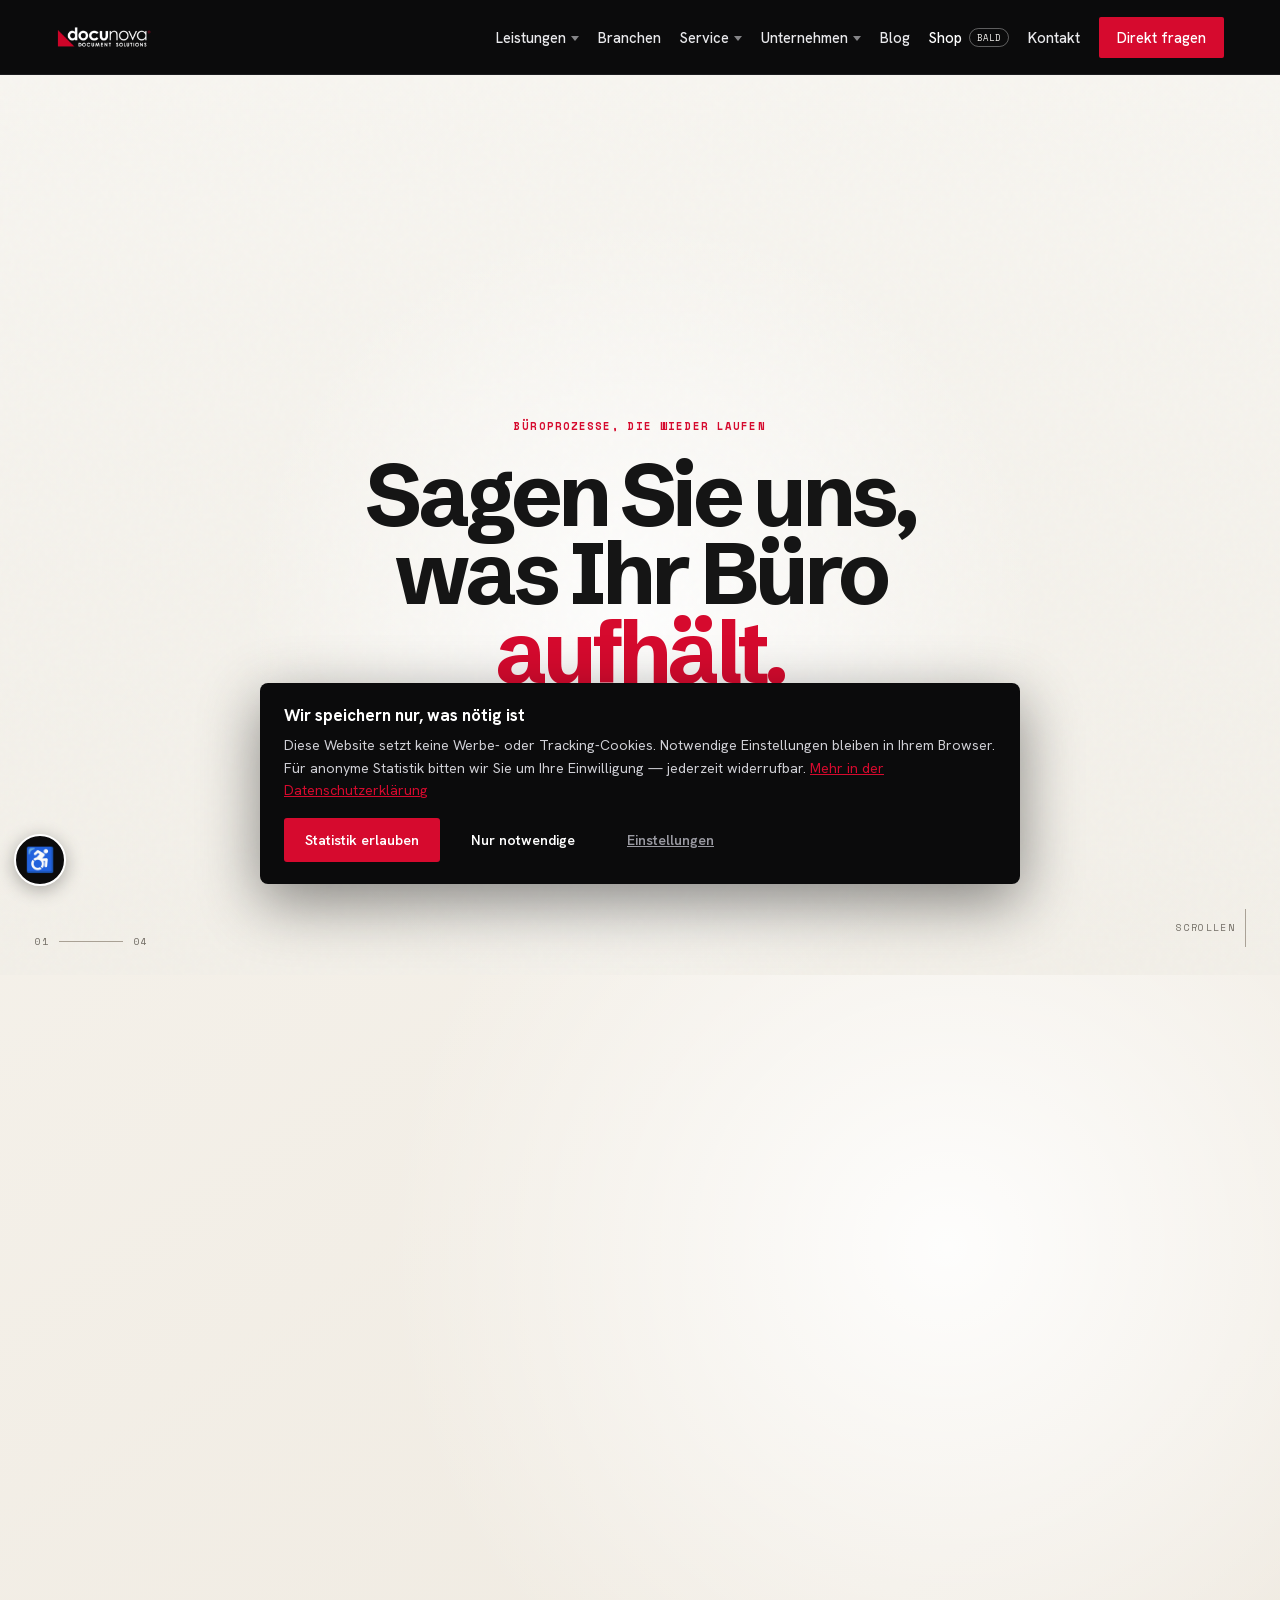
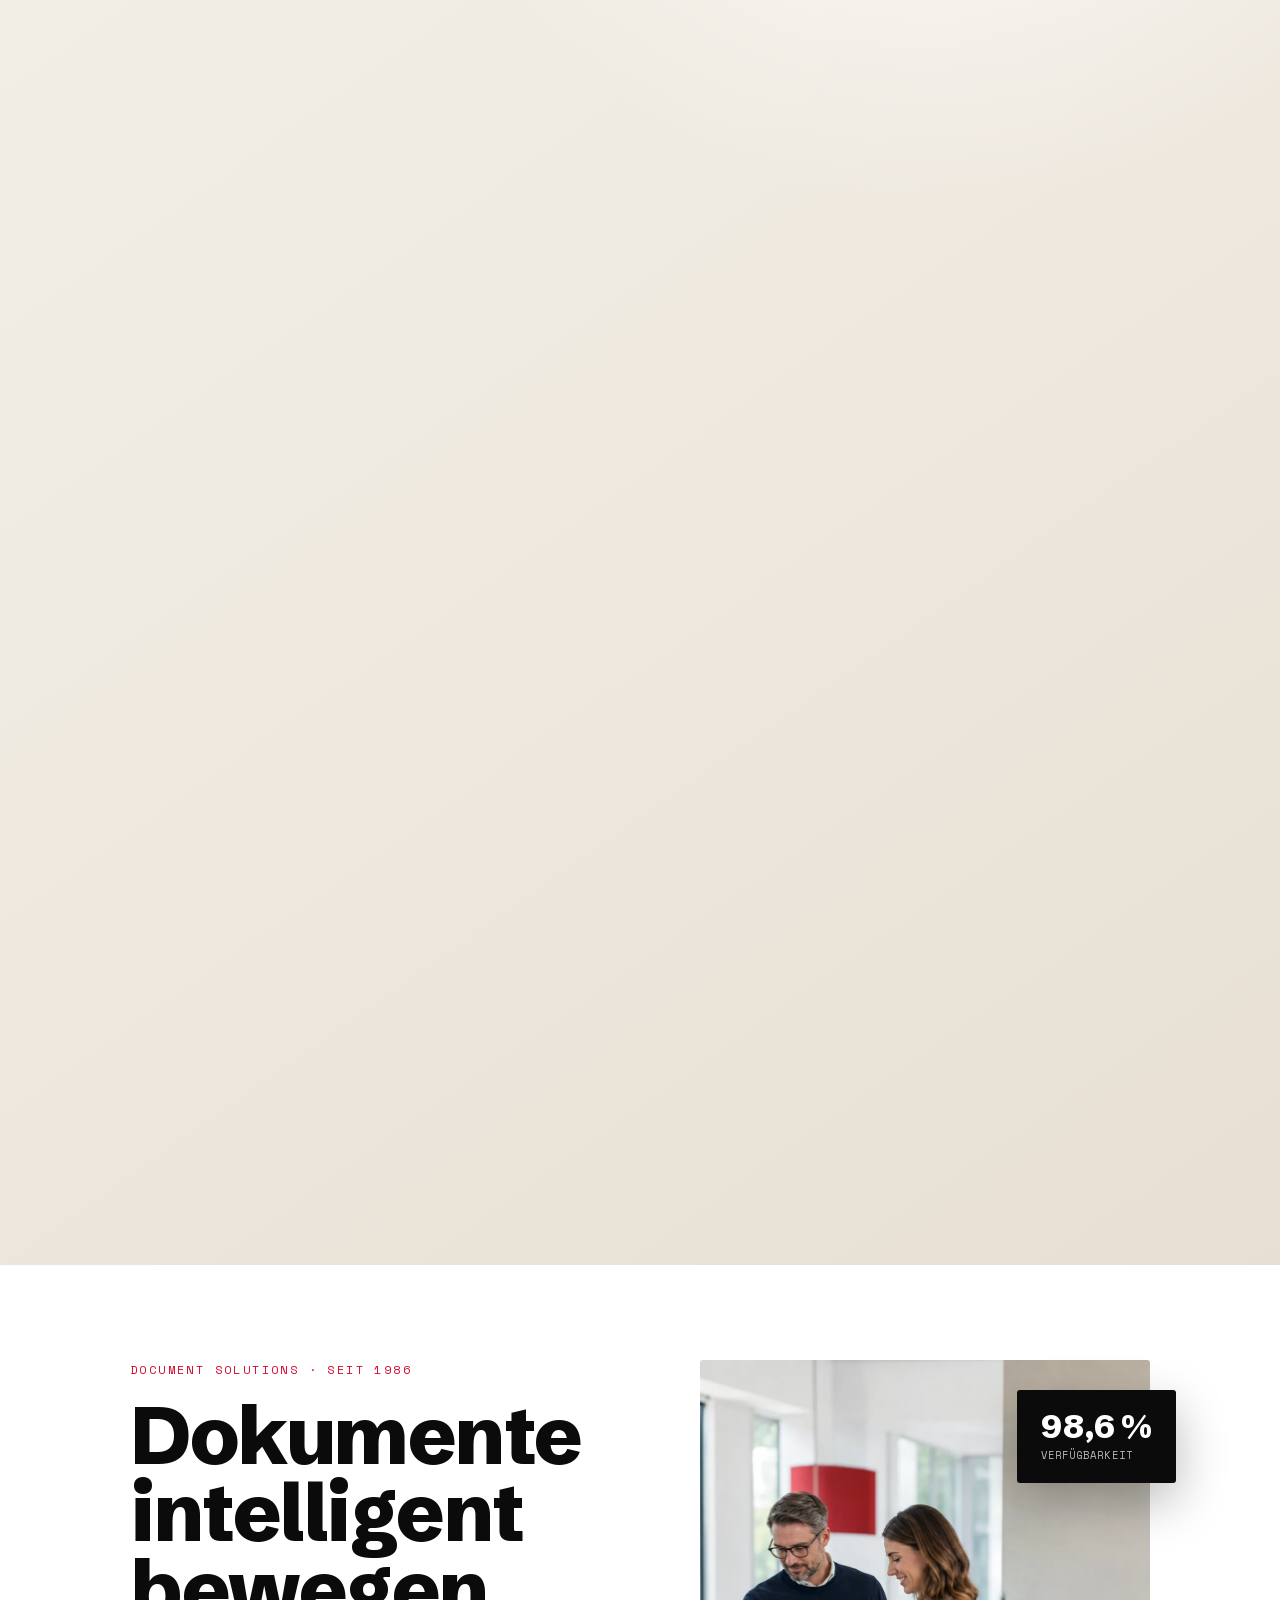
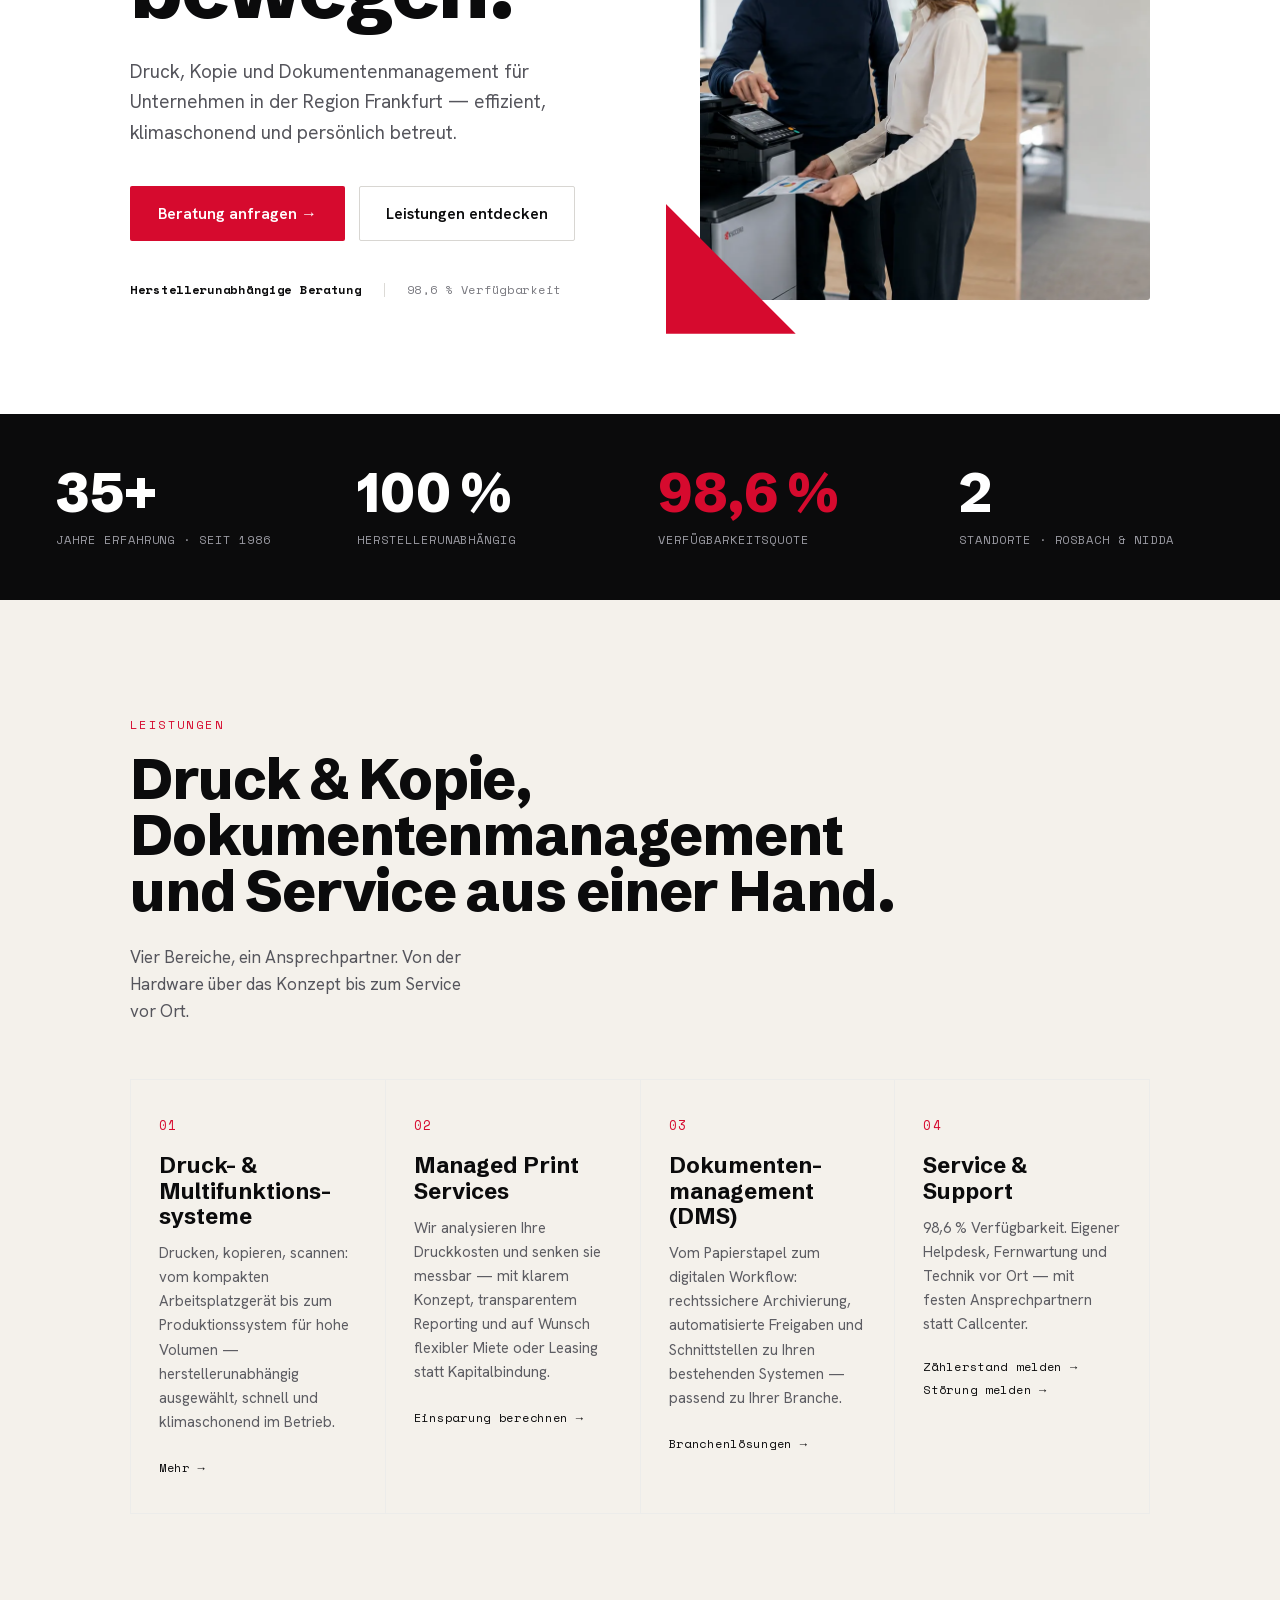
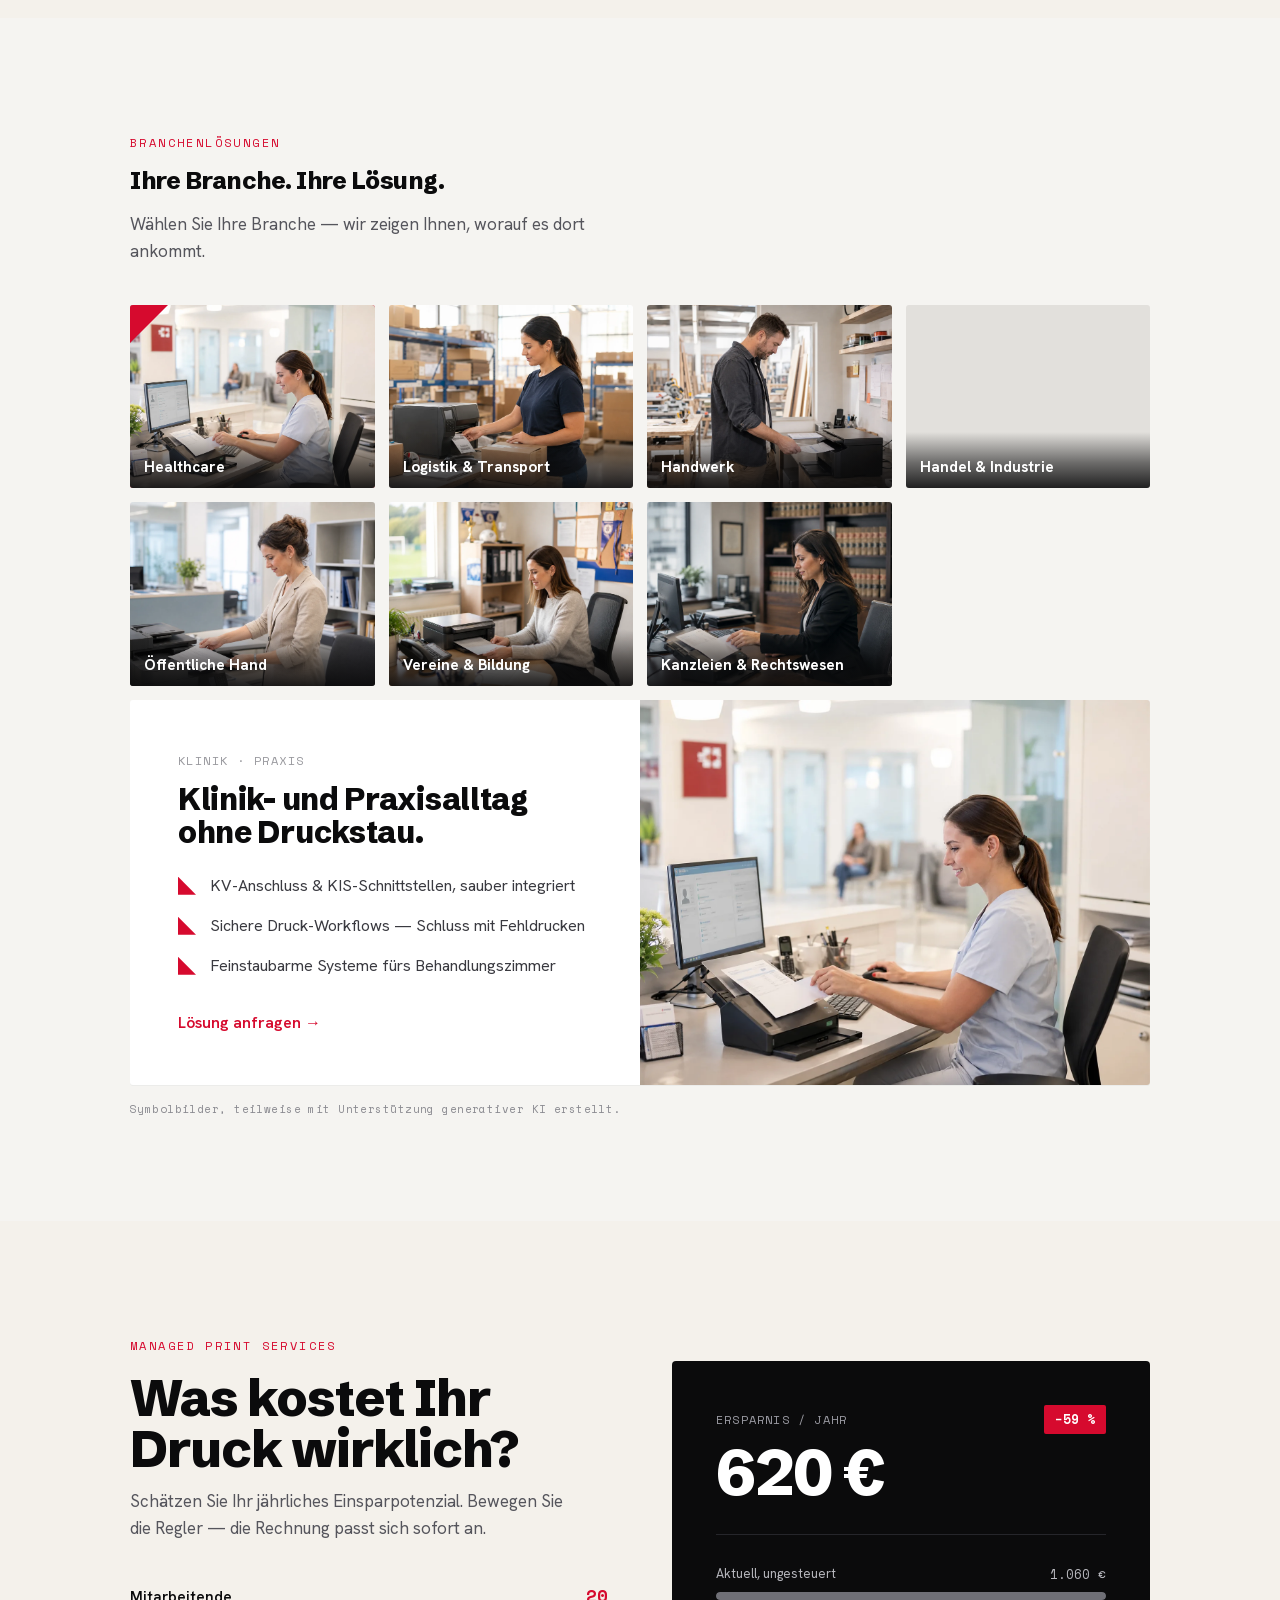
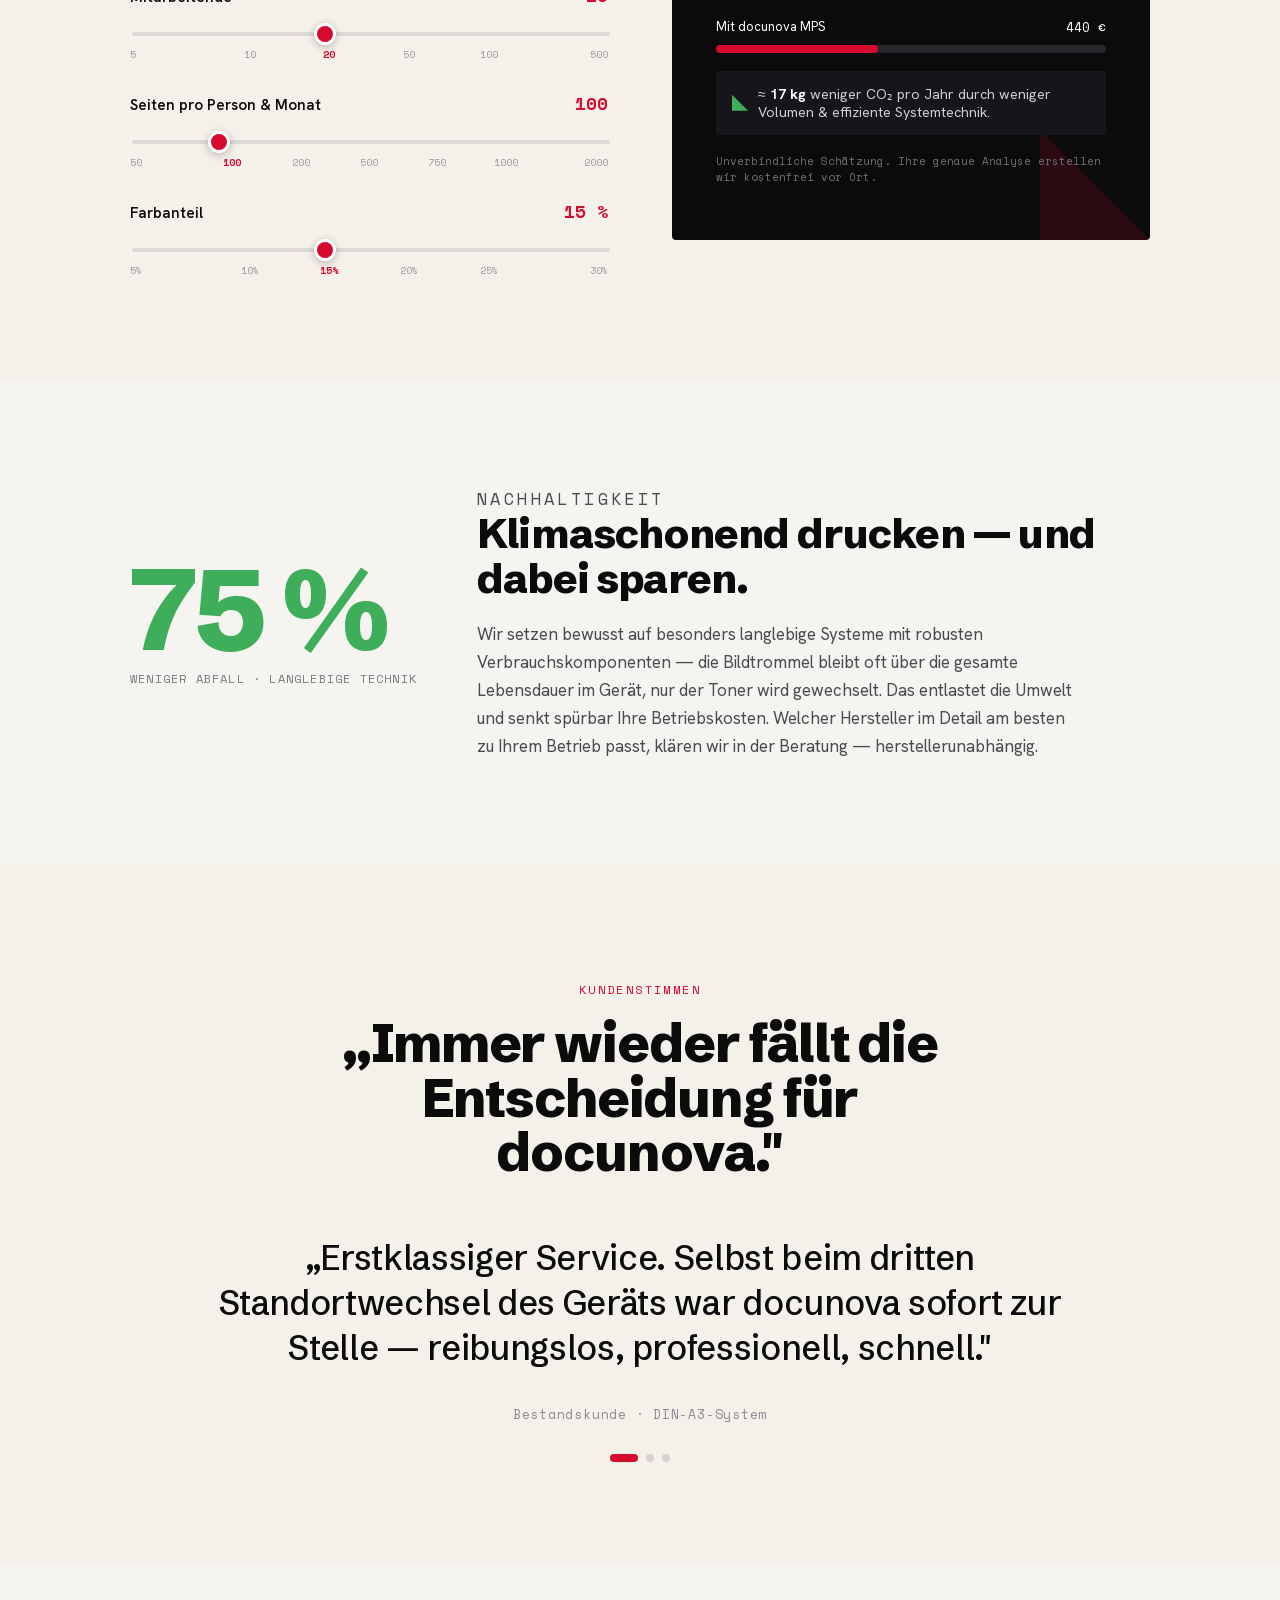
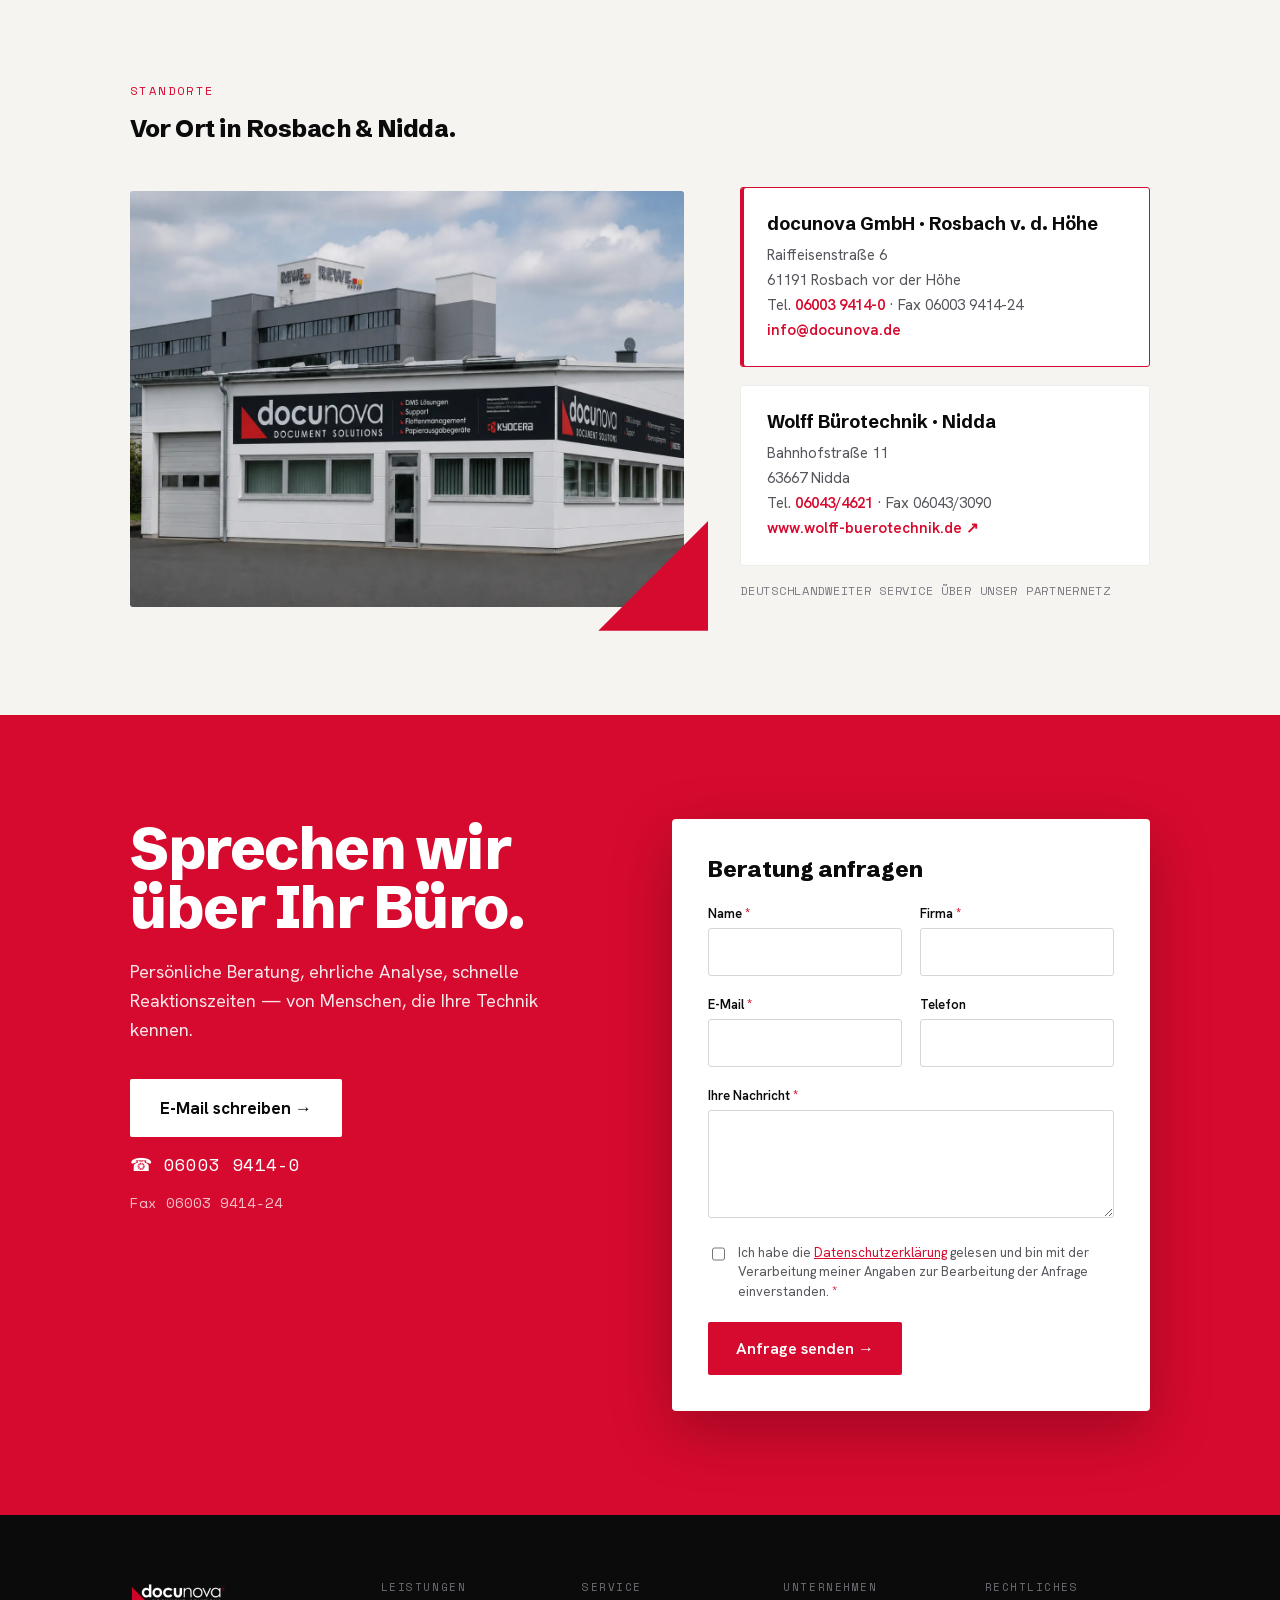
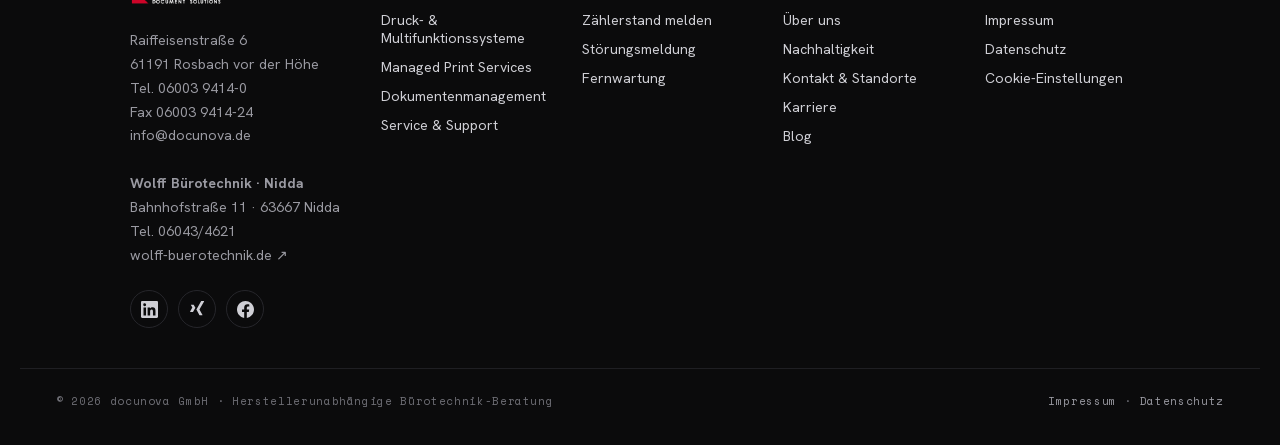
<file: index.html>
<!DOCTYPE html>
<html lang="de">
<head>
<meta charset="utf-8">
<meta name="viewport" content="width=device-width, initial-scale=1">
<title>docunova — Drucken &amp; Kopieren, Dokumente und Kommunikation</title>
<meta name="description" content="Was hält Ihr Büro auf? docunova optimiert seit 1986 Drucken &amp; Kopieren, Dokumentenprozesse und Kommunikation in Frankfurt und der Wetterau — persönlich.">
<meta name="robots" content="index,follow,max-image-preview:large">
<meta name="theme-color" content="#f4f1eb">
<link rel="canonical" href="https://docunova.de/">
<link rel="icon" href="favicon.svg" type="image/svg+xml">
<meta property="og:type" content="website">
<meta property="og:locale" content="de_DE">
<meta property="og:site_name" content="docunova">
<meta property="og:url" content="https://docunova.de/">
<meta property="og:title" content="docunova — Sagen Sie uns, was Ihr Büro aufhält.">
<meta property="og:description" content="Drucken &amp; Kopieren, Dokumente und Kommunikation — persönlich optimiert, seit 1986.">
<meta property="og:image" content="https://docunova.de/docunova-prozess-hero.webp">
<meta property="og:image:width" content="1672">
<meta property="og:image:height" content="941">
<meta property="og:image:alt" content="Optimierter Büroprozess mit Dokument, Tablet und Ausgabegerät">
<meta name="twitter:card" content="summary_large_image">
<meta name="twitter:title" content="docunova — Sagen Sie uns, was Ihr Büro aufhält.">
<meta name="twitter:description" content="Drucken &amp; Kopieren, Dokumente und Kommunikation — persönlich optimiert, seit 1986.">
<meta name="twitter:image" content="https://docunova.de/docunova-prozess-hero.webp">
<link rel="stylesheet" href="fonts-site.css">
<link rel="stylesheet" href="site.css?v=20260729-2">
<script type="application/ld+json">
{
  "@context": "https://schema.org",
  "@type": "ProfessionalService",
  "@id": "https://docunova.de/#unternehmen",
  "name": "docunova GmbH",
  "url": "https://docunova.de/",
  "logo": "https://docunova.de/logo.png",
  "image": "https://docunova.de/docunova-prozess-hero.webp",
  "description": "Herstellerunabhängige Beratung für Drucken und Kopieren, Managed Print Services, Dokumentenmanagement und Bürokommunikation.",
  "foundingDate": "1986",
  "telephone": "+49 6003 9414-0",
  "email": "info@docunova.de",
  "address": {
    "@type": "PostalAddress",
    "streetAddress": "Raiffeisenstraße 6",
    "postalCode": "61191",
    "addressLocality": "Rosbach vor der Höhe",
    "addressCountry": "DE"
  },
  "areaServed": {
    "@type": "AdministrativeArea",
    "name": "Region Frankfurt und Wetterau"
  },
  "sameAs": [
    "https://www.linkedin.com/company/docunova-gmbh/",
    "https://www.xing.com/pages/docunovagmbh",
    "https://www.facebook.com/docunovagmbh/"
  ],
  "department": {
    "@type": "ProfessionalService",
    "name": "Wolff Bürotechnik",
    "url": "https://wolff-buerotechnik.de/",
    "telephone": "+49 6043 4621",
    "faxNumber": "+49 6043 3090",
    "address": {
      "@type": "PostalAddress",
      "streetAddress": "Bahnhofstraße 11",
      "postalCode": "63667",
      "addressLocality": "Nidda",
      "addressCountry": "DE"
    }
  }
}
</script>
<script>
(function(){
  try{
    var s=JSON.parse(localStorage.getItem('dn-a11y')||'{}'),h=document.documentElement;
    if(s.bigtext)h.classList.add('a11y-bigtext');
    if(s.contrast)h.classList.add('a11y-contrast');
    if(s.gray)h.classList.add('a11y-gray');
    if(s.noanim)h.classList.add('a11y-noanim');
    localStorage.setItem('dn-view','hybrid');
    if(new URLSearchParams(location.search).has('embed'))h.classList.add('embedded');
  }catch(e){}
})();
</script>
<style>
  :root{
    --cream:#f4f1eb;
    --cream-2:#e9e3d8;
    --warm:#c9baa7;
    --story-ink:#151515;
    --chat-paper:#fbfaf7;
    --mono:'Space Mono',ui-monospace,monospace;
  }
  html,body{max-width:100%;overflow-x:clip}
  body{background:var(--cream)}
  .wrap{max-width:1080px;padding-left:30px;padding-right:30px}
  body.chat-open{background:#fff}
  .skip-link{position:fixed}

  /* Reduzierter Kopf für die erzählerische Variante */
  .hybrid-head{
    position:fixed;inset:0 0 auto;z-index:80;height:70px;
    color:#fff;background:rgba(11,11,12,.96);
    -webkit-backdrop-filter:blur(18px);backdrop-filter:blur(18px);
    border-bottom:1px solid rgba(255,255,255,.12)
  }
  .hybrid-head.scrolled,.hybrid-head.dark{color:#fff;background:rgba(11,11,12,.96);border-color:rgba(255,255,255,.12)}
  .hybrid-nav{height:100%;max-width:1080px;margin:auto;padding:0 30px;display:flex;align-items:center;justify-content:space-between;gap:24px}
  .hybrid-mark{display:flex;align-items:center;gap:11px;color:inherit;text-decoration:none}
  .hybrid-mark .tri{width:25px;height:25px;background:var(--red);clip-path:polygon(0 0,0 100%,100% 100%);flex:none}
  .hybrid-mark .name{font-family:'Schibsted Grotesk',sans-serif;font-size:1.16rem;font-weight:800;letter-spacing:-.03em;line-height:1}
  .hybrid-mark small{display:block;font:500 .5rem/1.2 var(--mono);letter-spacing:.18em;text-transform:uppercase;opacity:.55;margin-top:4px}
  .hybrid-links{display:flex;align-items:center;gap:28px}
  .hybrid-links>a{font-size:.86rem;font-weight:600;color:inherit;text-decoration:none}
  .hybrid-links>a:not(.direct):hover{color:var(--red)}
  .hybrid-links .direct{border:1px solid currentColor;padding:10px 17px;border-radius:999px}
  .hybrid-links .direct:hover{background:var(--red);border-color:var(--red);color:#fff}

  /* Scroll-Erzählung */
  .story{height:300svh;position:relative;background:
    radial-gradient(circle at 74% 42%,rgba(255,255,255,.9),rgba(255,255,255,0) 30%),
    linear-gradient(145deg,#f7f4ee 0%,#f0ebe2 58%,#e7dfd3 100%)}
  .story-pin{position:sticky;top:0;height:100svh;overflow:hidden;perspective:1500px;padding-top:70px}
  .story-noise{position:absolute;inset:0;opacity:.12;pointer-events:none;background-image:url("data:image/svg+xml,%3Csvg viewBox='0 0 180 180' xmlns='http://www.w3.org/2000/svg'%3E%3Cfilter id='n'%3E%3CfeTurbulence type='fractalNoise' baseFrequency='.85' numOctaves='3' stitchTiles='stitch'/%3E%3C/filter%3E%3Crect width='100%25' height='100%25' filter='url(%23n)' opacity='.2'/%3E%3C/svg%3E")}
  .story-counter{position:absolute;left:34px;bottom:28px;z-index:6;font:500 .64rem/1 var(--mono);letter-spacing:.16em;color:#716c64}
  .story-counter .bar{display:inline-block;width:64px;height:1px;background:#a9a195;margin:0 10px 3px;position:relative;overflow:hidden}
  .story-counter .bar::after{content:'';position:absolute;inset:0;background:var(--red);transform:scaleX(var(--story-p,0));transform-origin:left}
  .story-scroll{position:absolute;right:34px;bottom:28px;z-index:6;font:500 .61rem/1 var(--mono);letter-spacing:.14em;text-transform:uppercase;color:#716c64;display:flex;align-items:center;gap:10px}
  .story-scroll::after{content:'';width:1px;height:38px;background:#aaa297;animation:scrollCue 1.8s ease-in-out infinite}
  @keyframes scrollCue{0%,100%{transform:scaleY(.4);transform-origin:top;opacity:.4}50%{transform:scaleY(1);opacity:1}}

  .story-copy{position:absolute;z-index:5}
  .story-copy .story-kicker{font:600 .66rem/1.4 var(--mono);letter-spacing:.2em;text-transform:uppercase;color:var(--red);margin:0 0 22px}
  .story-copy h1,.story-copy h2{font-family:'Schibsted Grotesk',sans-serif;margin:0;color:var(--story-ink);letter-spacing:-.055em}
  .story-intro{inset:0;display:grid;place-content:center;text-align:center;padding:80px 24px 40px;pointer-events:none}
  .story-intro h1{font-size:clamp(3.4rem,6.8vw,7.2rem);line-height:.9;max-width:10ch}
  .story-intro .line{display:block}
  .story-intro .red{color:var(--red)}
  .story-copy.two{left:max(30px,calc((100vw - 1120px)/2));top:24vh;width:min(440px,38vw);max-width:none}
  .story-copy.two h2{font-size:clamp(2rem,3.25vw,3.35rem);line-height:.99}
  .story-copy.three{right:max(30px,calc((100vw - 1120px)/2));top:24vh;width:min(440px,38vw);max-width:none}
  .story-copy.three h2{font-size:clamp(2rem,3.25vw,3.35rem);line-height:.99}
  .story-copy.three p{font-size:clamp(1rem,1.45vw,1.22rem);line-height:1.55;color:#5d5851;max-width:38ch;margin:24px 0 0}

  .document-scene{position:absolute;z-index:3;left:50%;top:53%;width:min(560px,44vw);aspect-ratio:1.38;transform-style:preserve-3d;will-change:transform}
  .document-shadow{position:absolute;left:6%;right:6%;bottom:-6%;height:14%;background:rgba(35,28,20,.24);filter:blur(26px);border-radius:50%;transform:translateZ(-80px)}
  .document{
    position:absolute;inset:0;background:#fff;border:1px solid rgba(38,33,27,.2);
    box-shadow:0 40px 90px rgba(48,38,27,.2),0 3px 8px rgba(48,38,27,.08);
    overflow:hidden;transform-style:preserve-3d
  }
  .document::before{content:'DOCUNOVA / PROZESSAKTE 01';position:absolute;left:5.2%;top:5.5%;z-index:3;font:500 .6rem/1 var(--mono);letter-spacing:.18em;color:#777068}
  .document::after{content:'';position:absolute;left:5.2%;right:5.2%;top:10.5%;height:1px;background:#dcd7ce;z-index:3}
  .document-photo{position:absolute;left:5.2%;right:5.2%;top:15%;bottom:9%;overflow:hidden;background:#ded9d0}
  .document-photo img{width:100%;height:100%;object-fit:cover;object-position:36% center;filter:saturate(.78) contrast(.98);transform:scale(1.06);will-change:transform}
  .document-photo::after{content:'';position:absolute;inset:0;background:linear-gradient(100deg,rgba(250,248,242,.08),rgba(20,18,16,.05))}
  .document-fold{position:absolute;right:-1px;bottom:-1px;width:18%;aspect-ratio:1;background:linear-gradient(135deg,#b20727 0 49.5%,#e43552 50%);clip-path:polygon(0 100%,100% 0,100% 100%);z-index:5;filter:drop-shadow(-8px -7px 10px rgba(0,0,0,.12))}
  .process-map{position:absolute;inset:15% 5.2% 9%;z-index:4;pointer-events:none}
  .process-line{position:absolute;left:12%;right:12%;top:50%;height:2px;background:rgba(255,255,255,.55)}
  .process-line .done{display:block;width:100%;height:100%;background:var(--red);transform-origin:left;transform:scaleX(var(--process-p,0));box-shadow:0 0 16px rgba(214,10,46,.5)}
  .process-node{position:absolute;top:50%;transform:translate(-50%,-50%);width:112px;text-align:center;color:#fff}
  .process-node:nth-of-type(2){left:12%}.process-node:nth-of-type(3){left:37%}.process-node:nth-of-type(4){left:63%}.process-node:nth-of-type(5){left:88%}
  .process-node i{width:18px;height:18px;margin:0 auto 10px;background:#fff;border:5px solid rgba(17,17,18,.7);box-shadow:0 0 0 1px rgba(255,255,255,.8);border-radius:50%;display:block;transition:background .3s,border-color .3s}
  .process-node.on i{background:var(--red);border-color:#fff}
  .process-node span{display:inline-block;background:rgba(11,11,12,.78);-webkit-backdrop-filter:blur(8px);backdrop-filter:blur(8px);padding:7px 9px;font:500 .57rem/1.25 var(--mono);letter-spacing:.09em;text-transform:uppercase}
  .process-break{position:absolute;left:49%;top:calc(50% - 19px);width:40px;height:40px;background:rgba(244,241,235,.9);color:var(--red);display:grid;place-items:center;border-radius:50%;font:700 1.15rem/1 var(--mono);transform:scale(var(--break-scale,1))}

  .story-chat-preview{
    position:absolute;z-index:7;left:50%;top:50%;width:min(690px,86vw);
    transform:translate(-50%,-50%);opacity:0;pointer-events:none;text-align:center;color:var(--story-ink)
  }
  .story-chat-preview .label{font:500 .66rem/1.4 var(--mono);letter-spacing:.18em;text-transform:uppercase;color:#ff8fa3;margin-bottom:18px}
  .story-chat-preview h2{font-family:'Schibsted Grotesk',sans-serif;font-size:clamp(2.3rem,5vw,5rem);letter-spacing:-.05em;line-height:.95;margin:0 0 28px;text-shadow:0 2px 24px rgba(255,255,255,.8)}
  .preview-input{height:68px;background:#fff;color:#777;border-radius:4px;display:flex;align-items:center;text-align:left;padding:0 8px 0 22px;box-shadow:0 15px 45px rgba(0,0,0,.25);font-size:1rem}
  .preview-input span{flex:1}
  .preview-input b{width:52px;height:52px;background:var(--red);color:#fff;border-radius:3px;display:grid;place-items:center;font-size:1.4rem}

  /* Der letzte Scrollzustand ist der echte, bedienbare Chat — keine Vorschaugrafik. */
  .story-chat-live{
    position:absolute;z-index:10;inset:70px 0 0;display:grid;place-items:center;
    padding:24px;opacity:0;pointer-events:none;will-change:opacity,transform
  }
  .story-chat-live.active{pointer-events:auto}
  .story-chat-live .chat-shell{width:min(920px,calc(100vw - 48px));max-height:calc(100svh - 118px);overflow:auto;border:1px solid #dedbd4}
  .story-chat-live .chat-lead{padding:46px 48px 40px}
  .story-chat-live .chat-lead h3{font-size:clamp(2rem,3.4vw,3.2rem)}

  /* Chat als Teil der Seite */
  .conversation{position:relative;background:#0b0b0c;color:#fff;padding:115px 0 125px;overflow:hidden}
  .conversation::before{content:'';position:absolute;left:50%;top:-35vw;width:80vw;height:80vw;transform:translateX(-50%);background:radial-gradient(circle,rgba(214,10,46,.19),rgba(214,10,46,0) 68%);pointer-events:none}
  .conversation-wrap{position:relative;max-width:1180px;margin:auto;padding:0 36px}
  .conversation-head{display:grid;grid-template-columns:.8fr 1.2fr;gap:70px;align-items:end;margin-bottom:55px}
  .conversation-head .eyebrow{color:#ff6f83}
  .conversation-head h2{font-family:'Schibsted Grotesk',sans-serif;font-size:clamp(2.8rem,5.4vw,5.4rem);line-height:.92;letter-spacing:-.05em;margin:0;max-width:9ch}
  .conversation-head p{font-size:1.1rem;line-height:1.65;color:#b9b9bf;max-width:550px;margin:0}
  .chat-shell{background:var(--chat-paper);color:#111112;border-radius:9px;box-shadow:0 35px 110px rgba(0,0,0,.38);overflow:hidden;min-height:420px}
  .chat-lead{padding:60px 58px 52px;text-align:center}
  .chat-lead h3{font-family:'Schibsted Grotesk',sans-serif;font-weight:800;font-size:clamp(2rem,4vw,3.8rem);letter-spacing:-.04em;line-height:1.02;margin:0 auto 18px;max-width:18ch}
  .chat-lead>p{font-size:1rem;line-height:1.6;color:#5c5c58;margin:0 auto 32px;max-width:58ch}
  .chat-lead>.ai-disclosure{max-width:720px;margin:-10px auto 20px;padding:12px 15px;border:1px solid #d8d5cf;border-radius:3px;background:#f5f3ee;color:#555;text-align:left;font:500 .68rem/1.55 var(--mono);letter-spacing:.025em}
  .ai-disclosure strong{color:#111112}
  .ask{width:100%;max-width:720px;margin:auto;display:flex;background:#fff;border:1.5px solid #111112;border-radius:4px;box-shadow:4px 5px 0 rgba(17,17,18,.11)}
  .ask:focus-within{box-shadow:4px 5px 0 rgba(214,10,46,.25)}
  .ask input{flex:1;min-width:0;border:0;outline:0;background:transparent;padding:19px 10px 19px 21px;font:1rem/1.35 'Hanken Grotesk',sans-serif;color:#111112}
  .ask input::placeholder{color:#898986}
  .ask button{border:0;width:50px;height:50px;margin:6px;background:var(--red);color:#fff;border-radius:3px;display:grid;place-items:center;cursor:pointer}
  .ask button:hover{background:var(--red-dark)}
  .ask button:disabled{opacity:.55}
  .ask svg{width:20px}
  .chips{display:flex;justify-content:center;flex-wrap:wrap;gap:9px;margin:24px auto 0;max-width:780px}
  .chip{border:1px solid #d8d5cf;background:transparent;color:#56565b;border-radius:999px;padding:9px 14px;font:500 .7rem/1.25 var(--mono);cursor:pointer}
  .chip:hover{border-color:#111112;color:#111112;background:#fff}
  .chip:disabled{opacity:.42;cursor:not-allowed;pointer-events:none}
  .chat-assurance{margin:31px 0 0;font:500 .64rem/1.5 var(--mono);letter-spacing:.08em;color:#858580}
  .chat-assurance strong{color:#444}

  .protocol{display:none;height:min(730px,78svh);min-height:540px;flex-direction:column}
  .chat-shell.chatting .chat-lead{display:none}
  .chat-shell.chatting .protocol{display:flex}
  .sheet{flex:1;min-height:0;display:flex;flex-direction:column;position:relative;background:#fff;overflow:hidden}
  .sheet::before{content:'';position:absolute;left:72px;top:0;bottom:0;width:1px;background:rgba(214,10,46,.28)}
  .sheet-head{padding:18px 28px 16px 92px;border-bottom:1px solid #eceae5;display:flex;gap:14px;align-items:center}
  .sheet-head .t{font:600 .69rem/1 var(--mono);letter-spacing:.13em;text-transform:uppercase}
  .sheet-head .d{margin-left:auto;font:500 .68rem/1 var(--mono);color:#8b8b86}
  .log{flex:1;overflow-y:auto;padding:28px 28px 22px 0}
  .entry{display:flex;margin:0 0 25px}
  .entry .ts{flex:0 0 72px;text-align:center;padding-top:4px;font:500 .61rem/1 var(--mono);color:#99958e}
  .entry .msg{flex:1;min-width:0;padding-left:20px}
  .entry .who{font:600 .62rem/1 var(--mono);letter-spacing:.14em;text-transform:uppercase;color:#888;margin-bottom:8px}
  .entry.bot .who{color:var(--red)}
  .entry .body{font-size:.98rem;line-height:1.62;max-width:65ch;white-space:pre-wrap}
  .entry.user .body{color:#5c5c58}
  .entry .src{font:500 .6rem/1.5 var(--mono);color:#908f8a;margin-top:8px}
  .typing{display:inline-flex;gap:5px;padding:6px 0}
  .typing i{width:6px;height:6px;border-radius:50%;background:#8b8b86;animation:blink 1.2s infinite}
  .typing i:nth-child(2){animation-delay:.2s}.typing i:nth-child(3){animation-delay:.4s}
  @keyframes blink{0%,60%,100%{opacity:.25}30%{opacity:1}}
  .beta-notice{margin:0 25px 25px 92px;padding:14px 16px;background:rgba(214,10,46,.05);border-left:3px solid var(--red);font-size:.82rem;line-height:1.55;color:#5c5c58;max-width:65ch}
  .beta-notice a{color:var(--red)}
  .followups{display:flex;flex-wrap:wrap;gap:8px;margin-top:14px}
  .dock{padding:14px 22px 16px;border-top:1px solid #eceae5;background:#fbfaf7}
  .dock .ask{max-width:none;box-shadow:none}
  .dock-hint{text-align:center;margin:9px 0 0;font:500 .58rem/1.45 var(--mono);letter-spacing:.05em;color:#8b8b86}
  .chat-card{margin-top:16px;max-width:500px;border:1.5px solid #111112;border-radius:5px;background:#fff;box-shadow:4px 4px 0 rgba(17,17,18,.07);overflow:hidden}
  .chat-card-head{display:flex;justify-content:space-between;gap:12px;padding:13px 18px;background:#111112;color:#fff}
  .chat-card-head span{font:600 .64rem/1.3 var(--mono);letter-spacing:.12em;text-transform:uppercase}
  .chat-card-head small{font:500 .58rem/1.3 var(--mono);color:#aaa}
  .chat-card-body{padding:18px}
  .slider-row{margin-bottom:16px}
  .slider-row label{display:flex;justify-content:space-between;font-size:.82rem;font-weight:600;margin-bottom:8px}
  .slider-row output{font-family:var(--mono);color:var(--red)}
  .chat-result{border-top:1px dashed #d8d5cf;margin-top:5px;padding-top:15px;display:flex;align-items:baseline;gap:10px}
  .chat-result b{font-size:2rem;letter-spacing:-.03em}
  .chat-result span{font:500 .62rem/1.45 var(--mono);color:#666}
  .chat-note{font:500 .6rem/1.55 var(--mono);color:#888;margin:10px 0 0}
  .chat-actions{display:flex;gap:9px;flex-wrap:wrap;margin-top:15px}
  .mini-btn{display:inline-flex;border:0;border-radius:3px;padding:11px 15px;font-weight:700;font-size:.82rem;text-decoration:none;cursor:pointer}
  .mini-btn.red{background:var(--red);color:#fff}.mini-btn.ghost{background:#fff;color:#111;border:1px solid #ddd}
  .chat-form{display:grid;gap:10px}
  .chat-form input,.chat-form textarea{width:100%;border:1px solid #ddd9d2;border-radius:3px;padding:11px 12px;font: .85rem/1.4 'Hanken Grotesk',sans-serif}
  .chat-ok{padding:14px;background:#f2f0eb;border-left:3px solid var(--red);font-size:.86rem;line-height:1.55}

  /* Inhalt der klassischen Seite */
  .proof{background:#fff;color:var(--ink);padding:0 0 110px}
  .proof-bridge{max-width:1080px;margin:auto;padding:110px 30px 80px;display:grid;grid-template-columns:1fr 1.2fr;gap:80px;align-items:end}
  .proof-bridge h2{font-family:'Schibsted Grotesk',sans-serif;font-size:clamp(2.5rem,5.2vw,5.6rem);line-height:.93;letter-spacing:-.05em;margin:0}
  .proof-bridge p{font-size:1.12rem;line-height:1.65;color:var(--muted);max-width:510px;margin:0}
  .proof-stats{max-width:1080px;margin:auto;padding:0 30px;display:grid;grid-template-columns:repeat(4,1fr);border-top:1px solid var(--line);border-left:1px solid var(--line)}
  .proof-stat{padding:30px;border-right:1px solid var(--line);border-bottom:1px solid var(--line)}
  .proof-stat b{display:block;font-family:'Schibsted Grotesk',sans-serif;font-size:clamp(2.3rem,4vw,4rem);line-height:1;letter-spacing:-.04em}
  .proof-stat b.red{color:var(--red)}
  .proof-stat span{display:block;margin-top:10px;font:500 .66rem/1.5 var(--mono);letter-spacing:.09em;color:#777}
  .detail-section{padding:110px 0}
  .detail-section.soft{background:var(--soft)}
  .section-head{display:grid;grid-template-columns:1.15fr .65fr;gap:60px;align-items:end;margin-bottom:54px}
  .section-head h2{font-family:'Schibsted Grotesk',sans-serif;font-size:clamp(2.4rem,4.7vw,4.7rem);line-height:.95;letter-spacing:-.045em;margin:0}
  .section-head>p{font-size:1.05rem;line-height:1.65;color:var(--muted);margin:0}
  .service-grid{display:grid;grid-template-columns:repeat(4,1fr);border-left:1px solid var(--line);border-top:1px solid var(--line)}
  .service-card{padding:34px 27px;border-right:1px solid var(--line);border-bottom:1px solid var(--line);min-height:330px;display:flex;flex-direction:column}
  .service-card .num{font:600 .7rem/1 var(--mono);letter-spacing:.14em;color:var(--red)}
  .service-card h3{font-family:'Schibsted Grotesk',sans-serif;font-size:1.35rem;line-height:1.1;margin:24px 0 14px}
  .service-card p{font-size:.94rem;line-height:1.62;color:var(--muted);margin:0 0 24px}
  .service-card a{margin-top:auto;font:600 .68rem/1.4 var(--mono);color:var(--ink);text-decoration:none}
  .service-card a:hover{color:var(--red)}
  .sector-grid{display:grid;grid-template-columns:repeat(4,1fr);gap:12px}
  .sector{position:relative;aspect-ratio:4/3;overflow:hidden;background:#ddd;border:0;text-align:left;padding:0;cursor:pointer}
  .sector img{width:100%;height:100%;object-fit:cover;display:block;transition:transform .5s cubic-bezier(.16,1,.3,1)}
  .sector:hover img{transform:scale(1.05)}
  .sector span{position:absolute;inset:auto 0 0;padding:30px 13px 12px;color:#fff;font-weight:700;font-size:.92rem;background:linear-gradient(transparent,rgba(0,0,0,.82))}
  .sector-detail{margin-top:12px;background:#fff;display:grid;grid-template-columns:1fr 1fr;min-height:360px}
  .sector-copy{padding:46px}
  .sector-copy small{font:600 .68rem/1 var(--mono);letter-spacing:.14em;color:#888}
  .sector-copy h3{font-family:'Schibsted Grotesk',sans-serif;font-size:2rem;line-height:1.08;margin:16px 0 24px}
  .sector-copy ul{list-style:none;padding:0;margin:0;display:grid;gap:15px}
  .sector-copy li{display:flex;gap:12px;line-height:1.5;color:#444}
  .sector-copy li::before{content:'';width:16px;height:16px;background:var(--red);clip-path:polygon(0 0,0 100%,100% 100%);flex:none;margin-top:3px}
  .sector-photo img{width:100%;height:100%;object-fit:cover;display:block}
  .calc-grid{display:grid;grid-template-columns:1fr 1fr;gap:70px;align-items:center}
  .calc-copy h2{font-family:'Schibsted Grotesk',sans-serif;font-size:clamp(2.4rem,4.4vw,4.3rem);line-height:.96;letter-spacing:-.045em;margin:0 0 18px}
  .calc-copy>p{font-size:1.05rem;line-height:1.6;color:var(--muted);max-width:480px}
  .calc-sliders{display:grid;gap:26px;margin-top:38px}
  .calc-row .top{display:flex;justify-content:space-between;margin-bottom:10px;font-size:.92rem;font-weight:600}
  .calc-row output{font-family:var(--mono);color:var(--red)}
  .ticks{display:flex;justify-content:space-between;margin-top:8px;font:500 .58rem/1 var(--mono);color:#999}
  input[type=range]{width:100%;accent-color:var(--red)}
  .calc-panel{background:#0b0b0c;color:#fff;padding:44px;position:relative;overflow:hidden}
  .calc-panel::after{content:'';position:absolute;right:-50px;bottom:-50px;width:170px;height:170px;background:rgba(214,10,46,.25);clip-path:polygon(0 0,0 100%,100% 100%)}
  .calc-panel .label{font:500 .67rem/1 var(--mono);letter-spacing:.13em;color:#999}
  .calc-save{font-family:'Schibsted Grotesk',sans-serif;font-weight:800;font-size:clamp(3rem,6vw,5rem);line-height:1;margin:9px 0 32px}
  .calc-bars{display:grid;gap:20px;position:relative;z-index:1}
  .calc-bar .top{display:flex;justify-content:space-between;font:500 .7rem/1 var(--mono);color:#bbb;margin-bottom:8px}
  .bar-track{height:8px;background:#2b2b2e;border-radius:5px;overflow:hidden}
  .bar-track i{display:block;height:100%;background:#777;border-radius:5px}
  .bar-track i.opt{background:var(--red);transition:width .3s}
  .calc-foot{position:relative;z-index:1;border-top:1px solid #29292c;margin-top:28px;padding-top:18px;font-size:.85rem;line-height:1.55;color:#bbb}
  .green-section{background:#ecefe8}
  .green-grid{display:grid;grid-template-columns:.7fr 1.3fr;gap:70px;align-items:center}
  .green-num{font-family:'Schibsted Grotesk',sans-serif;font-size:clamp(5rem,10vw,10rem);font-weight:800;letter-spacing:-.06em;line-height:.8;color:#308e4b}
  .green-grid h2{font-family:'Schibsted Grotesk',sans-serif;font-size:clamp(2.2rem,4vw,4rem);line-height:.98;letter-spacing:-.04em;margin:0 0 20px}
  .green-grid p{font-size:1.05rem;line-height:1.65;color:#4a4a50;max-width:650px}
  .quote{text-align:center;max-width:920px;margin:auto;padding:0 36px}
  .quote blockquote{font-family:'Schibsted Grotesk',sans-serif;font-size:clamp(1.7rem,3.4vw,3.5rem);line-height:1.2;letter-spacing:-.03em;margin:0}
  .quote cite{display:block;margin-top:28px;font:500 .7rem/1.5 var(--mono);letter-spacing:.1em;color:#888;font-style:normal}
  .location-grid{display:grid;grid-template-columns:1.1fr .9fr;gap:55px;align-items:center}
  .location-photo{position:relative}
  .location-photo img{width:100%;aspect-ratio:4/3;object-fit:cover;display:block}
  .location-photo::after{content:'';position:absolute;right:-24px;bottom:-24px;width:110px;height:110px;background:var(--red);clip-path:polygon(100% 0,0 100%,100% 100%)}
  .location-copy h2{font-family:'Schibsted Grotesk',sans-serif;font-size:clamp(2.4rem,4.5vw,4.6rem);line-height:.95;letter-spacing:-.045em;margin:0 0 32px}
  .location-card{padding:21px 0;border-top:1px solid #d8d5cf}
  .location-card h3{font-size:1.05rem;margin:0 0 7px}
  .location-card p{font-size:.92rem;line-height:1.65;color:var(--muted);margin:0}
  .location-card a{color:var(--red)}
  .contact{background:var(--red);color:#fff;position:relative;overflow:hidden}
  .contact::before{content:'';position:absolute;left:-100px;bottom:-100px;width:360px;height:360px;border:2px solid rgba(255,255,255,.2);clip-path:polygon(0 0,0 100%,100% 100%)}
  .contact-grid{position:relative;display:grid;grid-template-columns:1fr 1fr;gap:65px;align-items:start}
  .contact h2{font-family:'Schibsted Grotesk',sans-serif;font-size:clamp(2.7rem,5vw,5rem);line-height:.92;letter-spacing:-.05em;margin:0}
  .contact-lead{font-size:1.1rem;line-height:1.6;max-width:460px;color:rgba(255,255,255,.9);margin:24px 0 34px}
  .contact-direct{display:flex;flex-direction:column;align-items:flex-start;gap:13px}
  .contact-direct a{color:#fff;text-decoration:none;font-family:var(--mono)}
  .contact-direct .mail{background:#fff;color:#111;font-family:'Hanken Grotesk',sans-serif;font-weight:700;padding:16px 25px}
  .kform{background:#fff;color:#111;padding:34px;border-radius:4px;box-shadow:0 20px 60px rgba(0,0,0,.22)}
  .kform h3{font-family:'Schibsted Grotesk',sans-serif;font-size:1.5rem;margin:0 0 22px}
  .kform .consent{display:flex;gap:10px;align-items:flex-start;font-size:.8rem;line-height:1.5;color:#666;margin:0 0 18px}
  .kform .consent input{margin-top:3px;accent-color:var(--red)}
  .kform .consent a{color:var(--red)}

  @media(max-width:980px){
    .story-copy.two{left:5vw}.story-copy.three{right:5vw}
    .document-scene{width:76vw}
    .conversation-head,.proof-bridge,.section-head{grid-template-columns:1fr;gap:24px}
    .service-grid{grid-template-columns:1fr 1fr}
    .sector-grid{grid-template-columns:repeat(3,1fr)}
    .calc-grid,.green-grid,.location-grid,.contact-grid{grid-template-columns:1fr;gap:44px}
    .proof-stats{grid-template-columns:1fr 1fr}
  }
  @media(max-width:1180px){
    .service-grid{grid-template-columns:1fr 1fr}
  }
  @media(max-width:700px){
    .wrap{padding-left:20px;padding-right:20px}
    .hybrid-head{height:62px}
    .hybrid-nav{padding:0 18px}
    .hybrid-mark small,.hybrid-links>a:not(.direct){display:none}
    .hybrid-links{gap:0}
    .hybrid-links .direct{padding:9px 14px;font-size:.78rem}
    .story{height:260svh}
    .story-intro{padding-inline:18px}
    .story-intro h1{font-size:clamp(2.8rem,13.5vw,4.5rem);max-width:8.5ch}
    .story-copy.two,.story-copy.three{left:20px;right:20px;top:15vh;max-width:none}
    .story-copy.two h2,.story-copy.three h2{font-size:clamp(2.2rem,10vw,3.4rem);max-width:10ch}
    .story-copy.three p{font-size:.96rem;max-width:32ch}
    .document-scene{width:86vw;aspect-ratio:.86;top:59%}
    .document-photo{left:6%;right:6%;top:13%;bottom:7%}
    .document::before{left:6%;top:4.5%;font-size:.48rem}
    .document::after{left:6%;right:6%;top:9%}
    .process-map{inset:13% 6% 7%}
    .process-line{left:50%;right:auto;top:12%;bottom:12%;width:2px;height:auto}
    .process-line .done{width:100%;height:100%;transform:scaleY(var(--process-p,0));transform-origin:top}
    .process-node{left:50%!important;top:auto;transform:translate(-50%,-50%);width:130px}
    .process-node:nth-of-type(2){top:12%}.process-node:nth-of-type(3){top:37%}.process-node:nth-of-type(4){top:63%}.process-node:nth-of-type(5){top:88%}
    .process-node i{margin-bottom:5px}
    .process-break{left:calc(50% - 20px);top:calc(50% - 20px)}
    .story-chat-preview{width:89vw}
    .story-chat-preview h2{font-size:2.55rem}
    .preview-input{height:60px;padding-left:15px;font-size:.82rem}
    .preview-input b{width:46px;height:46px}
    .story-chat-live{inset:62px 0 0;padding:14px}
    .story-chat-live .chat-shell{width:100%;max-height:calc(100svh - 90px)}
    .story-chat-live .chat-lead{padding:34px 14px 28px}
    .story-chat-live .chat-lead h3{font-size:2rem}
    .story-counter{left:18px;bottom:18px}.story-scroll{right:18px;bottom:18px}
    .conversation{padding:80px 0}
    .conversation-wrap{padding:0 18px}
    .conversation-head{margin-bottom:35px}
    .conversation-head h2{font-size:3.2rem}
    .chat-lead{padding:40px 16px 34px}
    .chat-lead h3{font-size:2.25rem}
    .ask input{font-size:.9rem;padding-left:14px}
    .protocol{height:76svh;min-height:520px}
    .sheet::before{left:20px}
    .sheet-head{padding:14px 14px 13px 32px}
    .log{padding:20px 13px 15px 0}
    .entry .ts{flex-basis:20px;font-size:0}
    .entry .msg{padding-left:13px}
    .beta-notice{margin-left:33px}
    .dock{padding:10px}
    .dock-hint{font-size:.5rem}
    .proof{padding-bottom:70px}
    .proof-bridge{padding:75px 20px 55px}
    .proof-stats{padding:0 20px}
    .proof-stat{padding:24px 18px}
    .detail-section{padding:75px 0}
    .section-head{margin-bottom:38px}
    .service-grid{grid-template-columns:1fr}
    .service-card{min-height:0}
    .sector-grid{grid-template-columns:1fr 1fr}
    .sector-detail{grid-template-columns:1fr}
    .sector-copy{padding:30px 22px}
    .sector-photo{height:260px;grid-row:1}
    .calc-panel{padding:30px 22px}
    .quote{padding:0 20px}
    .location-photo::after{right:-8px;bottom:-12px;width:80px;height:80px}
    .kform{padding:26px 18px}
  }
  /* Ruhige Apple-artige Scrollstrecke: eine Achse, ein Motiv, keine Überlagerung. */
  .story{height:310svh}
  .story-pin{background:
    radial-gradient(circle at 50% 60%,rgba(255,255,255,.9),rgba(255,255,255,0) 48%),
    linear-gradient(180deg,#f7f5f0 0%,#f2efe8 100%)}
  .story-intro{padding-top:100px}
  .story-copy.two,.story-copy.three{
    left:50%;right:auto;top:15.5%;width:min(850px,calc(100vw - 48px));max-width:none;
    text-align:center;opacity:0
  }
  .story-copy.two h2,.story-copy.three h2{
    font-size:clamp(2.1rem,3.6vw,3.75rem);line-height:1.02;max-width:15ch;margin-inline:auto
  }
  .story-copy.two h2{max-width:none}
  .story-history{display:block;max-width:15ch;margin-inline:auto}
  .story-services{
    display:block;max-width:38ch;margin:clamp(18px,2vw,28px) auto 0;
    font-size:.48em;font-weight:600;line-height:1.18;letter-spacing:-.025em;color:#4f4a43
  }
  .story-copy.two .story-kicker,.story-copy.three .story-kicker{margin-bottom:14px}
  .story-copy.three p{max-width:42ch;margin:18px auto 0;font-size:1.05rem}
  .story-visual{
    position:absolute;z-index:3;left:50%;top:66%;
    width:min(920px,calc((100svh - 330px)*1.777),calc(100vw - 64px));
    margin:0;opacity:0;will-change:transform,opacity
  }
  .story-visual picture,.story-visual>img{display:block;width:100%}
  .story-visual>img{
    aspect-ratio:1672/941;object-fit:cover;border-radius:2px;
    box-shadow:0 24px 65px rgba(72,59,43,.13)
  }
  .paper-light{
    position:absolute;z-index:1;left:49.7%;top:69.8%;width:28%;aspect-ratio:1.65;
    transform:translate(-50%,-50%);
    background:radial-gradient(ellipse at center,rgba(255,251,232,.88) 0%,rgba(255,248,219,.38) 36%,rgba(255,255,255,0) 74%);
    mix-blend-mode:screen;opacity:var(--brand-light,0);pointer-events:none;will-change:opacity
  }
  .paper-brand{
    position:absolute;z-index:2;left:49.7%;top:70.8%;width:11.4%;aspect-ratio:300/94;
    transform:translate(-50%,-50%) rotate(.25deg);
    opacity:var(--brand-reveal,0);overflow:hidden;mix-blend-mode:multiply;
    filter:blur(var(--brand-blur,1.1px));
    pointer-events:none;will-change:opacity,filter
  }
  .paper-brand img{
    display:block;width:100%;height:100%;aspect-ratio:300/94;object-fit:contain;
    filter:brightness(0);opacity:.72;box-shadow:none;border-radius:0
  }
  .paper-brand::before{
    content:'';position:absolute;z-index:2;left:1.3%;top:23%;width:19.2%;height:59%;
    background:var(--red);clip-path:polygon(0 0,0 100%,100% 100%);opacity:.88
  }
  .paper-brand::after{
    content:'';position:absolute;z-index:3;top:-45%;bottom:-45%;left:-45%;width:34%;
    background:linear-gradient(90deg,transparent,rgba(255,255,255,.88),transparent);
    transform:translateX(var(--brand-x,0%)) rotate(12deg);
    mix-blend-mode:screen;opacity:var(--brand-light,0);will-change:transform,opacity
  }
  .story-visual figcaption{
    padding-top:13px;text-align:center;font:500 .62rem/1.5 var(--mono);
    letter-spacing:.13em;text-transform:uppercase;color:#7e786f
  }
  .story-chat-live{background:linear-gradient(180deg,rgba(244,241,235,.05),rgba(244,241,235,.96) 25%,rgba(244,241,235,1))}
  .story-chat-live .chat-shell{box-shadow:0 25px 70px rgba(57,46,34,.16)}

  @media(max-width:700px){
    .story{height:285svh}
    .story-copy.two,.story-copy.three{top:15%;width:calc(100vw - 36px)}
    .story-copy.two h2,.story-copy.three h2{font-size:clamp(1.75rem,8.2vw,2.35rem);max-width:14ch}
    .story-copy.two h2{max-width:none}
    .story-history{max-width:13ch}
    .story-services{max-width:28ch;font-size:.62em;margin-top:16px;line-height:1.25}
    .story-copy.three p{font-size:.92rem;line-height:1.5;margin-top:13px}
    .story-visual{top:62%;width:calc(100vw - 32px)}
    .story-visual figcaption{font-size:.5rem;letter-spacing:.08em;padding-top:9px}
    .story-chat-live .chat-lead>p{font-size:.9rem;margin-bottom:22px}
    .story-chat-live .chat-lead>.ai-disclosure{margin:-3px auto 18px;padding:10px 12px;font-size:.62rem;line-height:1.5}
    .story-chat-live .chips{max-height:92px;overflow:hidden}
    .story-chat-live .chat-assurance{margin-top:20px}
  }

  @media(prefers-reduced-motion:reduce){
    .story{height:auto;min-height:100svh}
    .story-pin{position:relative;min-height:100svh}
    .story-intro{position:relative;min-height:100svh}
    .document-scene,.story-visual,.story-copy.two,.story-copy.three,.story-chat-preview,.story-counter,.story-scroll{display:none!important}
    .story-chat-live{position:relative;inset:auto;opacity:1!important;pointer-events:auto;padding:90px 20px 40px}
  }
  /* Abschnittsgestaltung der Leistungsseite */
  .sec-head h2{font-size:clamp(2.1rem,4.4vw,3.75rem);letter-spacing:-.02em}
  .sec-intro{font-size:1.06rem;line-height:1.6;color:var(--muted);max-width:340px;margin:0}
  .section{padding:104px 0}
  .section.soft{background:var(--soft)}

  .hero{background:var(--paper);padding:84px 0 104px}
  .hero-grid{display:grid;grid-template-columns:1.05fr .95fr;gap:72px;align-items:center}
  .hero .h-display{font-size:clamp(2.875rem,6.4vw,6.25rem);line-height:.94;letter-spacing:-.03em}
  .hero-sub{font-size:1.19rem;line-height:1.6;color:var(--muted);max-width:480px;margin:30px 0 0}
  .hero-ctas{display:flex;gap:14px;margin-top:38px;flex-wrap:wrap}
  .hero-trust{display:flex;align-items:center;gap:22px;margin-top:40px;font-family:'Space Mono',monospace;font-size:.75rem;letter-spacing:.06em;color:#7a7a80}
  .hero-trust b{color:var(--ink);font-weight:700}
  .hero-trust .sep{width:1px;height:14px;background:#dcdad6}
  .hero-media{position:relative;height:540px}
  .hero-photo{position:absolute;inset:0;border-radius:3px;overflow:hidden}
  .hero-photo img{width:100%;height:100%;object-fit:cover;object-position:35% center;display:block}
  .hero-tri{position:absolute;left:-34px;bottom:-34px;width:130px;height:130px;background:var(--red);clip-path:polygon(0 0,0 100%,100% 100%)}
  .hero-badge{position:absolute;top:30px;right:-26px;background:var(--ink);color:#fff;padding:20px 24px;border-radius:3px;box-shadow:0 18px 50px rgba(0,0,0,.28)}
  .hero-badge .num{font-family:'Schibsted Grotesk',sans-serif;font-weight:800;font-size:2.1rem;line-height:1}
  .hero-badge .lbl{font-family:'Space Mono',monospace;font-size:.66rem;letter-spacing:.1em;color:#b9b9bf;margin-top:4px}

  .stats{background:var(--ink);color:#fff;padding:18px 0}
  .stats-grid{max-width:1240px;margin:0 auto;padding:34px 36px;display:grid;grid-template-columns:repeat(4,1fr);gap:36px}
  .stat .num{font-family:'Schibsted Grotesk',sans-serif;font-weight:800;font-size:3.4rem;line-height:1;color:#fff}
  .stat .num.red{color:var(--red)}
  html.a11y-contrast .stat .num.red{color:#ff8fa3}
  .stat .lbl{font-family:'Space Mono',monospace;font-size:.75rem;letter-spacing:.08em;color:var(--dark-muted);margin-top:10px}

  .cards4{display:grid;grid-template-columns:repeat(4,1fr);gap:0;border-left:1px solid var(--line);border-top:1px solid var(--line)}
  .card{padding:36px 28px;border-right:1px solid var(--line);border-bottom:1px solid var(--line);transition:background .3s;scroll-margin-top:90px}
  .card:hover{background:#faf9f6}
  .card .idx{font-family:'Space Mono',monospace;font-size:.8rem;color:var(--red);letter-spacing:.1em}
  .card h3{font-family:'Schibsted Grotesk',sans-serif;font-weight:700;font-size:1.38rem;line-height:1.15;margin:18px 0 12px}
  .card p{font-size:.94rem;line-height:1.6;color:var(--muted2);margin:0 0 22px}
  .card .more{font-family:'Space Mono',monospace;font-size:.75rem;letter-spacing:.06em;color:var(--ink);text-decoration:none;display:inline-block}
  .card .more:hover{color:var(--red)}
  .card .links{display:flex;flex-direction:column;gap:6px}

  .branche-grid{display:grid;grid-template-columns:repeat(4,1fr);gap:14px;margin-bottom:14px}
  .branche-tile{position:relative;border:none;padding:0;margin:0;cursor:pointer;border-radius:3px;overflow:hidden;aspect-ratio:4/3;background:#e2e0dc;text-align:left;font-family:'Hanken Grotesk',sans-serif;display:block}
  .branche-tile img{width:100%;height:100%;object-fit:cover;display:block;transition:transform .45s cubic-bezier(.16,1,.3,1)}
  .branche-tile:hover img,.branche-tile:focus-visible img{transform:scale(1.06)}
  .branche-tile .cap{position:absolute;left:0;right:0;bottom:0;padding:26px 14px 12px;background:linear-gradient(to top,rgba(11,11,12,.9),rgba(11,11,12,.55) 45%,rgba(11,11,12,0));color:#fff;font-weight:700;font-size:.95rem;line-height:1.2}
  .branche-tile[aria-selected="true"]{box-shadow:inset 0 0 0 3px var(--red)}
  .branche-tile[aria-selected="true"]::after{content:'';position:absolute;left:0;top:0;border-left:38px solid var(--red);border-bottom:38px solid transparent}
  .branche-detail{display:grid;grid-template-columns:1fr 1fr;gap:0;background:#fff;border-radius:3px;overflow:hidden;box-shadow:0 1px 0 var(--line)}
  .branche-copy{padding:52px 48px}
  .branche-tag{font-family:'Space Mono',monospace;font-size:.75rem;letter-spacing:.12em;color:#9a9a9f;margin-bottom:14px}
  .branche-copy h3{font-family:'Schibsted Grotesk',sans-serif;font-weight:800;font-size:1.9rem;line-height:1.1;letter-spacing:-.01em;margin:0 0 24px;color:var(--ink)}
  .branche-bullets{display:flex;flex-direction:column;gap:16px}
  .branche-bullets .b{display:flex;align-items:flex-start;gap:14px}
  .branche-bullets .tri{flex:none;width:18px;height:18px;margin-top:3px;background:var(--red);clip-path:polygon(0 0,0 100%,100% 100%)}
  .branche-bullets span{font-size:1rem;line-height:1.5;color:#3a3a40}
  .branche-cta{display:inline-flex;align-items:center;gap:10px;margin-top:34px;color:var(--red);font-weight:600;font-size:1rem;text-decoration:none}
  .branche-cta:hover{gap:16px}
  .branche-photo{position:relative;min-height:380px}
  .branche-photo img{position:absolute;inset:0;width:100%;height:100%;object-fit:cover;display:block}
  .bild-hinweis{font-family:'Space Mono',monospace;font-size:.68rem;letter-spacing:.04em;color:#8a8a90;margin:16px 0 0}

  .calc-grid{display:grid;grid-template-columns:1fr 1fr;gap:64px;align-items:center}
  .calc-sliders{display:flex;flex-direction:column;gap:30px}
  .calc-row .top{display:flex;justify-content:space-between;align-items:baseline;margin-bottom:12px}
  .calc-row label{font-size:.94rem;font-weight:600;color:var(--ink)}
  .calc-row output{font-family:'Space Mono',monospace;font-size:1.1rem;color:var(--red);font-weight:700}
  .ticks{display:flex;justify-content:space-between;margin-top:9px;font-family:'Space Mono',monospace;font-size:.63rem;color:#9a9a9f}
  .ticks span{flex:1;text-align:center}
  .ticks span:first-child{text-align:left}
  .ticks span:last-child{text-align:right}
  .ticks span.on{color:var(--red);font-weight:700}
  input[type=range]{-webkit-appearance:none;appearance:none;width:100%;height:4px;background:#dcdad6;border-radius:4px;outline:none}
  input[type=range]::-webkit-slider-thumb{-webkit-appearance:none;appearance:none;width:22px;height:22px;border-radius:50%;background:var(--red);cursor:pointer;border:3px solid #fff;box-shadow:0 2px 8px rgba(0,0,0,.25)}
  input[type=range]::-moz-range-thumb{width:22px;height:22px;border-radius:50%;background:var(--red);cursor:pointer;border:3px solid #fff;box-shadow:0 2px 8px rgba(0,0,0,.25)}
  .calc-result{background:var(--ink);color:#fff;border-radius:4px;padding:44px;position:relative;overflow:hidden}
  .calc-result .deco{position:absolute;right:-40px;bottom:-40px;width:150px;height:150px;background:var(--red);opacity:.16;clip-path:polygon(0 0,0 100%,100% 100%)}
  .calc-result .in{position:relative}
  .cr-head{display:flex;align-items:center;justify-content:space-between;margin-bottom:6px}
  .cr-head .lbl{font-family:'Space Mono',monospace;font-size:.75rem;letter-spacing:.1em;color:var(--dark-muted)}
  .cr-head .pct{background:var(--red);color:#fff;font-family:'Space Mono',monospace;font-size:.8rem;font-weight:700;padding:5px 11px;border-radius:2px}
  .cr-save{font-family:'Schibsted Grotesk',sans-serif;font-weight:800;font-size:clamp(2.75rem,5vw,4.25rem);line-height:1;letter-spacing:-.02em}
  .cr-sep{height:1px;background:#26262b;margin:30px 0}
  .cr-bar-row{margin-bottom:18px}
  .cr-bar-row .t{display:flex;justify-content:space-between;font-size:.8rem;color:#b9b9bf;margin-bottom:8px}
  .cr-bar-row .t.w{color:#fff}
  .cr-bar-row .t .v{font-family:'Space Mono',monospace}
  .cr-bar{height:8px;background:#26262b;border-radius:4px;overflow:hidden}
  .cr-bar>div{height:100%;border-radius:4px}
  .cr-bar .full{width:100%;background:#6f6f76}
  .cr-bar .opt{background:var(--red);transition:width .35s cubic-bezier(.16,1,.3,1)}
  .cr-co2{display:flex;align-items:center;gap:10px;font-size:.88rem;color:var(--dark-soft);padding:14px 16px;background:#15151a;border-radius:3px}
  .cr-co2 .tri{flex:none;width:16px;height:16px;background:#3fae5a;clip-path:polygon(0 0,0 100%,100% 100%)}
  .cr-note{font-family:'Space Mono',monospace;font-size:.68rem;color:#6f6f76;margin-top:18px;line-height:1.5}

  .nachhaltig-grid{display:grid;grid-template-columns:auto 1fr;gap:60px;align-items:center}
  .nh-num{font-family:'Schibsted Grotesk',sans-serif;font-weight:800;font-size:clamp(4.5rem,9vw,8rem);line-height:.86;letter-spacing:-.03em;color:#3fae5a}
  html.a11y-contrast .nh-num{color:#1e6e34}
  .nh-lbl{font-family:'Space Mono',monospace;font-size:.75rem;letter-spacing:.1em;color:#7a7a80;margin-top:12px}
  .nh-copy h2{font-size:clamp(1.75rem,3.2vw,2.6rem);line-height:1.08;margin:0 0 20px;max-width:620px}
  .nh-copy p{font-size:1.06rem;line-height:1.65;color:#4a4a50;max-width:600px;margin:0}

  .quotes{text-align:center}
  .quotes-head{max-width:720px;margin:0 auto 56px}
  .quotes-head h2{font-size:clamp(2rem,4.2vw,3.5rem);line-height:1.02}
  .quote-stage{max-width:860px;margin:0 auto;min-height:200px}
  .quote-text{font-family:'Schibsted Grotesk',sans-serif;font-weight:500;font-size:clamp(1.38rem,2.7vw,2.13rem);line-height:1.32;letter-spacing:-.01em;color:var(--ink)}
  .quote-meta{margin-top:28px;font-family:'Space Mono',monospace;font-size:.8rem;letter-spacing:.06em;color:#8a8a90}
  .quote-dots{display:flex;justify-content:center;gap:8px;margin-top:30px}
  .quote-dots button{height:8px;border-radius:4px;border:none;cursor:pointer;padding:0;width:8px;background:#d6d4d0}
  .quote-dots button[aria-selected="true"]{width:28px;background:var(--red)}

  .standorte-grid{display:grid;grid-template-columns:1.15fr .85fr;gap:56px;align-items:center}
  .standorte-photo{position:relative}
  .standorte-frame{position:relative;aspect-ratio:4/3;overflow:hidden;border-radius:3px;background:#e2e0dc}
  .standorte-frame img{position:absolute;inset:0;width:100%;height:100%;object-fit:cover;display:block;opacity:0;transition:opacity .45s cubic-bezier(.16,1,.3,1)}
  .standorte-frame img.on{opacity:1}
  .standorte-photo .tri{position:absolute;right:-24px;bottom:-24px;width:110px;height:110px;background:var(--red);clip-path:polygon(100% 0,0 100%,100% 100%)}
  .ort-cards{display:flex;flex-direction:column;gap:18px}
  .ort-card{background:#fff;border:1px solid var(--line);border-radius:3px;padding:24px 26px;cursor:pointer;transition:border-color .2s,box-shadow .2s}
  .ort-card:hover{border-color:#c9c7c2}
  .ort-card[data-active="true"]{border-color:var(--red);box-shadow:inset 3px 0 0 var(--red)}
  .ort-toggle{background:none;border:none;padding:0;margin:0;font:inherit;color:inherit;text-align:left;cursor:pointer;display:block;width:100%}
  .ort-toggle:focus-visible{outline:3px solid var(--red);outline-offset:3px;border-radius:2px}
  .ort-card h3{font-family:'Schibsted Grotesk',sans-serif;font-weight:700;font-size:1.13rem;margin:0 0 8px}
  .ort-card p{font-size:.94rem;line-height:1.65;color:var(--muted);margin:0}
  .ort-card a{color:var(--red);text-decoration:none;font-weight:600}
  .ort-card a:hover{text-decoration:underline}
  .ort-hint{font-family:'Space Mono',monospace;font-size:.75rem;letter-spacing:.06em;color:#7a7a80;margin-top:16px}

  .kontakt{background:var(--red);color:#fff;position:relative;overflow:hidden}
  html.a11y-contrast .kontakt{background:#7d0018}
  .kontakt .deco{position:absolute;left:-50px;bottom:-50px;width:240px;height:240px;border:2px solid rgba(255,255,255,.2);clip-path:polygon(0 0,0 100%,100% 100%)}
  .kontakt-grid{position:relative;display:grid;grid-template-columns:1fr 1fr;gap:64px;align-items:start}
  .kontakt h2{font-size:clamp(2.1rem,4.6vw,3.9rem);letter-spacing:-.025em}
  .kontakt-lead{font-size:1.13rem;color:rgba(255,255,255,.9);margin:22px 0 0;max-width:440px;line-height:1.6}
  .kontakt-direct{display:flex;flex-direction:column;gap:14px;align-items:flex-start;margin-top:34px}
  .kontakt-direct .mail{display:inline-flex;align-items:center;gap:10px;background:#fff;color:var(--ink);font-weight:700;font-size:1.06rem;padding:18px 30px;border-radius:2px;text-decoration:none}
  .kontakt-direct .mail:hover{background:var(--ink);color:#fff}
  .kontakt-direct .tel{font-family:'Space Mono',monospace;font-size:1.13rem;color:#fff;text-decoration:none;letter-spacing:.02em}
  .kontakt-direct .fax{font-family:'Space Mono',monospace;font-size:.88rem;color:rgba(255,255,255,.75)}
  .kform{background:#fff;color:var(--ink);border-radius:4px;padding:36px;box-shadow:0 20px 60px rgba(0,0,0,.25)}
  .kform h3{font-family:'Schibsted Grotesk',sans-serif;font-weight:800;font-size:1.4rem;margin:0 0 22px}
  .kform .consent{display:flex;align-items:flex-start;gap:10px;font-size:.82rem;line-height:1.5;color:var(--muted);margin:4px 0 20px}
  .kform .consent input{margin-top:3px;width:16px;height:16px;accent-color:var(--red)}
  .kform .consent a{color:var(--red)}

  #dn-concierge{position:fixed;right:18px;bottom:18px;z-index:99990;display:flex;align-items:center;gap:9px;background:#fff;border:1.5px solid #111112;border-radius:999px;padding:12px 19px 12px 15px;font:600 .81rem/1 'Hanken Grotesk',sans-serif;color:#111112;text-decoration:none;box-shadow:4px 4px 0 rgba(17,17,18,.12);transition:transform .15s ease,box-shadow .15s ease}
  #dn-concierge:hover{transform:translateY(-2px);box-shadow:5px 6px 0 rgba(227,6,19,.2)}
  #dn-concierge .dot{width:8px;height:8px;border-radius:50%;background:#E30613;animation:dnPulse 2s infinite}
  #dn-concierge .arr{color:#E30613;font-weight:700}
  @keyframes dnPulse{0%,100%{opacity:1}50%{opacity:.35}}

  @media (max-width:860px){
    .hero{padding:36px 0 56px}
    .hero-grid{grid-template-columns:1fr;gap:36px}
    .hero-media{height:300px}
    .hero-badge{top:14px;right:8px;padding:14px 16px}
    .stats-grid{grid-template-columns:1fr 1fr;gap:28px 20px;padding:34px 20px}
    .section{padding:60px 0}
    .cards4{grid-template-columns:1fr 1fr}
    .branche-grid{grid-template-columns:repeat(3,1fr);gap:10px}
    .branche-detail{grid-template-columns:1fr}
    .branche-copy{padding:32px 24px}
    .branche-photo{min-height:240px;grid-row:1}
    .calc-grid{grid-template-columns:1fr;gap:40px}
    .calc-result{padding:28px 22px}
    .nachhaltig-grid{grid-template-columns:1fr;gap:24px}
    .standorte-grid{grid-template-columns:1fr;gap:36px}
    .kontakt-grid{grid-template-columns:1fr;gap:40px}
    .kform{padding:26px 20px}
    #dn-concierge{right:12px;bottom:12px;padding:11px 16px 11px 13px}
  }
  @media (max-width:520px){
    .cards4{grid-template-columns:1fr}
    .branche-grid{grid-template-columns:1fr 1fr}
    .branche-tile .cap{font-size:.85rem;padding:20px 10px 10px}
    .ticks{font-size:.58rem}
  }
  /* Rückweg aus dem klassischen Teil zum Concierge */
  #dn-concierge{
    opacity:0;visibility:hidden;pointer-events:none;
    transform:translateY(14px);
    transition:opacity .22s ease,visibility .22s ease,transform .22s ease,box-shadow .15s ease
  }
  #dn-concierge.is-visible{
    opacity:1;visibility:visible;pointer-events:auto;transform:none
  }
  #dn-concierge.is-visible:hover{transform:translateY(-2px)}

</style>
<script
  src="https://analyse.docunova.de/api/script.js"
  data-site-id="3eac28be9c79"
  defer
></script>
</head>
<body>
<a class="skip-link" href="#main">Zum Inhalt springen</a>

<div class="a11y-fab">
  <button type="button" id="a11yBtn" aria-expanded="false" aria-controls="a11yPanel" aria-label="Barrierefreiheits-Einstellungen öffnen">&#9855;</button>
  <div class="a11y-panel" id="a11yPanel" role="group" aria-label="Barrierefreiheits-Einstellungen">
    <h2>Barrierefreiheit</h2>
    <button type="button" data-a11y="bigtext" aria-pressed="false">Große Schrift <span class="state">Aus</span></button>
    <button type="button" data-a11y="contrast" aria-pressed="false">Hoher Kontrast <span class="state">Aus</span></button>
    <button type="button" data-a11y="gray" aria-pressed="false">Graustufen <span class="state">Aus</span></button>
    <button type="button" data-a11y="noanim" aria-pressed="false">Animationen stoppen <span class="state">Aus</span></button>
  </div>
</div>

<div class="modal" id="modal" hidden>
  <div class="modal-backdrop" data-close></div>
  <div class="modal-box" role="dialog" aria-modal="true" aria-labelledby="modalTitle">
    <div class="modal-head">
      <span class="t" id="modalTitle">Dialog</span>
      <span class="acts">
        <a class="ext" id="modalExt" href="#" target="_blank" rel="noopener">In neuem Tab öffnen ↗</a>
        <button type="button" data-close aria-label="Dialog schließen">&#10005;</button>
      </span>
    </div>
    <iframe id="modalFrame" title="Dialog-Inhalt" src="about:blank"></iframe>
  </div>
</div>

<header class="site">
  <div class="nav-bar">
    <a href="#start" aria-label="docunova Startseite"><img src="logo.png" width="300" height="94" alt="docunova — Document Solutions" style="height:30px;width:auto;display:block"></a>
    <nav class="nav-desk" aria-label="Hauptnavigation">
      <div class="nav-item">
        <a href="#leistungen">Leistungen</a>
        <div class="dropdown"><div class="dropdown-inner">
          <a href="#leistungen-druck">Druck- &amp; Multifunktionssysteme</a>
          <a href="#leistungen-mps">Managed Print Services</a>
          <a href="#leistungen-dms">Dokumentenmanagement (DMS)</a>
          <a href="#leistungen-service">Service &amp; Support</a>
        </div></div>
      </div>
      <a href="#branchen">Branchen</a>
      <div class="nav-item">
        <a href="#leistungen-service">Service</a>
        <div class="dropdown"><div class="dropdown-inner">
          <a href="#leistungen-service">Service &amp; Support</a>
          <a href="zaehlerstand.html">Zählerstand melden</a>
          <a href="stoerung.html">Störungsmeldung</a>
          <a href="https://www.teamviewer.com/de/download/windows/" target="_blank" rel="noopener">Fernwartung (TeamViewer)</a>
        </div></div>
      </div>
      <div class="nav-item">
        <a href="#warum">Unternehmen</a>
        <div class="dropdown"><div class="dropdown-inner">
          <a href="#warum">Über uns</a>
          <a href="#nachhaltigkeit">Nachhaltigkeit</a>
          <a href="#standorte">Standorte</a>
          <a href="karriere.html">Karriere</a>
        </div></div>
      </div>
      <a href="blog.html">Blog</a>
      <a href="shop.html">Shop<span class="shop-badge">bald</span></a>
      <a href="kontakt.html">Kontakt</a>
      <a class="nav-cta" href="#chat">Direkt fragen</a>
    </nav>
    <button class="burger" type="button" aria-expanded="false" aria-controls="navMobile" aria-label="Menü öffnen">
      <span></span><span></span><span></span>
    </button>
  </div>
  <nav class="nav-mobile" id="navMobile" aria-label="Mobile Navigation">
    <div class="group">LEISTUNGEN</div>
    <a href="#leistungen-druck">Druck- &amp; Multifunktionssysteme</a>
    <a href="#leistungen-mps">Managed Print Services</a>
    <a href="#leistungen-dms">Dokumentenmanagement (DMS)</a>
    <a href="#leistungen-service">Service &amp; Support</a>
    <a class="big" href="#branchen">Branchen</a>
    <div class="group">SERVICE</div>
    <a href="zaehlerstand.html">Zählerstand melden</a>
    <a href="stoerung.html">Störungsmeldung</a>
    <a href="https://www.teamviewer.com/de/download/windows/" target="_blank" rel="noopener">Fernwartung (TeamViewer)</a>
    <div class="group">UNTERNEHMEN</div>
    <a href="#warum">Über uns</a>
    <a href="#nachhaltigkeit">Nachhaltigkeit</a>
    <a href="#standorte">Standorte</a>
    <a href="karriere.html">Karriere</a>
    <a class="big" href="blog.html">Blog</a>
    <a class="big" href="shop.html">Shop <span class="shop-badge">bald</span></a>
    <a class="big" href="kontakt.html">Kontakt</a>
    <a class="cta" href="#chat">Direkt fragen →</a>
  </nav>
</header>

<main id="main">
  <section class="story" id="start" aria-labelledby="storyTitle">
    <div class="story-pin">
      <div class="story-noise" aria-hidden="true"></div>
      <div class="story-copy story-intro" id="storyIntro">
        <p class="story-kicker">Büroprozesse, die wieder laufen</p>
        <h1 id="storyTitle"><span class="line">Sagen Sie uns,</span><span class="line">was Ihr Büro</span><span class="line red">aufhält.</span></h1>
      </div>

      <div class="story-copy two" id="storyTwo">
        <p class="story-kicker">Nah. Erfahren. Herstellerunabhängig.</p>
        <h2>
          <span class="story-history">Seit 1986 halten wir Büros in der Region Frankfurt am Laufen.</span>
          <span class="story-services">Drucken &amp; Kopieren, Dokumentenmanagement und sämtliche Bürokommunikation.</span>
        </h2>
      </div>

      <figure class="story-visual" id="storyVisual">
        <img src="docunova-prozess-hero.webp" alt="Heller Arbeitsplatz mit Tablet, Dokument und kompaktem Ausgabegerät, verbunden durch eine feine rote Prozesslinie" width="1672" height="941" fetchpriority="high" decoding="async">
        <span class="paper-light" aria-hidden="true"></span>
        <span class="paper-brand" aria-hidden="true">
          <img src="logo.png" width="300" height="94" alt="">
        </span>
        <figcaption>Drucken &amp; Kopieren&nbsp;&nbsp;·&nbsp;&nbsp;Dokumentenmanagement&nbsp;&nbsp;·&nbsp;&nbsp;Bürokommunikation</figcaption>
      </figure>

      <div class="story-copy three" id="storyThree">
        <p class="story-kicker">Die erste Einschätzung: sofort</p>
        <h2>Beschreiben Sie Ihr Thema.</h2>
        <p>Sie bekommen direkt eine erste Einschätzung: was sich ändern lässt — und was es spart.</p>
      </div>

      <div class="story-chat-live" id="chat">
        <div class="chat-shell" id="chatShell">
          <div class="chat-lead">
            <p class="eyebrow" style="margin-bottom:14px">Jetzt direkt fragen</p>
            <h3>Sagen Sie uns, was Ihr Büro aufhält.</h3>
            <p>Drucken &amp; Kopieren, Dokumentenmanagement oder Service: Eine kurze Beschreibung genügt für den ersten sinnvollen nächsten Schritt.</p>
            <p class="ai-disclosure" role="note"><strong>KI-gestützter docunova Assistent.</strong> Sie kommunizieren mit einem KI-System. Die Antworten werden automatisch erzeugt und können Fehler enthalten. Verbindliche Auskünfte erhalten Sie persönlich von docunova.</p>
            <form class="ask" id="askHero">
              <input type="text" id="inputHero" placeholder="Zum Beispiel: Drucken & Kopieren kostet uns zu viel …" autocomplete="off" aria-label="Ihre Frage an docunova">
              <button type="submit" aria-label="Frage senden">
                <svg viewBox="0 0 24 24" fill="none" stroke="currentColor" stroke-width="2.2" stroke-linecap="round" stroke-linejoin="round"><line x1="4" y1="12" x2="19" y2="12"/><polyline points="13 6 19 12 13 18"/></svg>
              </button>
            </form>
            <div class="chips" id="chipsHero" role="list"></div>
            <p class="chat-assurance"><strong>Verbindliches klären wir persönlich.</strong> 06003 9414-0</p>
          </div>

          <section class="protocol" id="protocol" aria-label="Gesprächsprotokoll">
            <div class="sheet">
              <div class="sheet-head"><span class="t">Gesprächsprotokoll</span><span class="d" id="protoDate"></span></div>
              <div class="log" id="log" aria-live="polite"></div>
            </div>
            <div class="dock">
              <form class="ask" id="askDock">
                <input type="text" id="inputDock" placeholder="Antwort schreiben …" autocomplete="off" aria-label="Nachricht schreiben">
                <button type="submit" aria-label="Nachricht senden">
                  <svg viewBox="0 0 24 24" fill="none" stroke="currentColor" stroke-width="2.2" stroke-linecap="round" stroke-linejoin="round"><line x1="4" y1="12" x2="19" y2="12"/><polyline points="13 6 19 12 13 18"/></svg>
                </button>
              </form>
              <p class="dock-hint">KI-GESTÜTZTER ASSISTENT · VERBINDLICHES KLÄREN WIR PERSÖNLICH: 06003 9414-0</p>
            </div>
          </section>
        </div>
      </div>

      <div class="story-counter" aria-hidden="true"><span id="storyStep">01</span><span class="bar"></span>04</div>
      <div class="story-scroll" aria-hidden="true">Scrollen</div>
    </div>
  </section>

<section class="hero" aria-labelledby="heroTitle">
  <div class="wrap hero-grid">
    <div>
      <p class="eyebrow">Document Solutions · seit 1986</p>
      <h2 class="h-display" id="heroTitle">Dokumente<br>intelligent<br>bewegen.</h2>
      <p class="hero-sub">Druck, Kopie und Dokumentenmanagement für Unternehmen in der Region Frankfurt — effizient, klimaschonend und persönlich betreut.</p>
      <div class="hero-ctas">
        <a class="btn" href="kontakt.html" data-modal="kontakt.html?embed=1" data-modal-title="Beratung anfragen">Beratung anfragen →</a>
        <a class="btn-ghost" href="#leistungen">Leistungen entdecken</a>
      </div>
      <p class="hero-trust"><b>Herstellerunabhängige Beratung</b><span class="sep" aria-hidden="true"></span><span>98,6 % Verfügbarkeit</span></p>
    </div>
    <div class="hero-media">
      <div class="hero-photo"><img src="team_mufu.webp" alt="Zwei docunova-Mitarbeitende besprechen einen Ausdruck an einem Multifunktionssystem im Büro" width="1448" height="1086" loading="lazy" decoding="async"></div>
      <div class="hero-tri" aria-hidden="true"></div>
      <div class="hero-badge" aria-hidden="true">
        <div class="num">98,6&nbsp;%</div>
        <div class="lbl">VERFÜGBARKEIT</div>
      </div>
    </div>
  </div>
</section>

<section class="stats" id="warum" aria-label="docunova in Zahlen">
  <div class="stats-grid">
    <div class="stat reveal"><div class="num"><span data-count="35" data-suffix="+">35+</span></div><div class="lbl">JAHRE ERFAHRUNG · SEIT 1986</div></div>
    <div class="stat reveal"><div class="num"><span data-count="100" data-suffix=" %">100&nbsp;%</span></div><div class="lbl">HERSTELLERUNABHÄNGIG</div></div>
    <div class="stat reveal"><div class="num red"><span data-count="98.6" data-decimals="1" data-suffix=" %">98,6&nbsp;%</span></div><div class="lbl">VERFÜGBARKEITSQUOTE</div></div>
    <div class="stat reveal"><div class="num"><span data-count="2">2</span></div><div class="lbl">STANDORTE · ROSBACH &amp; NIDDA</div></div>
  </div>
</section>

<section class="section" id="leistungen" aria-labelledby="leistungenTitle">
  <div class="wrap">
    <div class="reveal" style="display:flex;justify-content:space-between;align-items:flex-end;flex-wrap:wrap;gap:24px;margin-bottom:54px">
      <div class="sec-head">
        <p class="eyebrow">Leistungen</p>
        <h2 class="h-display" id="leistungenTitle">Druck &amp; Kopie, Dokumentenmanagement<br>und Service aus einer Hand.</h2>
      </div>
      <p class="sec-intro">Vier Bereiche, ein Ansprechpartner. Von der Hardware über das Konzept bis zum Service vor Ort.</p>
    </div>
    <div class="cards4">
      <div class="card reveal" id="leistungen-druck">
        <div class="idx">01</div>
        <h3>Druck- &amp; Multifunktions­systeme</h3>
        <p>Drucken, kopieren, scannen: vom kompakten Arbeitsplatzgerät bis zum Produktionssystem für hohe Volumen — herstellerunabhängig ausgewählt, schnell und klimaschonend im Betrieb.</p>
        <a class="more" href="kontakt.html" data-modal="kontakt.html?embed=1" data-modal-title="Beratung anfragen">Mehr →</a>
      </div>
      <div class="card reveal" id="leistungen-mps">
        <div class="idx">02</div>
        <h3>Managed Print Services</h3>
        <p>Wir analysieren Ihre Druckkosten und senken sie messbar — mit klarem Konzept, transparentem Reporting und auf Wunsch flexibler Miete oder Leasing statt Kapitalbindung.</p>
        <a class="more" href="#rechner">Einsparung berechnen →</a>
      </div>
      <div class="card reveal" id="leistungen-dms">
        <div class="idx">03</div>
        <h3>Dokumenten­management (DMS)</h3>
        <p>Vom Papierstapel zum digitalen Workflow: rechtssichere Archivierung, automatisierte Freigaben und Schnittstellen zu Ihren bestehenden Systemen — passend zu Ihrer Branche.</p>
        <a class="more" href="#branchen">Branchenlösungen →</a>
      </div>
      <div class="card reveal" id="leistungen-service">
        <div class="idx">04</div>
        <h3>Service &amp; Support</h3>
        <p>98,6 % Verfügbarkeit. Eigener Helpdesk, Fernwartung und Technik vor Ort — mit festen Ansprechpartnern statt Callcenter.</p>
        <div class="links">
          <a class="more" href="zaehlerstand.html">Zählerstand melden →</a>
          <a class="more" href="stoerung.html">Störung melden →</a>
        </div>
      </div>
    </div>
  </div>
</section>

<section class="section soft" id="branchen" aria-labelledby="branchenTitle">
  <div class="wrap">
    <div class="reveal" style="margin-bottom:40px">
      <p class="eyebrow">Branchenlösungen</p>
      <h2 class="h-display" id="branchenTitle">Ihre Branche. Ihre Lösung.</h2>
      <p style="font-size:1.06rem;line-height:1.6;color:var(--muted);max-width:520px;margin:18px 0 0">Wählen Sie Ihre Branche — wir zeigen Ihnen, worauf es dort ankommt.</p>
    </div>
    <div class="branche-grid reveal" role="tablist" aria-label="Branche wählen" id="brancheGrid"></div>
    <div class="branche-detail reveal" id="brancheDetail" role="tabpanel" tabindex="0"></div>
    <p class="bild-hinweis">Symbolbilder, teilweise mit Unterstützung generativer KI erstellt.</p>
  </div>
</section>

<section class="section" id="rechner" aria-labelledby="rechnerTitle">
  <div class="wrap calc-grid">
    <div class="reveal">
      <p class="eyebrow">Managed Print Services</p>
      <h2 class="h-display" id="rechnerTitle" style="font-size:clamp(2rem,4vw,3.4rem);margin-bottom:14px">Was kostet Ihr Druck wirklich?</h2>
      <p style="font-size:1.06rem;line-height:1.6;color:var(--muted);max-width:440px;margin:0 0 40px">Schätzen Sie Ihr jährliches Einsparpotenzial. Bewegen Sie die Regler — die Rechnung passt sich sofort an.</p>
      <div class="calc-sliders">
        <div class="calc-row">
          <div class="top"><label for="cEmpl">Mitarbeitende</label><output id="cEmplOut" for="cEmpl">20</output></div>
          <input type="range" id="cEmpl" min="0" max="5" step="1" value="2" aria-describedby="cEmplTicks">
          <div class="ticks" id="cEmplTicks" aria-hidden="true"></div>
        </div>
        <div class="calc-row">
          <div class="top"><label for="cPpm">Seiten pro Person &amp; Monat</label><output id="cPpmOut" for="cPpm">100</output></div>
          <input type="range" id="cPpm" min="0" max="6" step="1" value="1" aria-describedby="cPpmTicks">
          <div class="ticks" id="cPpmTicks" aria-hidden="true"></div>
        </div>
        <div class="calc-row">
          <div class="top"><label for="cColor">Farbanteil</label><output id="cColorOut" for="cColor">15 %</output></div>
          <input type="range" id="cColor" min="0" max="5" step="1" value="2" aria-describedby="cColorTicks">
          <div class="ticks" id="cColorTicks" aria-hidden="true"></div>
        </div>
      </div>
    </div>
    <div class="calc-result reveal">
      <div class="deco" aria-hidden="true"></div>
      <div class="in" aria-live="polite">
        <div class="cr-head">
          <span class="lbl">ERSPARNIS / JAHR</span>
          <span class="pct">−<span id="crPct">0</span> %</span>
        </div>
        <div class="cr-save"><span id="crSave">0</span> €</div>
        <div class="cr-sep"></div>
        <div class="cr-bar-row">
          <div class="t"><span>Aktuell, ungesteuert</span><span class="v"><span id="crCur">0</span> €</span></div>
          <div class="cr-bar"><div class="full"></div></div>
        </div>
        <div class="cr-bar-row">
          <div class="t w"><span>Mit docunova MPS</span><span class="v"><span id="crOpt">0</span> €</span></div>
          <div class="cr-bar"><div class="opt" id="crOptBar" style="width:50%"></div></div>
        </div>
        <div class="cr-co2">
          <span class="tri" aria-hidden="true"></span>
          <span>≈ <strong style="color:#fff"><span id="crCo2">0</span> kg</strong> weniger CO₂ pro Jahr durch weniger Volumen &amp; effiziente Systemtechnik.</span>
        </div>
        <p class="cr-note">Unverbindliche Schätzung. Ihre genaue Analyse erstellen wir kostenfrei vor Ort.</p>
      </div>
    </div>
  </div>
</section>

<section class="section soft" id="nachhaltigkeit" aria-labelledby="nhTitle">
  <div class="wrap nachhaltig-grid">
    <div class="reveal">
      <div class="nh-num"><span data-count="75" data-suffix=" %">75&nbsp;%</span></div>
      <div class="nh-lbl">WENIGER ABFALL · LANGLEBIGE TECHNIK</div>
    </div>
    <div class="nh-copy reveal">
      <p class="eyebrow">Nachhaltigkeit</p>
      <h2 class="h-display" id="nhTitle">Klimaschonend drucken — und dabei sparen.</h2>
      <p>Wir setzen bewusst auf besonders langlebige Systeme mit robusten Verbrauchskomponenten — die Bildtrommel bleibt oft über die gesamte Lebensdauer im Gerät, nur der Toner wird gewechselt. Das entlastet die Umwelt und senkt spürbar Ihre Betriebskosten. Welcher Hersteller im Detail am besten zu Ihrem Betrieb passt, klären wir in der Beratung — herstellerunabhängig.</p>
    </div>
  </div>
</section>

<section class="section quotes" aria-labelledby="quotesTitle">
  <div class="wrap">
    <div class="quotes-head reveal">
      <p class="eyebrow">Kundenstimmen</p>
      <h2 class="h-display" id="quotesTitle">„Immer wieder fällt die Entscheidung für docunova."</h2>
    </div>
    <div class="quote-stage reveal" id="quoteStage">
      <blockquote style="margin:0">
        <p class="quote-text" id="quoteText"></p>
        <footer class="quote-meta" id="quoteMeta"></footer>
      </blockquote>
      <div class="quote-dots" id="quoteDots" role="tablist" aria-label="Kundenstimme wählen"></div>
    </div>
  </div>
</section>

<section class="section soft" id="standorte" aria-labelledby="standorteTitle">
  <div class="wrap">
    <div class="reveal" style="margin-bottom:46px">
      <p class="eyebrow">Standorte</p>
      <h2 class="h-display" id="standorteTitle">Vor Ort in Rosbach &amp; Nidda.</h2>
    </div>
    <div class="standorte-grid">
      <div class="standorte-photo reveal">
        <div class="standorte-frame" id="ortFrame">
          <img src="docu3.webp?v=20260729" alt="Firmengebäude der docunova GmbH in Rosbach vor der Höhe" width="1280" height="960" data-ort="0" class="on" loading="lazy" decoding="async">
          <img src="wolff.webp" alt="Ladengeschäft von Wolff Bürotechnik in Nidda" width="1280" height="960" data-ort="1" loading="lazy" decoding="async">
        </div>
        <div class="tri" aria-hidden="true"></div>
      </div>
      <div class="reveal">
        <div class="ort-cards" id="ortCards">
          <div class="ort-card" data-ort="0" data-active="true">
            <h3><button type="button" class="ort-toggle" aria-pressed="true">docunova GmbH · Rosbach v. d. Höhe</button></h3>
            <p>Raiffeisenstraße 6<br>61191 Rosbach vor der Höhe<br>
            Tel. <a href="tel:+4960039414-0">06003 9414-0</a> · Fax 06003 9414-24<br>
            <a href="mailto:info@docunova.de">info@docunova.de</a></p>
          </div>
          <div class="ort-card" data-ort="1" data-active="false">
            <h3><button type="button" class="ort-toggle" aria-pressed="false">Wolff Bürotechnik · Nidda</button></h3>
            <p>Bahnhofstraße 11<br>63667 Nidda<br>
            Tel. <a href="tel:+4960434621">06043/4621</a> · Fax 06043/3090<br>
            <a href="https://wolff-buerotechnik.de/" target="_blank" rel="noopener">www.wolff-buerotechnik.de ↗</a></p>
          </div>
        </div>
        <p class="ort-hint">DEUTSCHLANDWEITER SERVICE ÜBER UNSER PARTNERNETZ</p>
      </div>
    </div>
  </div>
</section>

<section class="section kontakt" id="kontakt" aria-labelledby="kontaktTitle">
  <div class="deco" aria-hidden="true"></div>
  <div class="wrap kontakt-grid">
    <div>
      <h2 class="h-display" id="kontaktTitle">Sprechen wir<br>über Ihr Büro.</h2>
      <p class="kontakt-lead">Persönliche Beratung, ehrliche Analyse, schnelle Reaktionszeiten — von Menschen, die Ihre Technik kennen.</p>
      <div class="kontakt-direct">
        <a class="mail" href="mailto:info@docunova.de">E-Mail schreiben →</a>
        <a class="tel" href="tel:+4960039414-0">☎ 06003 9414-0</a>
        <span class="fax">Fax 06003 9414-24</span>
      </div>
    </div>
    <form class="kform" id="kontaktForm" novalidate
          data-webhook="https://n8n.docunova.de/webhook/Webseite"
          data-formular="kontakt_startseite"
          data-success="Danke für Ihre Anfrage! Wir melden uns kurzfristig bei Ihnen.">
      <h3>Beratung anfragen</h3>
      <div class="form-hp" aria-hidden="true">
        <label for="kfWebsite">Website</label>
        <input type="text" id="kfWebsite" name="website" tabindex="-1" autocomplete="off" data-honeypot>
      </div>
      <div class="form-row2">
        <div class="form-field">
          <label for="kfName">Name <span class="form-req">*</span></label>
          <input type="text" id="kfName" name="name" autocomplete="name" required>
        </div>
        <div class="form-field">
          <label for="kfFirma">Firma <span class="form-req">*</span></label>
          <input type="text" id="kfFirma" name="firma" autocomplete="organization" required>
        </div>
      </div>
      <div class="form-row2">
        <div class="form-field">
          <label for="kfMail">E-Mail <span class="form-req">*</span></label>
          <input type="email" id="kfMail" name="email" autocomplete="email" required>
        </div>
        <div class="form-field">
          <label for="kfTel">Telefon</label>
          <input type="tel" id="kfTel" name="telefon" autocomplete="tel">
        </div>
      </div>
      <div class="form-field">
        <label for="kfMsg">Ihre Nachricht <span class="form-req">*</span></label>
        <textarea id="kfMsg" name="nachricht" rows="4" required></textarea>
      </div>
      <label class="consent">
        <input type="checkbox" id="kfConsent" name="datenschutz_zugestimmt" value="ja" required>
        <span>Ich habe die <a href="datenschutz.html" data-modal="datenschutz.html?embed=1" data-modal-title="Datenschutzerklärung">Datenschutzerklärung</a> gelesen und bin mit der Verarbeitung meiner Angaben zur Bearbeitung der Anfrage einverstanden. <span class="form-req">*</span></span>
      </label>
      <button class="btn" type="submit">Anfrage senden →</button>
      <div class="form-msg" role="status"></div>
    </form>
  </div>
</section>

</main>

<footer class="site">
  <div class="wrap foot-grid">
    <div class="foot-col">
      <img src="logo.png" width="300" height="94" alt="docunova — Document Solutions" style="height:30px;width:auto;display:block;margin-bottom:20px">
      <p class="foot-addr">Raiffeisenstraße 6<br>61191 Rosbach vor der Höhe<br>
      Tel. <a href="tel:+4960039414-0">06003 9414-0</a><br>
      Fax 06003 9414-24<br>
      <a href="mailto:info@docunova.de">info@docunova.de</a><br><br>
      <strong>Wolff Bürotechnik · Nidda</strong><br>
      Bahnhofstraße 11 · 63667 Nidda<br>
      Tel. <a href="tel:+4960434621">06043/4621</a><br>
      <a href="https://wolff-buerotechnik.de/" target="_blank" rel="noopener">wolff-buerotechnik.de ↗</a></p>
      <div class="social">
        <a href="https://www.linkedin.com/company/docunova-gmbh/" target="_blank" rel="noopener" aria-label="docunova bei LinkedIn"><svg viewBox="0 0 24 24" aria-hidden="true"><path d="M20.45 20.45h-3.56v-5.57c0-1.33-.03-3.04-1.85-3.04-1.86 0-2.14 1.45-2.14 2.94v5.67H9.35V9h3.41v1.56h.05c.47-.9 1.63-1.85 3.36-1.85 3.6 0 4.27 2.37 4.27 5.45v6.29zM5.34 7.43a2.07 2.07 0 1 1 0-4.13 2.07 2.07 0 0 1 0 4.13zm1.78 13.02H3.55V9h3.57v11.45zM22.22 0H1.77C.79 0 0 .77 0 1.72v20.56C0 23.23.79 24 1.77 24h20.45c.98 0 1.78-.77 1.78-1.72V1.72C24 .77 23.2 0 22.22 0z"/></svg></a>
        <a href="https://www.xing.com/pages/docunovagmbh" target="_blank" rel="noopener" aria-label="docunova bei Xing"><svg viewBox="0 0 24 24" aria-hidden="true"><path d="M17.8 0c-.4 0-.6.13-.78.44l-6.6 11.68 4.2 7.72c.17.3.4.44.78.44h3.1c.19 0 .33-.07.4-.2.09-.15.08-.32 0-.5l-4.17-7.63v-.02L21.28.7c.09-.18.1-.35.01-.5-.07-.13-.2-.2-.4-.2H17.8zM3.1 5.12c-.2 0-.34.07-.42.2-.08.15-.07.33.02.5l2 3.45v.02l-3.13 5.53c-.09.17-.09.34 0 .49.07.13.2.2.4.2h3.1c.4 0 .6-.14.78-.45l3.18-5.62-2.03-3.54c-.18-.31-.4-.45-.79-.45H3.1z"/></svg></a>
        <a href="https://www.facebook.com/docunovagmbh/" target="_blank" rel="noopener" aria-label="docunova bei Facebook"><svg viewBox="0 0 24 24" aria-hidden="true"><path d="M24 12.07C24 5.4 18.63 0 12 0S0 5.4 0 12.07C0 18.1 4.39 23.09 10.13 24v-8.44H7.08v-3.49h3.05V9.41c0-3.02 1.79-4.69 4.53-4.69 1.31 0 2.68.24 2.68.24v2.97h-1.51c-1.49 0-1.96.93-1.96 1.89v2.25h3.33l-.53 3.49h-2.8V24C19.61 23.09 24 18.1 24 12.07z"/></svg></a>
      </div>
    </div>
    <div class="foot-col">
      <div class="head">LEISTUNGEN</div>
      <nav aria-label="Footer Leistungen">
        <a href="#leistungen-druck">Druck- &amp; Multifunktionssysteme</a>
        <a href="#leistungen-mps">Managed Print Services</a>
        <a href="#leistungen-dms">Dokumentenmanagement</a>
        <a href="#leistungen-service">Service &amp; Support</a>
      </nav>
    </div>
    <div class="foot-col">
      <div class="head">SERVICE</div>
      <nav aria-label="Footer Service">
        <a href="zaehlerstand.html">Zählerstand melden</a>
        <a href="stoerung.html">Störungsmeldung</a>
        <a href="https://www.teamviewer.com/de/download/windows/" target="_blank" rel="noopener">Fernwartung</a>
      </nav>
    </div>
    <div class="foot-col">
      <div class="head">UNTERNEHMEN</div>
      <nav aria-label="Footer Unternehmen">
        <a href="#warum">Über uns</a>
        <a href="#nachhaltigkeit">Nachhaltigkeit</a>
        <a href="kontakt.html">Kontakt &amp; Standorte</a>
        <a href="karriere.html">Karriere</a>
        <a href="blog.html">Blog</a>
      </nav>
    </div>
    <div class="foot-col">
      <div class="head">RECHTLICHES</div>
      <nav aria-label="Footer Rechtliches">
        <a href="impressum.html" data-modal="impressum.html?embed=1" data-modal-title="Impressum">Impressum</a>
        <a href="datenschutz.html" data-modal="datenschutz.html?embed=1" data-modal-title="Datenschutzerklärung">Datenschutz</a>
      <a id="cookie-einstellungen" href="#" data-consent-open>Cookie-Einstellungen</a>
      </nav>
    </div>
  </div>
  <div class="foot-base">
    <span>© 2026 docunova GmbH · Herstellerunabhängige Bürotechnik-Beratung</span>
    <span><a href="impressum.html" data-modal="impressum.html?embed=1" data-modal-title="Impressum">Impressum</a> · <a href="datenschutz.html" data-modal="datenschutz.html?embed=1" data-modal-title="Datenschutzerklärung">Datenschutz</a></span>
  </div>
</footer>

<a id="dn-concierge" href="#chat" aria-label="Zurück zum docunova Concierge">
  <span class="dot" aria-hidden="true"></span>
  Einfach fragen &mdash; der Concierge antwortet sofort
  <span class="arr" aria-hidden="true">&uarr;</span>
</a>

<script src="site.js?v=20260729-3"></script>
<script>
(() => {
  'use strict';
  const $=(s,c)=>(c||document).querySelector(s);
  const $$=(s,c)=>Array.from((c||document).querySelectorAll(s));
  const clamp=(v,a=0,b=1)=>Math.min(b,Math.max(a,v));
  const reduced=()=>matchMedia('(prefers-reduced-motion: reduce)').matches||document.documentElement.classList.contains('a11y-noanim');

  /* Ruhige Scroll-Choreografie: Aussage → Motiv → Einordnung → echter Chat */
  (() => {
    const story=$('.story'),intro=$('#storyIntro'),two=$('#storyTwo'),three=$('#storyThree');
    const visual=$('#storyVisual'),live=$('.story-chat-live'),step=$('#storyStep');
    const classicHero=$('.hero'),concierge=$('#dn-concierge');
    if(!story||reduced()) return;
    let ticking=false;
    const update=()=>{
      ticking=false;
      const rect=story.getBoundingClientRect();
      const max=story.offsetHeight-innerHeight;
      const p=clamp(-rect.top/Math.max(1,max));
      story.style.setProperty('--story-p',p.toFixed(4));

      const introOut=clamp(1-p/.16);
      intro.style.opacity=introOut;
      intro.style.transform=`translateY(${-p*42}px) scale(${1-p*.025})`;

      const visualIn=clamp((p-.16)/.11),visualOut=clamp((p-.69)/.1);
      const zoom=clamp((p-.18)/.5);
      visual.style.opacity=String(visualIn*(1-visualOut));
      visual.style.transform=`translate(-50%,-50%) scale(${.97+zoom*.055})`;
      const brandReveal=clamp((p-.245)/.105);
      const brandSweep=clamp((p-.27)/.18);
      const brandLight=Math.sin(brandSweep*Math.PI)*.72;
      visual.style.setProperty('--brand-reveal',brandReveal.toFixed(4));
      visual.style.setProperty('--brand-blur',`${((1-brandReveal)*1.1).toFixed(2)}px`);
      visual.style.setProperty('--brand-x',`${(brandSweep*430).toFixed(1)}%`);
      visual.style.setProperty('--brand-light',Math.max(0,brandLight).toFixed(4));

      const twoIn=clamp((p-.18)/.1),twoOut=clamp((p-.39)/.1);
      two.style.opacity=String(twoIn*(1-twoOut));
      two.style.transform=`translateX(-50%) translateY(${(1-twoIn)*20-twoOut*18}px)`;

      const threeIn=clamp((p-.43)/.1),threeOut=clamp((p-.66)/.1);
      three.style.opacity=String(threeIn*(1-threeOut));
      three.style.transform=`translateX(-50%) translateY(${(1-threeIn)*20-threeOut*18}px)`;

      const chatIn=clamp((p-.73)/.14);
      live.style.opacity=String(chatIn);
      live.style.transform=`translateY(${(1-chatIn)*20}px) scale(${.985+chatIn*.015})`;
      live.classList.toggle('active',chatIn>.92);
      step.textContent=p<.18?'01':p<.4?'02':p<.7?'03':'04';
      if(classicHero&&concierge){
        concierge.classList.toggle('is-visible',classicHero.getBoundingClientRect().top<=innerHeight*.82);
      }
    };
    const onScroll=()=>{if(!ticking){ticking=true;requestAnimationFrame(update)}};
    addEventListener('scroll',onScroll,{passive:true});addEventListener('resize',onScroll,{passive:true});update();

    const goChat=()=>{
      const top=story.getBoundingClientRect().top+scrollY;
      const max=story.offsetHeight-innerHeight;
      scrollTo({top:top+max*.86,behavior:'smooth'});
    };
    $$('a[href="#chat"]').forEach(link=>link.addEventListener('click',e=>{e.preventDefault();goChat()}));
    if(location.hash==='#chat')requestAnimationFrame(goChat);
  })();

  /* Integrierter Concierge */
  (() => {
    const CONFIG={webhookEnabled:true,webhook:'https://n8n.docunova.de/webhook/chat',freeQuestions:2,maxQuestions:10,responseTimeoutMs:75000};
    const FORM_WEBHOOK='https://n8n.docunova.de/webhook/Webseite';
    const shell=$('#chatShell'),log=$('#log');if(!shell||!log)return;
    let pending=false,noticeShown=false,freeAsked=0,formShown=false,limitShown=false;
    const createSessionId=()=>{
      try{
        let id=sessionStorage.getItem('dn-chat-session');
        if(!id){
          id='dn-'+(crypto.randomUUID?crypto.randomUUID():Date.now().toString(36)+'-'+Math.random().toString(36).slice(2));
          sessionStorage.setItem('dn-chat-session',id);
        }
        return id;
      }catch{
        return 'dn-'+Date.now().toString(36)+'-'+Math.random().toString(36).slice(2);
      }
    };
    const sessionId=createSessionId();
    let questionCount=0;
    try{questionCount=Math.max(0,parseInt(sessionStorage.getItem('dn-chat-count')||'0',10)||0)}catch{}
    const storeQuestionCount=()=>{try{sessionStorage.setItem('dn-chat-count',String(questionCount))}catch{}};
    $('#protoDate').textContent=new Date().toLocaleDateString('de-DE',{day:'2-digit',month:'2-digit',year:'numeric'});
    const CHIPS=['Was kostet Drucken & Kopieren wirklich?','Unser Leasingvertrag läuft aus','Papierakten digitalisieren','DMS für unsere Praxis','Störung — wir brauchen einen Techniker'];
    CHIPS.forEach(q=>{const b=document.createElement('button');b.type='button';b.className='chip';b.textContent=q;b.addEventListener('click',()=>submit(q));$('#chipsHero').appendChild(b)});
    const ts=()=>new Date().toLocaleTimeString('de-DE',{hour:'2-digit',minute:'2-digit'});
    const scroll=()=>requestAnimationFrame(()=>log.scrollTop=log.scrollHeight);
    const entry=(who,cls)=>{const e=document.createElement('div');e.className='entry '+cls;e.innerHTML=`<div class="ts">${ts()}</div><div class="msg"><div class="who">${who}</div></div>`;log.appendChild(e);return e.querySelector('.msg')};
    const addUser=text=>{const m=entry('Sie','user'),b=document.createElement('div');b.className='body';b.textContent=text;m.appendChild(b);scroll()};
    const addBot=(text,{cards,followups,src}={})=>{
      const m=entry('docunova','bot'),b=document.createElement('div');b.className='body';b.textContent=text;m.appendChild(b);
      (cards||[]).forEach(make=>m.appendChild(make()));
      if(followups&&followups.length){const f=document.createElement('div');f.className='followups';followups.forEach(q=>{const c=document.createElement('button');c.type='button';c.className='chip';c.textContent=q;c.addEventListener('click',()=>submit(q));f.appendChild(c)});m.appendChild(f)}
      if(src){const s=document.createElement('div');s.className='src';s.textContent=src;m.appendChild(s)}scroll();return m;
    };
    const addTyping=()=>{const m=entry('docunova','bot');m.insertAdjacentHTML('beforeend','<div class="typing" role="status" aria-label="docunova schreibt"><i></i><i></i><i></i></div>');scroll();return m.closest('.entry')};
    const eur=n=>Math.round(n).toLocaleString('de-DE')+' €';

    const contactCard=(prefill='')=>{
      const c=document.createElement('div');c.className='chat-card';c.innerHTML=`<div class="chat-card-head"><span>Persönlich weiter</span><small>Direkter Kontakt zu docunova</small></div><div class="chat-card-body"><form class="chat-form" data-webhook="${FORM_WEBHOOK}" data-formular="chat_kontakt"><div class="form-hp" aria-hidden="true"><label>Website<input name="website" tabindex="-1" autocomplete="off" data-honeypot></label></div><input name="firma" placeholder="Firma" required><input name="name" placeholder="Ihr Name" required><input name="kontakt" placeholder="E-Mail oder Telefonnummer" required><textarea name="thema" placeholder="Ihr Thema"></textarea><button class="mini-btn red" type="submit">Anfrage senden</button></form><div class="chat-actions"><a class="mini-btn ghost" href="tel:+4960039414-0">Direkt anrufen: 06003 9414-0</a></div></div>`;
      const form=$('form',c);$('textarea',form).value=prefill;form.addEventListener('submit',async e=>{
        e.preventDefault();if(!form.reportValidity())return;const btn=$('button',form);btn.disabled=true;btn.textContent='Wird gesendet …';
        const honeypot=$('[data-honeypot]',form);if(honeypot&&honeypot.value.trim()){form.reset();$('.chat-card-body',c).innerHTML='<div class="chat-ok"><b>Angekommen.</b> Ein Ansprechpartner meldet sich bei Ihnen.</div>';scroll();return}
        const data=Object.fromEntries(new FormData(form).entries());delete data.website;data.formular=form.dataset.formular;data.event='website_form_submission';data.subject='Neue Anfrage aus dem Website-Chat';data.betreff=data.subject;data.message=data.thema||'';data.nachricht=data.message;data.sender_name=data.name||'';data.sender_email=(data.kontakt||'').includes('@')?data.kontakt:'';data.sender_phone=data.sender_email?'':(data.kontakt||'');data.user=data.sender_name;data.absender=[data.sender_name,data.kontakt].filter(Boolean).join(' · ');data.from={name:data.sender_name,email:data.sender_email};data.chat_session_id=sessionId;data.question_number=questionCount;data.source='docunova_webchat_contact';data.quelle=window.location.pathname||'/';data.zeitpunkt=new Date().toISOString();let ok=false;let to;
        try{const ctrl=new AbortController();to=setTimeout(()=>ctrl.abort(),15000);const res=await fetch(form.dataset.webhook,{method:'POST',headers:{'Content-Type':'application/json'},body:JSON.stringify(data),signal:ctrl.signal});ok=res.ok}catch(e){}finally{clearTimeout(to)}
        $('.chat-card-body',c).innerHTML=ok?'<div class="chat-ok"><b>Angekommen.</b> Ein Ansprechpartner meldet sich bei Ihnen.</div>':'<div class="chat-ok"><b>Das hat gerade nicht geklappt.</b> Bitte rufen Sie uns unter 06003 9414-0 an oder schreiben Sie an info@docunova.de.</div>';scroll();
      });return c;
    };
    const calcCard=()=>{
      const c=document.createElement('div');c.className='chat-card';c.innerHTML=`<div class="chat-card-head"><span>Kostencheck Drucken &amp; Kopieren</span><small>unverbindlich</small></div><div class="chat-card-body"><div class="slider-row"><label>Mitarbeitende <output>25</output></label><input type="range" min="3" max="250" value="25" data-k="ma"></div><div class="slider-row"><label>Seiten / Person &amp; Monat <output>60</output></label><input type="range" min="10" max="400" value="60" data-k="pp"></div><div class="slider-row"><label>Farbanteil <output>30 %</output></label><input type="range" min="0" max="100" value="30" data-k="fa"></div><div class="chat-result"><b data-out>—</b><span>mögliche Ersparnis<br>pro Jahr</span></div><p class="chat-note" data-detail></p><div class="chat-actions"><button class="mini-btn red" data-act>Genaue Analyse anfordern</button></div></div>`;
      const sliders=$$('input[type=range]',c),update=()=>{const v={};sliders.forEach(s=>{v[s.dataset.k]=+s.value;s.closest('.slider-row').querySelector('output').textContent=s.dataset.k==='fa'?s.value+' %':s.value});const pages=v.ma*v.pp*12,col=pages*v.fa/100,bw=pages-col,now=bw*.02+col*.14,managed=(bw*.012+col*.08)*.88;$('[data-out]',c).textContent=eur(now-managed);$('[data-detail]',c).textContent=`Heute ca. ${eur(now)} / Jahr · mit Managed Print ca. ${eur(managed)} / Jahr.`;c.dataset.summary=`${v.ma} Mitarbeitende, ${v.pp} Seiten, ${v.fa}% Farbe`};sliders.forEach(s=>s.addEventListener('input',update));update();$('[data-act]',c).addEventListener('click',()=>addBot('Gern — mit drei Angaben melden wir uns mit einer belastbaren Rechnung zurück.',{cards:[()=>contactCard(c.dataset.summary)]}));return c;
    };
    const callbackCard=()=>contactCard('Bitte um Rückruf');
    const showQuestionLimit=()=>{
      if(limitShown)return;
      limitShown=true;
      addBot('Zehn Fragen sind beantwortet. Für eine verlässliche weitere Einschätzung übernehmen wir jetzt gern persönlich.',{cards:[()=>contactCard('Ich möchte das Gespräch mit docunova fortsetzen.')]});
      ['#inputHero','#inputDock'].forEach(id=>{const input=$(id);if(input){input.disabled=true;input.placeholder='Bitte wenden Sie sich direkt an docunova'}});
      ['#askHero button','#askDock button'].forEach(id=>{const button=$(id);if(button)button.disabled=true});
      $$('.chip',shell).forEach(chip=>chip.disabled=true);
      pending=false;
    };
    const completeTurn=()=>{pending=false;if(questionCount>=CONFIG.maxQuestions)showQuestionLimit()};
    const INTENTS=[
      {match:/(?:was kostet|wie teuer).*(?:druck|kopier)|(?:druck|kopier).*(?:kost|preis|teuer|spar|einspar)|\b(druckkosten|kopierkosten|druckkostencheck)\b/i,reply:'Für eine erste grobe Orientierung können Sie drei Werte einstellen. Die Modellrechnung arbeitet mit pauschalen Annahmen und ersetzt keine Analyse Ihrer vorhandenen Druckumgebung.',cards:[calcCard],followups:['Unser Leasingvertrag läuft aus']},
      {match:/(leasingvertrag|mietvertrag).*(läuft|endet|aus|kündig|wechsel)|\bvertragsende\b|leasing.*\b(laufzeit|ablauf|kündig|wechsel)\b/i,reply:'Wenn ein Leasing- oder Mietvertrag ausläuft, kann docunova Restlaufzeit, Gerätebedarf und mögliche Wechseloptionen prüfen. Für eine belastbare Einschätzung werden die Vertrags- und Nutzungsdaten benötigt.',cards:[callbackCard],followups:['Was kostet Drucken & Kopieren wirklich?']},
      {match:/\b(störung|defekt|kaputt|fehlercode)\b|(?:drucker|kopierer|scanner|gerät).*(?:geht nicht|funktioniert nicht|druckt nicht|scannt nicht)|techniker.*(?:brauchen|benötig|schicken)|reparatur.*(?:brauche|benötig|anfrag|dringend)|(?:brauche|benötig).*(?:reparatur|techniker)/i,reply:'Bei einer Störung erreichen Sie docunova direkt unter 06003 9414-0. Alternativ können Sie hier einen Rückruf mit den wichtigsten Angaben anfordern.',cards:[callbackCard]},
      {match:/\b(rückruf|zurückrufen|kontakt aufnehmen|termin vereinbaren|angebot anfordern|persönlich sprechen)\b|mit (?:einem )?(?:menschen|ansprechpartner|mitarbeiter|berater) sprechen/i,reply:'Gern. Hinterlassen Sie Ihre Kontaktdaten und eine kurze Beschreibung Ihres Anliegens.',cards:[callbackCard]}
    ];
    const showNotice=()=>{if(noticeShown)return;noticeShown=true;const n=document.createElement('div');n.className='beta-notice';n.innerHTML='<b>Der digitale Assistent ist gerade nicht erreichbar.</b> Persönlich erreichen Sie docunova unter <a href="tel:+4960039414-0">06003 9414-0</a> oder <a href="mailto:info@docunova.de">info@docunova.de</a>.';log.appendChild(n);scroll()};
    const free=text=>{freeAsked++;showNotice();const t=addTyping();setTimeout(()=>{t.remove();if(freeAsked>CONFIG.freeQuestions&&!formShown){formShown=true;addBot('Ab hier kommen wir persönlich weiter. Zwei Sätze genügen — wir melden uns am selben Werktag.',{cards:[()=>contactCard(text)]})}else addBot('Dazu kann ich hier noch nichts Verbindliches sagen. Zu diesen Themen habe ich bereits eine erste Einschätzung:',{followups:['Was kostet Drucken & Kopieren wirklich?','Papierakten digitalisieren','Störung — Techniker benötigt']});completeTurn()},550)};
    const askRemote=async text=>{
      const typing=addTyping();
      try{
        const ctrl=new AbortController();
        const timeout=setTimeout(()=>ctrl.abort(),CONFIG.responseTimeoutMs);
        let res;
        try{
          res=await fetch(CONFIG.webhook,{
            method:'POST',
            headers:{'Content-Type':'application/json'},
            body:JSON.stringify({
              event:'website_chat_message',
              user:'Website-Besucher',
              message:text,
              chatInput:text,
              sessionId,
              questionNumber:questionCount,
              maxQuestions:CONFIG.maxQuestions,
              source:'docunova_webchat',
              page:window.location.pathname||'/',
              timestamp:new Date().toISOString()
            }),
            signal:ctrl.signal
          });
        }finally{
          clearTimeout(timeout);
        }
        if(!res.ok)throw new Error('bad status');
        const raw=await res.text();
        if(!raw.trim())throw new Error('empty response');
        let payload;
        try{payload=JSON.parse(raw)}catch{payload=raw}
        const reply=typeof payload==='string'
          ?payload
          :Array.isArray(payload)
            ?payload[0]?.output||payload[0]?.reply
            :payload.reply||payload.output||payload.message;
        if(typeof reply!=='string'||!reply.trim())throw new Error('missing reply');
        typing.remove();
        freeAsked++;
        if(freeAsked>CONFIG.freeQuestions&&!formShown){
          formShown=true;
          addBot(reply.trim(),{cards:[()=>contactCard(text)],src:'KI-gestützte Ersteinschätzung'});
        }else{
          addBot(reply.trim(),{src:'KI-gestützte Ersteinschätzung'});
        }
        completeTurn();
      }catch(error){
        typing.remove();
        questionCount=Math.max(0,questionCount-1);
        storeQuestionCount();
        const message=error?.name==='AbortError'
          ?'Die Antwort dauert gerade länger als erwartet. Bitte senden Sie Ihre Frage noch einmal oder wenden Sie sich direkt an docunova unter 06003 9414-0.'
          :'Der digitale Assistent ist gerade nicht erreichbar. Bitte versuchen Sie es erneut oder wenden Sie sich direkt an docunova unter 06003 9414-0.';
        addBot(message);
        completeTurn();
      }
    };
    const route=text=>{const intent=INTENTS.find(x=>x.match.test(text));if(!intent){if(CONFIG.webhookEnabled)askRemote(text);else free(text);return}const t=addTyping();setTimeout(()=>{t.remove();addBot(intent.reply,{cards:intent.cards,followups:intent.followups});completeTurn()},600)};
    function submit(value){
      const text=String(value||'').trim();if(!text||pending)return;
      if(!shell.classList.contains('chatting')){shell.classList.add('chatting');document.body.classList.add('chat-open');addBot('Guten Tag. Ich bin der KI-gestützte Assistent von docunova und gebe Ihnen eine erste unverbindliche Orientierung. Womit kann ich Ihnen helfen?')}
      if(questionCount>=CONFIG.maxQuestions){showQuestionLimit();return}
      questionCount++;storeQuestionCount();pending=true;
      addUser(text);route(text);$('#inputDock').focus();
    }
    [['#askHero','#inputHero'],['#askDock','#inputDock']].forEach(([f,i])=>$(f).addEventListener('submit',e=>{e.preventDefault();const input=$(i);submit(input.value);input.value=''}));
  })();
})();
</script>
<script>
(() => {
  'use strict';
  const $ = (s, c) => (c || document).querySelector(s);
  const $$ = (s, c) => Array.from((c || document).querySelectorAll(s));
  const reduced = () => window.matchMedia('(prefers-reduced-motion: reduce)').matches
    || document.documentElement.classList.contains('a11y-noanim');

  /* Branchen: Bildraster + Detail */
  (() => {
    const branchen = [
      { label: 'Healthcare', tag: 'KLINIK · PRAXIS', claim: 'Klinik- und Praxisalltag ohne Druckstau.', photo: 'klinik.webp', alt: 'Mitarbeiterin am Empfang einer Arztpraxis arbeitet am Bildschirm', bullets: ['KV-Anschluss & KIS-Schnittstellen, sauber integriert', 'Sichere Druck-Workflows — Schluss mit Fehldrucken', 'Feinstaubarme Systeme fürs Behandlungszimmer'] },
      { label: 'Logistik & Transport', tag: 'LAGER · VERSAND', claim: 'Etiketten, Ladelisten, Barcodes — millionenfach zuverlässig.', photo: 'logistik.webp', alt: 'Mitarbeiter druckt Versandetiketten an einem Industriedrucker im Lager', bullets: ['Robuste Drucktechnik für den Dauerbetrieb', 'Barcode-, Etiketten- & Ladelisten-Druck', 'Schnittstellen zu Ihrem Warehouse-System'] },
      { label: 'Handwerk', tag: 'BETRIEB · BAUSTELLE', claim: 'All-in-One fürs Büro hinter der Werkstatt.', photo: 'handwerk.webp', alt: 'Handwerker druckt Auftragsunterlagen im Büro seines Betriebs', bullets: ['Drucken, Scannen, Faxen aus einer Hand', 'Geringe Folgekosten, hohe Druckqualität', 'Unkompliziert — aufstellen und loslegen'] },
      { label: 'Handel & Industrie', tag: 'BELEG · VOLUMEN', claim: 'Belege, Rechnungen, Volumen — im Griff.', photo: 'handel-industrie.webp', alt: 'Mitarbeiterin prüft gedruckte Belege neben einem Multifunktionssystem', bullets: ['Hohe Druckvolumen ohne Engpässe', 'Rechnungs- & Belegdruck automatisiert', 'Output-Management über mehrere Standorte'] },
      { label: 'Öffentliche Hand', tag: 'BEHÖRDE · KOMMUNE', claim: 'Sicher, compliant, ausschreibungsfähig.', photo: 'oeffentliche-hand.webp', alt: 'Sachbearbeiter an einem Drucksystem in einem Verwaltungsbüro', bullets: ['Datensicherheit & Zugriffssteuerung', 'Revisionssichere Archivierung', 'Transparente Kosten & klares Reporting'] },
      { label: 'Vereine & Bildung', tag: 'VEREIN · SCHULE', claim: 'Profi-Technik zum vereinsfreundlichen Tarif.', photo: 'vereine-bildung.webp', alt: 'Person druckt Unterlagen in einem Schulsekretariat', bullets: ['All-in-One Drucken, Scannen, Faxen', 'Niedrige Betriebskosten', 'Persönlicher Service vor Ort'] },
      { label: 'Kanzleien & Rechtswesen', tag: 'KANZLEI · RECHT', claim: 'Akten, Fristen, Vertraulichkeit — Technik, die mitdenkt.', photo: 'kanzleien.webp', alt: 'Anwältin scannt vertrauliche Dokumente in einer Kanzlei', bullets: ['Vertrauliche Dokumente sicher drucken & scannen', 'Schnelle, verlässliche Systeme für enge Fristen', 'Workflows angepasst an Kanzleisoftware & Aktenprozesse'] }
    ];

    const grid = $('#brancheGrid');
    const detail = $('#brancheDetail');
    if (!grid) return;
    let active = -1;

    branchen.forEach((b, i) => {
      const tile = document.createElement('button');
      tile.type = 'button';
      tile.className = 'branche-tile';
      tile.setAttribute('role', 'tab');
      tile.setAttribute('aria-selected', 'false');
      tile.id = 'branche-tab-' + i;
      tile.innerHTML = '<img src="' + b.photo + '" alt="" width="1448" height="1086" loading="lazy" decoding="async"><span class="cap">' + b.label + '</span>';
      tile.addEventListener('click', () => show(i));
      tile.addEventListener('keydown', e => {
        let n = null;
        if (e.key === 'ArrowRight') n = (i + 1) % branchen.length;
        if (e.key === 'ArrowLeft') n = (i - 1 + branchen.length) % branchen.length;
        if (e.key === 'Home') n = 0;
        if (e.key === 'End') n = branchen.length - 1;
        if (n === null) return;
        e.preventDefault();
        tiles[n].focus();
        show(n);
      });
      grid.appendChild(tile);
    });
    const tiles = $$('.branche-tile', grid);

    const show = i => {
      if (i === active) return;
      active = i;
      const b = branchen[i];
      tiles.forEach((t, j) => {
        const on = j === i;
        t.setAttribute('aria-selected', String(on));
        t.tabIndex = on ? 0 : -1;
      });
      detail.setAttribute('aria-labelledby', 'branche-tab-' + i);
      detail.innerHTML =
        '<div class="branche-copy">' +
          '<div class="branche-tag">' + b.tag + '</div>' +
          '<h3>' + b.claim + '</h3>' +
          '<div class="branche-bullets">' +
            b.bullets.map(pt => '<div class="b"><span class="tri" aria-hidden="true"></span><span>' + pt + '</span></div>').join('') +
          '</div>' +
          '<a class="branche-cta" href="kontakt.html" data-modal="kontakt.html?embed=1" data-modal-title="Beratung anfragen">Lösung anfragen →</a>' +
        '</div>' +
        '<div class="branche-photo"><img src="' + b.photo + '" alt="' + b.alt + '" width="1448" height="1086" loading="lazy" decoding="async"></div>';
    };

    show(0);
  })();

  /* Druckkosten-Rechner mit festen Stufen */
  (() => {
    const STEPS = {
      empl: [5, 10, 20, 50, 100, 500],
      ppm: [50, 100, 200, 500, 750, 1000, 2000],
      color: [5, 10, 15, 20, 25, 30]
    };
    const empl = $('#cEmpl'), ppm = $('#cPpm'), color = $('#cColor');
    if (!empl) return;
    const eur = n => Math.round(n).toLocaleString('de-DE');

    const buildTicks = (el, values, suffix) => {
      el.innerHTML = values.map(v => '<span>' + v + suffix + '</span>').join('');
    };
    buildTicks($('#cEmplTicks'), STEPS.empl, '');
    buildTicks($('#cPpmTicks'), STEPS.ppm, '');
    buildTicks($('#cColorTicks'), STEPS.color, '%');

    const markTicks = (el, idx) => $$('span', el).forEach((s, i) => s.classList.toggle('on', i === idx));

    const update = () => {
      const ei = +empl.value, pi = +ppm.value, ci = +color.value;
      const e = STEPS.empl[ei], p = STEPS.ppm[pi], c = STEPS.color[ci];

      $('#cEmplOut').textContent = e;
      $('#cPpmOut').textContent = p.toLocaleString('de-DE');
      $('#cColorOut').textContent = c + ' %';
      empl.setAttribute('aria-valuetext', e + ' Mitarbeitende');
      ppm.setAttribute('aria-valuetext', p + ' Seiten pro Person und Monat');
      color.setAttribute('aria-valuetext', c + ' Prozent Farbanteil');
      markTicks($('#cEmplTicks'), ei);
      markTicks($('#cPpmTicks'), pi);
      markTicks($('#cColorTicks'), ci);

      const pagesM = e * p;
      const colorP = pagesM * c / 100, monoP = pagesM - colorP;
      const curM = monoP * 0.029 + colorP * 0.13;
      const optM = monoP * 0.85 * 0.013 + colorP * 0.85 * 0.07;
      const saveY = Math.max(0, (curM - optM) * 12);
      const pct = curM > 0 ? Math.round((1 - optM / curM) * 100) : 0;
      const co2 = Math.round(pagesM * 0.15 * 12 * 4.6 / 1000);

      $('#crPct').textContent = pct;
      $('#crSave').textContent = eur(saveY);
      $('#crCur').textContent = eur(curM * 12);
      $('#crOpt').textContent = eur(optM * 12);
      $('#crCo2').textContent = co2.toLocaleString('de-DE');
      $('#crOptBar').style.width = (curM > 0 ? Math.max(4, (optM / curM) * 100) : 0).toFixed(1) + '%';
    };

    [empl, ppm, color].forEach(el => el.addEventListener('input', update));
    update();
  })();

  /* Kundenstimmen */
  (() => {
    const data = [
      { q: '„Erstklassiger Service. Selbst beim dritten Standortwechsel des Geräts war docunova sofort zur Stelle — reibungslos, professionell, schnell."', a: 'Bestandskunde', r: 'DIN-A3-System' },
      { q: '„Minutengenau geliefert, nach 15 Minuten betriebsbereit inklusive Funktionsdemo. Genau so muss es sein."', a: 'Geschäftskunde', r: 'Bürodrucker' },
      { q: '„Seit vielen Jahren Kunde — schnell, verlässlich, unkompliziert. Klare Empfehlung."', a: 'Langzeitkunde', r: 'Service & Wartung' }
    ];
    const textEl = $('#quoteText'), metaEl = $('#quoteMeta'), dotsEl = $('#quoteDots'), stage = $('#quoteStage');
    if (!textEl) return;
    let idx = 0, timer = null;

    data.forEach((_, i) => {
      const d = document.createElement('button');
      d.type = 'button';
      d.setAttribute('role', 'tab');
      d.setAttribute('aria-label', 'Kundenstimme ' + (i + 1));
      d.addEventListener('click', () => { show(i); restart(); });
      dotsEl.appendChild(d);
    });
    const dots = $$('button', dotsEl);

    const show = i => {
      idx = i;
      textEl.textContent = data[i].q;
      metaEl.textContent = data[i].a + ' · ' + data[i].r;
      dots.forEach((d, j) => d.setAttribute('aria-selected', String(j === i)));
    };
    const next = () => show((idx + 1) % data.length);
    const start = () => { if (!reduced() && !timer) timer = setInterval(next, 6000); };
    const stop = () => { clearInterval(timer); timer = null; };
    const restart = () => { stop(); start(); };

    stage.addEventListener('mouseenter', stop);
    stage.addEventListener('mouseleave', start);
    stage.addEventListener('focusin', stop);
    stage.addEventListener('focusout', start);
    show(0);
    start();
  })();
})();
</script>
<script src="consent.js"></script>
</body>
</html>
</file>
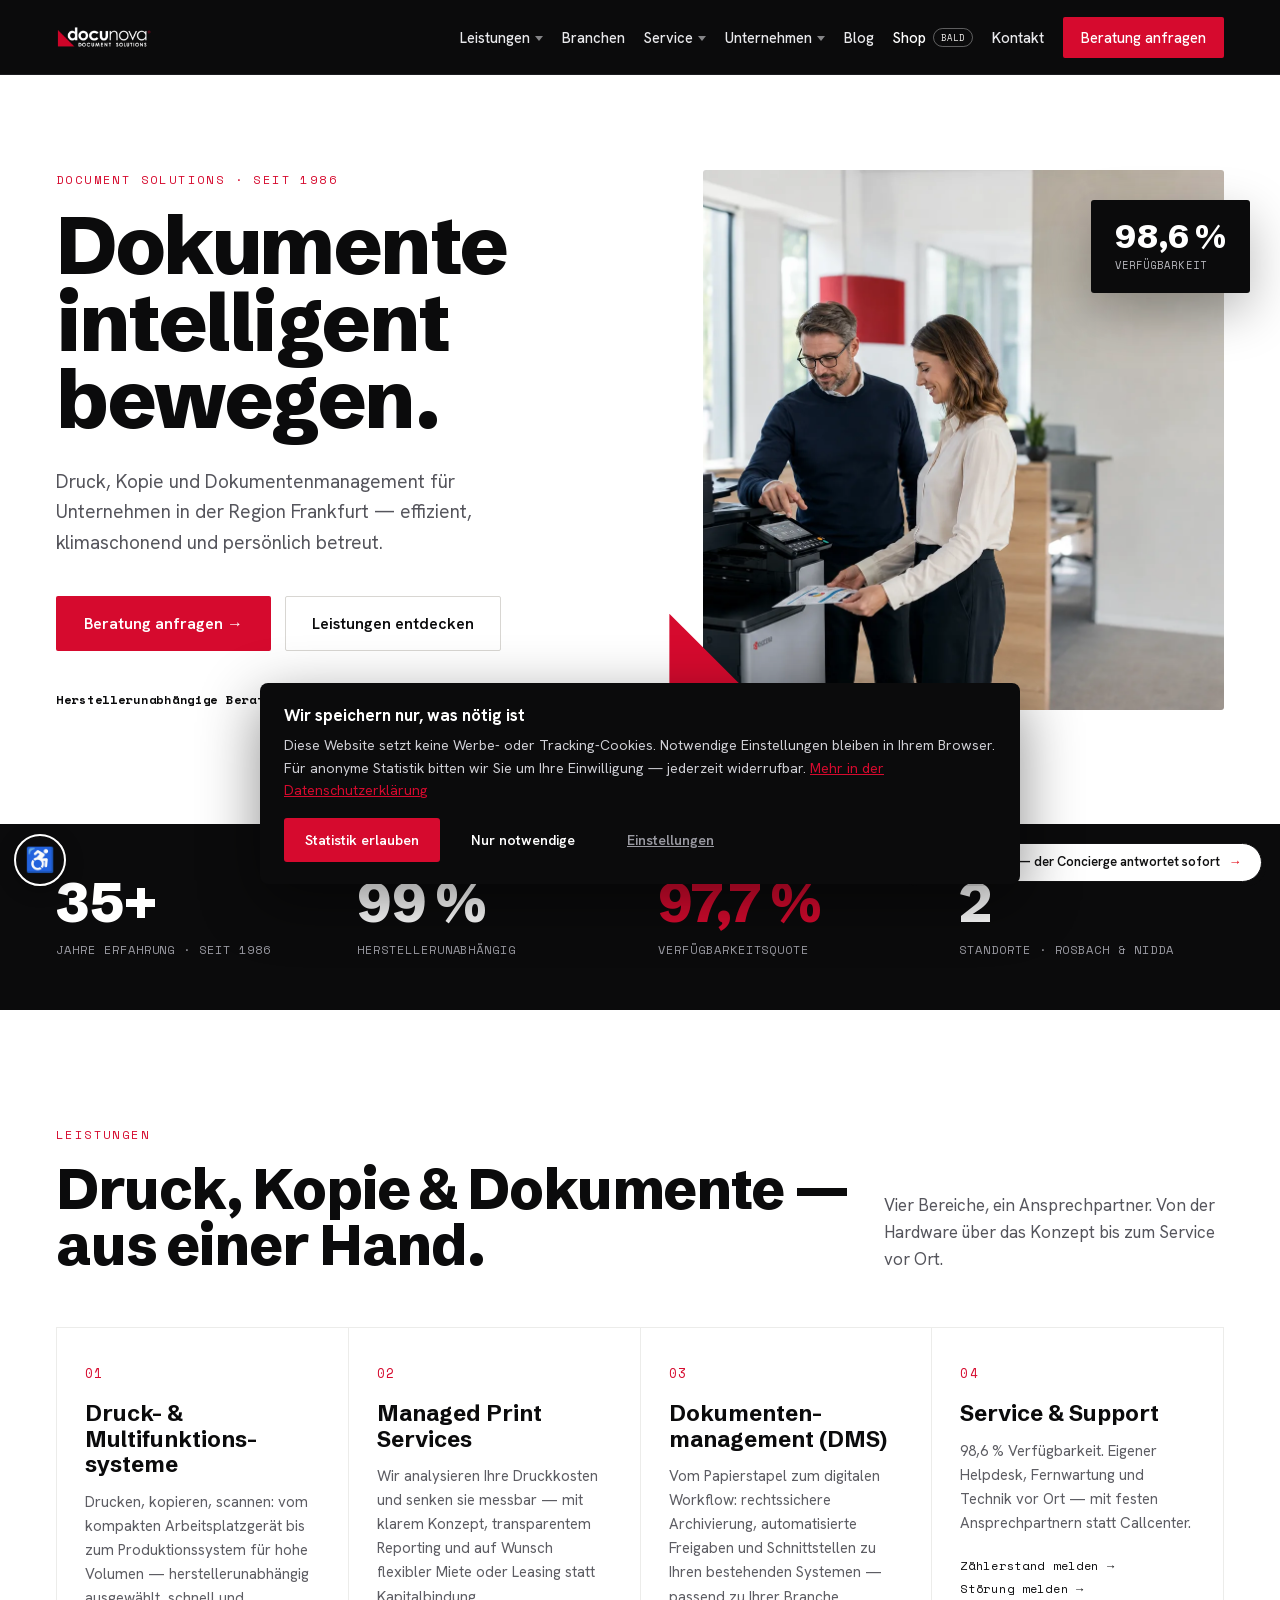
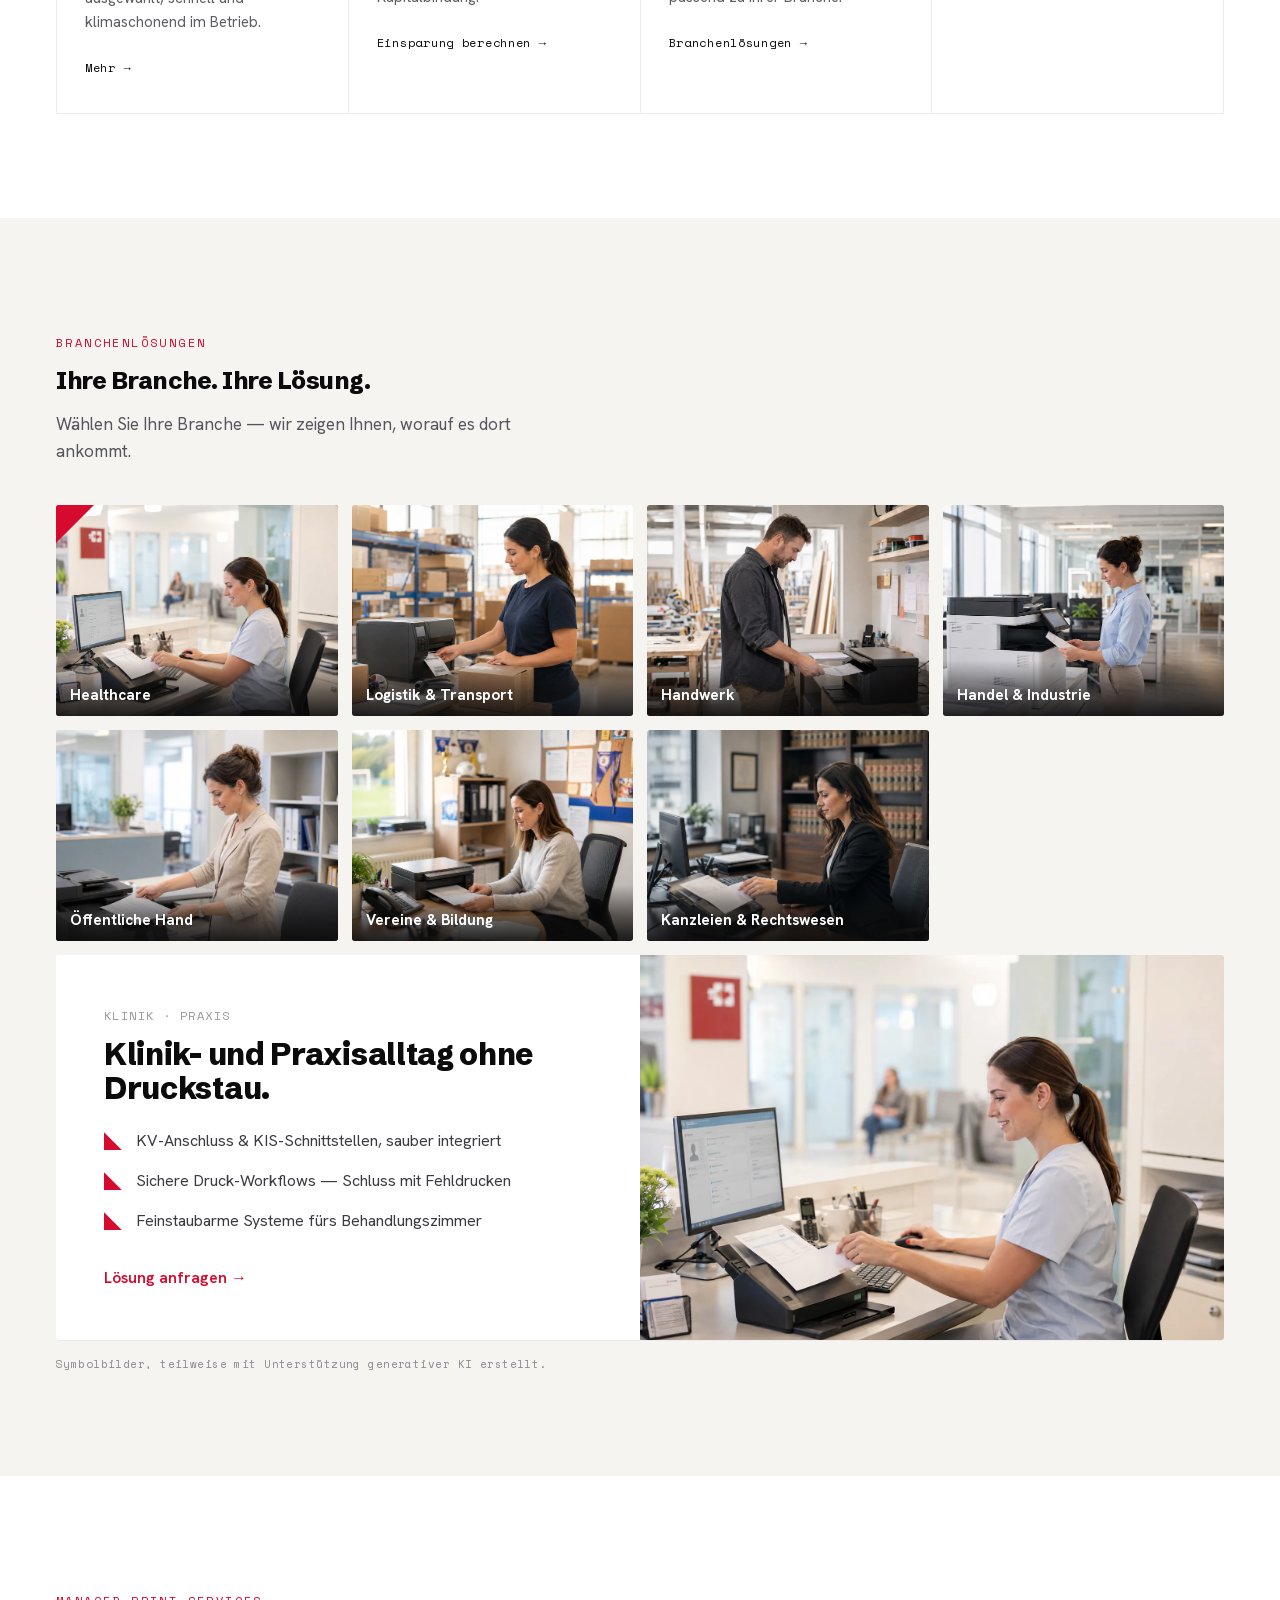
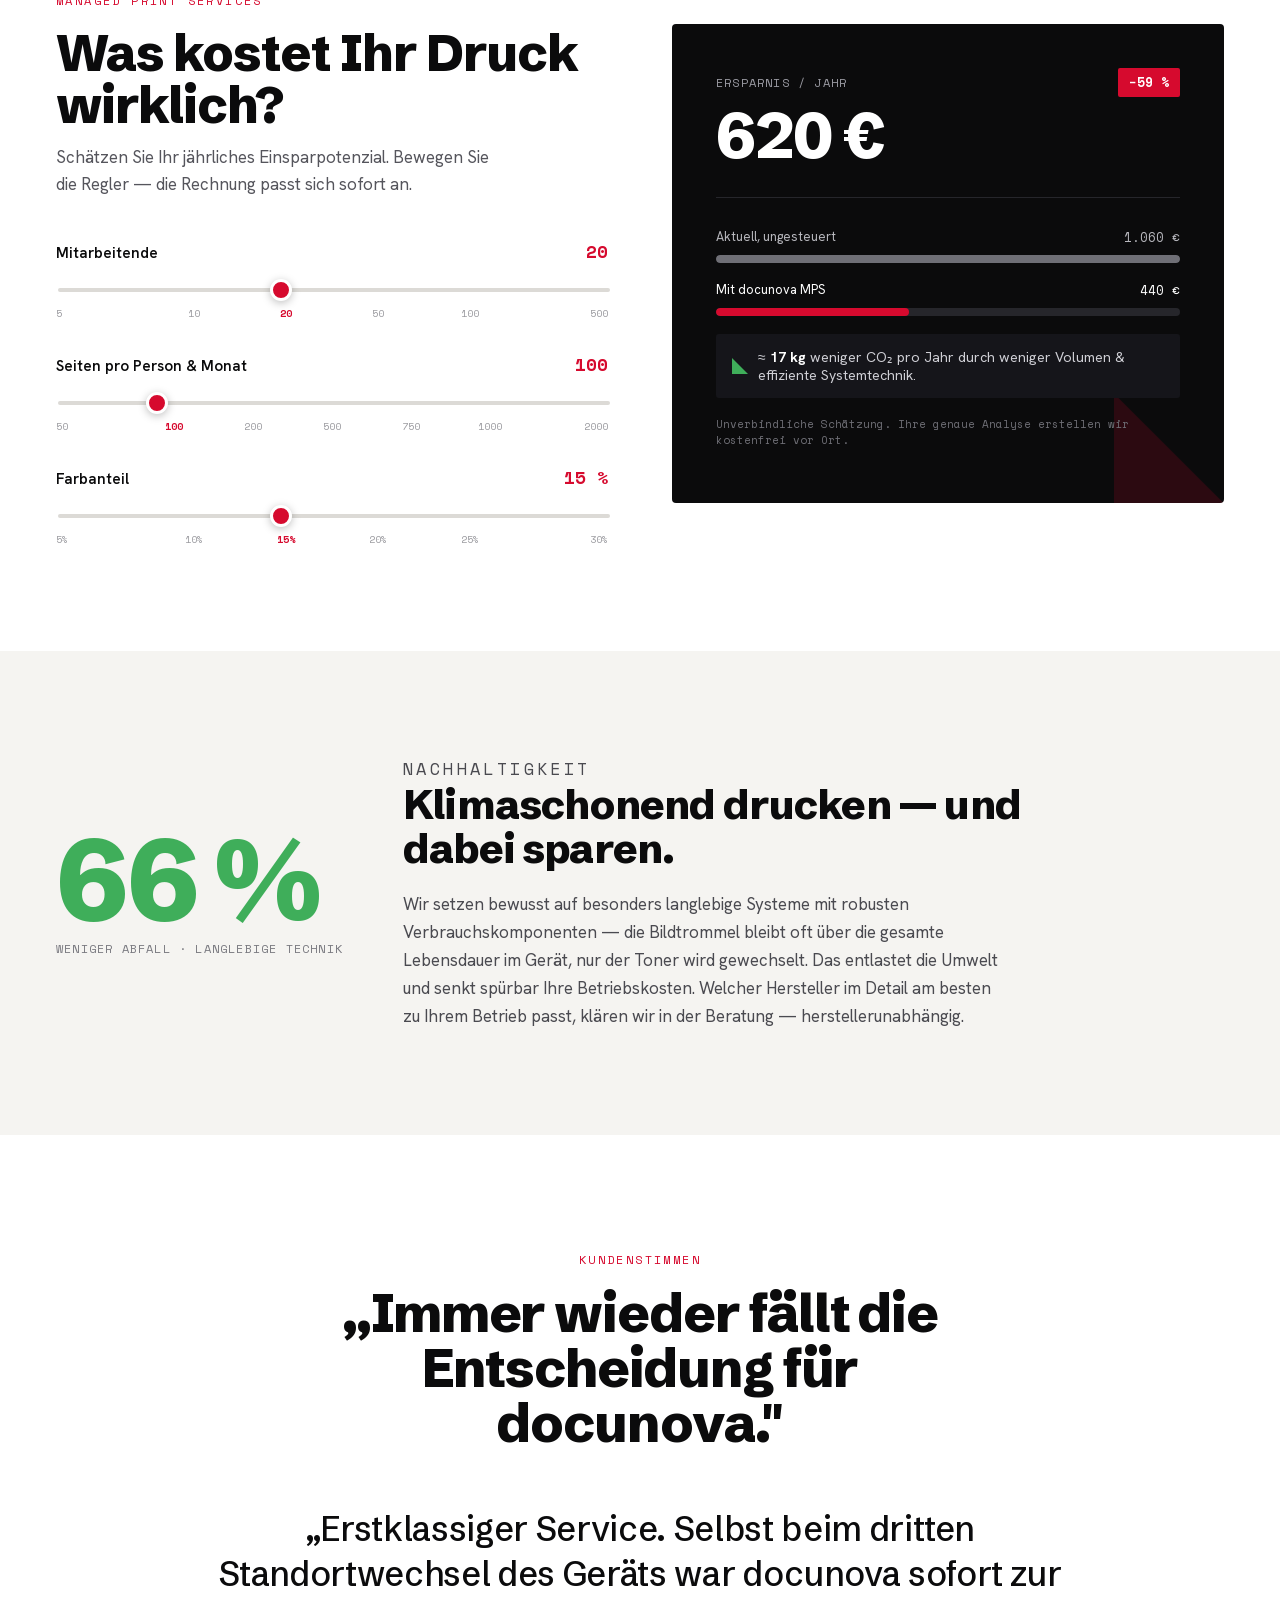
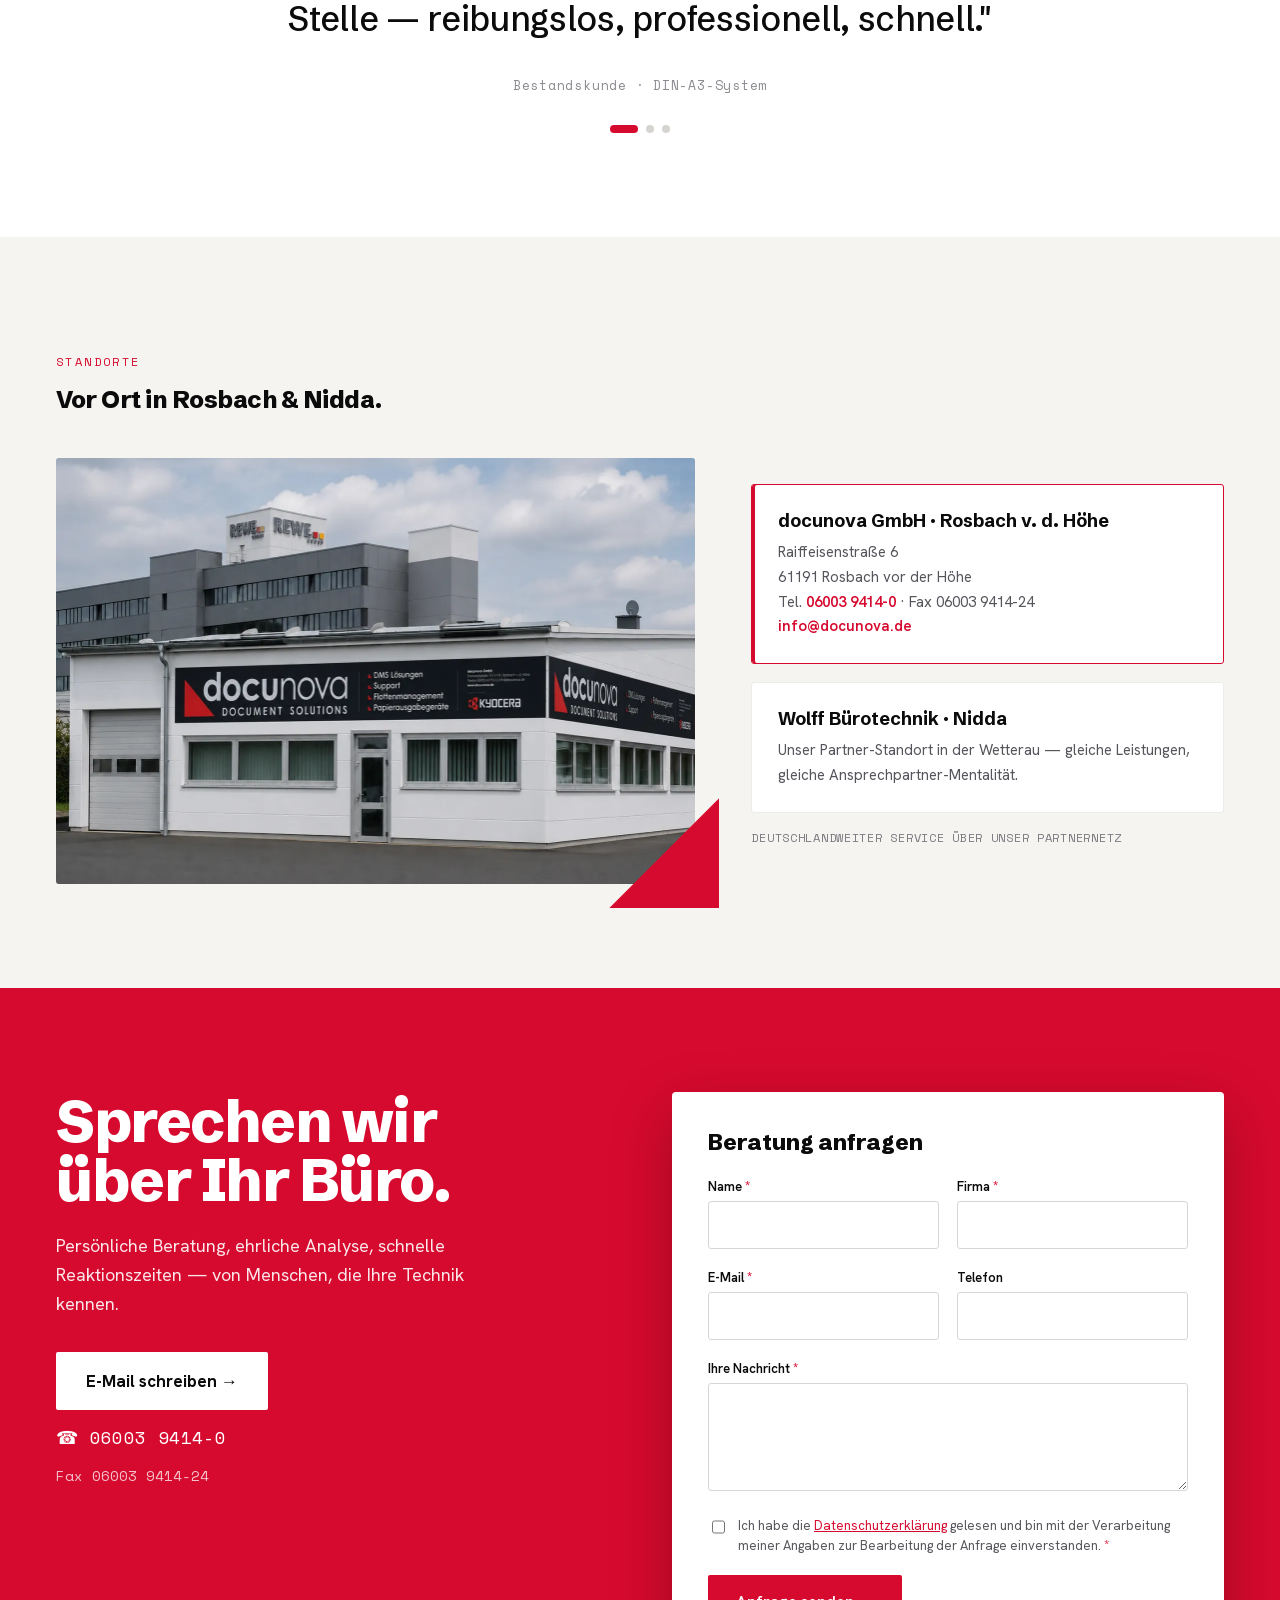
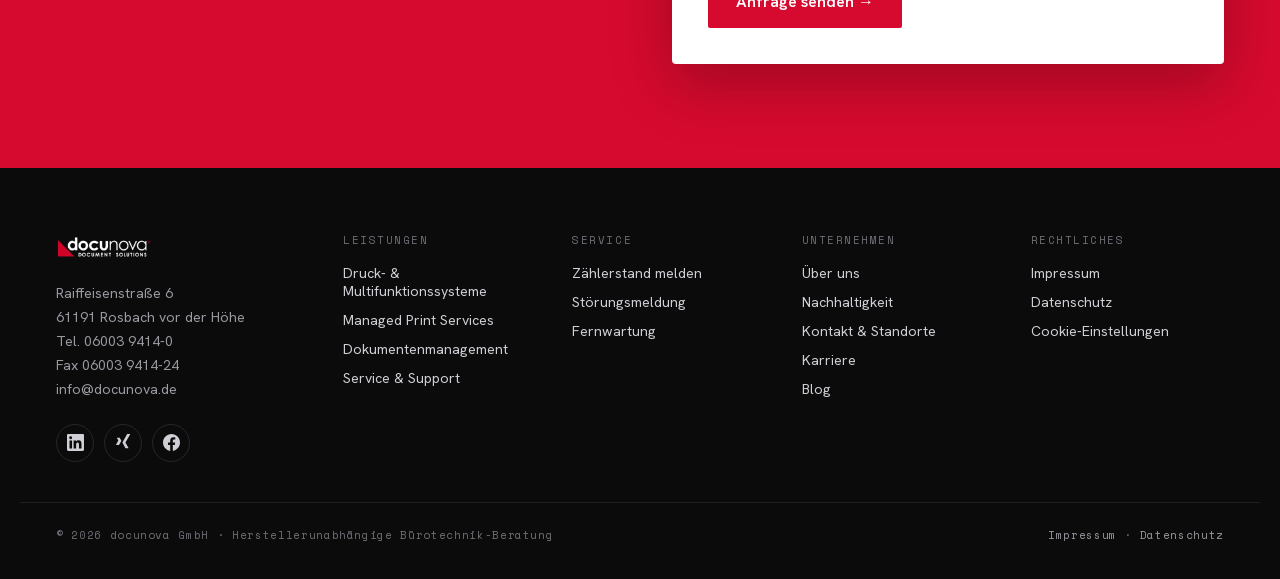
<file: _index2-alt.html>
<!DOCTYPE html>
<html lang="de">
<head>
<meta charset="utf-8">
<meta name="viewport" content="width=device-width, initial-scale=1">
<title>docunova GmbH — Druck, Kopie &amp; Dokumentenmanagement</title>
<meta name="description" content="docunova aus Rosbach v. d. Höhe: Druck- und Multifunktionssysteme, Managed Print Services und Dokumentenmanagement — herstellerunabhängig, persönlich, seit 1986.">
<link rel="stylesheet" href="fonts-site.css">
<link rel="stylesheet" href="site.css">
<script>
(function(){
  try{
    var s = JSON.parse(localStorage.getItem('dn-a11y') || '{}');
    var h = document.documentElement;
    if(s.bigtext) h.classList.add('a11y-bigtext');
    if(s.contrast) h.classList.add('a11y-contrast');
    if(s.gray) h.classList.add('a11y-gray');
    if(s.noanim) h.classList.add('a11y-noanim');
  }catch(e){}
  try{ localStorage.setItem('dn-view','klassisch'); }catch(e){}
  if(new URLSearchParams(location.search).has('embed')) document.documentElement.classList.add('embedded');
})();
</script>
<style>
  .sec-head h2{font-size:clamp(2.1rem,4.4vw,3.75rem);letter-spacing:-.02em}
  .sec-intro{font-size:1.06rem;line-height:1.6;color:var(--muted);max-width:340px;margin:0}
  .section{padding:104px 0}
  .section.soft{background:var(--soft)}

  .hero{background:var(--paper);padding:84px 0 104px}
  .hero-grid{display:grid;grid-template-columns:1.05fr .95fr;gap:72px;align-items:center}
  .hero h1{font-size:clamp(2.875rem,6.4vw,6.25rem);line-height:.94;letter-spacing:-.03em}
  .hero-sub{font-size:1.19rem;line-height:1.6;color:var(--muted);max-width:480px;margin:30px 0 0}
  .hero-ctas{display:flex;gap:14px;margin-top:38px;flex-wrap:wrap}
  .hero-trust{display:flex;align-items:center;gap:22px;margin-top:40px;font-family:'Space Mono',monospace;font-size:.75rem;letter-spacing:.06em;color:#7a7a80}
  .hero-trust b{color:var(--ink);font-weight:700}
  .hero-trust .sep{width:1px;height:14px;background:#dcdad6}
  .hero-media{position:relative;height:540px}
  .hero-photo{position:absolute;inset:0;border-radius:3px;overflow:hidden}
  .hero-photo img{width:100%;height:100%;object-fit:cover;object-position:35% center;display:block}
  .hero-tri{position:absolute;left:-34px;bottom:-34px;width:130px;height:130px;background:var(--red);clip-path:polygon(0 0,0 100%,100% 100%)}
  .hero-badge{position:absolute;top:30px;right:-26px;background:var(--ink);color:#fff;padding:20px 24px;border-radius:3px;box-shadow:0 18px 50px rgba(0,0,0,.28)}
  .hero-badge .num{font-family:'Schibsted Grotesk',sans-serif;font-weight:800;font-size:2.1rem;line-height:1}
  .hero-badge .lbl{font-family:'Space Mono',monospace;font-size:.66rem;letter-spacing:.1em;color:#b9b9bf;margin-top:4px}

  .stats{background:var(--ink);color:#fff;padding:18px 0}
  .stats-grid{max-width:1240px;margin:0 auto;padding:34px 36px;display:grid;grid-template-columns:repeat(4,1fr);gap:36px}
  .stat .num{font-family:'Schibsted Grotesk',sans-serif;font-weight:800;font-size:3.4rem;line-height:1;color:#fff}
  .stat .num.red{color:var(--red)}
  html.a11y-contrast .stat .num.red{color:#ff8fa3}
  .stat .lbl{font-family:'Space Mono',monospace;font-size:.75rem;letter-spacing:.08em;color:var(--dark-muted);margin-top:10px}

  .cards4{display:grid;grid-template-columns:repeat(4,1fr);gap:0;border-left:1px solid var(--line);border-top:1px solid var(--line)}
  .card{padding:36px 28px;border-right:1px solid var(--line);border-bottom:1px solid var(--line);transition:background .3s;scroll-margin-top:90px}
  .card:hover{background:#faf9f6}
  .card .idx{font-family:'Space Mono',monospace;font-size:.8rem;color:var(--red);letter-spacing:.1em}
  .card h3{font-family:'Schibsted Grotesk',sans-serif;font-weight:700;font-size:1.38rem;line-height:1.15;margin:18px 0 12px}
  .card p{font-size:.94rem;line-height:1.6;color:var(--muted2);margin:0 0 22px}
  .card .more{font-family:'Space Mono',monospace;font-size:.75rem;letter-spacing:.06em;color:var(--ink);text-decoration:none;display:inline-block}
  .card .more:hover{color:var(--red)}
  .card .links{display:flex;flex-direction:column;gap:6px}

  .branche-grid{display:grid;grid-template-columns:repeat(4,1fr);gap:14px;margin-bottom:14px}
  .branche-tile{position:relative;border:none;padding:0;margin:0;cursor:pointer;border-radius:3px;overflow:hidden;aspect-ratio:4/3;background:#e2e0dc;text-align:left;font-family:'Hanken Grotesk',sans-serif;display:block}
  .branche-tile img{width:100%;height:100%;object-fit:cover;display:block;transition:transform .45s cubic-bezier(.16,1,.3,1)}
  .branche-tile:hover img,.branche-tile:focus-visible img{transform:scale(1.06)}
  .branche-tile .cap{position:absolute;left:0;right:0;bottom:0;padding:26px 14px 12px;background:linear-gradient(to top,rgba(11,11,12,.9),rgba(11,11,12,.55) 45%,rgba(11,11,12,0));color:#fff;font-weight:700;font-size:.95rem;line-height:1.2}
  .branche-tile[aria-selected="true"]{box-shadow:inset 0 0 0 3px var(--red)}
  .branche-tile[aria-selected="true"]::after{content:'';position:absolute;left:0;top:0;border-left:38px solid var(--red);border-bottom:38px solid transparent}
  .branche-detail{display:grid;grid-template-columns:1fr 1fr;gap:0;background:#fff;border-radius:3px;overflow:hidden;box-shadow:0 1px 0 var(--line)}
  .branche-copy{padding:52px 48px}
  .branche-tag{font-family:'Space Mono',monospace;font-size:.75rem;letter-spacing:.12em;color:#9a9a9f;margin-bottom:14px}
  .branche-copy h3{font-family:'Schibsted Grotesk',sans-serif;font-weight:800;font-size:1.9rem;line-height:1.1;letter-spacing:-.01em;margin:0 0 24px;color:var(--ink)}
  .branche-bullets{display:flex;flex-direction:column;gap:16px}
  .branche-bullets .b{display:flex;align-items:flex-start;gap:14px}
  .branche-bullets .tri{flex:none;width:18px;height:18px;margin-top:3px;background:var(--red);clip-path:polygon(0 0,0 100%,100% 100%)}
  .branche-bullets span{font-size:1rem;line-height:1.5;color:#3a3a40}
  .branche-cta{display:inline-flex;align-items:center;gap:10px;margin-top:34px;color:var(--red);font-weight:600;font-size:1rem;text-decoration:none}
  .branche-cta:hover{gap:16px}
  .branche-photo{position:relative;min-height:380px}
  .branche-photo img{position:absolute;inset:0;width:100%;height:100%;object-fit:cover;display:block}
  .bild-hinweis{font-family:'Space Mono',monospace;font-size:.68rem;letter-spacing:.04em;color:#8a8a90;margin:16px 0 0}

  .calc-grid{display:grid;grid-template-columns:1fr 1fr;gap:64px;align-items:center}
  .calc-sliders{display:flex;flex-direction:column;gap:30px}
  .calc-row .top{display:flex;justify-content:space-between;align-items:baseline;margin-bottom:12px}
  .calc-row label{font-size:.94rem;font-weight:600;color:var(--ink)}
  .calc-row output{font-family:'Space Mono',monospace;font-size:1.1rem;color:var(--red);font-weight:700}
  .ticks{display:flex;justify-content:space-between;margin-top:9px;font-family:'Space Mono',monospace;font-size:.63rem;color:#9a9a9f}
  .ticks span{flex:1;text-align:center}
  .ticks span:first-child{text-align:left}
  .ticks span:last-child{text-align:right}
  .ticks span.on{color:var(--red);font-weight:700}
  input[type=range]{-webkit-appearance:none;appearance:none;width:100%;height:4px;background:#dcdad6;border-radius:4px;outline:none}
  input[type=range]::-webkit-slider-thumb{-webkit-appearance:none;appearance:none;width:22px;height:22px;border-radius:50%;background:var(--red);cursor:pointer;border:3px solid #fff;box-shadow:0 2px 8px rgba(0,0,0,.25)}
  input[type=range]::-moz-range-thumb{width:22px;height:22px;border-radius:50%;background:var(--red);cursor:pointer;border:3px solid #fff;box-shadow:0 2px 8px rgba(0,0,0,.25)}
  .calc-result{background:var(--ink);color:#fff;border-radius:4px;padding:44px;position:relative;overflow:hidden}
  .calc-result .deco{position:absolute;right:-40px;bottom:-40px;width:150px;height:150px;background:var(--red);opacity:.16;clip-path:polygon(0 0,0 100%,100% 100%)}
  .calc-result .in{position:relative}
  .cr-head{display:flex;align-items:center;justify-content:space-between;margin-bottom:6px}
  .cr-head .lbl{font-family:'Space Mono',monospace;font-size:.75rem;letter-spacing:.1em;color:var(--dark-muted)}
  .cr-head .pct{background:var(--red);color:#fff;font-family:'Space Mono',monospace;font-size:.8rem;font-weight:700;padding:5px 11px;border-radius:2px}
  .cr-save{font-family:'Schibsted Grotesk',sans-serif;font-weight:800;font-size:clamp(2.75rem,5vw,4.25rem);line-height:1;letter-spacing:-.02em}
  .cr-sep{height:1px;background:#26262b;margin:30px 0}
  .cr-bar-row{margin-bottom:18px}
  .cr-bar-row .t{display:flex;justify-content:space-between;font-size:.8rem;color:#b9b9bf;margin-bottom:8px}
  .cr-bar-row .t.w{color:#fff}
  .cr-bar-row .t .v{font-family:'Space Mono',monospace}
  .cr-bar{height:8px;background:#26262b;border-radius:4px;overflow:hidden}
  .cr-bar>div{height:100%;border-radius:4px}
  .cr-bar .full{width:100%;background:#6f6f76}
  .cr-bar .opt{background:var(--red);transition:width .35s cubic-bezier(.16,1,.3,1)}
  .cr-co2{display:flex;align-items:center;gap:10px;font-size:.88rem;color:var(--dark-soft);padding:14px 16px;background:#15151a;border-radius:3px}
  .cr-co2 .tri{flex:none;width:16px;height:16px;background:#3fae5a;clip-path:polygon(0 0,0 100%,100% 100%)}
  .cr-note{font-family:'Space Mono',monospace;font-size:.68rem;color:#6f6f76;margin-top:18px;line-height:1.5}

  .nachhaltig-grid{display:grid;grid-template-columns:auto 1fr;gap:60px;align-items:center}
  .nh-num{font-family:'Schibsted Grotesk',sans-serif;font-weight:800;font-size:clamp(4.5rem,9vw,8rem);line-height:.86;letter-spacing:-.03em;color:#3fae5a}
  html.a11y-contrast .nh-num{color:#1e6e34}
  .nh-lbl{font-family:'Space Mono',monospace;font-size:.75rem;letter-spacing:.1em;color:#7a7a80;margin-top:12px}
  .nh-copy h2{font-size:clamp(1.75rem,3.2vw,2.6rem);line-height:1.08;margin:0 0 20px;max-width:620px}
  .nh-copy p{font-size:1.06rem;line-height:1.65;color:#4a4a50;max-width:600px;margin:0}

  .quotes{text-align:center}
  .quotes-head{max-width:720px;margin:0 auto 56px}
  .quotes-head h2{font-size:clamp(2rem,4.2vw,3.5rem);line-height:1.02}
  .quote-stage{max-width:860px;margin:0 auto;min-height:200px}
  .quote-text{font-family:'Schibsted Grotesk',sans-serif;font-weight:500;font-size:clamp(1.38rem,2.7vw,2.13rem);line-height:1.32;letter-spacing:-.01em;color:var(--ink)}
  .quote-meta{margin-top:28px;font-family:'Space Mono',monospace;font-size:.8rem;letter-spacing:.06em;color:#8a8a90}
  .quote-dots{display:flex;justify-content:center;gap:8px;margin-top:30px}
  .quote-dots button{height:8px;border-radius:4px;border:none;cursor:pointer;padding:0;width:8px;background:#d6d4d0}
  .quote-dots button[aria-selected="true"]{width:28px;background:var(--red)}

  .standorte-grid{display:grid;grid-template-columns:1.15fr .85fr;gap:56px;align-items:center}
  .standorte-photo{position:relative}
  .standorte-frame{position:relative;aspect-ratio:3/2;overflow:hidden;border-radius:3px;background:#e2e0dc}
  .standorte-frame img{position:absolute;inset:0;width:100%;height:100%;object-fit:cover;display:block;opacity:0;transition:opacity .45s cubic-bezier(.16,1,.3,1)}
  .standorte-frame img.on{opacity:1}
  .standorte-photo .tri{position:absolute;right:-24px;bottom:-24px;width:110px;height:110px;background:var(--red);clip-path:polygon(100% 0,0 100%,100% 100%)}
  .ort-cards{display:flex;flex-direction:column;gap:18px}
  .ort-card{background:#fff;border:1px solid var(--line);border-radius:3px;padding:24px 26px;cursor:pointer;transition:border-color .2s,box-shadow .2s}
  .ort-card:hover{border-color:#c9c7c2}
  .ort-card[data-active="true"]{border-color:var(--red);box-shadow:inset 3px 0 0 var(--red)}
  .ort-toggle{background:none;border:none;padding:0;margin:0;font:inherit;color:inherit;text-align:left;cursor:pointer;display:block;width:100%}
  .ort-toggle:focus-visible{outline:3px solid var(--red);outline-offset:3px;border-radius:2px}
  .ort-card h3{font-family:'Schibsted Grotesk',sans-serif;font-weight:700;font-size:1.13rem;margin:0 0 8px}
  .ort-card p{font-size:.94rem;line-height:1.65;color:var(--muted);margin:0}
  .ort-card a{color:var(--red);text-decoration:none;font-weight:600}
  .ort-card a:hover{text-decoration:underline}
  .ort-hint{font-family:'Space Mono',monospace;font-size:.75rem;letter-spacing:.06em;color:#7a7a80;margin-top:16px}

  .kontakt{background:var(--red);color:#fff;position:relative;overflow:hidden}
  html.a11y-contrast .kontakt{background:#7d0018}
  .kontakt .deco{position:absolute;left:-50px;bottom:-50px;width:240px;height:240px;border:2px solid rgba(255,255,255,.2);clip-path:polygon(0 0,0 100%,100% 100%)}
  .kontakt-grid{position:relative;display:grid;grid-template-columns:1fr 1fr;gap:64px;align-items:start}
  .kontakt h2{font-size:clamp(2.1rem,4.6vw,3.9rem);letter-spacing:-.025em}
  .kontakt-lead{font-size:1.13rem;color:rgba(255,255,255,.9);margin:22px 0 0;max-width:440px;line-height:1.6}
  .kontakt-direct{display:flex;flex-direction:column;gap:14px;align-items:flex-start;margin-top:34px}
  .kontakt-direct .mail{display:inline-flex;align-items:center;gap:10px;background:#fff;color:var(--ink);font-weight:700;font-size:1.06rem;padding:18px 30px;border-radius:2px;text-decoration:none}
  .kontakt-direct .mail:hover{background:var(--ink);color:#fff}
  .kontakt-direct .tel{font-family:'Space Mono',monospace;font-size:1.13rem;color:#fff;text-decoration:none;letter-spacing:.02em}
  .kontakt-direct .fax{font-family:'Space Mono',monospace;font-size:.88rem;color:rgba(255,255,255,.75)}
  .kform{background:#fff;color:var(--ink);border-radius:4px;padding:36px;box-shadow:0 20px 60px rgba(0,0,0,.25)}
  .kform h3{font-family:'Schibsted Grotesk',sans-serif;font-weight:800;font-size:1.4rem;margin:0 0 22px}
  .kform .consent{display:flex;align-items:flex-start;gap:10px;font-size:.82rem;line-height:1.5;color:var(--muted);margin:4px 0 20px}
  .kform .consent input{margin-top:3px;width:16px;height:16px;accent-color:var(--red)}
  .kform .consent a{color:var(--red)}

  #dn-concierge{position:fixed;right:18px;bottom:18px;z-index:99990;display:flex;align-items:center;gap:9px;background:#fff;border:1.5px solid #111112;border-radius:999px;padding:12px 19px 12px 15px;font:600 .81rem/1 'Hanken Grotesk',sans-serif;color:#111112;text-decoration:none;box-shadow:4px 4px 0 rgba(17,17,18,.12);transition:transform .15s ease,box-shadow .15s ease}
  #dn-concierge:hover{transform:translateY(-2px);box-shadow:5px 6px 0 rgba(227,6,19,.2)}
  #dn-concierge .dot{width:8px;height:8px;border-radius:50%;background:#E30613;animation:dnPulse 2s infinite}
  #dn-concierge .arr{color:#E30613;font-weight:700}
  @keyframes dnPulse{0%,100%{opacity:1}50%{opacity:.35}}

  @media (max-width:860px){
    .hero{padding:36px 0 56px}
    .hero-grid{grid-template-columns:1fr;gap:36px}
    .hero-media{height:300px}
    .hero-badge{top:14px;right:8px;padding:14px 16px}
    .stats-grid{grid-template-columns:1fr 1fr;gap:28px 20px;padding:34px 20px}
    .section{padding:60px 0}
    .cards4{grid-template-columns:1fr 1fr}
    .branche-grid{grid-template-columns:repeat(3,1fr);gap:10px}
    .branche-detail{grid-template-columns:1fr}
    .branche-copy{padding:32px 24px}
    .branche-photo{min-height:240px;grid-row:1}
    .calc-grid{grid-template-columns:1fr;gap:40px}
    .calc-result{padding:28px 22px}
    .nachhaltig-grid{grid-template-columns:1fr;gap:24px}
    .standorte-grid{grid-template-columns:1fr;gap:36px}
    .kontakt-grid{grid-template-columns:1fr;gap:40px}
    .kform{padding:26px 20px}
    #dn-concierge{right:12px;bottom:12px;padding:11px 16px 11px 13px}
  }
  @media (max-width:520px){
    .cards4{grid-template-columns:1fr}
    .branche-grid{grid-template-columns:1fr 1fr}
    .branche-tile .cap{font-size:.85rem;padding:20px 10px 10px}
    .ticks{font-size:.58rem}
  }
</style>
</head>
<body>
<a class="skip-link" href="#main">Zum Inhalt springen</a>

<div class="a11y-fab">
  <button type="button" id="a11yBtn" aria-expanded="false" aria-controls="a11yPanel" aria-label="Barrierefreiheits-Einstellungen öffnen">&#9855;</button>
  <div class="a11y-panel" id="a11yPanel" role="group" aria-label="Barrierefreiheits-Einstellungen">
    <h2>Barrierefreiheit</h2>
    <button type="button" data-a11y="bigtext" aria-pressed="false">Große Schrift <span class="state">Aus</span></button>
    <button type="button" data-a11y="contrast" aria-pressed="false">Hoher Kontrast <span class="state">Aus</span></button>
    <button type="button" data-a11y="gray" aria-pressed="false">Graustufen <span class="state">Aus</span></button>
    <button type="button" data-a11y="noanim" aria-pressed="false">Animationen stoppen <span class="state">Aus</span></button>
  </div>
</div>

<div class="modal" id="modal" hidden>
  <div class="modal-backdrop" data-close></div>
  <div class="modal-box" role="dialog" aria-modal="true" aria-labelledby="modalTitle">
    <div class="modal-head">
      <span class="t" id="modalTitle">Dialog</span>
      <span class="acts">
        <a class="ext" id="modalExt" href="#" target="_blank" rel="noopener">In neuem Tab öffnen ↗</a>
        <button type="button" data-close aria-label="Dialog schließen">&#10005;</button>
      </span>
    </div>
    <iframe id="modalFrame" title="Dialog-Inhalt" src="about:blank"></iframe>
  </div>
</div>

<header class="site">
  <div class="nav-bar">
    <a href="index2.html" aria-label="docunova Startseite"><img src="logo.png" alt="docunova — Document Solutions" style="height:30px;width:auto;display:block"></a>
    <nav class="nav-desk" aria-label="Hauptnavigation">
      <div class="nav-item">
        <a href="#leistungen">Leistungen</a>
        <div class="dropdown"><div class="dropdown-inner">
          <a href="#leistungen-druck">Druck- &amp; Multifunktionssysteme</a>
          <a href="#leistungen-mps">Managed Print Services</a>
          <a href="#leistungen-dms">Dokumentenmanagement (DMS)</a>
          <a href="#leistungen-service">Service &amp; Support</a>
        </div></div>
      </div>
      <a href="#branchen">Branchen</a>
      <div class="nav-item">
        <a href="#leistungen-service">Service</a>
        <div class="dropdown"><div class="dropdown-inner">
          <a href="#leistungen-service">Service &amp; Support</a>
          <a href="zaehlerstand.html">Zählerstand melden</a>
          <a href="stoerung.html">Störungsmeldung</a>
          <a href="https://www.teamviewer.com/de/download/windows/" target="_blank" rel="noopener">Fernwartung (TeamViewer)</a>
        </div></div>
      </div>
      <div class="nav-item">
        <a href="#warum">Unternehmen</a>
        <div class="dropdown"><div class="dropdown-inner">
          <a href="#warum">Über uns</a>
          <a href="#nachhaltigkeit">Nachhaltigkeit</a>
          <a href="kontakt.html#standorte">Standorte</a>
          <a href="karriere.html">Karriere</a>
        </div></div>
      </div>
      <a href="blog.html">Blog</a>
      <a href="shop.html">Shop<span class="shop-badge">bald</span></a>
      <a href="kontakt.html">Kontakt</a>
      <a class="nav-cta" href="kontakt.html" data-modal="kontakt.html?embed=1" data-modal-title="Beratung anfragen">Beratung anfragen</a>
    </nav>
    <button class="burger" type="button" aria-expanded="false" aria-controls="navMobile" aria-label="Menü öffnen">
      <span></span><span></span><span></span>
    </button>
  </div>
  <nav class="nav-mobile" id="navMobile" aria-label="Mobile Navigation">
    <div class="group">LEISTUNGEN</div>
    <a href="#leistungen-druck">Druck- &amp; Multifunktionssysteme</a>
    <a href="#leistungen-mps">Managed Print Services</a>
    <a href="#leistungen-dms">Dokumentenmanagement (DMS)</a>
    <a href="#leistungen-service">Service &amp; Support</a>
    <a class="big" href="#branchen">Branchen</a>
    <div class="group">SERVICE</div>
    <a href="zaehlerstand.html">Zählerstand melden</a>
    <a href="stoerung.html">Störungsmeldung</a>
    <a href="https://www.teamviewer.com/de/download/windows/" target="_blank" rel="noopener">Fernwartung (TeamViewer)</a>
    <div class="group">UNTERNEHMEN</div>
    <a href="#warum">Über uns</a>
    <a href="#nachhaltigkeit">Nachhaltigkeit</a>
    <a href="kontakt.html#standorte">Standorte</a>
    <a href="karriere.html">Karriere</a>
    <a class="big" href="blog.html">Blog</a>
    <a class="big" href="shop.html">Shop <span class="shop-badge">bald</span></a>
    <a class="big" href="kontakt.html">Kontakt</a>
    <a class="cta" href="kontakt.html">Beratung anfragen →</a>
  </nav>
</header>

<main id="main">

<section class="hero" aria-labelledby="heroTitle">
  <div class="wrap hero-grid">
    <div>
      <p class="eyebrow">Document Solutions · seit 1986</p>
      <h1 class="h-display" id="heroTitle">Dokumente<br>intelligent<br>bewegen.</h1>
      <p class="hero-sub">Druck, Kopie und Dokumentenmanagement für Unternehmen in der Region Frankfurt — effizient, klimaschonend und persönlich betreut.</p>
      <div class="hero-ctas">
        <a class="btn" href="kontakt.html" data-modal="kontakt.html?embed=1" data-modal-title="Beratung anfragen">Beratung anfragen →</a>
        <a class="btn-ghost" href="#leistungen">Leistungen entdecken</a>
      </div>
      <p class="hero-trust"><b>Herstellerunabhängige Beratung</b><span class="sep" aria-hidden="true"></span><span>98,6 % Verfügbarkeit</span></p>
    </div>
    <div class="hero-media">
      <div class="hero-photo"><img src="team_mufu.webp" alt="Zwei docunova-Mitarbeitende besprechen einen Ausdruck an einem Multifunktionssystem im Büro"></div>
      <div class="hero-tri" aria-hidden="true"></div>
      <div class="hero-badge" aria-hidden="true">
        <div class="num">98,6&nbsp;%</div>
        <div class="lbl">VERFÜGBARKEIT</div>
      </div>
    </div>
  </div>
</section>

<section class="stats" id="warum" aria-label="docunova in Zahlen">
  <div class="stats-grid">
    <div class="stat reveal"><div class="num"><span data-count="35" data-suffix="+">35+</span></div><div class="lbl">JAHRE ERFAHRUNG · SEIT 1986</div></div>
    <div class="stat reveal"><div class="num"><span data-count="100" data-suffix=" %">100&nbsp;%</span></div><div class="lbl">HERSTELLERUNABHÄNGIG</div></div>
    <div class="stat reveal"><div class="num red"><span data-count="98.6" data-decimals="1" data-suffix=" %">98,6&nbsp;%</span></div><div class="lbl">VERFÜGBARKEITSQUOTE</div></div>
    <div class="stat reveal"><div class="num"><span data-count="2">2</span></div><div class="lbl">STANDORTE · ROSBACH &amp; NIDDA</div></div>
  </div>
</section>

<section class="section" id="leistungen" aria-labelledby="leistungenTitle">
  <div class="wrap">
    <div class="reveal" style="display:flex;justify-content:space-between;align-items:flex-end;flex-wrap:wrap;gap:24px;margin-bottom:54px">
      <div class="sec-head">
        <p class="eyebrow">Leistungen</p>
        <h2 class="h-display" id="leistungenTitle">Druck, Kopie &amp; Dokumente —<br>aus einer Hand.</h2>
      </div>
      <p class="sec-intro">Vier Bereiche, ein Ansprechpartner. Von der Hardware über das Konzept bis zum Service vor Ort.</p>
    </div>
    <div class="cards4">
      <div class="card reveal" id="leistungen-druck">
        <div class="idx">01</div>
        <h3>Druck- &amp; Multifunktions­systeme</h3>
        <p>Drucken, kopieren, scannen: vom kompakten Arbeitsplatzgerät bis zum Produktionssystem für hohe Volumen — herstellerunabhängig ausgewählt, schnell und klimaschonend im Betrieb.</p>
        <a class="more" href="kontakt.html" data-modal="kontakt.html?embed=1" data-modal-title="Beratung anfragen">Mehr →</a>
      </div>
      <div class="card reveal" id="leistungen-mps">
        <div class="idx">02</div>
        <h3>Managed Print Services</h3>
        <p>Wir analysieren Ihre Druckkosten und senken sie messbar — mit klarem Konzept, transparentem Reporting und auf Wunsch flexibler Miete oder Leasing statt Kapitalbindung.</p>
        <a class="more" href="#rechner">Einsparung berechnen →</a>
      </div>
      <div class="card reveal" id="leistungen-dms">
        <div class="idx">03</div>
        <h3>Dokumenten­management (DMS)</h3>
        <p>Vom Papierstapel zum digitalen Workflow: rechtssichere Archivierung, automatisierte Freigaben und Schnittstellen zu Ihren bestehenden Systemen — passend zu Ihrer Branche.</p>
        <a class="more" href="#branchen">Branchenlösungen →</a>
      </div>
      <div class="card reveal" id="leistungen-service">
        <div class="idx">04</div>
        <h3>Service &amp; Support</h3>
        <p>98,6 % Verfügbarkeit. Eigener Helpdesk, Fernwartung und Technik vor Ort — mit festen Ansprechpartnern statt Callcenter.</p>
        <div class="links">
          <a class="more" href="zaehlerstand.html">Zählerstand melden →</a>
          <a class="more" href="stoerung.html">Störung melden →</a>
        </div>
      </div>
    </div>
  </div>
</section>

<section class="section soft" id="branchen" aria-labelledby="branchenTitle">
  <div class="wrap">
    <div class="reveal" style="margin-bottom:40px">
      <p class="eyebrow">Branchenlösungen</p>
      <h2 class="h-display" id="branchenTitle">Ihre Branche. Ihre Lösung.</h2>
      <p style="font-size:1.06rem;line-height:1.6;color:var(--muted);max-width:520px;margin:18px 0 0">Wählen Sie Ihre Branche — wir zeigen Ihnen, worauf es dort ankommt.</p>
    </div>
    <div class="branche-grid reveal" role="tablist" aria-label="Branche wählen" id="brancheGrid"></div>
    <div class="branche-detail reveal" id="brancheDetail" role="tabpanel" tabindex="0"></div>
    <p class="bild-hinweis">Symbolbilder, teilweise mit Unterstützung generativer KI erstellt.</p>
  </div>
</section>

<section class="section" id="rechner" aria-labelledby="rechnerTitle">
  <div class="wrap calc-grid">
    <div class="reveal">
      <p class="eyebrow">Managed Print Services</p>
      <h2 class="h-display" id="rechnerTitle" style="font-size:clamp(2rem,4vw,3.4rem);margin-bottom:14px">Was kostet Ihr Druck wirklich?</h2>
      <p style="font-size:1.06rem;line-height:1.6;color:var(--muted);max-width:440px;margin:0 0 40px">Schätzen Sie Ihr jährliches Einsparpotenzial. Bewegen Sie die Regler — die Rechnung passt sich sofort an.</p>
      <div class="calc-sliders">
        <div class="calc-row">
          <div class="top"><label for="cEmpl">Mitarbeitende</label><output id="cEmplOut" for="cEmpl">20</output></div>
          <input type="range" id="cEmpl" min="0" max="5" step="1" value="2" aria-describedby="cEmplTicks">
          <div class="ticks" id="cEmplTicks" aria-hidden="true"></div>
        </div>
        <div class="calc-row">
          <div class="top"><label for="cPpm">Seiten pro Person &amp; Monat</label><output id="cPpmOut" for="cPpm">100</output></div>
          <input type="range" id="cPpm" min="0" max="6" step="1" value="1" aria-describedby="cPpmTicks">
          <div class="ticks" id="cPpmTicks" aria-hidden="true"></div>
        </div>
        <div class="calc-row">
          <div class="top"><label for="cColor">Farbanteil</label><output id="cColorOut" for="cColor">15 %</output></div>
          <input type="range" id="cColor" min="0" max="5" step="1" value="2" aria-describedby="cColorTicks">
          <div class="ticks" id="cColorTicks" aria-hidden="true"></div>
        </div>
      </div>
    </div>
    <div class="calc-result reveal">
      <div class="deco" aria-hidden="true"></div>
      <div class="in" aria-live="polite">
        <div class="cr-head">
          <span class="lbl">ERSPARNIS / JAHR</span>
          <span class="pct">−<span id="crPct">0</span> %</span>
        </div>
        <div class="cr-save"><span id="crSave">0</span> €</div>
        <div class="cr-sep"></div>
        <div class="cr-bar-row">
          <div class="t"><span>Aktuell, ungesteuert</span><span class="v"><span id="crCur">0</span> €</span></div>
          <div class="cr-bar"><div class="full"></div></div>
        </div>
        <div class="cr-bar-row">
          <div class="t w"><span>Mit docunova MPS</span><span class="v"><span id="crOpt">0</span> €</span></div>
          <div class="cr-bar"><div class="opt" id="crOptBar" style="width:50%"></div></div>
        </div>
        <div class="cr-co2">
          <span class="tri" aria-hidden="true"></span>
          <span>≈ <strong style="color:#fff"><span id="crCo2">0</span> kg</strong> weniger CO₂ pro Jahr durch weniger Volumen &amp; effiziente Systemtechnik.</span>
        </div>
        <p class="cr-note">Unverbindliche Schätzung. Ihre genaue Analyse erstellen wir kostenfrei vor Ort.</p>
      </div>
    </div>
  </div>
</section>

<section class="section soft" id="nachhaltigkeit" aria-labelledby="nhTitle">
  <div class="wrap nachhaltig-grid">
    <div class="reveal">
      <div class="nh-num"><span data-count="75" data-suffix=" %">75&nbsp;%</span></div>
      <div class="nh-lbl">WENIGER ABFALL · LANGLEBIGE TECHNIK</div>
    </div>
    <div class="nh-copy reveal">
      <p class="eyebrow">Nachhaltigkeit</p>
      <h2 class="h-display" id="nhTitle">Klimaschonend drucken — und dabei sparen.</h2>
      <p>Wir setzen bewusst auf besonders langlebige Systeme mit robusten Verbrauchskomponenten — die Bildtrommel bleibt oft über die gesamte Lebensdauer im Gerät, nur der Toner wird gewechselt. Das entlastet die Umwelt und senkt spürbar Ihre Betriebskosten. Welcher Hersteller im Detail am besten zu Ihrem Betrieb passt, klären wir in der Beratung — herstellerunabhängig.</p>
    </div>
  </div>
</section>

<section class="section quotes" aria-labelledby="quotesTitle">
  <div class="wrap">
    <div class="quotes-head reveal">
      <p class="eyebrow">Kundenstimmen</p>
      <h2 class="h-display" id="quotesTitle">„Immer wieder fällt die Entscheidung für docunova."</h2>
    </div>
    <div class="quote-stage reveal" id="quoteStage">
      <blockquote style="margin:0">
        <p class="quote-text" id="quoteText"></p>
        <footer class="quote-meta" id="quoteMeta"></footer>
      </blockquote>
      <div class="quote-dots" id="quoteDots" role="tablist" aria-label="Kundenstimme wählen"></div>
    </div>
  </div>
</section>

<section class="section soft" id="standorte" aria-labelledby="standorteTitle">
  <div class="wrap">
    <div class="reveal" style="margin-bottom:46px">
      <p class="eyebrow">Standorte</p>
      <h2 class="h-display" id="standorteTitle">Vor Ort in Rosbach &amp; Nidda.</h2>
    </div>
    <div class="standorte-grid">
      <div class="standorte-photo reveal">
        <div class="standorte-frame" id="ortFrame">
          <img src="docu3.webp" alt="Firmengebäude der docunova GmbH in Rosbach vor der Höhe" data-ort="0" class="on" loading="lazy">
          <img src="wolff.webp" alt="Ladengeschäft von Wolff Bürotechnik in Nidda" data-ort="1" loading="lazy">
        </div>
        <div class="tri" aria-hidden="true"></div>
      </div>
      <div class="reveal">
        <div class="ort-cards" id="ortCards">
          <div class="ort-card" data-ort="0" data-active="true">
            <h3><button type="button" class="ort-toggle" aria-pressed="true">docunova GmbH · Rosbach v. d. Höhe</button></h3>
            <p>Raiffeisenstraße 6<br>61191 Rosbach vor der Höhe<br>
            Tel. <a href="tel:+4960039414-0">06003 9414-0</a> · Fax 06003 9414-24<br>
            <a href="mailto:info@docunova.de">info@docunova.de</a></p>
          </div>
          <div class="ort-card" data-ort="1" data-active="false">
            <h3><button type="button" class="ort-toggle" aria-pressed="false">Wolff Bürotechnik · Nidda</button></h3>
            <p>Unser Partner-Standort in der Wetterau — gleiche Leistungen, gleiche Ansprechpartner-Mentalität.</p>
          </div>
        </div>
        <p class="ort-hint">DEUTSCHLANDWEITER SERVICE ÜBER UNSER PARTNERNETZ</p>
      </div>
    </div>
  </div>
</section>

<section class="section kontakt" id="kontakt" aria-labelledby="kontaktTitle">
  <div class="deco" aria-hidden="true"></div>
  <div class="wrap kontakt-grid">
    <div>
      <h2 class="h-display" id="kontaktTitle">Sprechen wir<br>über Ihr Büro.</h2>
      <p class="kontakt-lead">Persönliche Beratung, ehrliche Analyse, schnelle Reaktionszeiten — von Menschen, die Ihre Technik kennen.</p>
      <div class="kontakt-direct">
        <a class="mail" href="mailto:info@docunova.de">E-Mail schreiben →</a>
        <a class="tel" href="tel:+4960039414-0">☎ 06003 9414-0</a>
        <span class="fax">Fax 06003 9414-24</span>
      </div>
    </div>
    <form class="kform" id="kontaktForm" novalidate
          data-webhook="https://n8n.top-beraternetzwerk.de/webhook/docunova-kontakt"
          data-formular="kontakt"
          data-success="Danke für Ihre Anfrage! Wir melden uns kurzfristig bei Ihnen.">
      <h3>Beratung anfragen</h3>
      <div class="form-row2">
        <div class="form-field">
          <label for="kfName">Name <span class="form-req">*</span></label>
          <input type="text" id="kfName" name="name" autocomplete="name" required>
        </div>
        <div class="form-field">
          <label for="kfFirma">Firma <span class="form-req">*</span></label>
          <input type="text" id="kfFirma" name="firma" autocomplete="organization" required>
        </div>
      </div>
      <div class="form-row2">
        <div class="form-field">
          <label for="kfMail">E-Mail <span class="form-req">*</span></label>
          <input type="email" id="kfMail" name="email" autocomplete="email" required>
        </div>
        <div class="form-field">
          <label for="kfTel">Telefon</label>
          <input type="tel" id="kfTel" name="telefon" autocomplete="tel">
        </div>
      </div>
      <div class="form-field">
        <label for="kfMsg">Ihre Nachricht <span class="form-req">*</span></label>
        <textarea id="kfMsg" name="nachricht" rows="4" required></textarea>
      </div>
      <label class="consent">
        <input type="checkbox" id="kfConsent" required>
        <span>Ich habe die <a href="datenschutz.html" data-modal="datenschutz.html?embed=1" data-modal-title="Datenschutzerklärung">Datenschutzerklärung</a> gelesen und bin mit der Verarbeitung meiner Angaben zur Bearbeitung der Anfrage einverstanden. <span class="form-req">*</span></span>
      </label>
      <button class="btn" type="submit">Anfrage senden →</button>
      <div class="form-msg" role="status"></div>
    </form>
  </div>
</section>

</main>

<footer class="site">
  <div class="wrap foot-grid">
    <div class="foot-col">
      <img src="logo.png" alt="docunova — Document Solutions" style="height:30px;width:auto;display:block;margin-bottom:20px">
      <p class="foot-addr">Raiffeisenstraße 6<br>61191 Rosbach vor der Höhe<br>
      Tel. <a href="tel:+4960039414-0">06003 9414-0</a><br>
      Fax 06003 9414-24<br>
      <a href="mailto:info@docunova.de">info@docunova.de</a></p>
      <div class="social">
        <a href="https://www.linkedin.com/company/docunova-gmbh/" target="_blank" rel="noopener" aria-label="docunova bei LinkedIn"><svg viewBox="0 0 24 24" aria-hidden="true"><path d="M20.45 20.45h-3.56v-5.57c0-1.33-.03-3.04-1.85-3.04-1.86 0-2.14 1.45-2.14 2.94v5.67H9.35V9h3.41v1.56h.05c.47-.9 1.63-1.85 3.36-1.85 3.6 0 4.27 2.37 4.27 5.45v6.29zM5.34 7.43a2.07 2.07 0 1 1 0-4.13 2.07 2.07 0 0 1 0 4.13zm1.78 13.02H3.55V9h3.57v11.45zM22.22 0H1.77C.79 0 0 .77 0 1.72v20.56C0 23.23.79 24 1.77 24h20.45c.98 0 1.78-.77 1.78-1.72V1.72C24 .77 23.2 0 22.22 0z"/></svg></a>
        <a href="https://www.xing.com/pages/docunovagmbh" target="_blank" rel="noopener" aria-label="docunova bei Xing"><svg viewBox="0 0 24 24" aria-hidden="true"><path d="M17.8 0c-.4 0-.6.13-.78.44l-6.6 11.68 4.2 7.72c.17.3.4.44.78.44h3.1c.19 0 .33-.07.4-.2.09-.15.08-.32 0-.5l-4.17-7.63v-.02L21.28.7c.09-.18.1-.35.01-.5-.07-.13-.2-.2-.4-.2H17.8zM3.1 5.12c-.2 0-.34.07-.42.2-.08.15-.07.33.02.5l2 3.45v.02l-3.13 5.53c-.09.17-.09.34 0 .49.07.13.2.2.4.2h3.1c.4 0 .6-.14.78-.45l3.18-5.62-2.03-3.54c-.18-.31-.4-.45-.79-.45H3.1z"/></svg></a>
        <a href="https://www.facebook.com/docunovagmbh/" target="_blank" rel="noopener" aria-label="docunova bei Facebook"><svg viewBox="0 0 24 24" aria-hidden="true"><path d="M24 12.07C24 5.4 18.63 0 12 0S0 5.4 0 12.07C0 18.1 4.39 23.09 10.13 24v-8.44H7.08v-3.49h3.05V9.41c0-3.02 1.79-4.69 4.53-4.69 1.31 0 2.68.24 2.68.24v2.97h-1.51c-1.49 0-1.96.93-1.96 1.89v2.25h3.33l-.53 3.49h-2.8V24C19.61 23.09 24 18.1 24 12.07z"/></svg></a>
      </div>
    </div>
    <div class="foot-col">
      <div class="head">LEISTUNGEN</div>
      <nav aria-label="Footer Leistungen">
        <a href="#leistungen-druck">Druck- &amp; Multifunktionssysteme</a>
        <a href="#leistungen-mps">Managed Print Services</a>
        <a href="#leistungen-dms">Dokumentenmanagement</a>
        <a href="#leistungen-service">Service &amp; Support</a>
      </nav>
    </div>
    <div class="foot-col">
      <div class="head">SERVICE</div>
      <nav aria-label="Footer Service">
        <a href="zaehlerstand.html">Zählerstand melden</a>
        <a href="stoerung.html">Störungsmeldung</a>
        <a href="https://www.teamviewer.com/de/download/windows/" target="_blank" rel="noopener">Fernwartung</a>
      </nav>
    </div>
    <div class="foot-col">
      <div class="head">UNTERNEHMEN</div>
      <nav aria-label="Footer Unternehmen">
        <a href="#warum">Über uns</a>
        <a href="#nachhaltigkeit">Nachhaltigkeit</a>
        <a href="kontakt.html">Kontakt &amp; Standorte</a>
        <a href="karriere.html">Karriere</a>
        <a href="blog.html">Blog</a>
      </nav>
    </div>
    <div class="foot-col">
      <div class="head">RECHTLICHES</div>
      <nav aria-label="Footer Rechtliches">
        <a href="impressum.html" data-modal="impressum.html?embed=1" data-modal-title="Impressum">Impressum</a>
        <a href="datenschutz.html" data-modal="datenschutz.html?embed=1" data-modal-title="Datenschutzerklärung">Datenschutz</a>
      <a href="#" data-consent-open>Cookie-Einstellungen</a>
      </nav>
    </div>
  </div>
  <div class="foot-base">
    <span>© 2026 docunova GmbH · Herstellerunabhängige Bürotechnik-Beratung</span>
    <span><a href="impressum.html" data-modal="impressum.html?embed=1" data-modal-title="Impressum">Impressum</a> · <a href="datenschutz.html" data-modal="datenschutz.html?embed=1" data-modal-title="Datenschutzerklärung">Datenschutz</a></span>
  </div>
</footer>

<a id="dn-concierge" href="index.html" data-rybbit-event="switch_to_chat"><span class="dot" aria-hidden="true"></span>Einfach fragen &mdash; der Concierge antwortet sofort<span class="arr" aria-hidden="true">&rarr;</span></a>

<script src="site.js"></script>
<script src="consent.js"></script>
<script>
(() => {
  'use strict';
  const $ = (s, c) => (c || document).querySelector(s);
  const $$ = (s, c) => Array.from((c || document).querySelectorAll(s));
  const reduced = () => window.matchMedia('(prefers-reduced-motion: reduce)').matches
    || document.documentElement.classList.contains('a11y-noanim');

  /* Branchen: Bildraster + Detail */
  (() => {
    const branchen = [
      { label: 'Healthcare', tag: 'KLINIK · PRAXIS', claim: 'Klinik- und Praxisalltag ohne Druckstau.', photo: 'klinik.webp', alt: 'Mitarbeiterin am Empfang einer Arztpraxis arbeitet am Bildschirm', bullets: ['KV-Anschluss & KIS-Schnittstellen, sauber integriert', 'Sichere Druck-Workflows — Schluss mit Fehldrucken', 'Feinstaubarme Systeme fürs Behandlungszimmer'] },
      { label: 'Logistik & Transport', tag: 'LAGER · VERSAND', claim: 'Etiketten, Ladelisten, Barcodes — millionenfach zuverlässig.', photo: 'logistik.webp', alt: 'Mitarbeiter druckt Versandetiketten an einem Industriedrucker im Lager', bullets: ['Robuste Drucktechnik für den Dauerbetrieb', 'Barcode-, Etiketten- & Ladelisten-Druck', 'Schnittstellen zu Ihrem Warehouse-System'] },
      { label: 'Handwerk', tag: 'BETRIEB · BAUSTELLE', claim: 'All-in-One fürs Büro hinter der Werkstatt.', photo: 'handwerk.webp', alt: 'Handwerker druckt Auftragsunterlagen im Büro seines Betriebs', bullets: ['Drucken, Scannen, Faxen aus einer Hand', 'Geringe Folgekosten, hohe Druckqualität', 'Unkompliziert — aufstellen und loslegen'] },
      { label: 'Handel & Industrie', tag: 'BELEG · VOLUMEN', claim: 'Belege, Rechnungen, Volumen — im Griff.', photo: 'handel-industrie.webp', alt: 'Mitarbeiterin prüft gedruckte Belege neben einem Multifunktionssystem', bullets: ['Hohe Druckvolumen ohne Engpässe', 'Rechnungs- & Belegdruck automatisiert', 'Output-Management über mehrere Standorte'] },
      { label: 'Öffentliche Hand', tag: 'BEHÖRDE · KOMMUNE', claim: 'Sicher, compliant, ausschreibungsfähig.', photo: 'oeffentliche-hand.webp', alt: 'Sachbearbeiter an einem Drucksystem in einem Verwaltungsbüro', bullets: ['Datensicherheit & Zugriffssteuerung', 'Revisionssichere Archivierung', 'Transparente Kosten & klares Reporting'] },
      { label: 'Vereine & Bildung', tag: 'VEREIN · SCHULE', claim: 'Profi-Technik zum vereinsfreundlichen Tarif.', photo: 'vereine-bildung.webp', alt: 'Person druckt Unterlagen in einem Schulsekretariat', bullets: ['All-in-One Drucken, Scannen, Faxen', 'Niedrige Betriebskosten', 'Persönlicher Service vor Ort'] },
      { label: 'Kanzleien & Rechtswesen', tag: 'KANZLEI · RECHT', claim: 'Akten, Fristen, Vertraulichkeit — Technik, die mitdenkt.', photo: 'kanzleien.webp', alt: 'Anwältin scannt vertrauliche Dokumente in einer Kanzlei', bullets: ['Vertrauliche Dokumente sicher drucken & scannen', 'Schnelle, verlässliche Systeme für enge Fristen', 'Workflows angepasst an Kanzleisoftware & Aktenprozesse'] }
    ];

    const grid = $('#brancheGrid');
    const detail = $('#brancheDetail');
    if (!grid) return;
    let active = -1;

    branchen.forEach((b, i) => {
      const tile = document.createElement('button');
      tile.type = 'button';
      tile.className = 'branche-tile';
      tile.setAttribute('role', 'tab');
      tile.setAttribute('aria-selected', 'false');
      tile.id = 'branche-tab-' + i;
      tile.innerHTML = '<img src="' + b.photo + '" alt="" loading="lazy"><span class="cap">' + b.label + '</span>';
      tile.addEventListener('click', () => show(i));
      tile.addEventListener('keydown', e => {
        let n = null;
        if (e.key === 'ArrowRight') n = (i + 1) % branchen.length;
        if (e.key === 'ArrowLeft') n = (i - 1 + branchen.length) % branchen.length;
        if (e.key === 'Home') n = 0;
        if (e.key === 'End') n = branchen.length - 1;
        if (n === null) return;
        e.preventDefault();
        tiles[n].focus();
        show(n);
      });
      grid.appendChild(tile);
    });
    const tiles = $$('.branche-tile', grid);

    const show = i => {
      if (i === active) return;
      active = i;
      const b = branchen[i];
      tiles.forEach((t, j) => {
        const on = j === i;
        t.setAttribute('aria-selected', String(on));
        t.tabIndex = on ? 0 : -1;
      });
      detail.setAttribute('aria-labelledby', 'branche-tab-' + i);
      detail.innerHTML =
        '<div class="branche-copy">' +
          '<div class="branche-tag">' + b.tag + '</div>' +
          '<h3>' + b.claim + '</h3>' +
          '<div class="branche-bullets">' +
            b.bullets.map(pt => '<div class="b"><span class="tri" aria-hidden="true"></span><span>' + pt + '</span></div>').join('') +
          '</div>' +
          '<a class="branche-cta" href="kontakt.html" data-modal="kontakt.html?embed=1" data-modal-title="Beratung anfragen">Lösung anfragen →</a>' +
        '</div>' +
        '<div class="branche-photo"><img src="' + b.photo + '" alt="' + b.alt + '" loading="lazy"></div>';
    };

    show(0);
  })();

  /* Druckkosten-Rechner mit festen Stufen */
  (() => {
    const STEPS = {
      empl: [5, 10, 20, 50, 100, 500],
      ppm: [50, 100, 200, 500, 750, 1000, 2000],
      color: [5, 10, 15, 20, 25, 30]
    };
    const empl = $('#cEmpl'), ppm = $('#cPpm'), color = $('#cColor');
    if (!empl) return;
    const eur = n => Math.round(n).toLocaleString('de-DE');

    const buildTicks = (el, values, suffix) => {
      el.innerHTML = values.map(v => '<span>' + v + suffix + '</span>').join('');
    };
    buildTicks($('#cEmplTicks'), STEPS.empl, '');
    buildTicks($('#cPpmTicks'), STEPS.ppm, '');
    buildTicks($('#cColorTicks'), STEPS.color, '%');

    const markTicks = (el, idx) => $$('span', el).forEach((s, i) => s.classList.toggle('on', i === idx));

    const update = () => {
      const ei = +empl.value, pi = +ppm.value, ci = +color.value;
      const e = STEPS.empl[ei], p = STEPS.ppm[pi], c = STEPS.color[ci];

      $('#cEmplOut').textContent = e;
      $('#cPpmOut').textContent = p.toLocaleString('de-DE');
      $('#cColorOut').textContent = c + ' %';
      empl.setAttribute('aria-valuetext', e + ' Mitarbeitende');
      ppm.setAttribute('aria-valuetext', p + ' Seiten pro Person und Monat');
      color.setAttribute('aria-valuetext', c + ' Prozent Farbanteil');
      markTicks($('#cEmplTicks'), ei);
      markTicks($('#cPpmTicks'), pi);
      markTicks($('#cColorTicks'), ci);

      const pagesM = e * p;
      const colorP = pagesM * c / 100, monoP = pagesM - colorP;
      const curM = monoP * 0.029 + colorP * 0.13;
      const optM = monoP * 0.85 * 0.013 + colorP * 0.85 * 0.07;
      const saveY = Math.max(0, (curM - optM) * 12);
      const pct = curM > 0 ? Math.round((1 - optM / curM) * 100) : 0;
      const co2 = Math.round(pagesM * 0.15 * 12 * 4.6 / 1000);

      $('#crPct').textContent = pct;
      $('#crSave').textContent = eur(saveY);
      $('#crCur').textContent = eur(curM * 12);
      $('#crOpt').textContent = eur(optM * 12);
      $('#crCo2').textContent = co2.toLocaleString('de-DE');
      $('#crOptBar').style.width = (curM > 0 ? Math.max(4, (optM / curM) * 100) : 0).toFixed(1) + '%';
    };

    [empl, ppm, color].forEach(el => el.addEventListener('input', update));
    update();
  })();

  /* Kundenstimmen */
  (() => {
    const data = [
      { q: '„Erstklassiger Service. Selbst beim dritten Standortwechsel des Geräts war docunova sofort zur Stelle — reibungslos, professionell, schnell."', a: 'Bestandskunde', r: 'DIN-A3-System' },
      { q: '„Minutengenau geliefert, nach 15 Minuten betriebsbereit inklusive Funktionsdemo. Genau so muss es sein."', a: 'Geschäftskunde', r: 'Bürodrucker' },
      { q: '„Seit vielen Jahren Kunde — schnell, verlässlich, unkompliziert. Klare Empfehlung."', a: 'Langzeitkunde', r: 'Service & Wartung' }
    ];
    const textEl = $('#quoteText'), metaEl = $('#quoteMeta'), dotsEl = $('#quoteDots'), stage = $('#quoteStage');
    if (!textEl) return;
    let idx = 0, timer = null;

    data.forEach((_, i) => {
      const d = document.createElement('button');
      d.type = 'button';
      d.setAttribute('role', 'tab');
      d.setAttribute('aria-label', 'Kundenstimme ' + (i + 1));
      d.addEventListener('click', () => { show(i); restart(); });
      dotsEl.appendChild(d);
    });
    const dots = $$('button', dotsEl);

    const show = i => {
      idx = i;
      textEl.textContent = data[i].q;
      metaEl.textContent = data[i].a + ' · ' + data[i].r;
      dots.forEach((d, j) => d.setAttribute('aria-selected', String(j === i)));
    };
    const next = () => show((idx + 1) % data.length);
    const start = () => { if (!reduced() && !timer) timer = setInterval(next, 6000); };
    const stop = () => { clearInterval(timer); timer = null; };
    const restart = () => { stop(); start(); };

    stage.addEventListener('mouseenter', stop);
    stage.addEventListener('mouseleave', start);
    stage.addEventListener('focusin', stop);
    stage.addEventListener('focusout', start);
    show(0);
    start();
  })();
})();
</script>

</body>
</html>
</file>
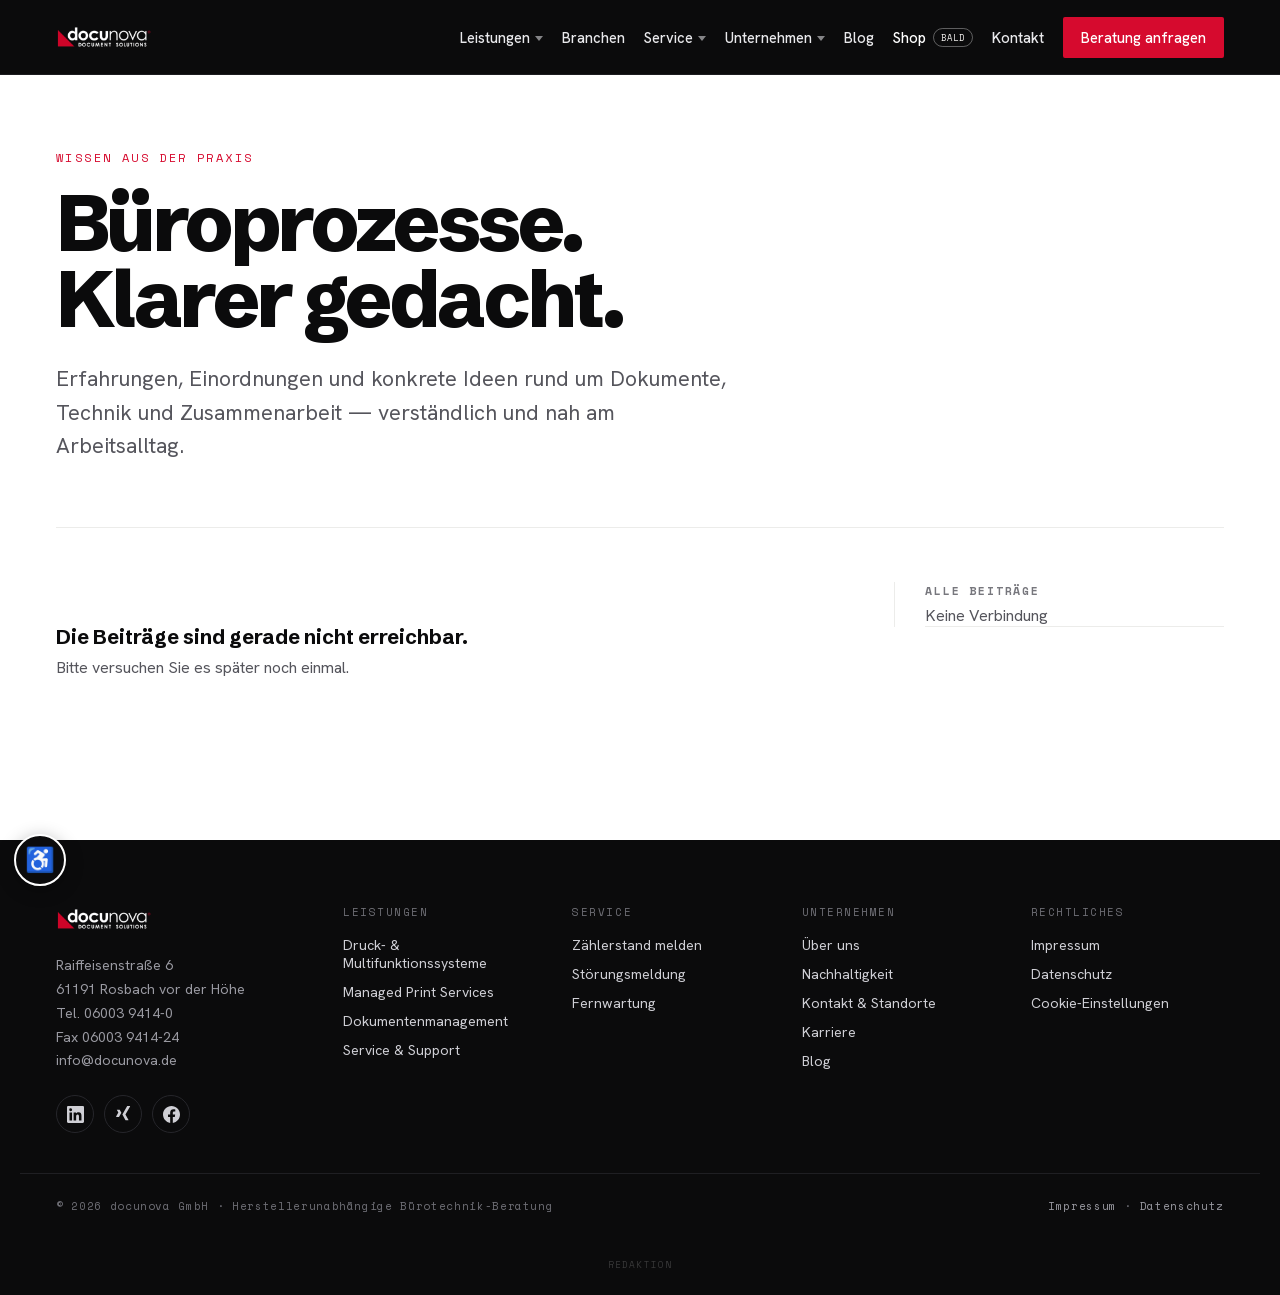
<file: blog.html>
<!DOCTYPE html>
<html lang="de">
<head>
<meta charset="utf-8">
<meta name="viewport" content="width=device-width, initial-scale=1">
<title>Blog — docunova GmbH</title>
<meta name="description" content="Der docunova Blog zu Drucken und Kopieren, Dokumentenmanagement, Büroprozessen und persönlichem IT-Service.">
<meta name="robots" content="index,follow,max-image-preview:large">
<link rel="canonical" href="https://docunova.de/blog.html">
<meta property="og:type" content="website">
<meta property="og:locale" content="de_DE">
<meta property="og:site_name" content="docunova GmbH">
<meta property="og:title" content="Blog — docunova GmbH">
<meta property="og:description" content="Praxiswissen zu Drucken und Kopieren, Dokumentenmanagement, Büroprozessen und persönlichem IT-Service.">
<meta property="og:url" content="https://docunova.de/blog.html">
<link rel="icon" href="favicon.svg" type="image/svg+xml">
<link rel="stylesheet" href="fonts-site.css">
<link rel="stylesheet" href="site.css">
<script
  src="https://analyse.docunova.de/api/script.js"
  data-site-id="3eac28be9c79"
  defer
></script>
<script>
(function(){
  try{
    var s = JSON.parse(localStorage.getItem('dn-a11y') || '{}');
    var h = document.documentElement;
    if(s.bigtext) h.classList.add('a11y-bigtext');
    if(s.contrast) h.classList.add('a11y-contrast');
    if(s.gray) h.classList.add('a11y-gray');
    if(s.noanim) h.classList.add('a11y-noanim');
  }catch(e){}
  if(localStorage.getItem('dn-view') === 'chat') document.documentElement.classList.add('view-chat');
  if(new URLSearchParams(location.search).has('embed')) document.documentElement.classList.add('embedded');
})();
</script>
<style>
  .blog-main{max-width:1240px;margin:0 auto;padding:74px 36px 120px}
  .blog-hero{max-width:820px;padding-bottom:64px}
  .blog-hero h1{font-family:'Schibsted Grotesk',sans-serif;font-weight:800;font-size:clamp(2.7rem,6.2vw,5.5rem);line-height:.96;letter-spacing:-.045em;margin:0 0 26px;overflow-wrap:break-word}
  .blog-hero p{font-size:clamp(1.08rem,1.7vw,1.35rem);line-height:1.55;color:var(--muted);max-width:690px;margin:0}
  .blog-layout{display:grid;grid-template-columns:minmax(0,1fr) 330px;gap:clamp(54px,7vw,110px);align-items:start;border-top:1px solid var(--line);padding-top:54px}
  .blog-article{min-width:0}
  .blog-article-meta{display:flex;align-items:center;flex-wrap:wrap;gap:10px 16px;margin-bottom:20px;font-family:'Space Mono',monospace;font-size:.68rem;letter-spacing:.1em;text-transform:uppercase;color:#7b7b81}
  .blog-article-meta .category{color:var(--red)}
  .blog-article h2.blog-title{font-family:'Schibsted Grotesk',sans-serif;font-weight:800;font-size:clamp(2.3rem,5.2vw,4.8rem);line-height:.98;letter-spacing:-.042em;margin:0 0 24px;overflow-wrap:break-word}
  .blog-deck{font-size:clamp(1.08rem,1.8vw,1.3rem);line-height:1.55;color:var(--muted);margin:0 0 36px;max-width:790px}
  .blog-cover{width:100%;aspect-ratio:16/9;object-fit:cover;display:block;background:var(--soft);margin:0 0 42px}
  .blog-content{max-width:760px}
  .blog-content p,.blog-content li{font-size:1.08rem;line-height:1.78;color:#34343a}
  .blog-content p{margin:0 0 1.4em}
  .blog-content h2{font-family:'Schibsted Grotesk',sans-serif;font-size:clamp(1.55rem,3vw,2.15rem);line-height:1.15;letter-spacing:-.025em;margin:2.2em 0 .7em}
  .blog-content h3{font-family:'Schibsted Grotesk',sans-serif;font-size:1.25rem;margin:2em 0 .6em}
  .blog-content ul,.blog-content ol{padding-left:1.4em;margin:0 0 1.6em}
  .blog-content blockquote{margin:2em 0;padding:4px 0 4px 24px;border-left:3px solid var(--red);font-size:1.2rem;line-height:1.55;color:var(--ink)}
  .blog-content a{color:var(--red);text-underline-offset:3px}
  .blog-index{position:sticky;top:112px;border-left:1px solid var(--line);padding-left:30px;max-height:calc(100vh - 145px);overflow:auto}
  .blog-index h2{font-family:'Space Mono',monospace;font-size:.72rem;letter-spacing:.16em;text-transform:uppercase;color:#77777d;margin:0 0 6px}
  .blog-index ol{list-style:none;padding:0;margin:0}
  .blog-index li{border-bottom:1px solid var(--line)}
  .blog-index button{width:100%;border:0;background:transparent;color:var(--ink);padding:20px 0;text-align:left;cursor:pointer;font:inherit}
  .blog-index button:hover .index-title,.blog-index button[aria-current="true"] .index-title{color:var(--red)}
  .blog-index button[aria-current="true"]{padding-left:14px;box-shadow:inset 2px 0 0 var(--red)}
  .index-no{display:block;font-family:'Space Mono',monospace;font-size:.62rem;letter-spacing:.12em;color:#96969b;margin-bottom:8px}
  .index-title{display:block;font-family:'Schibsted Grotesk',sans-serif;font-size:1.02rem;font-weight:700;line-height:1.25;transition:color .15s ease}
  .blog-state{padding:42px 0;color:var(--muted)}
  .blog-state strong{display:block;font-family:'Schibsted Grotesk',sans-serif;color:var(--ink);font-size:1.25rem;margin-bottom:8px}
  .blog-admin-entry{background:var(--ink);display:flex;justify-content:center;padding:0 20px 16px}
  .blog-admin-entry button{border:0;background:transparent;color:#fff;font-family:'Space Mono',monospace;font-size:.58rem;letter-spacing:.12em;text-transform:uppercase;opacity:.18;cursor:pointer;padding:8px}
  .blog-admin-entry button:hover,.blog-admin-entry button:focus-visible{opacity:.75}
  html.view-chat .blog-admin-entry{background:var(--soft)}
  html.view-chat .blog-admin-entry button{color:var(--ink)}
  .blog-admin{width:min(920px,calc(100% - 28px));max-height:92vh;border:0;padding:0;background:#fff;color:var(--ink);box-shadow:0 28px 90px rgba(0,0,0,.36)}
  .blog-admin::backdrop{background:rgba(11,11,12,.72)}
  .admin-head{display:flex;justify-content:space-between;align-items:center;gap:20px;padding:18px 22px;background:var(--ink);color:#fff}
  .admin-head strong{font-family:'Space Mono',monospace;font-size:.72rem;letter-spacing:.14em;text-transform:uppercase}
  .admin-head button{border:0;background:transparent;color:#fff;font-size:1.4rem;cursor:pointer;width:38px;height:38px}
  .admin-body{padding:28px;overflow:auto}
  .admin-login{max-width:440px;margin:22px auto}
  .admin-login h2,.editor-head h2{font-family:'Schibsted Grotesk',sans-serif;font-size:1.8rem;margin:0 0 8px}
  .admin-login p,.editor-head p{font-size:.94rem;line-height:1.55;color:var(--muted);margin:0 0 24px}
  .admin-grid{display:grid;grid-template-columns:1fr 1fr;gap:18px}
  .admin-field{margin-bottom:18px}
  .admin-field.full{grid-column:1/-1}
  .admin-field label{display:block;font-size:.78rem;font-weight:700;margin-bottom:6px}
  .admin-field input,.admin-field textarea,.admin-field select{width:100%;border:1px solid #d8d6d2;background:#fff;color:var(--ink);padding:12px 13px;font:inherit;border-radius:2px}
  .admin-field textarea{min-height:120px;resize:vertical;line-height:1.55}
  .admin-field textarea.content{min-height:280px}
  .admin-help{display:block;margin-top:6px;font-size:.75rem;line-height:1.45;color:#77777d}
  .admin-check{display:flex;align-items:center;gap:9px;font-size:.9rem;font-weight:600;margin:0 0 20px}
  .admin-check input{width:18px;height:18px;accent-color:var(--red)}
  .admin-actions{display:flex;flex-wrap:wrap;align-items:center;gap:10px;padding-top:6px}
  .admin-btn{border:1px solid #d6d4d0;background:#fff;color:var(--ink);font:600 .9rem 'Hanken Grotesk',sans-serif;padding:11px 17px;cursor:pointer;border-radius:2px}
  .admin-btn.primary{background:var(--red);border-color:var(--red);color:#fff}
  .admin-btn.danger{color:var(--red);margin-left:auto}
  .admin-btn:hover{border-color:var(--ink)}
  .admin-btn.primary:hover{background:var(--red-dark);border-color:var(--red-dark)}
  .admin-btn:disabled{opacity:.55;cursor:default}
  .admin-status{font-size:.85rem;line-height:1.5;margin:16px 0 0;min-height:1.4em;color:var(--muted)}
  .admin-status.error{color:#a40822}
  .editor-top{display:flex;justify-content:space-between;align-items:flex-start;gap:20px;margin-bottom:24px}
  .editor-top .admin-actions{padding:0}
  .editor-picker{display:grid;grid-template-columns:1fr auto;gap:10px;margin-bottom:28px;padding-bottom:24px;border-bottom:1px solid var(--line)}
  .editor-picker select{min-width:0;border:1px solid #d8d6d2;padding:11px 12px;background:#fff;font:inherit}
  .admin-details{grid-column:1/-1;border-top:1px solid var(--line);padding-top:12px}
  .admin-details summary{cursor:pointer;font-weight:700;font-size:.86rem;margin-bottom:16px}
  @media (max-width:900px){
    .blog-main{padding:52px 20px 84px}
    .blog-hero{padding-bottom:44px}
    .blog-layout{grid-template-columns:1fr;gap:56px;padding-top:40px}
    .blog-index{position:static;max-height:none;border-left:0;border-top:1px solid var(--line);padding:28px 0 0}
    .blog-index ol{display:grid;grid-template-columns:1fr 1fr;gap:0 22px}
  }
  @media (max-width:620px){
    .blog-hero h1{font-size:clamp(2.7rem,14vw,4rem)}
    .blog-article h2.blog-title{font-size:clamp(2.25rem,12vw,3.4rem)}
    .blog-index ol{grid-template-columns:1fr}
    .admin-body{padding:22px 18px}
    .admin-grid{grid-template-columns:1fr}
    .admin-field.full{grid-column:auto}
    .admin-details{grid-column:auto}
    .editor-top{display:block}
    .editor-top .admin-actions{margin-top:14px}
    .admin-btn.danger{margin-left:0}
  }
</style>
</head>
<body>
<a class="skip-link" href="#main">Zum Inhalt springen</a>

<div class="a11y-fab">
  <button type="button" id="a11yBtn" aria-expanded="false" aria-controls="a11yPanel" aria-label="Barrierefreiheits-Einstellungen öffnen">&#9855;</button>
  <div class="a11y-panel" id="a11yPanel" role="group" aria-label="Barrierefreiheits-Einstellungen">
    <h2>Barrierefreiheit</h2>
    <button type="button" data-a11y="bigtext" aria-pressed="false">Große Schrift <span class="state">Aus</span></button>
    <button type="button" data-a11y="contrast" aria-pressed="false">Hoher Kontrast <span class="state">Aus</span></button>
    <button type="button" data-a11y="gray" aria-pressed="false">Graustufen <span class="state">Aus</span></button>
    <button type="button" data-a11y="noanim" aria-pressed="false">Animationen stoppen <span class="state">Aus</span></button>
  </div>
</div>

<div class="modal" id="modal" hidden>
  <div class="modal-backdrop" data-close></div>
  <div class="modal-box" role="dialog" aria-modal="true" aria-labelledby="modalTitle">
    <div class="modal-head">
      <span class="t" id="modalTitle">Dialog</span>
      <span class="acts">
        <a class="ext" id="modalExt" href="#" target="_blank" rel="noopener">In neuem Tab öffnen ↗</a>
        <button type="button" data-close aria-label="Dialog schließen">&#10005;</button>
      </span>
    </div>
    <iframe id="modalFrame" title="Dialog-Inhalt" src="about:blank"></iframe>
  </div>
</div>


<header class="site chrome-classic">
  <div class="nav-bar">
    <a href="index.html" aria-label="docunova Startseite"><img src="logo.png" width="300" height="94" alt="docunova — Document Solutions" style="height:30px;width:auto;display:block"></a>
    <nav class="nav-desk" aria-label="Hauptnavigation">
      <div class="nav-item">
        <a href="index.html#leistungen">Leistungen</a>
        <div class="dropdown"><div class="dropdown-inner">
          <a href="index.html#leistungen-druck">Druck- &amp; Multifunktionssysteme</a>
          <a href="index.html#leistungen-mps">Managed Print Services</a>
          <a href="index.html#leistungen-dms">Dokumentenmanagement (DMS)</a>
          <a href="service.html">Service &amp; Support</a>
        </div></div>
      </div>
      <a href="index.html#branchen">Branchen</a>
      <div class="nav-item">
        <a href="service.html">Service</a>
        <div class="dropdown"><div class="dropdown-inner">
          <a href="service.html">Service &amp; Support</a>
          <a href="zaehlerstand.html">Zählerstand melden</a>
          <a href="stoerung1.html">Störungsmeldung</a>
          <a href="https://www.teamviewer.com/de/download/windows/" target="_blank" rel="noopener">Fernwartung (TeamViewer)</a>
        </div></div>
      </div>
      <div class="nav-item">
        <a href="ueber.html">Unternehmen</a>
        <div class="dropdown"><div class="dropdown-inner">
          <a href="ueber.html">Über uns</a>
          <a href="index.html#nachhaltigkeit">Nachhaltigkeit</a>
          <a href="kontakt.html#standorte">Standorte</a>
          <a href="karriere.html">Karriere</a>
        </div></div>
      </div>
      <a href="blog.html">Blog</a>
      <a href="shop.html">Shop<span class="shop-badge">bald</span></a>
      <a href="kontakt.html">Kontakt</a>
      <a class="nav-cta" href="kontakt.html" data-modal="kontakt.html?embed=1" data-modal-title="Beratung anfragen">Beratung anfragen</a>
    </nav>
    <button class="burger" type="button" aria-expanded="false" aria-controls="navMobile" aria-label="Menü öffnen">
      <span></span><span></span><span></span>
    </button>
  </div>
  <nav class="nav-mobile" id="navMobile" aria-label="Mobile Navigation">
    <div class="group">LEISTUNGEN</div>
    <a href="index.html#leistungen-druck">Druck- &amp; Multifunktionssysteme</a>
    <a href="index.html#leistungen-mps">Managed Print Services</a>
    <a href="index.html#leistungen-dms">Dokumentenmanagement (DMS)</a>
    <a href="service.html">Service &amp; Support</a>
    <a class="big" href="index.html#branchen">Branchen</a>
    <div class="group">SERVICE</div>
    <a href="zaehlerstand.html">Zählerstand melden</a>
    <a href="stoerung1.html">Störungsmeldung</a>
    <a href="https://www.teamviewer.com/de/download/windows/" target="_blank" rel="noopener">Fernwartung (TeamViewer)</a>
    <div class="group">UNTERNEHMEN</div>
    <a href="ueber.html">Über uns</a>
    <a href="index.html#nachhaltigkeit">Nachhaltigkeit</a>
    <a href="kontakt.html#standorte">Standorte</a>
    <a href="karriere.html">Karriere</a>
    <a class="big" href="blog.html">Blog</a>
    <a class="big" href="shop.html">Shop <span class="shop-badge">bald</span></a>
    <a class="big" href="kontakt.html">Kontakt</a>
    <a class="cta" href="kontakt.html">Beratung anfragen →</a>
  </nav>
</header>

<header class="chat-top chrome-chat">
  <div class="chat-top-in">
    <a class="chat-wordmark" href="index.html" aria-label="Zurück zum docunova Concierge">
      <svg viewBox="0 0 26 26" aria-hidden="true"><polygon points="0,0 0,26 26,26" fill="#E30613"/></svg>
      <span class="wm-text">
        <span class="wm-name">docunova</span>
        <span class="wm-sub">Document Solutions</span>
      </span>
    </a>
    <div class="chat-top-right">
      <a class="chat-alt" href="index.html">Alles im Überblick →</a>
      <a class="chat-phone" href="tel:+4960039414-0">06003 9414-0</a>
    </div>
  </div>
</header>

<main id="main" class="blog-main">
  <section class="blog-hero" aria-labelledby="blogHeroTitle">
    <div class="eyebrow">Wissen aus der Praxis</div>
    <h1 id="blogHeroTitle">Büroprozesse.<br>Klarer gedacht.</h1>
    <p>Erfahrungen, Einordnungen und konkrete Ideen rund um Dokumente, Technik und Zusammenarbeit — verständlich und nah am Arbeitsalltag.</p>
  </section>

  <div class="blog-layout">
    <article class="blog-article" id="blogArticle" aria-live="polite">
      <div class="blog-state">
        <strong>Beiträge werden geladen.</strong>
        Einen Augenblick bitte.
      </div>
    </article>

    <aside class="blog-index" aria-labelledby="blogIndexTitle">
      <h2 id="blogIndexTitle">Alle Beiträge</h2>
      <ol id="blogIndex">
        <li><span class="blog-state">Wird geladen …</span></li>
      </ol>
    </aside>
  </div>
</main>

<footer class="site chrome-classic">
  <div class="wrap foot-grid">
    <div class="foot-col">
      <img src="logo.png" width="300" height="94" alt="docunova — Document Solutions" style="height:30px;width:auto;display:block;margin-bottom:20px">
      <p class="foot-addr">Raiffeisenstraße 6<br>61191 Rosbach vor der Höhe<br>
      Tel. <a href="tel:+4960039414-0">06003 9414-0</a><br>
      Fax 06003 9414-24<br>
      <a href="mailto:info@docunova.de">info@docunova.de</a></p>
      <div class="social">
        <a href="https://www.linkedin.com/company/docunova-gmbh/" target="_blank" rel="noopener" aria-label="docunova bei LinkedIn"><svg viewBox="0 0 24 24" aria-hidden="true"><path d="M20.45 20.45h-3.56v-5.57c0-1.33-.03-3.04-1.85-3.04-1.86 0-2.14 1.45-2.14 2.94v5.67H9.35V9h3.41v1.56h.05c.47-.9 1.63-1.85 3.36-1.85 3.6 0 4.27 2.37 4.27 5.45v6.29zM5.34 7.43a2.07 2.07 0 1 1 0-4.13 2.07 2.07 0 0 1 0 4.13zm1.78 13.02H3.55V9h3.57v11.45zM22.22 0H1.77C.79 0 0 .77 0 1.72v20.56C0 23.23.79 24 1.77 24h20.45c.98 0 1.78-.77 1.78-1.72V1.72C24 .77 23.2 0 22.22 0z"/></svg></a>
        <a href="https://www.xing.com/pages/docunovagmbh" target="_blank" rel="noopener" aria-label="docunova bei Xing"><svg viewBox="0 0 24 24" aria-hidden="true"><path d="M17.8 0c-.4 0-.6.13-.78.44l-6.6 11.68 4.2 7.72c.17.3.4.44.78.44h3.1c.19 0 .33-.07.4-.2.09-.15.08-.32 0-.5l-4.17-7.63v-.02L21.28.7c.09-.18.1-.35.01-.5-.07-.13-.2-.2-.4-.2H17.8zM3.1 5.12c-.2 0-.34.07-.42.2-.08.15-.07.33.02.5l2 3.45v.02l-3.13 5.53c-.09.17-.09.34 0 .49.07.13.2.2.4.2h3.1c.4 0 .6-.14.78-.45l3.18-5.62-2.03-3.54c-.18-.31-.4-.45-.79-.45H3.1z"/></svg></a>
        <a href="https://www.facebook.com/docunovagmbh/" target="_blank" rel="noopener" aria-label="docunova bei Facebook"><svg viewBox="0 0 24 24" aria-hidden="true"><path d="M24 12.07C24 5.4 18.63 0 12 0S0 5.4 0 12.07C0 18.1 4.39 23.09 10.13 24v-8.44H7.08v-3.49h3.05V9.41c0-3.02 1.79-4.69 4.53-4.69 1.31 0 2.68.24 2.68.24v2.97h-1.51c-1.49 0-1.96.93-1.96 1.89v2.25h3.33l-.53 3.49h-2.8V24C19.61 23.09 24 18.1 24 12.07z"/></svg></a>
      </div>
    </div>
    <div class="foot-col">
      <div class="head">LEISTUNGEN</div>
      <nav aria-label="Footer Leistungen">
        <a href="index.html#leistungen-druck">Druck- &amp; Multifunktionssysteme</a>
        <a href="index.html#leistungen-mps">Managed Print Services</a>
        <a href="index.html#leistungen-dms">Dokumentenmanagement</a>
        <a href="service.html">Service &amp; Support</a>
      </nav>
    </div>
    <div class="foot-col">
      <div class="head">SERVICE</div>
      <nav aria-label="Footer Service">
        <a href="zaehlerstand.html">Zählerstand melden</a>
        <a href="stoerung1.html">Störungsmeldung</a>
        <a href="https://www.teamviewer.com/de/download/windows/" target="_blank" rel="noopener">Fernwartung</a>
      </nav>
    </div>
    <div class="foot-col">
      <div class="head">UNTERNEHMEN</div>
      <nav aria-label="Footer Unternehmen">
        <a href="ueber.html">Über uns</a>
        <a href="index.html#nachhaltigkeit">Nachhaltigkeit</a>
        <a href="kontakt.html">Kontakt &amp; Standorte</a>
        <a href="karriere.html">Karriere</a>
        <a href="blog.html">Blog</a>
      </nav>
    </div>
    <div class="foot-col">
      <div class="head">RECHTLICHES</div>
      <nav aria-label="Footer Rechtliches">
        <a href="impressum.html" data-modal="impressum.html?embed=1" data-modal-title="Impressum">Impressum</a>
        <a href="datenschutz.html" data-modal="datenschutz.html?embed=1" data-modal-title="Datenschutzerklärung">Datenschutz</a>
      <a href="index.html?consent=1#cookie-einstellungen">Cookie-Einstellungen</a>
      </nav>
    </div>
  </div>
  <div class="foot-base">
    <span>© 2026 docunova GmbH · Herstellerunabhängige Bürotechnik-Beratung</span>
    <span><a href="impressum.html" data-modal="impressum.html?embed=1" data-modal-title="Impressum">Impressum</a> · <a href="datenschutz.html" data-modal="datenschutz.html?embed=1" data-modal-title="Datenschutzerklärung">Datenschutz</a></span>
  </div>
</footer>

<footer class="chat-foot chrome-chat">
  <div class="chat-foot-in">
    <div class="cf-col">
      <div class="cf-wm"><svg viewBox="0 0 26 26" aria-hidden="true"><polygon points="0,0 0,26 26,26" fill="#E30613"/></svg><b>docunova</b></div>
      <p>Raiffeisenstraße 6<br>61191 Rosbach vor der Höhe<br>
      Fon 06003 9414-0<br>Fax 06003 9414-24<br>
      <a href="mailto:info@docunova.de">info@docunova.de</a></p>
    </div>
    <div class="cf-col">
      <div class="cf-h">Service</div>
      <a href="zaehlerstand.html">Zählerstand erfassen</a>
      <a href="stoerung1.html">Störung melden</a>
      <a href="https://www.teamviewer.com/de/download/windows/" target="_blank" rel="noopener">TeamViewer Fernwartung</a>
    </div>
    <div class="cf-col">
      <div class="cf-h">Standorte</div>
      <p>Rosbach v. d. Höhe<br>Nidda — Wolff Bürotechnik</p>
      <p style="margin-top:8px">Deutschlandweiter Service,<br>Ansprechpartner vor Ort.</p>
    </div>
    <div class="cf-col">
      <div class="cf-h">Unternehmen</div>
      <a href="karriere.html">Karriere</a>
      <a href="kontakt.html">Kontakt</a>
      <a href="index.html">Zurück zum Concierge</a>
    </div>
  </div>
  <div class="chat-foot-base">
    <span>© 2026 docunova GmbH · Wir für Ihr Büro — seit 1986</span>
    <nav>
      <a href="impressum.html">Impressum</a>
      <a href="datenschutz.html">Datenschutz</a>
    <a href="index.html?consent=1#cookie-einstellungen">Cookie-Einstellungen</a>
    </nav>
  </div>
</footer>

<div class="blog-admin-entry">
  <button type="button" id="blogAdminOpen">Redaktion</button>
</div>

<dialog class="blog-admin" id="blogAdmin" aria-labelledby="blogAdminTitle">
  <div class="admin-head">
    <strong id="blogAdminTitle">docunova Blog · Redaktion</strong>
    <button type="button" id="blogAdminClose" aria-label="Redaktionsbereich schließen">×</button>
  </div>
  <div class="admin-body">
    <form class="admin-login" id="blogLogin">
      <h2>Redaktionszugang</h2>
      <p>Der Zugang ist ausschließlich für autorisierte Redakteure bestimmt.</p>
      <div class="admin-field">
        <label for="blogLoginEmail">E-Mail-Adresse</label>
        <input id="blogLoginEmail" name="email" type="email" autocomplete="username" required>
      </div>
      <div class="admin-field">
        <label for="blogLoginPassword">Passwort</label>
        <input id="blogLoginPassword" name="password" type="password" autocomplete="current-password" required>
      </div>
      <button class="admin-btn primary" type="submit">Anmelden</button>
      <p class="admin-status" id="blogLoginStatus" role="status"></p>
    </form>

    <section id="blogEditor" hidden>
      <div class="editor-top">
        <div class="editor-head">
          <h2>Beiträge bearbeiten</h2>
          <p>Texte, Veröffentlichungsstatus und optionale Titelbilder verwalten.</p>
        </div>
        <div class="admin-actions">
          <button class="admin-btn" type="button" id="blogNewPost">Neuer Beitrag</button>
          <button class="admin-btn" type="button" id="blogLogout">Abmelden</button>
        </div>
      </div>

      <div class="editor-picker">
        <select id="blogPostPicker" aria-label="Vorhandenen Beitrag auswählen">
          <option value="">Neuen Beitrag anlegen</option>
        </select>
        <button class="admin-btn" type="button" id="blogLoadPost">Öffnen</button>
      </div>

      <form id="blogPostForm">
        <input type="hidden" id="blogPostId">
        <div class="admin-grid">
          <div class="admin-field full">
            <label for="blogPostTitle">Titel</label>
            <input id="blogPostTitle" maxlength="160" required>
          </div>
          <div class="admin-field">
            <label for="blogPostSlug">URL-Kürzel</label>
            <input id="blogPostSlug" maxlength="180" pattern="[a-z0-9]+(?:-[a-z0-9]+)*" required>
          </div>
          <div class="admin-field">
            <label for="blogPostCategory">Thema</label>
            <select id="blogPostCategory">
              <option value="">Bitte wählen</option>
              <option>Drucken &amp; Kopieren</option>
              <option>Managed Print Services</option>
              <option>Dokumentenmanagement</option>
              <option>Digitalisierung</option>
              <option>Nachhaltigkeit</option>
              <option>Service &amp; Support</option>
            </select>
          </div>
          <div class="admin-field full">
            <label for="blogPostExcerpt">Kurzbeschreibung</label>
            <textarea id="blogPostExcerpt" maxlength="500" required></textarea>
          </div>
          <div class="admin-field full">
            <label for="blogPostContent">Beitragstext</label>
            <textarea class="content" id="blogPostContent" required></textarea>
            <small class="admin-help">Absätze durch Leerzeilen trennen. Überschriften beginnen mit <code>##</code>, Listenpunkte mit <code>-</code>.</small>
          </div>
          <div class="admin-field">
            <label for="blogPostDate">Veröffentlichungsdatum</label>
            <input id="blogPostDate" type="datetime-local">
          </div>
          <div class="admin-field">
            <label for="blogPostImage">Titelbild (optional)</label>
            <input id="blogPostImage" type="file" accept="image/jpeg,image/png,image/webp,image/avif">
          </div>
          <details class="admin-details">
            <summary>Suchmaschinen-Angaben</summary>
            <div class="admin-grid">
              <div class="admin-field">
                <label for="blogPostSeoTitle">SEO-Titel</label>
                <input id="blogPostSeoTitle" maxlength="160">
              </div>
              <div class="admin-field">
                <label for="blogPostSeoDescription">SEO-Beschreibung</label>
                <textarea id="blogPostSeoDescription" maxlength="320"></textarea>
              </div>
            </div>
          </details>
        </div>
        <label class="admin-check">
          <input id="blogPostPublished" type="checkbox">
          Beitrag öffentlich anzeigen
        </label>
        <div class="admin-actions">
          <button class="admin-btn primary" id="blogSavePost" type="submit">Beitrag speichern</button>
          <button class="admin-btn danger" id="blogDeletePost" type="button" hidden>Beitrag löschen</button>
        </div>
        <p class="admin-status" id="blogEditorStatus" role="status"></p>
      </form>
    </section>
  </div>
</dialog>

<script src="site.js"></script>
<script src="blog.js"></script>

</body>
</html>
</file>
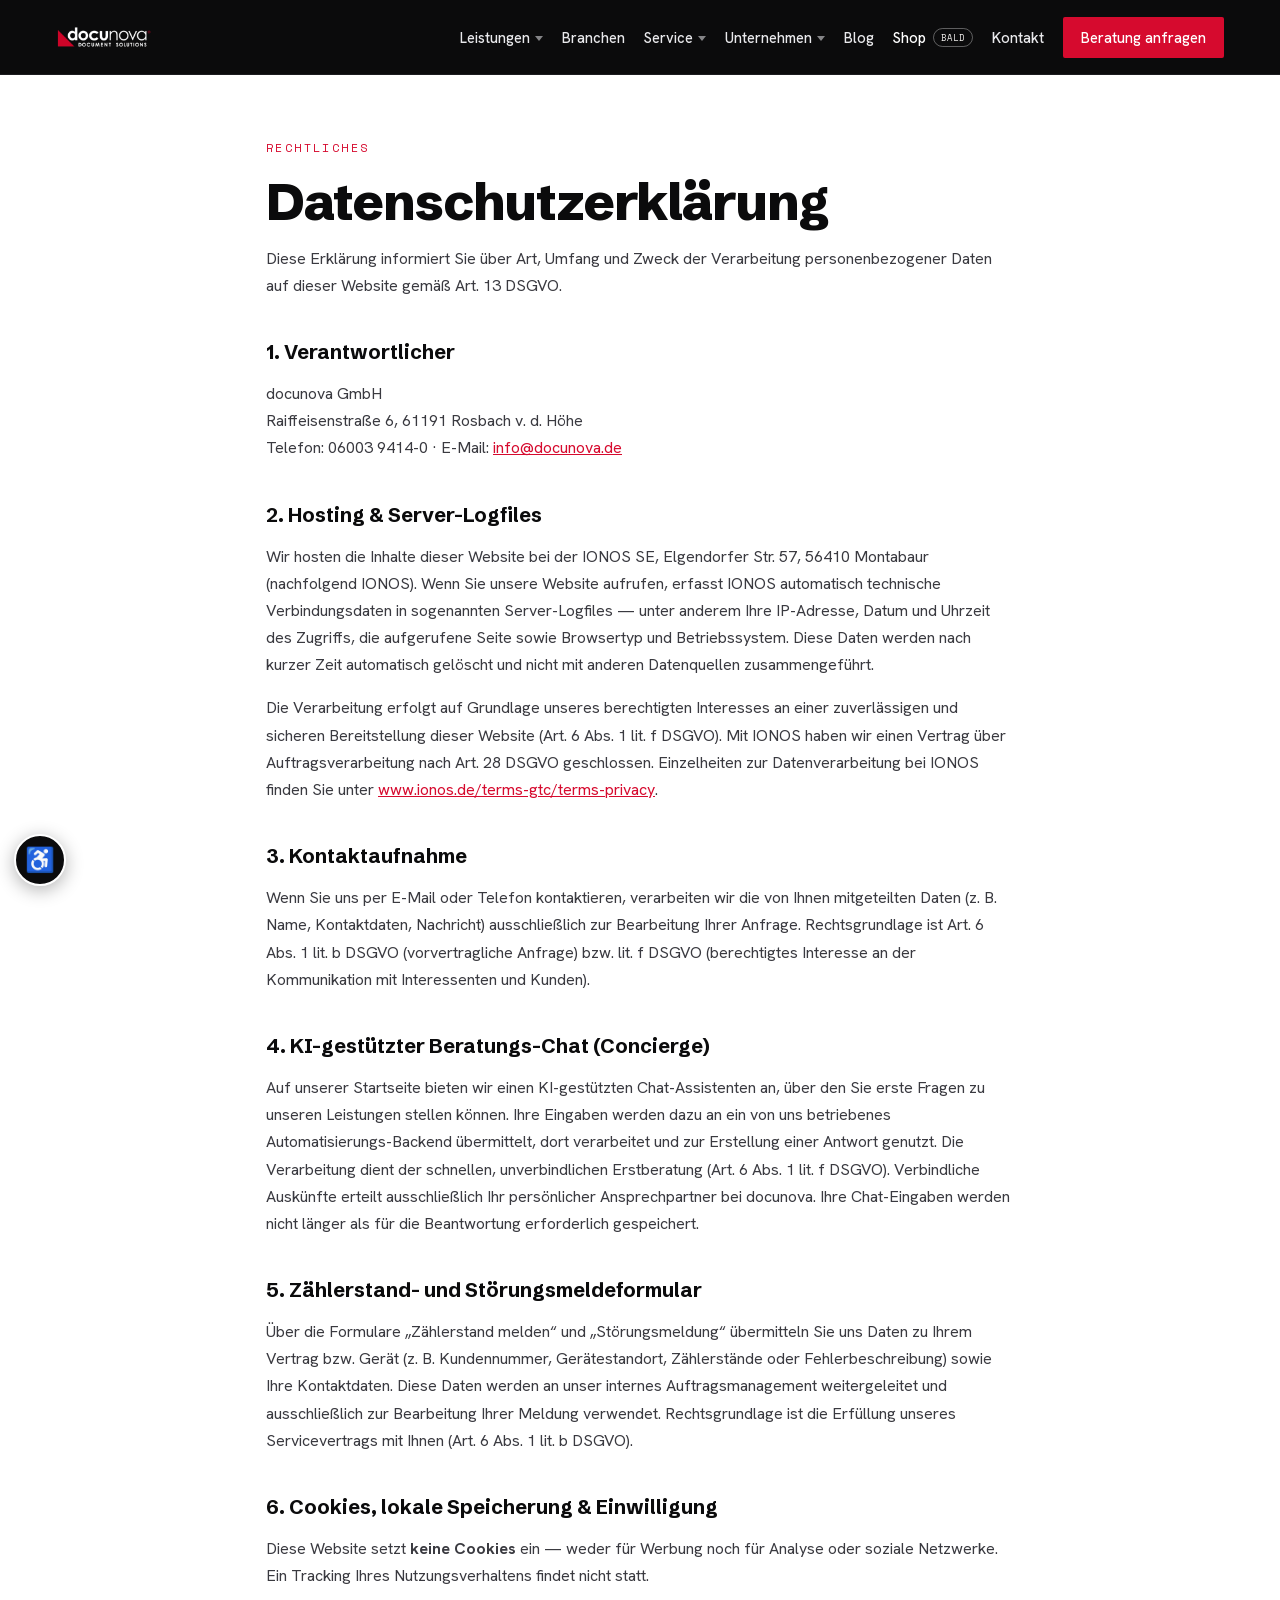
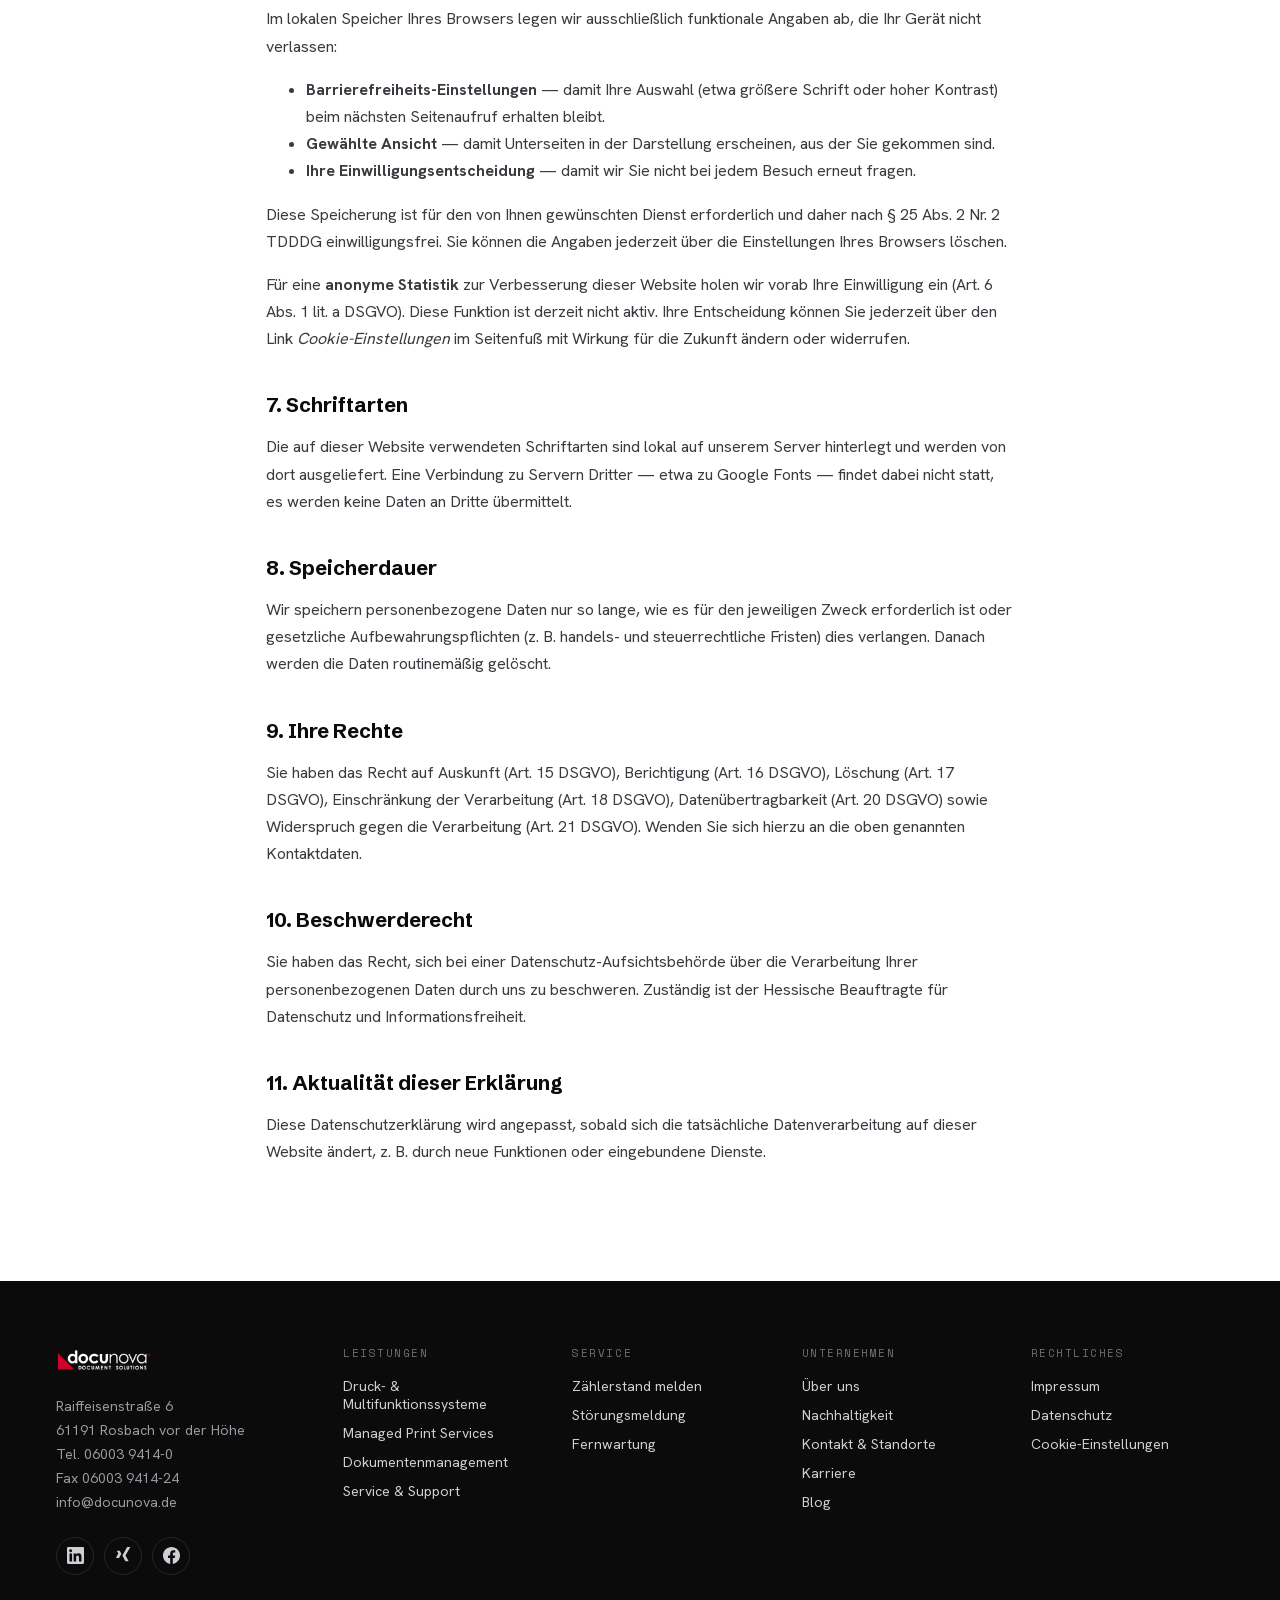
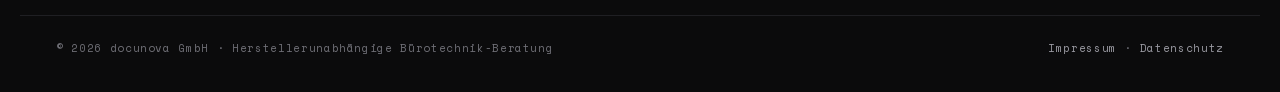
<file: datenschutz.html>
<!DOCTYPE html>
<html lang="de">
<head>
<meta charset="utf-8">
<meta name="viewport" content="width=device-width, initial-scale=1">
<title>Datenschutz — docunova GmbH</title>
<meta name="description" content="Datenschutzerklärung der docunova GmbH für die Nutzung dieser Website und die Kontaktaufnahme.">
<meta name="robots" content="noindex,follow">
<link rel="canonical" href="https://docunova.de/datenschutz.html">
<link rel="icon" href="favicon.svg" type="image/svg+xml">
<link rel="stylesheet" href="fonts-site.css">
<link rel="stylesheet" href="site.css">
<script>
(function(){
  try{
    var s = JSON.parse(localStorage.getItem('dn-a11y') || '{}');
    var h = document.documentElement;
    if(s.bigtext) h.classList.add('a11y-bigtext');
    if(s.contrast) h.classList.add('a11y-contrast');
    if(s.gray) h.classList.add('a11y-gray');
    if(s.noanim) h.classList.add('a11y-noanim');
  }catch(e){}
  if(localStorage.getItem('dn-view') === 'chat') document.documentElement.classList.add('view-chat');
  if(new URLSearchParams(location.search).has('embed')) document.documentElement.classList.add('embedded');
})();
</script>
<style>
  *{box-sizing:border-box}
  html.a11y-bigtext{font-size:125%}
  html.a11y-contrast body{color:#0a0a0a}
  html.a11y-contrast a{color:#a80020}
  html.a11y-contrast p,html.a11y-contrast li{color:#1a1a1c}
  html.a11y-gray body{filter:grayscale(1)}
  html.a11y-noanim *,html.a11y-noanim *::before,html.a11y-noanim *::after{animation:none !important;transition:none !important}
  html.embedded header,html.embedded footer{display:none}
  html.embedded main{padding-top:28px !important;padding-bottom:40px !important}
  body{margin:0;font-family:'Hanken Grotesk',sans-serif;background:#fff;color:#0B0B0C;-webkit-font-smoothing:antialiased;overflow-x:hidden}
  main a{color:#D60A2E}
  h1{font-family:'Schibsted Grotesk',sans-serif;font-weight:800;font-size:clamp(32px,5vw,52px);line-height:1.05;letter-spacing:-.02em;margin:0 0 8px;overflow-wrap:break-word}
  h2{font-family:'Schibsted Grotesk',sans-serif;font-weight:700;font-size:20px;margin:40px 0 12px}
  h3{font-family:'Schibsted Grotesk',sans-serif;font-weight:700;font-size:16px;margin:24px 0 8px}
  p,li{font-size:16px;line-height:1.7;color:#3a3a40}
  .eyebrow{font-family:'Space Mono',monospace;font-size:12px;letter-spacing:.2em;text-transform:uppercase;color:#D60A2E;margin-bottom:18px}
  .note{background:#F5F4F1;border-left:3px solid #D60A2E;padding:14px 18px;font-size:14px;color:#5d5d63;margin:14px 0}
</style>
</head>
<body>
<a class="skip-link" href="#main">Zum Inhalt springen</a>

<div class="a11y-fab">
  <button type="button" id="a11yBtn" aria-expanded="false" aria-controls="a11yPanel" aria-label="Barrierefreiheits-Einstellungen öffnen">&#9855;</button>
  <div class="a11y-panel" id="a11yPanel" role="group" aria-label="Barrierefreiheits-Einstellungen">
    <h2>Barrierefreiheit</h2>
    <button type="button" data-a11y="bigtext" aria-pressed="false">Große Schrift <span class="state">Aus</span></button>
    <button type="button" data-a11y="contrast" aria-pressed="false">Hoher Kontrast <span class="state">Aus</span></button>
    <button type="button" data-a11y="gray" aria-pressed="false">Graustufen <span class="state">Aus</span></button>
    <button type="button" data-a11y="noanim" aria-pressed="false">Animationen stoppen <span class="state">Aus</span></button>
  </div>
</div>

<div class="modal" id="modal" hidden>
  <div class="modal-backdrop" data-close></div>
  <div class="modal-box" role="dialog" aria-modal="true" aria-labelledby="modalTitle">
    <div class="modal-head">
      <span class="t" id="modalTitle">Dialog</span>
      <span class="acts">
        <a class="ext" id="modalExt" href="#" target="_blank" rel="noopener">In neuem Tab öffnen ↗</a>
        <button type="button" data-close aria-label="Dialog schließen">&#10005;</button>
      </span>
    </div>
    <iframe id="modalFrame" title="Dialog-Inhalt" src="about:blank"></iframe>
  </div>
</div>


<header class="site chrome-classic">
  <div class="nav-bar">
    <a href="index.html" aria-label="docunova Startseite"><img src="logo.png" width="300" height="94" alt="docunova — Document Solutions" style="height:30px;width:auto;display:block"></a>
    <nav class="nav-desk" aria-label="Hauptnavigation">
      <div class="nav-item">
        <a href="index.html#leistungen">Leistungen</a>
        <div class="dropdown"><div class="dropdown-inner">
          <a href="index.html#leistungen-druck">Druck- &amp; Multifunktionssysteme</a>
          <a href="index.html#leistungen-mps">Managed Print Services</a>
          <a href="index.html#leistungen-dms">Dokumentenmanagement (DMS)</a>
          <a href="service.html">Service &amp; Support</a>
        </div></div>
      </div>
      <a href="index.html#branchen">Branchen</a>
      <div class="nav-item">
        <a href="service.html">Service</a>
        <div class="dropdown"><div class="dropdown-inner">
          <a href="service.html">Service &amp; Support</a>
          <a href="zaehlerstand.html">Zählerstand melden</a>
          <a href="stoerung1.html">Störungsmeldung</a>
          <a href="https://www.teamviewer.com/de/download/windows/" target="_blank" rel="noopener">Fernwartung (TeamViewer)</a>
        </div></div>
      </div>
      <div class="nav-item">
        <a href="ueber.html">Unternehmen</a>
        <div class="dropdown"><div class="dropdown-inner">
          <a href="ueber.html">Über uns</a>
          <a href="index.html#nachhaltigkeit">Nachhaltigkeit</a>
          <a href="kontakt.html#standorte">Standorte</a>
          <a href="karriere.html">Karriere</a>
        </div></div>
      </div>
      <a href="blog.html">Blog</a>
      <a href="shop.html">Shop<span class="shop-badge">bald</span></a>
      <a href="kontakt.html">Kontakt</a>
      <a class="nav-cta" href="kontakt.html" data-modal="kontakt.html?embed=1" data-modal-title="Beratung anfragen">Beratung anfragen</a>
    </nav>
    <button class="burger" type="button" aria-expanded="false" aria-controls="navMobile" aria-label="Menü öffnen">
      <span></span><span></span><span></span>
    </button>
  </div>
  <nav class="nav-mobile" id="navMobile" aria-label="Mobile Navigation">
    <div class="group">LEISTUNGEN</div>
    <a href="index.html#leistungen-druck">Druck- &amp; Multifunktionssysteme</a>
    <a href="index.html#leistungen-mps">Managed Print Services</a>
    <a href="index.html#leistungen-dms">Dokumentenmanagement (DMS)</a>
    <a href="service.html">Service &amp; Support</a>
    <a class="big" href="index.html#branchen">Branchen</a>
    <div class="group">SERVICE</div>
    <a href="zaehlerstand.html">Zählerstand melden</a>
    <a href="stoerung1.html">Störungsmeldung</a>
    <a href="https://www.teamviewer.com/de/download/windows/" target="_blank" rel="noopener">Fernwartung (TeamViewer)</a>
    <div class="group">UNTERNEHMEN</div>
    <a href="ueber.html">Über uns</a>
    <a href="index.html#nachhaltigkeit">Nachhaltigkeit</a>
    <a href="kontakt.html#standorte">Standorte</a>
    <a href="karriere.html">Karriere</a>
    <a class="big" href="blog.html">Blog</a>
    <a class="big" href="shop.html">Shop <span class="shop-badge">bald</span></a>
    <a class="big" href="kontakt.html">Kontakt</a>
    <a class="cta" href="kontakt.html">Beratung anfragen →</a>
  </nav>
</header>

<header class="chat-top chrome-chat">
  <div class="chat-top-in">
    <a class="chat-wordmark" href="index.html" aria-label="Zurück zum docunova Concierge">
      <svg viewBox="0 0 26 26" aria-hidden="true"><polygon points="0,0 0,26 26,26" fill="#E30613"/></svg>
      <span class="wm-text">
        <span class="wm-name">docunova</span>
        <span class="wm-sub">Document Solutions</span>
      </span>
    </a>
    <div class="chat-top-right">
      <a class="chat-alt" href="index.html">Alles im Überblick →</a>
      <a class="chat-phone" href="tel:+4960039414-0">06003 9414-0</a>
    </div>
  </div>
</header>

<main id="main" class="page">
  <div class="eyebrow">Rechtliches</div>
  <h1>Datenschutzerklärung</h1>
  <p>Diese Erklärung informiert Sie über Art, Umfang und Zweck der Verarbeitung personenbezogener Daten auf dieser Website gemäß Art. 13 DSGVO.</p>

  <h2>1. Verantwortlicher</h2>
  <p>
    docunova GmbH<br>
    Raiffeisenstraße 6, 61191 Rosbach v. d. Höhe<br>
    Telefon: 06003 9414-0 · E-Mail: <a href="mailto:info@docunova.de">info@docunova.de</a>
  </p>

  <h2>2. Hosting &amp; Server-Logfiles</h2>
  <p>Wir hosten die Inhalte dieser Website bei der IONOS SE, Elgendorfer Str. 57, 56410 Montabaur (nachfolgend IONOS). Wenn Sie unsere Website aufrufen, erfasst IONOS automatisch technische Verbindungsdaten in sogenannten Server-Logfiles — unter anderem Ihre IP-Adresse, Datum und Uhrzeit des Zugriffs, die aufgerufene Seite sowie Browsertyp und Betriebssystem. Diese Daten werden nach kurzer Zeit automatisch gelöscht und nicht mit anderen Datenquellen zusammengeführt.</p>
  <p>Die Verarbeitung erfolgt auf Grundlage unseres berechtigten Interesses an einer zuverlässigen und sicheren Bereitstellung dieser Website (Art. 6 Abs. 1 lit. f DSGVO). Mit IONOS haben wir einen Vertrag über Auftragsverarbeitung nach Art. 28 DSGVO geschlossen. Einzelheiten zur Datenverarbeitung bei IONOS finden Sie unter <a href="https://www.ionos.de/terms-gtc/terms-privacy" target="_blank" rel="noopener">www.ionos.de/terms-gtc/terms-privacy</a>.</p>

  <h2>3. Kontaktaufnahme</h2>
  <p>Wenn Sie uns per E-Mail oder Telefon kontaktieren, verarbeiten wir die von Ihnen mitgeteilten Daten (z. B. Name, Kontaktdaten, Nachricht) ausschließlich zur Bearbeitung Ihrer Anfrage. Rechtsgrundlage ist Art. 6 Abs. 1 lit. b DSGVO (vorvertragliche Anfrage) bzw. lit. f DSGVO (berechtigtes Interesse an der Kommunikation mit Interessenten und Kunden).</p>

  <h2>4. KI-gestützter Beratungs-Chat (Concierge)</h2>
  <p>Auf unserer Startseite bieten wir einen KI-gestützten Chat-Assistenten an, über den Sie erste Fragen zu unseren Leistungen stellen können. Ihre Eingaben werden dazu an ein von uns betriebenes Automatisierungs-Backend übermittelt, dort verarbeitet und zur Erstellung einer Antwort genutzt. Die Verarbeitung dient der schnellen, unverbindlichen Erstberatung (Art. 6 Abs. 1 lit. f DSGVO). Verbindliche Auskünfte erteilt ausschließlich Ihr persönlicher Ansprechpartner bei docunova. Ihre Chat-Eingaben werden nicht länger als für die Beantwortung erforderlich gespeichert.</p>

  <h2>5. Zählerstand- und Störungsmeldeformular</h2>
  <p>Über die Formulare „Zählerstand melden“ und „Störungsmeldung“ übermitteln Sie uns Daten zu Ihrem Vertrag bzw. Gerät (z. B. Kundennummer, Gerätestandort, Zählerstände oder Fehlerbeschreibung) sowie Ihre Kontaktdaten. Diese Daten werden an unser internes Auftragsmanagement weitergeleitet und ausschließlich zur Bearbeitung Ihrer Meldung verwendet. Rechtsgrundlage ist die Erfüllung unseres Servicevertrags mit Ihnen (Art. 6 Abs. 1 lit. b DSGVO).</p>

  <h2>6. Cookies, lokale Speicherung &amp; Einwilligung</h2>
  <p>Diese Website setzt <strong>keine Cookies</strong> ein — weder für Werbung noch für Analyse oder soziale Netzwerke. Ein Tracking Ihres Nutzungsverhaltens findet nicht statt.</p>
  <p>Im lokalen Speicher Ihres Browsers legen wir ausschließlich funktionale Angaben ab, die Ihr Gerät nicht verlassen:</p>
  <ul>
    <li><strong>Barrierefreiheits-Einstellungen</strong> — damit Ihre Auswahl (etwa größere Schrift oder hoher Kontrast) beim nächsten Seitenaufruf erhalten bleibt.</li>
    <li><strong>Gewählte Ansicht</strong> — damit Unterseiten in der Darstellung erscheinen, aus der Sie gekommen sind.</li>
    <li><strong>Ihre Einwilligungsentscheidung</strong> — damit wir Sie nicht bei jedem Besuch erneut fragen.</li>
  </ul>
  <p>Diese Speicherung ist für den von Ihnen gewünschten Dienst erforderlich und daher nach § 25 Abs. 2 Nr. 2 TDDDG einwilligungsfrei. Sie können die Angaben jederzeit über die Einstellungen Ihres Browsers löschen.</p>
  <p>Für eine <strong>anonyme Statistik</strong> zur Verbesserung dieser Website holen wir vorab Ihre Einwilligung ein (Art. 6 Abs. 1 lit. a DSGVO). Diese Funktion ist derzeit nicht aktiv. Ihre Entscheidung können Sie jederzeit über den Link <em>Cookie-Einstellungen</em> im Seitenfuß mit Wirkung für die Zukunft ändern oder widerrufen.</p>

  <h2>7. Schriftarten</h2>
  <p>Die auf dieser Website verwendeten Schriftarten sind lokal auf unserem Server hinterlegt und werden von dort ausgeliefert. Eine Verbindung zu Servern Dritter — etwa zu Google Fonts — findet dabei nicht statt, es werden keine Daten an Dritte übermittelt.</p>

  <h2>8. Speicherdauer</h2>
  <p>Wir speichern personenbezogene Daten nur so lange, wie es für den jeweiligen Zweck erforderlich ist oder gesetzliche Aufbewahrungspflichten (z. B. handels- und steuerrechtliche Fristen) dies verlangen. Danach werden die Daten routinemäßig gelöscht.</p>

  <h2>9. Ihre Rechte</h2>
  <p>Sie haben das Recht auf Auskunft (Art. 15 DSGVO), Berichtigung (Art. 16 DSGVO), Löschung (Art. 17 DSGVO), Einschränkung der Verarbeitung (Art. 18 DSGVO), Datenübertragbarkeit (Art. 20 DSGVO) sowie Widerspruch gegen die Verarbeitung (Art. 21 DSGVO). Wenden Sie sich hierzu an die oben genannten Kontaktdaten.</p>

  <h2>10. Beschwerderecht</h2>
  <p>Sie haben das Recht, sich bei einer Datenschutz-Aufsichtsbehörde über die Verarbeitung Ihrer personenbezogenen Daten durch uns zu beschweren. Zuständig ist der Hessische Beauftragte für Datenschutz und Informationsfreiheit.</p>

  <h2>11. Aktualität dieser Erklärung</h2>
  <p>Diese Datenschutzerklärung wird angepasst, sobald sich die tatsächliche Datenverarbeitung auf dieser Website ändert, z. B. durch neue Funktionen oder eingebundene Dienste.</p>
</main>

<footer class="site chrome-classic">
  <div class="wrap foot-grid">
    <div class="foot-col">
      <img src="logo.png" width="300" height="94" alt="docunova — Document Solutions" style="height:30px;width:auto;display:block;margin-bottom:20px">
      <p class="foot-addr">Raiffeisenstraße 6<br>61191 Rosbach vor der Höhe<br>
      Tel. <a href="tel:+4960039414-0">06003 9414-0</a><br>
      Fax 06003 9414-24<br>
      <a href="mailto:info@docunova.de">info@docunova.de</a></p>
      <div class="social">
        <a href="https://www.linkedin.com/company/docunova-gmbh/" target="_blank" rel="noopener" aria-label="docunova bei LinkedIn"><svg viewBox="0 0 24 24" aria-hidden="true"><path d="M20.45 20.45h-3.56v-5.57c0-1.33-.03-3.04-1.85-3.04-1.86 0-2.14 1.45-2.14 2.94v5.67H9.35V9h3.41v1.56h.05c.47-.9 1.63-1.85 3.36-1.85 3.6 0 4.27 2.37 4.27 5.45v6.29zM5.34 7.43a2.07 2.07 0 1 1 0-4.13 2.07 2.07 0 0 1 0 4.13zm1.78 13.02H3.55V9h3.57v11.45zM22.22 0H1.77C.79 0 0 .77 0 1.72v20.56C0 23.23.79 24 1.77 24h20.45c.98 0 1.78-.77 1.78-1.72V1.72C24 .77 23.2 0 22.22 0z"/></svg></a>
        <a href="https://www.xing.com/pages/docunovagmbh" target="_blank" rel="noopener" aria-label="docunova bei Xing"><svg viewBox="0 0 24 24" aria-hidden="true"><path d="M17.8 0c-.4 0-.6.13-.78.44l-6.6 11.68 4.2 7.72c.17.3.4.44.78.44h3.1c.19 0 .33-.07.4-.2.09-.15.08-.32 0-.5l-4.17-7.63v-.02L21.28.7c.09-.18.1-.35.01-.5-.07-.13-.2-.2-.4-.2H17.8zM3.1 5.12c-.2 0-.34.07-.42.2-.08.15-.07.33.02.5l2 3.45v.02l-3.13 5.53c-.09.17-.09.34 0 .49.07.13.2.2.4.2h3.1c.4 0 .6-.14.78-.45l3.18-5.62-2.03-3.54c-.18-.31-.4-.45-.79-.45H3.1z"/></svg></a>
        <a href="https://www.facebook.com/docunovagmbh/" target="_blank" rel="noopener" aria-label="docunova bei Facebook"><svg viewBox="0 0 24 24" aria-hidden="true"><path d="M24 12.07C24 5.4 18.63 0 12 0S0 5.4 0 12.07C0 18.1 4.39 23.09 10.13 24v-8.44H7.08v-3.49h3.05V9.41c0-3.02 1.79-4.69 4.53-4.69 1.31 0 2.68.24 2.68.24v2.97h-1.51c-1.49 0-1.96.93-1.96 1.89v2.25h3.33l-.53 3.49h-2.8V24C19.61 23.09 24 18.1 24 12.07z"/></svg></a>
      </div>
    </div>
    <div class="foot-col">
      <div class="head">LEISTUNGEN</div>
      <nav aria-label="Footer Leistungen">
        <a href="index.html#leistungen-druck">Druck- &amp; Multifunktionssysteme</a>
        <a href="index.html#leistungen-mps">Managed Print Services</a>
        <a href="index.html#leistungen-dms">Dokumentenmanagement</a>
        <a href="service.html">Service &amp; Support</a>
      </nav>
    </div>
    <div class="foot-col">
      <div class="head">SERVICE</div>
      <nav aria-label="Footer Service">
        <a href="zaehlerstand.html">Zählerstand melden</a>
        <a href="stoerung1.html">Störungsmeldung</a>
        <a href="https://www.teamviewer.com/de/download/windows/" target="_blank" rel="noopener">Fernwartung</a>
      </nav>
    </div>
    <div class="foot-col">
      <div class="head">UNTERNEHMEN</div>
      <nav aria-label="Footer Unternehmen">
        <a href="ueber.html">Über uns</a>
        <a href="index.html#nachhaltigkeit">Nachhaltigkeit</a>
        <a href="kontakt.html">Kontakt &amp; Standorte</a>
        <a href="karriere.html">Karriere</a>
        <a href="blog.html">Blog</a>
      </nav>
    </div>
    <div class="foot-col">
      <div class="head">RECHTLICHES</div>
      <nav aria-label="Footer Rechtliches">
        <a href="impressum.html" data-modal="impressum.html?embed=1" data-modal-title="Impressum">Impressum</a>
        <a href="datenschutz.html" data-modal="datenschutz.html?embed=1" data-modal-title="Datenschutzerklärung">Datenschutz</a>
      <a href="index.html?consent=1#cookie-einstellungen">Cookie-Einstellungen</a>
      </nav>
    </div>
  </div>
  <div class="foot-base">
    <span>© 2026 docunova GmbH · Herstellerunabhängige Bürotechnik-Beratung</span>
    <span><a href="impressum.html" data-modal="impressum.html?embed=1" data-modal-title="Impressum">Impressum</a> · <a href="datenschutz.html" data-modal="datenschutz.html?embed=1" data-modal-title="Datenschutzerklärung">Datenschutz</a></span>
  </div>
</footer>

<footer class="chat-foot chrome-chat">
  <div class="chat-foot-in">
    <div class="cf-col">
      <div class="cf-wm"><svg viewBox="0 0 26 26" aria-hidden="true"><polygon points="0,0 0,26 26,26" fill="#E30613"/></svg><b>docunova</b></div>
      <p>Raiffeisenstraße 6<br>61191 Rosbach vor der Höhe<br>
      Fon 06003 9414-0<br>Fax 06003 9414-24<br>
      <a href="mailto:info@docunova.de">info@docunova.de</a></p>
    </div>
    <div class="cf-col">
      <div class="cf-h">Service</div>
      <a href="zaehlerstand.html">Zählerstand erfassen</a>
      <a href="stoerung1.html">Störung melden</a>
      <a href="https://www.teamviewer.com/de/download/windows/" target="_blank" rel="noopener">TeamViewer Fernwartung</a>
    </div>
    <div class="cf-col">
      <div class="cf-h">Standorte</div>
      <p>Rosbach v. d. Höhe<br>Nidda — Wolff Bürotechnik</p>
      <p style="margin-top:8px">Deutschlandweiter Service,<br>Ansprechpartner vor Ort.</p>
    </div>
    <div class="cf-col">
      <div class="cf-h">Unternehmen</div>
      <a href="karriere.html">Karriere</a>
      <a href="kontakt.html">Kontakt</a>
      <a href="index.html">Zurück zum Concierge</a>
    </div>
  </div>
  <div class="chat-foot-base">
    <span>© 2026 docunova GmbH · Wir für Ihr Büro — seit 1986</span>
    <nav>
      <a href="impressum.html">Impressum</a>
      <a href="datenschutz.html">Datenschutz</a>
    <a href="index.html?consent=1#cookie-einstellungen">Cookie-Einstellungen</a>
    </nav>
  </div>
</footer>

<script src="site.js"></script>

</body>
</html>
</file>
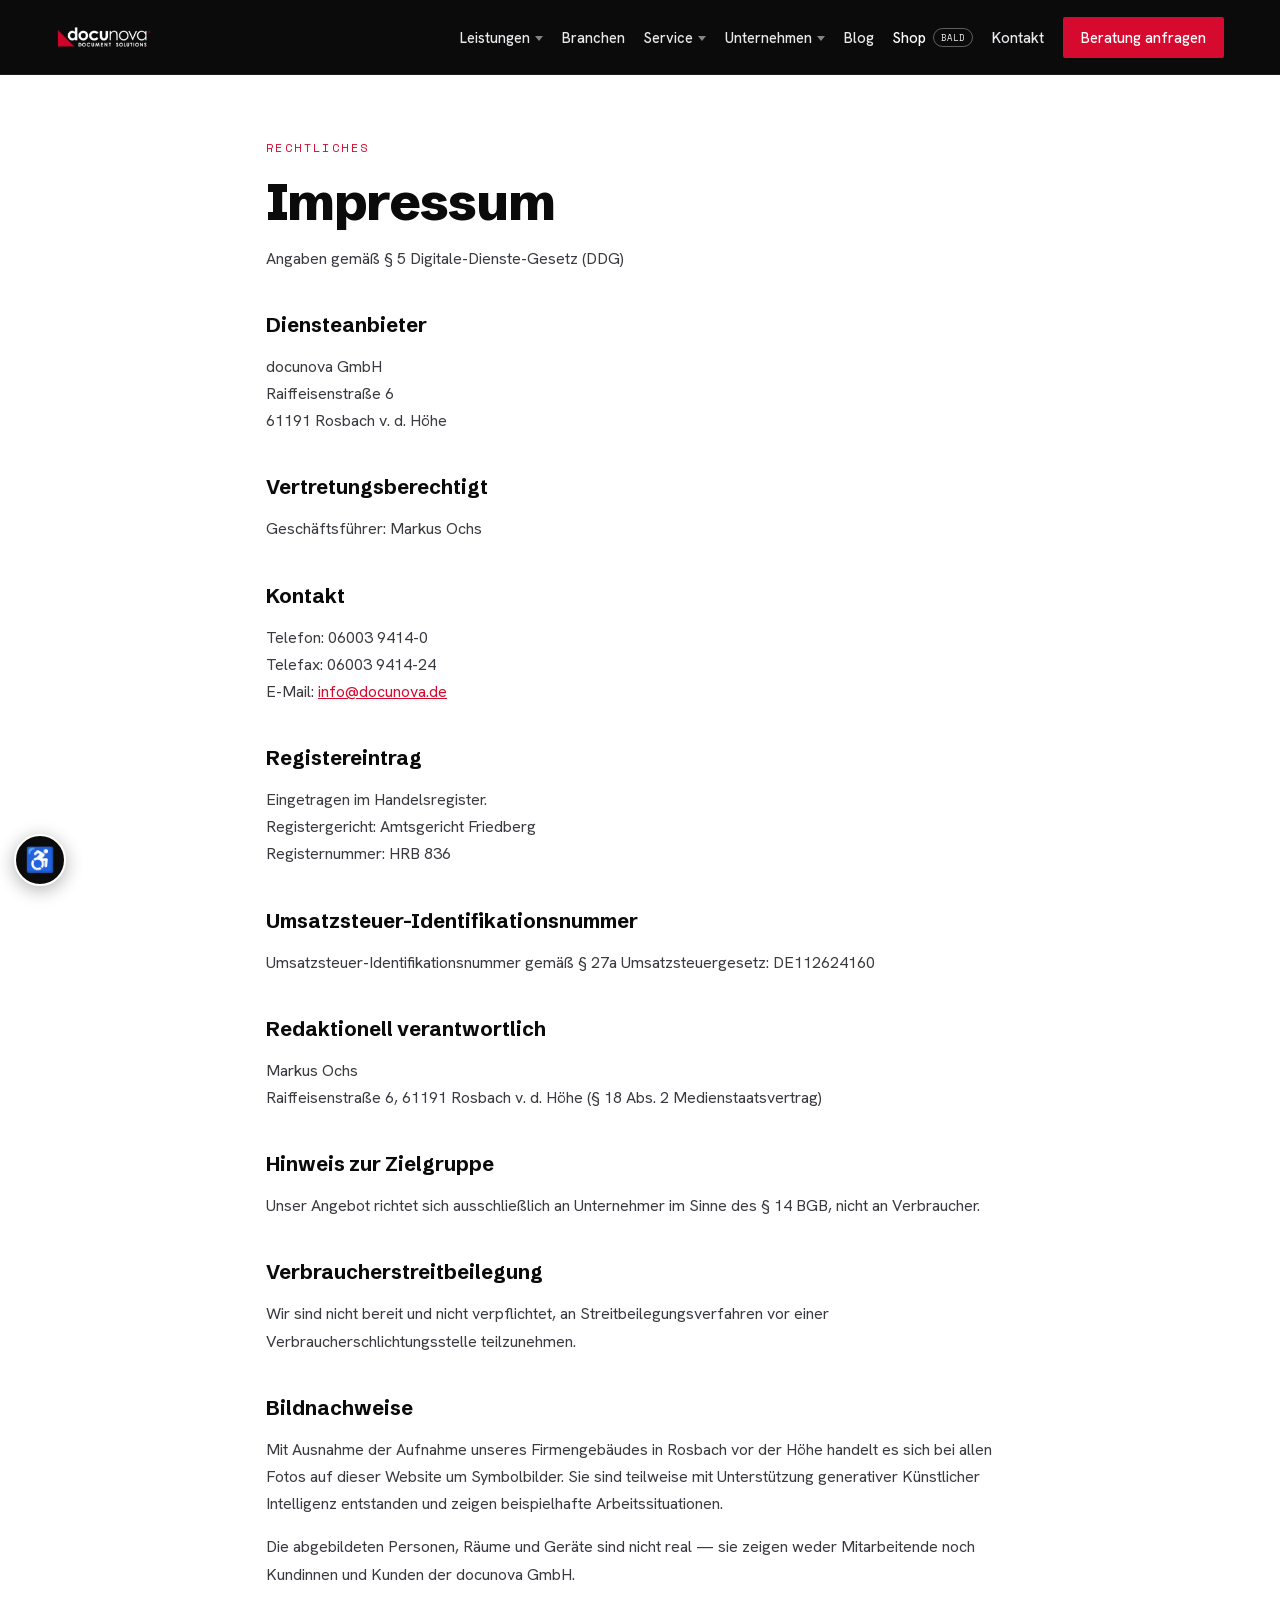
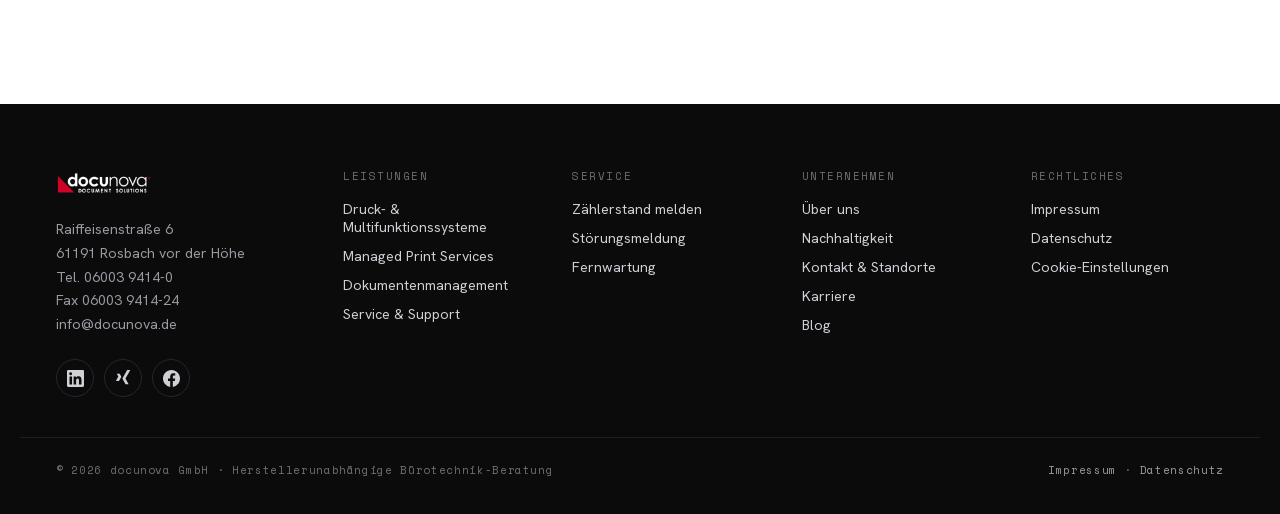
<file: impressum.html>
<!DOCTYPE html>
<html lang="de">
<head>
<meta charset="utf-8">
<meta name="viewport" content="width=device-width, initial-scale=1">
<title>Impressum — docunova GmbH</title>
<meta name="description" content="Impressum und Anbieterkennzeichnung der docunova GmbH in Rosbach vor der Höhe.">
<meta name="robots" content="noindex,follow">
<link rel="canonical" href="https://docunova.de/impressum.html">
<link rel="icon" href="favicon.svg" type="image/svg+xml">
<link rel="stylesheet" href="fonts-site.css">
<link rel="stylesheet" href="site.css">
<script>
(function(){
  try{
    var s = JSON.parse(localStorage.getItem('dn-a11y') || '{}');
    var h = document.documentElement;
    if(s.bigtext) h.classList.add('a11y-bigtext');
    if(s.contrast) h.classList.add('a11y-contrast');
    if(s.gray) h.classList.add('a11y-gray');
    if(s.noanim) h.classList.add('a11y-noanim');
  }catch(e){}
  if(localStorage.getItem('dn-view') === 'chat') document.documentElement.classList.add('view-chat');
  if(new URLSearchParams(location.search).has('embed')) document.documentElement.classList.add('embedded');
})();
</script>
<style>
  *{box-sizing:border-box}
  html.a11y-bigtext{font-size:125%}
  html.a11y-contrast body{color:#0a0a0a}
  html.a11y-contrast a{color:#a80020}
  html.a11y-contrast p,html.a11y-contrast li{color:#1a1a1c}
  html.a11y-gray body{filter:grayscale(1)}
  html.a11y-noanim *,html.a11y-noanim *::before,html.a11y-noanim *::after{animation:none !important;transition:none !important}
  html.embedded header,html.embedded footer{display:none}
  html.embedded main{padding-top:28px !important;padding-bottom:40px !important}
  body{margin:0;font-family:'Hanken Grotesk',sans-serif;background:#fff;color:#0B0B0C;-webkit-font-smoothing:antialiased;overflow-x:hidden}
  main a{color:#D60A2E}
  h1{font-family:'Schibsted Grotesk',sans-serif;font-weight:800;font-size:clamp(32px,5vw,52px);line-height:1.05;letter-spacing:-.02em;margin:0 0 8px;overflow-wrap:break-word}
  h2{font-family:'Schibsted Grotesk',sans-serif;font-weight:700;font-size:20px;margin:40px 0 12px}
  p,li{font-size:16px;line-height:1.7;color:#3a3a40}
  .eyebrow{font-family:'Space Mono',monospace;font-size:12px;letter-spacing:.2em;text-transform:uppercase;color:#D60A2E;margin-bottom:18px}
</style>
</head>
<body>
<a class="skip-link" href="#main">Zum Inhalt springen</a>

<div class="a11y-fab">
  <button type="button" id="a11yBtn" aria-expanded="false" aria-controls="a11yPanel" aria-label="Barrierefreiheits-Einstellungen öffnen">&#9855;</button>
  <div class="a11y-panel" id="a11yPanel" role="group" aria-label="Barrierefreiheits-Einstellungen">
    <h2>Barrierefreiheit</h2>
    <button type="button" data-a11y="bigtext" aria-pressed="false">Große Schrift <span class="state">Aus</span></button>
    <button type="button" data-a11y="contrast" aria-pressed="false">Hoher Kontrast <span class="state">Aus</span></button>
    <button type="button" data-a11y="gray" aria-pressed="false">Graustufen <span class="state">Aus</span></button>
    <button type="button" data-a11y="noanim" aria-pressed="false">Animationen stoppen <span class="state">Aus</span></button>
  </div>
</div>

<div class="modal" id="modal" hidden>
  <div class="modal-backdrop" data-close></div>
  <div class="modal-box" role="dialog" aria-modal="true" aria-labelledby="modalTitle">
    <div class="modal-head">
      <span class="t" id="modalTitle">Dialog</span>
      <span class="acts">
        <a class="ext" id="modalExt" href="#" target="_blank" rel="noopener">In neuem Tab öffnen ↗</a>
        <button type="button" data-close aria-label="Dialog schließen">&#10005;</button>
      </span>
    </div>
    <iframe id="modalFrame" title="Dialog-Inhalt" src="about:blank"></iframe>
  </div>
</div>


<header class="site chrome-classic">
  <div class="nav-bar">
    <a href="index.html" aria-label="docunova Startseite"><img src="logo.png" width="300" height="94" alt="docunova — Document Solutions" style="height:30px;width:auto;display:block"></a>
    <nav class="nav-desk" aria-label="Hauptnavigation">
      <div class="nav-item">
        <a href="index.html#leistungen">Leistungen</a>
        <div class="dropdown"><div class="dropdown-inner">
          <a href="index.html#leistungen-druck">Druck- &amp; Multifunktionssysteme</a>
          <a href="index.html#leistungen-mps">Managed Print Services</a>
          <a href="index.html#leistungen-dms">Dokumentenmanagement (DMS)</a>
          <a href="service.html">Service &amp; Support</a>
        </div></div>
      </div>
      <a href="index.html#branchen">Branchen</a>
      <div class="nav-item">
        <a href="service.html">Service</a>
        <div class="dropdown"><div class="dropdown-inner">
          <a href="service.html">Service &amp; Support</a>
          <a href="zaehlerstand.html">Zählerstand melden</a>
          <a href="stoerung1.html">Störungsmeldung</a>
          <a href="https://www.teamviewer.com/de/download/windows/" target="_blank" rel="noopener">Fernwartung (TeamViewer)</a>
        </div></div>
      </div>
      <div class="nav-item">
        <a href="ueber.html">Unternehmen</a>
        <div class="dropdown"><div class="dropdown-inner">
          <a href="ueber.html">Über uns</a>
          <a href="index.html#nachhaltigkeit">Nachhaltigkeit</a>
          <a href="kontakt.html#standorte">Standorte</a>
          <a href="karriere.html">Karriere</a>
        </div></div>
      </div>
      <a href="blog.html">Blog</a>
      <a href="shop.html">Shop<span class="shop-badge">bald</span></a>
      <a href="kontakt.html">Kontakt</a>
      <a class="nav-cta" href="kontakt.html" data-modal="kontakt.html?embed=1" data-modal-title="Beratung anfragen">Beratung anfragen</a>
    </nav>
    <button class="burger" type="button" aria-expanded="false" aria-controls="navMobile" aria-label="Menü öffnen">
      <span></span><span></span><span></span>
    </button>
  </div>
  <nav class="nav-mobile" id="navMobile" aria-label="Mobile Navigation">
    <div class="group">LEISTUNGEN</div>
    <a href="index.html#leistungen-druck">Druck- &amp; Multifunktionssysteme</a>
    <a href="index.html#leistungen-mps">Managed Print Services</a>
    <a href="index.html#leistungen-dms">Dokumentenmanagement (DMS)</a>
    <a href="service.html">Service &amp; Support</a>
    <a class="big" href="index.html#branchen">Branchen</a>
    <div class="group">SERVICE</div>
    <a href="zaehlerstand.html">Zählerstand melden</a>
    <a href="stoerung1.html">Störungsmeldung</a>
    <a href="https://www.teamviewer.com/de/download/windows/" target="_blank" rel="noopener">Fernwartung (TeamViewer)</a>
    <div class="group">UNTERNEHMEN</div>
    <a href="ueber.html">Über uns</a>
    <a href="index.html#nachhaltigkeit">Nachhaltigkeit</a>
    <a href="kontakt.html#standorte">Standorte</a>
    <a href="karriere.html">Karriere</a>
    <a class="big" href="blog.html">Blog</a>
    <a class="big" href="shop.html">Shop <span class="shop-badge">bald</span></a>
    <a class="big" href="kontakt.html">Kontakt</a>
    <a class="cta" href="kontakt.html">Beratung anfragen →</a>
  </nav>
</header>

<header class="chat-top chrome-chat">
  <div class="chat-top-in">
    <a class="chat-wordmark" href="index.html" aria-label="Zurück zum docunova Concierge">
      <svg viewBox="0 0 26 26" aria-hidden="true"><polygon points="0,0 0,26 26,26" fill="#E30613"/></svg>
      <span class="wm-text">
        <span class="wm-name">docunova</span>
        <span class="wm-sub">Document Solutions</span>
      </span>
    </a>
    <div class="chat-top-right">
      <a class="chat-alt" href="index.html">Alles im Überblick →</a>
      <a class="chat-phone" href="tel:+4960039414-0">06003 9414-0</a>
    </div>
  </div>
</header>

<main id="main" class="page">
  <div class="eyebrow">Rechtliches</div>
  <h1>Impressum</h1>
  <p>Angaben gemäß § 5 Digitale-Dienste-Gesetz (DDG)</p>

  <h2>Diensteanbieter</h2>
  <p>
    docunova GmbH<br>
    Raiffeisenstraße 6<br>
    61191 Rosbach v. d. Höhe
  </p>

  <h2>Vertretungsberechtigt</h2>
  <p>Geschäftsführer: Markus Ochs</p>

  <h2>Kontakt</h2>
  <p>
    Telefon: 06003 9414-0<br>
    Telefax: 06003 9414-24<br>
    E-Mail: <a href="mailto:info@docunova.de">info@docunova.de</a>
  </p>

  <h2>Registereintrag</h2>
  <p>
    Eingetragen im Handelsregister.<br>
    Registergericht: Amtsgericht Friedberg<br>
    Registernummer: HRB 836
  </p>

  <h2>Umsatzsteuer-Identifikationsnummer</h2>
  <p>Umsatzsteuer-Identifikationsnummer gemäß § 27a Umsatzsteuergesetz: DE112624160</p>

  <h2>Redaktionell verantwortlich</h2>
  <p>
    Markus Ochs<br>
    Raiffeisenstraße 6, 61191 Rosbach v. d. Höhe (§ 18 Abs. 2 Medienstaatsvertrag)
  </p>

  <h2>Hinweis zur Zielgruppe</h2>
  <p>Unser Angebot richtet sich ausschließlich an Unternehmer im Sinne des § 14 BGB, nicht an Verbraucher.</p>

  <h2>Verbraucherstreitbeilegung</h2>
  <p>Wir sind nicht bereit und nicht verpflichtet, an Streitbeilegungsverfahren vor einer Verbraucherschlichtungsstelle teilzunehmen.</p>

  <h2>Bildnachweise</h2>
  <p>Mit Ausnahme der Aufnahme unseres Firmengebäudes in Rosbach vor der Höhe handelt es sich bei allen Fotos auf dieser Website um Symbolbilder. Sie sind teilweise mit Unterstützung generativer Künstlicher Intelligenz entstanden und zeigen beispielhafte Arbeitssituationen.</p>
  <p>Die abgebildeten Personen, Räume und Geräte sind nicht real — sie zeigen weder Mitarbeitende noch Kundinnen und Kunden der docunova GmbH.</p>
</main>

<footer class="site chrome-classic">
  <div class="wrap foot-grid">
    <div class="foot-col">
      <img src="logo.png" width="300" height="94" alt="docunova — Document Solutions" style="height:30px;width:auto;display:block;margin-bottom:20px">
      <p class="foot-addr">Raiffeisenstraße 6<br>61191 Rosbach vor der Höhe<br>
      Tel. <a href="tel:+4960039414-0">06003 9414-0</a><br>
      Fax 06003 9414-24<br>
      <a href="mailto:info@docunova.de">info@docunova.de</a></p>
      <div class="social">
        <a href="https://www.linkedin.com/company/docunova-gmbh/" target="_blank" rel="noopener" aria-label="docunova bei LinkedIn"><svg viewBox="0 0 24 24" aria-hidden="true"><path d="M20.45 20.45h-3.56v-5.57c0-1.33-.03-3.04-1.85-3.04-1.86 0-2.14 1.45-2.14 2.94v5.67H9.35V9h3.41v1.56h.05c.47-.9 1.63-1.85 3.36-1.85 3.6 0 4.27 2.37 4.27 5.45v6.29zM5.34 7.43a2.07 2.07 0 1 1 0-4.13 2.07 2.07 0 0 1 0 4.13zm1.78 13.02H3.55V9h3.57v11.45zM22.22 0H1.77C.79 0 0 .77 0 1.72v20.56C0 23.23.79 24 1.77 24h20.45c.98 0 1.78-.77 1.78-1.72V1.72C24 .77 23.2 0 22.22 0z"/></svg></a>
        <a href="https://www.xing.com/pages/docunovagmbh" target="_blank" rel="noopener" aria-label="docunova bei Xing"><svg viewBox="0 0 24 24" aria-hidden="true"><path d="M17.8 0c-.4 0-.6.13-.78.44l-6.6 11.68 4.2 7.72c.17.3.4.44.78.44h3.1c.19 0 .33-.07.4-.2.09-.15.08-.32 0-.5l-4.17-7.63v-.02L21.28.7c.09-.18.1-.35.01-.5-.07-.13-.2-.2-.4-.2H17.8zM3.1 5.12c-.2 0-.34.07-.42.2-.08.15-.07.33.02.5l2 3.45v.02l-3.13 5.53c-.09.17-.09.34 0 .49.07.13.2.2.4.2h3.1c.4 0 .6-.14.78-.45l3.18-5.62-2.03-3.54c-.18-.31-.4-.45-.79-.45H3.1z"/></svg></a>
        <a href="https://www.facebook.com/docunovagmbh/" target="_blank" rel="noopener" aria-label="docunova bei Facebook"><svg viewBox="0 0 24 24" aria-hidden="true"><path d="M24 12.07C24 5.4 18.63 0 12 0S0 5.4 0 12.07C0 18.1 4.39 23.09 10.13 24v-8.44H7.08v-3.49h3.05V9.41c0-3.02 1.79-4.69 4.53-4.69 1.31 0 2.68.24 2.68.24v2.97h-1.51c-1.49 0-1.96.93-1.96 1.89v2.25h3.33l-.53 3.49h-2.8V24C19.61 23.09 24 18.1 24 12.07z"/></svg></a>
      </div>
    </div>
    <div class="foot-col">
      <div class="head">LEISTUNGEN</div>
      <nav aria-label="Footer Leistungen">
        <a href="index.html#leistungen-druck">Druck- &amp; Multifunktionssysteme</a>
        <a href="index.html#leistungen-mps">Managed Print Services</a>
        <a href="index.html#leistungen-dms">Dokumentenmanagement</a>
        <a href="service.html">Service &amp; Support</a>
      </nav>
    </div>
    <div class="foot-col">
      <div class="head">SERVICE</div>
      <nav aria-label="Footer Service">
        <a href="zaehlerstand.html">Zählerstand melden</a>
        <a href="stoerung1.html">Störungsmeldung</a>
        <a href="https://www.teamviewer.com/de/download/windows/" target="_blank" rel="noopener">Fernwartung</a>
      </nav>
    </div>
    <div class="foot-col">
      <div class="head">UNTERNEHMEN</div>
      <nav aria-label="Footer Unternehmen">
        <a href="ueber.html">Über uns</a>
        <a href="index.html#nachhaltigkeit">Nachhaltigkeit</a>
        <a href="kontakt.html">Kontakt &amp; Standorte</a>
        <a href="karriere.html">Karriere</a>
        <a href="blog.html">Blog</a>
      </nav>
    </div>
    <div class="foot-col">
      <div class="head">RECHTLICHES</div>
      <nav aria-label="Footer Rechtliches">
        <a href="impressum.html" data-modal="impressum.html?embed=1" data-modal-title="Impressum">Impressum</a>
        <a href="datenschutz.html" data-modal="datenschutz.html?embed=1" data-modal-title="Datenschutzerklärung">Datenschutz</a>
      <a href="index.html?consent=1#cookie-einstellungen">Cookie-Einstellungen</a>
      </nav>
    </div>
  </div>
  <div class="foot-base">
    <span>© 2026 docunova GmbH · Herstellerunabhängige Bürotechnik-Beratung</span>
    <span><a href="impressum.html" data-modal="impressum.html?embed=1" data-modal-title="Impressum">Impressum</a> · <a href="datenschutz.html" data-modal="datenschutz.html?embed=1" data-modal-title="Datenschutzerklärung">Datenschutz</a></span>
  </div>
</footer>

<footer class="chat-foot chrome-chat">
  <div class="chat-foot-in">
    <div class="cf-col">
      <div class="cf-wm"><svg viewBox="0 0 26 26" aria-hidden="true"><polygon points="0,0 0,26 26,26" fill="#E30613"/></svg><b>docunova</b></div>
      <p>Raiffeisenstraße 6<br>61191 Rosbach vor der Höhe<br>
      Fon 06003 9414-0<br>Fax 06003 9414-24<br>
      <a href="mailto:info@docunova.de">info@docunova.de</a></p>
    </div>
    <div class="cf-col">
      <div class="cf-h">Service</div>
      <a href="zaehlerstand.html">Zählerstand erfassen</a>
      <a href="stoerung1.html">Störung melden</a>
      <a href="https://www.teamviewer.com/de/download/windows/" target="_blank" rel="noopener">TeamViewer Fernwartung</a>
    </div>
    <div class="cf-col">
      <div class="cf-h">Standorte</div>
      <p>Rosbach v. d. Höhe<br>Nidda — Wolff Bürotechnik</p>
      <p style="margin-top:8px">Deutschlandweiter Service,<br>Ansprechpartner vor Ort.</p>
    </div>
    <div class="cf-col">
      <div class="cf-h">Unternehmen</div>
      <a href="karriere.html">Karriere</a>
      <a href="kontakt.html">Kontakt</a>
      <a href="index.html">Zurück zum Concierge</a>
    </div>
  </div>
  <div class="chat-foot-base">
    <span>© 2026 docunova GmbH · Wir für Ihr Büro — seit 1986</span>
    <nav>
      <a href="impressum.html">Impressum</a>
      <a href="datenschutz.html">Datenschutz</a>
    <a href="index.html?consent=1#cookie-einstellungen">Cookie-Einstellungen</a>
    </nav>
  </div>
</footer>

<script src="site.js"></script>

</body>
</html>
</file>
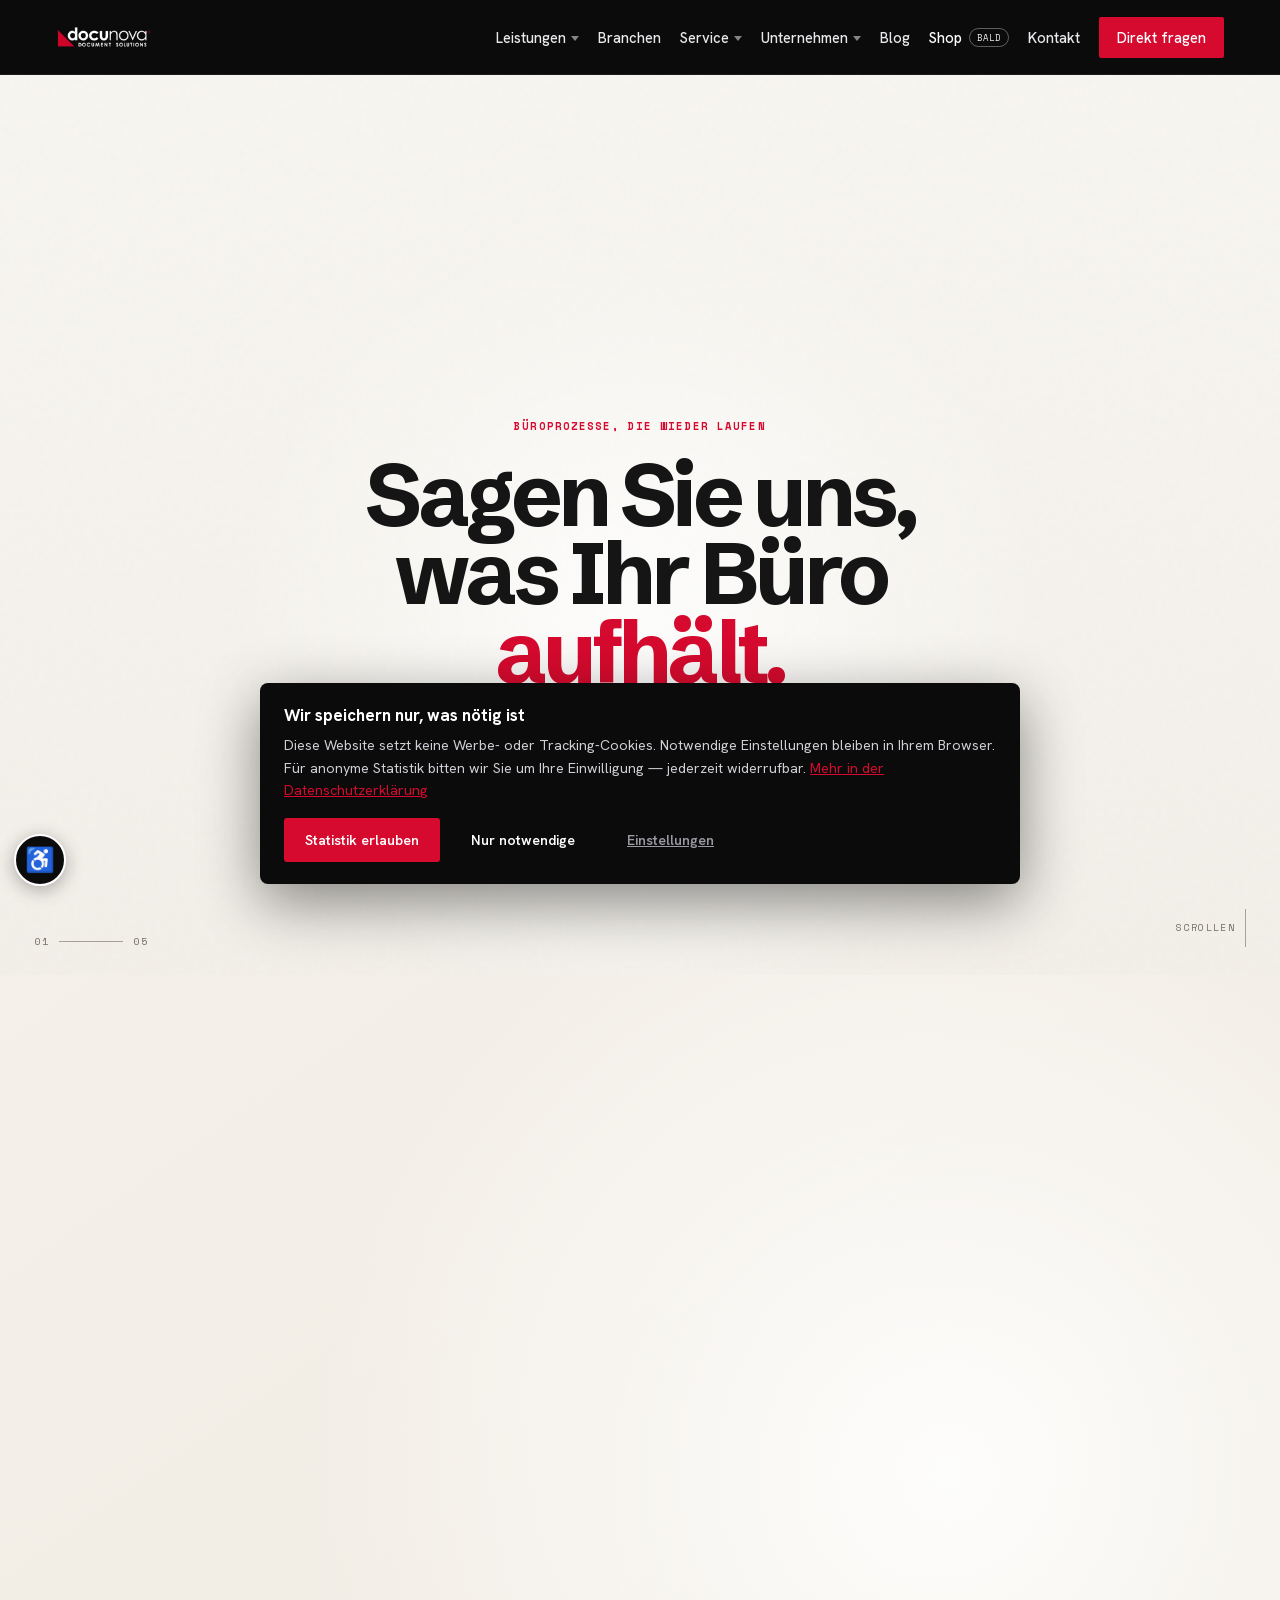
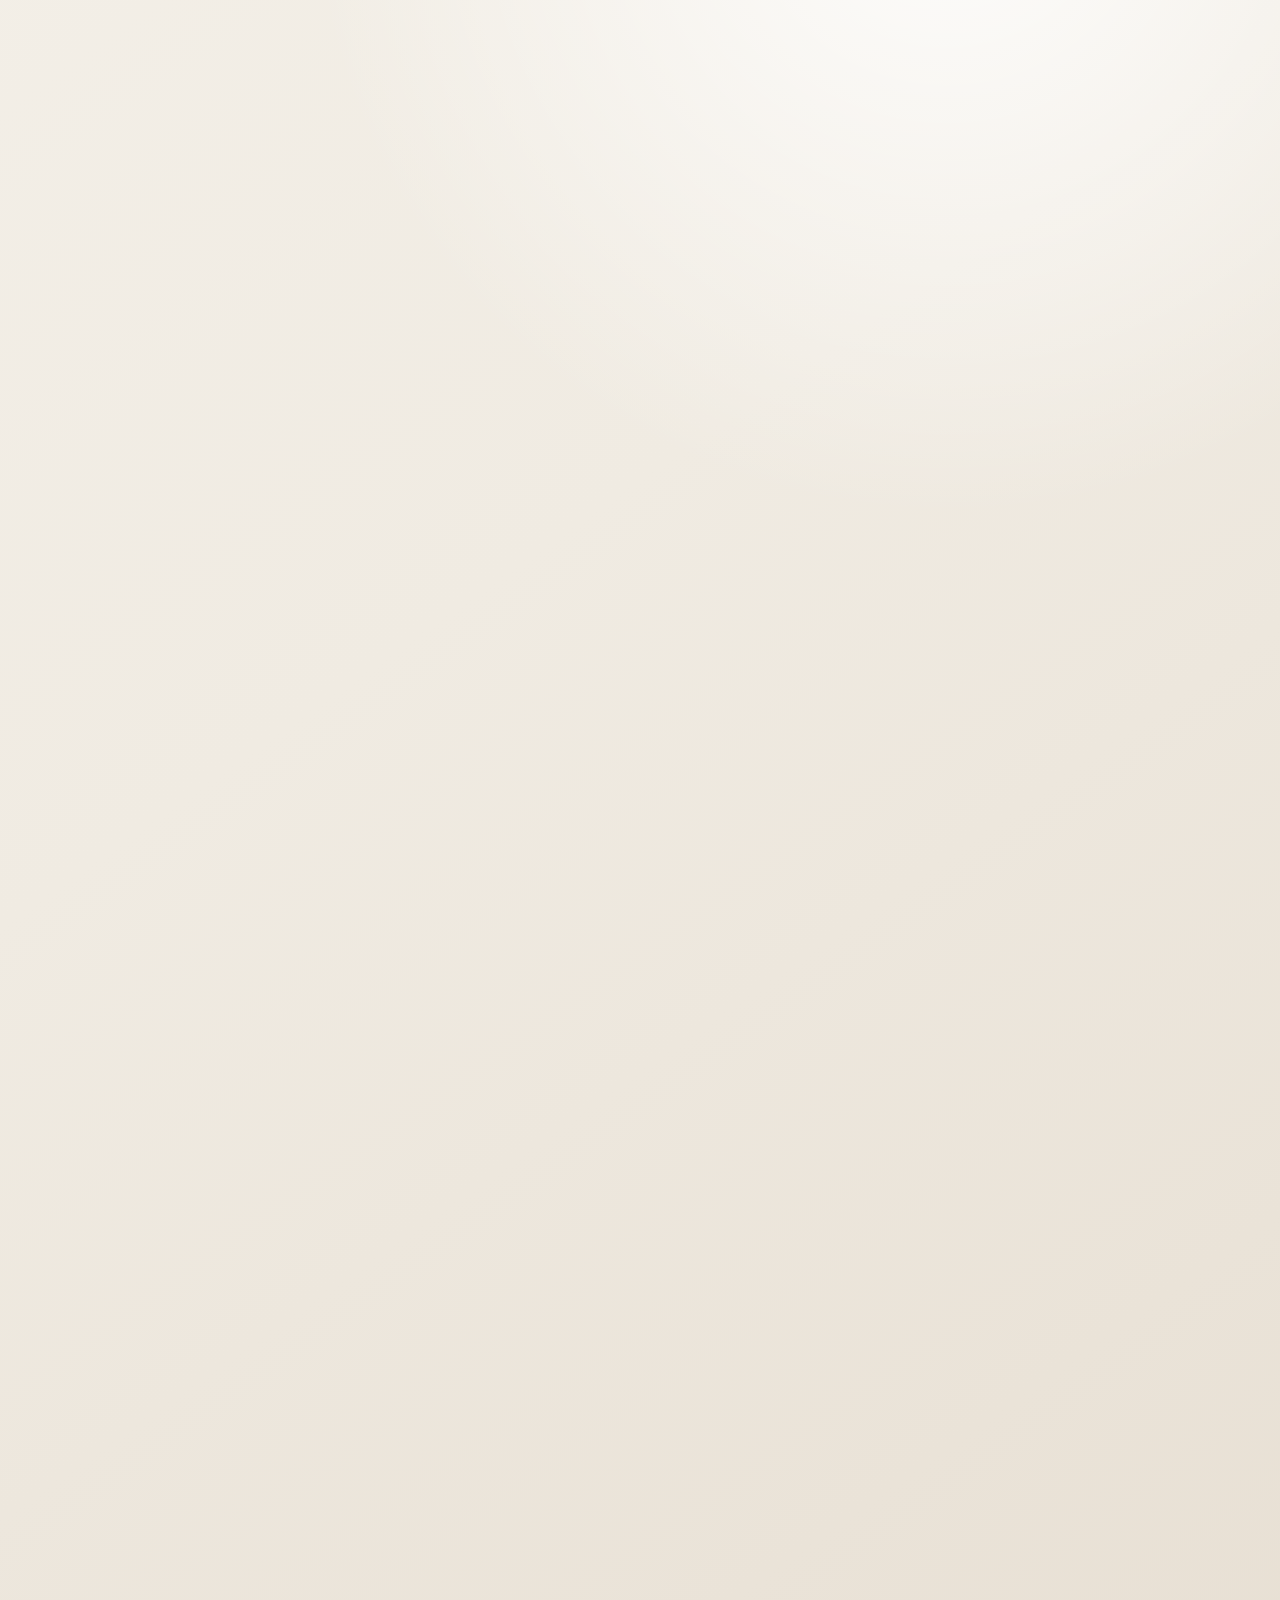
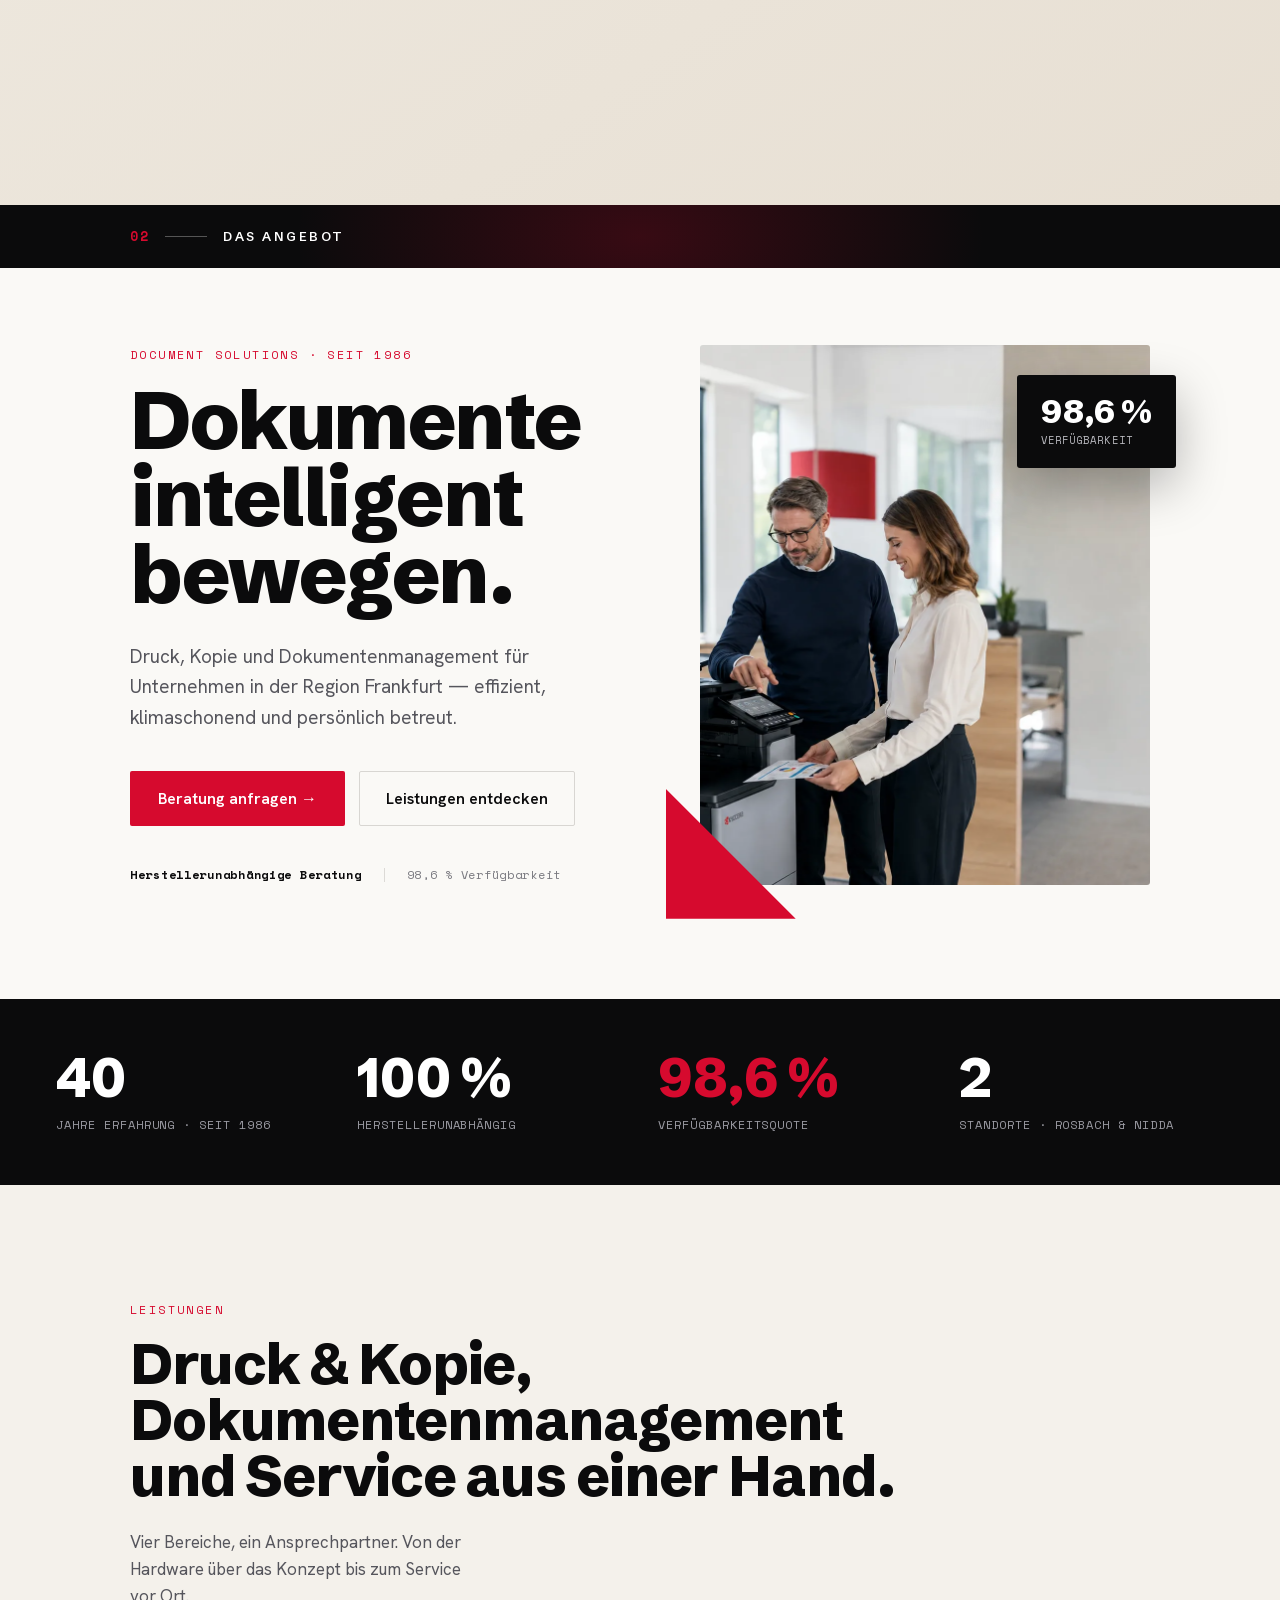
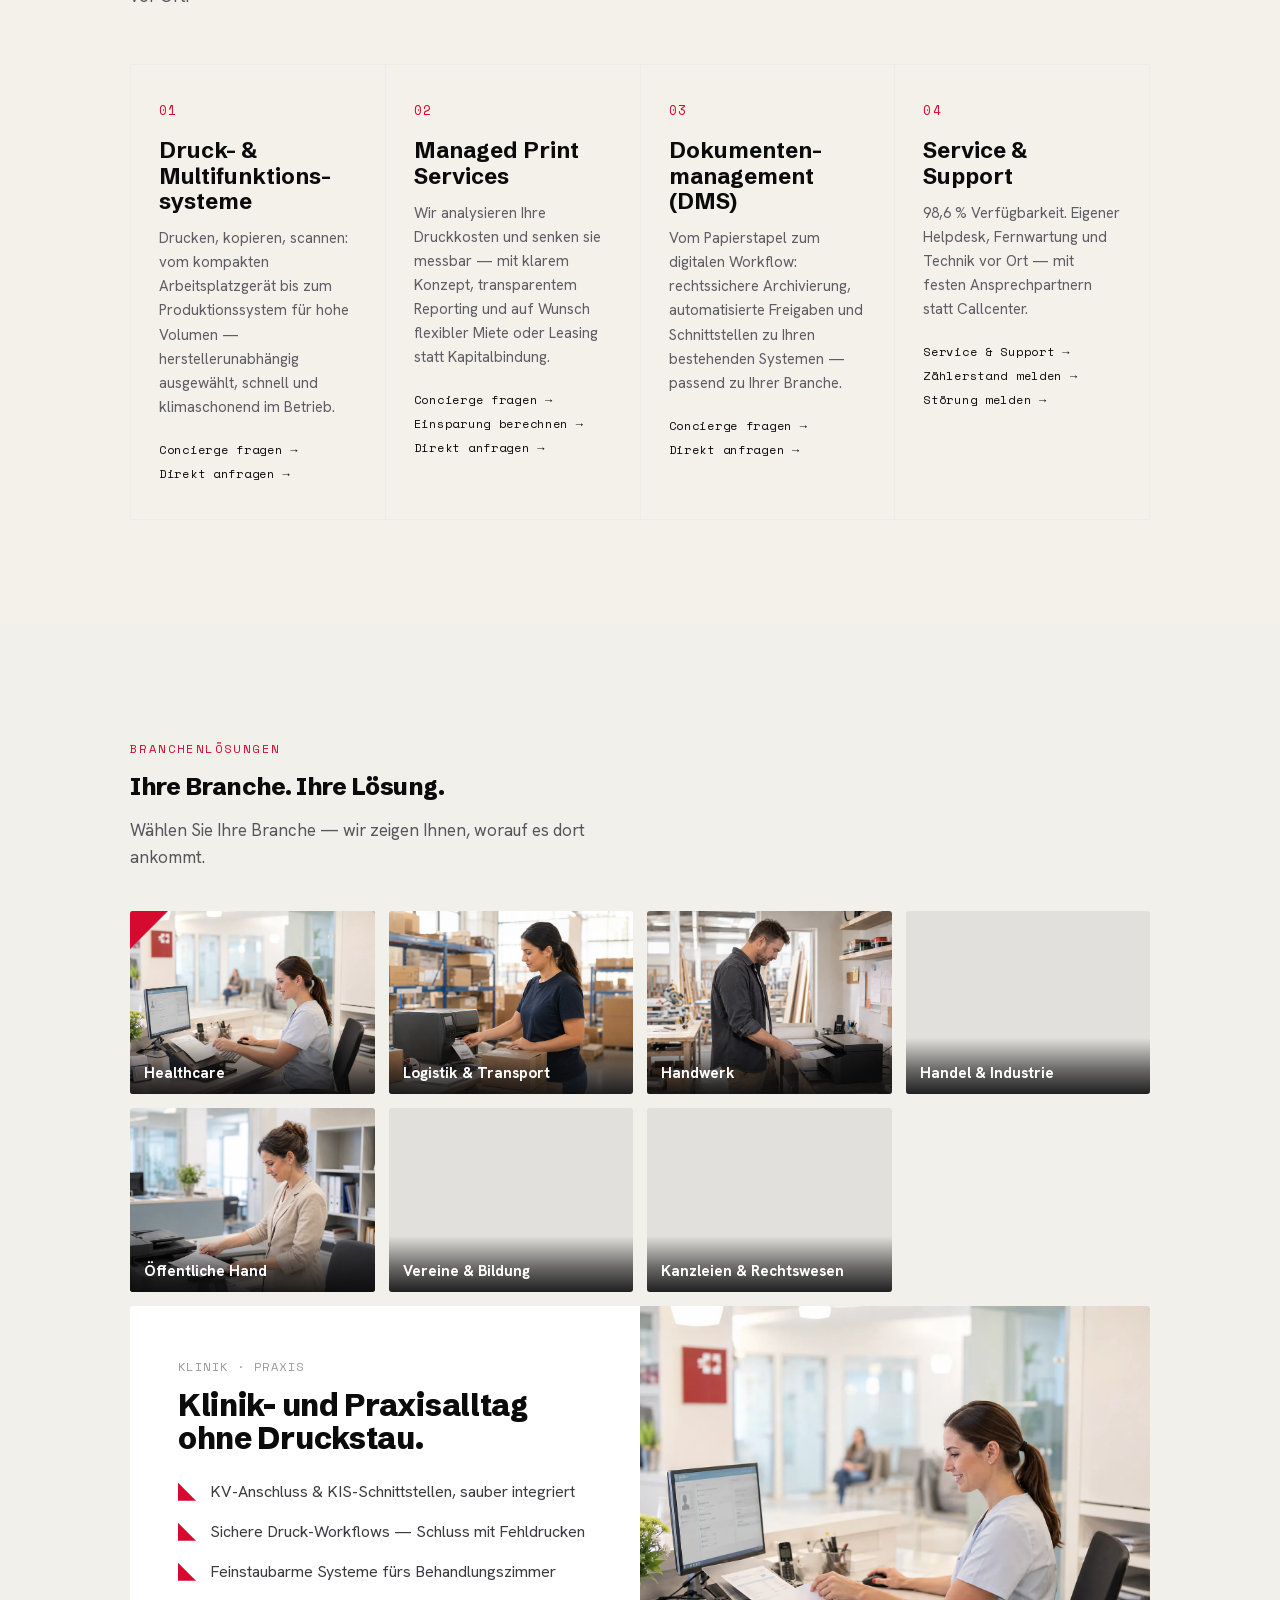
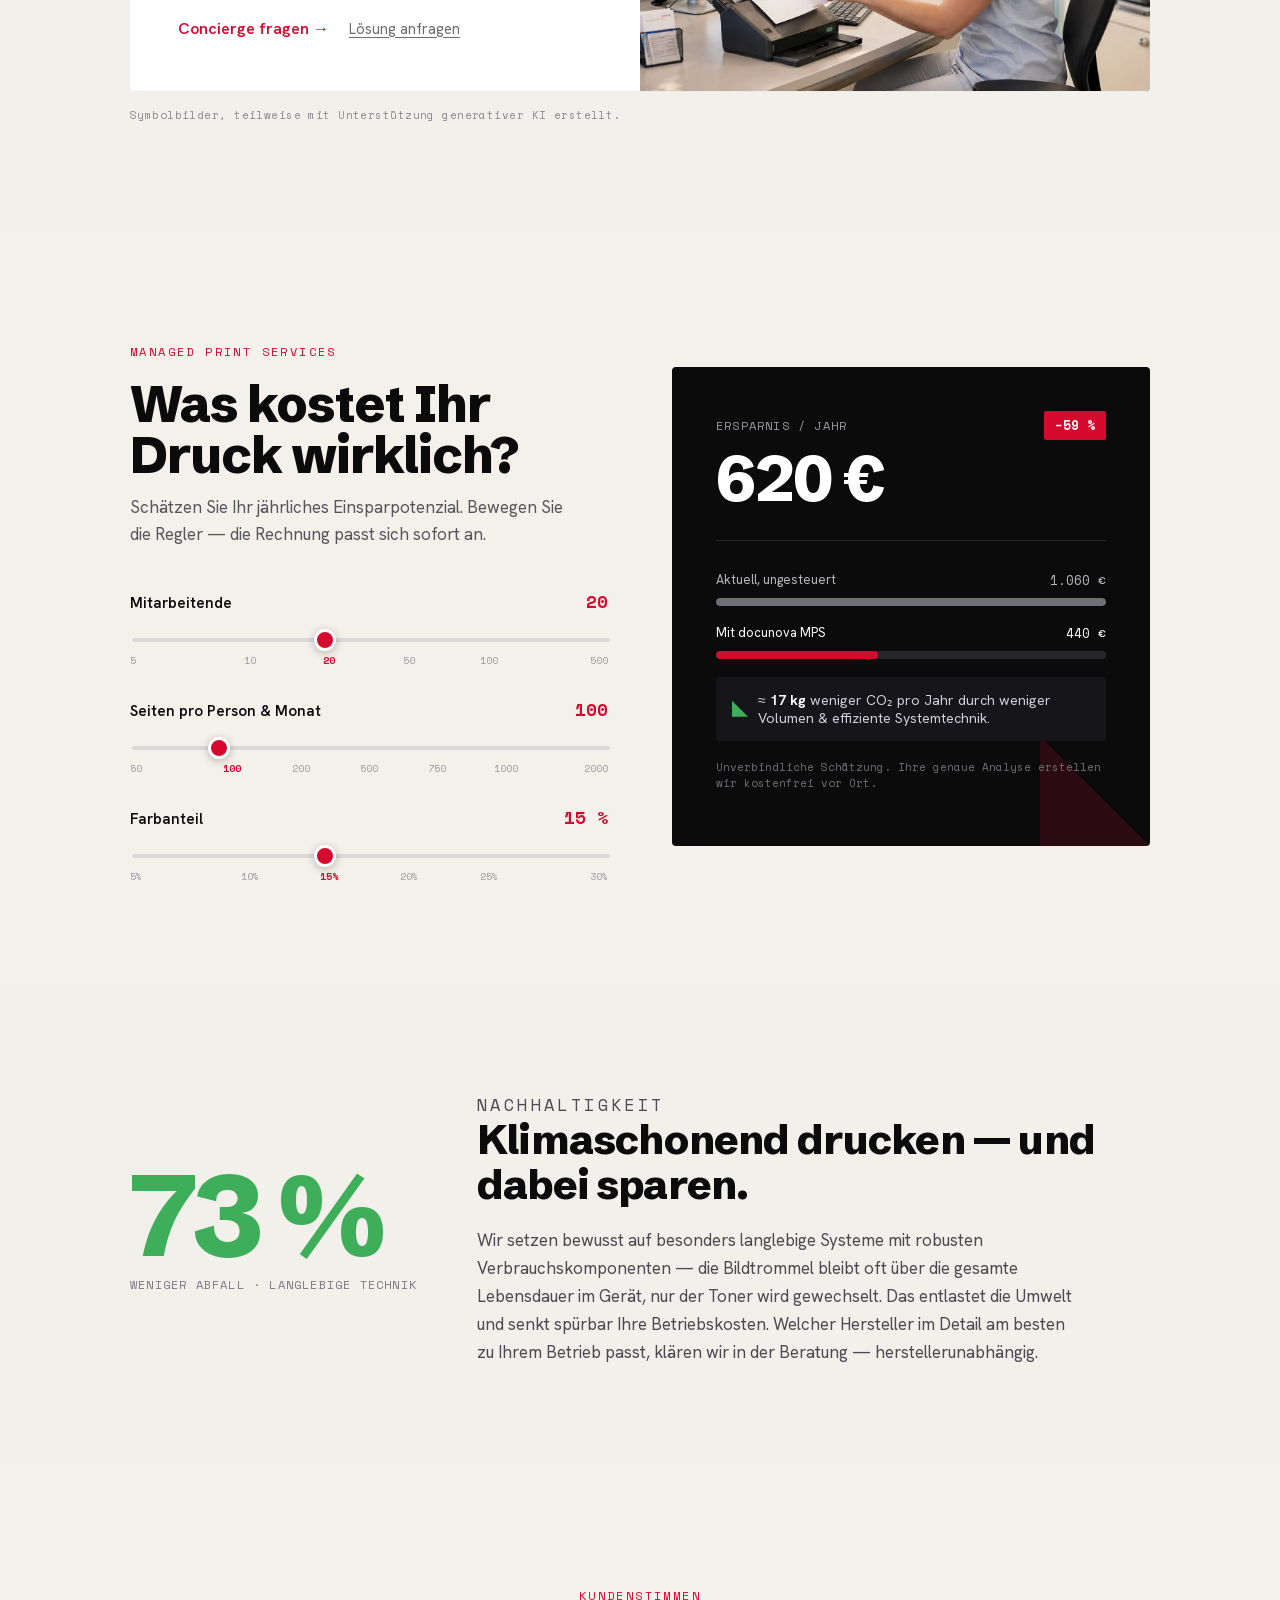
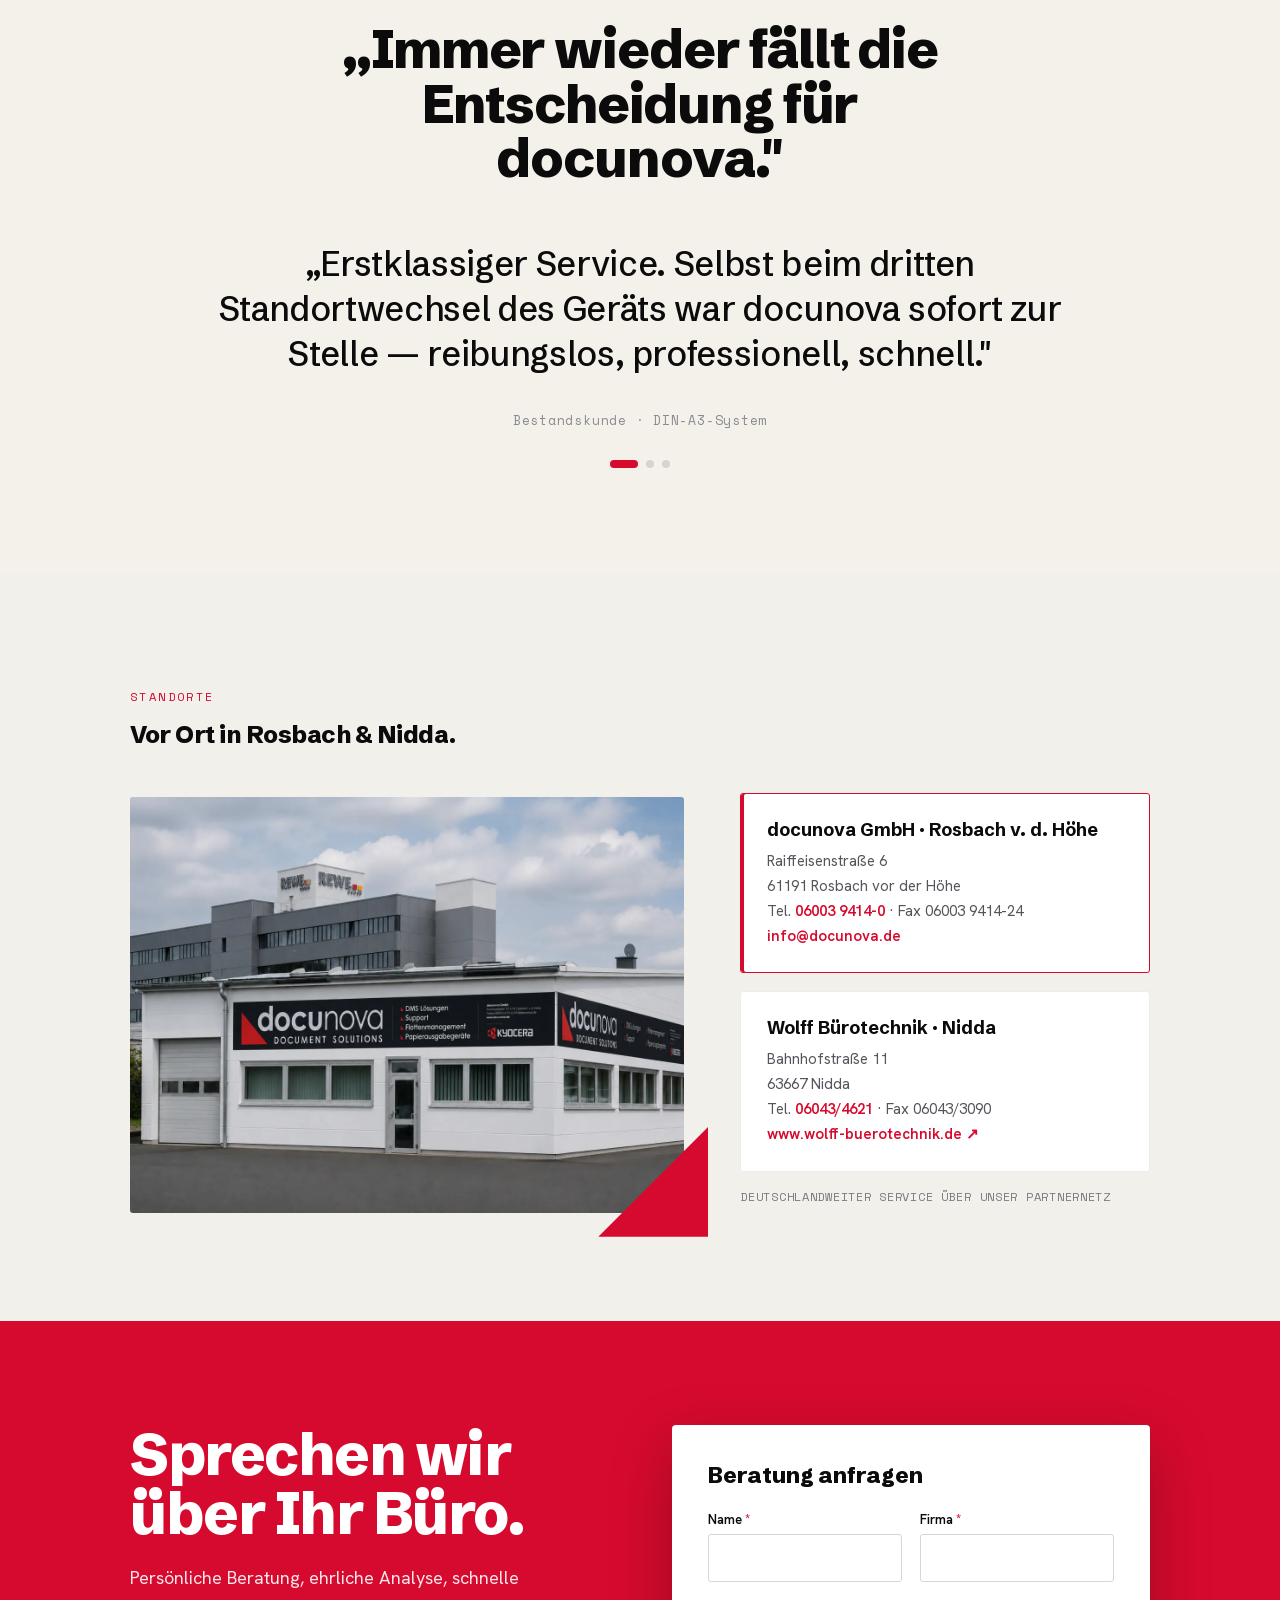
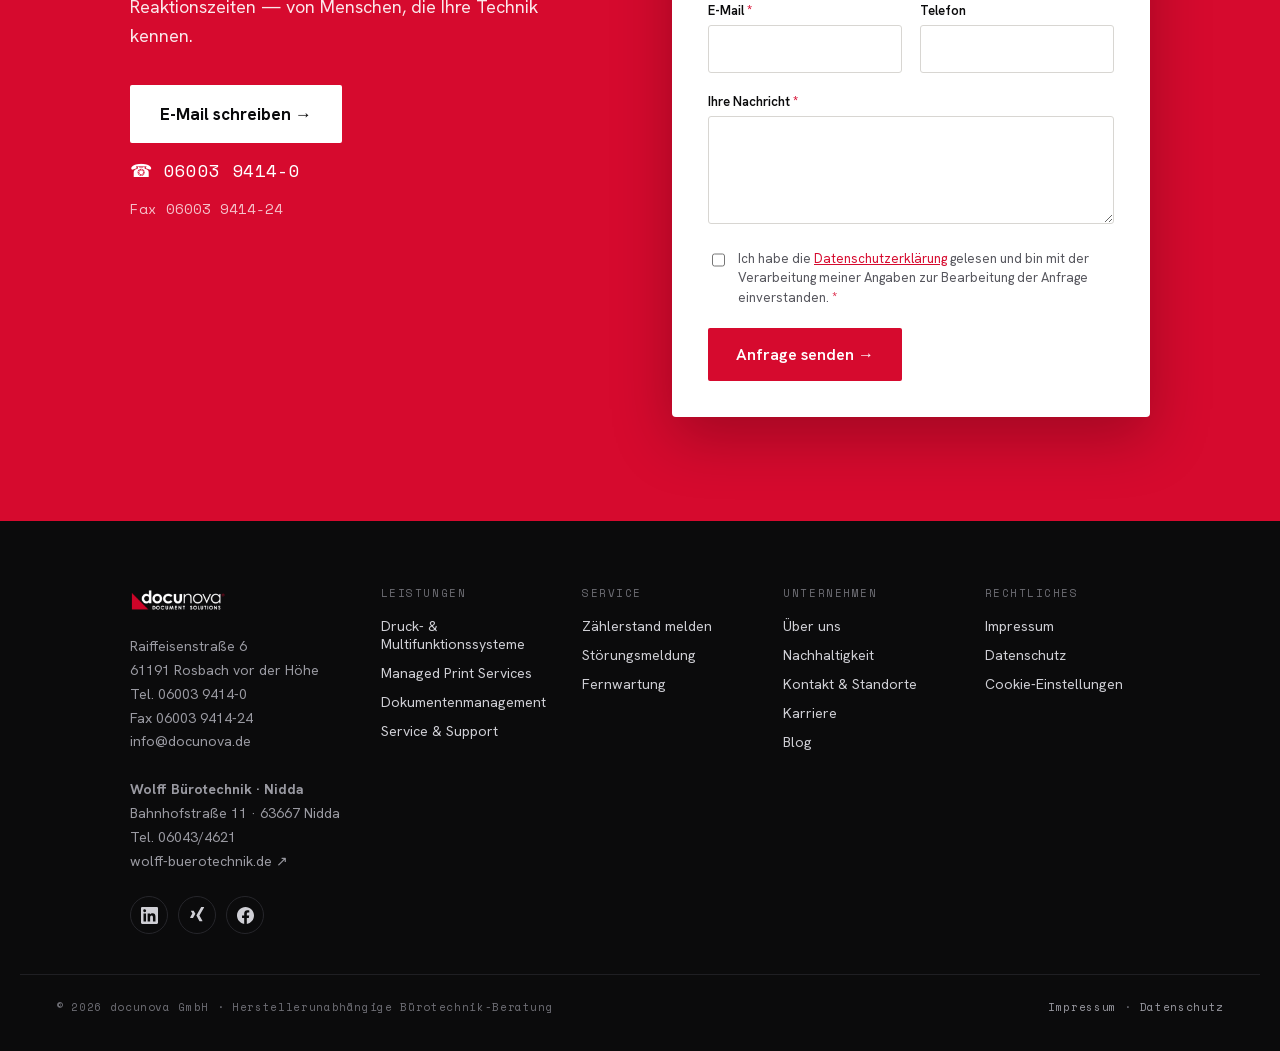
<file: index3.html>
<!DOCTYPE html>
<html lang="de">
<head>
<meta charset="utf-8">
<meta name="viewport" content="width=device-width, initial-scale=1">
<title>[Variante: Gebäude als Szene 04] docunova — Drucken &amp; Kopieren, Dokumente und Kommunikation</title>
<meta name="description" content="Was hält Ihr Büro auf? docunova optimiert seit 1986 Drucken &amp; Kopieren, Dokumentenprozesse und Kommunikation in Frankfurt und der Wetterau — persönlich.">
<meta name="robots" content="index,follow,max-image-preview:large">
<meta name="theme-color" content="#f4f1eb">
<link rel="canonical" href="https://docunova.de/">
<link rel="icon" href="favicon.svg" type="image/svg+xml">
<meta property="og:type" content="website">
<meta property="og:locale" content="de_DE">
<meta property="og:site_name" content="docunova">
<meta property="og:url" content="https://docunova.de/">
<meta property="og:title" content="docunova — Sagen Sie uns, was Ihr Büro aufhält.">
<meta property="og:description" content="Drucken &amp; Kopieren, Dokumente und Kommunikation — persönlich optimiert, seit 1986.">
<meta property="og:image" content="https://docunova.de/docunova-prozess-hero.webp">
<meta property="og:image:width" content="1672">
<meta property="og:image:height" content="941">
<meta property="og:image:alt" content="Optimierter Büroprozess mit Dokument, Tablet und Ausgabegerät">
<meta name="twitter:card" content="summary_large_image">
<meta name="twitter:title" content="docunova — Sagen Sie uns, was Ihr Büro aufhält.">
<meta name="twitter:description" content="Drucken &amp; Kopieren, Dokumente und Kommunikation — persönlich optimiert, seit 1986.">
<meta name="twitter:image" content="https://docunova.de/docunova-prozess-hero.webp">
<link rel="stylesheet" href="fonts-site.css">
<link rel="stylesheet" href="site.css?v=20260729-2">
<script type="application/ld+json">
{
  "@context": "https://schema.org",
  "@type": "ProfessionalService",
  "@id": "https://docunova.de/#unternehmen",
  "name": "docunova GmbH",
  "url": "https://docunova.de/",
  "logo": "https://docunova.de/logo.png",
  "image": "https://docunova.de/docunova-prozess-hero.webp",
  "description": "Herstellerunabhängige Beratung für Drucken und Kopieren, Managed Print Services, Dokumentenmanagement und Bürokommunikation.",
  "foundingDate": "1986",
  "telephone": "+49 6003 9414-0",
  "email": "info@docunova.de",
  "address": {
    "@type": "PostalAddress",
    "streetAddress": "Raiffeisenstraße 6",
    "postalCode": "61191",
    "addressLocality": "Rosbach vor der Höhe",
    "addressCountry": "DE"
  },
  "areaServed": {
    "@type": "AdministrativeArea",
    "name": "Region Frankfurt und Wetterau"
  },
  "sameAs": [
    "https://www.linkedin.com/company/docunova-gmbh/",
    "https://www.xing.com/pages/docunovagmbh",
    "https://www.facebook.com/docunovagmbh/"
  ],
  "department": {
    "@type": "ProfessionalService",
    "name": "Wolff Bürotechnik",
    "url": "https://wolff-buerotechnik.de/",
    "telephone": "+49 6043 4621",
    "faxNumber": "+49 6043 3090",
    "address": {
      "@type": "PostalAddress",
      "streetAddress": "Bahnhofstraße 11",
      "postalCode": "63667",
      "addressLocality": "Nidda",
      "addressCountry": "DE"
    }
  }
}
</script>
<script>
(function(){
  try{
    var s=JSON.parse(localStorage.getItem('dn-a11y')||'{}'),h=document.documentElement;
    if(s.bigtext)h.classList.add('a11y-bigtext');
    if(s.contrast)h.classList.add('a11y-contrast');
    if(s.gray)h.classList.add('a11y-gray');
    if(s.noanim)h.classList.add('a11y-noanim');
    localStorage.setItem('dn-view','hybrid');
    if(new URLSearchParams(location.search).has('embed'))h.classList.add('embedded');
  }catch(e){}
})();
</script>
<style>
  :root{
    --cream:#f4f1eb;
    --cream-2:#e9e3d8;
    --warm:#c9baa7;
    --story-ink:#151515;
    --chat-paper:#fbfaf7;
    --mono:'Space Mono',ui-monospace,monospace;
    /* Warme Untergründe für Teil 2 — schließt die Lücke zum Creme der Story */
    --paper:#FAF9F6;
    --soft:#F2F0EB;
  }
  html,body{max-width:100%;overflow-x:clip}
  body{background:var(--cream)}
  .wrap{max-width:1080px;padding-left:30px;padding-right:30px}
  body.chat-open{background:#fff}
  .skip-link{position:fixed}

  /* Reduzierter Kopf für die erzählerische Variante */
  .hybrid-head{
    position:fixed;inset:0 0 auto;z-index:80;height:70px;
    color:#fff;background:rgba(11,11,12,.96);
    -webkit-backdrop-filter:blur(18px);backdrop-filter:blur(18px);
    border-bottom:1px solid rgba(255,255,255,.12)
  }
  .hybrid-head.scrolled,.hybrid-head.dark{color:#fff;background:rgba(11,11,12,.96);border-color:rgba(255,255,255,.12)}
  .hybrid-nav{height:100%;max-width:1080px;margin:auto;padding:0 30px;display:flex;align-items:center;justify-content:space-between;gap:24px}
  .hybrid-mark{display:flex;align-items:center;gap:11px;color:inherit;text-decoration:none}
  .hybrid-mark .tri{width:25px;height:25px;background:var(--red);clip-path:polygon(0 0,0 100%,100% 100%);flex:none}
  .hybrid-mark .name{font-family:'Schibsted Grotesk',sans-serif;font-size:1.16rem;font-weight:800;letter-spacing:-.03em;line-height:1}
  .hybrid-mark small{display:block;font:500 .5rem/1.2 var(--mono);letter-spacing:.18em;text-transform:uppercase;opacity:.55;margin-top:4px}
  .hybrid-links{display:flex;align-items:center;gap:28px}
  .hybrid-links>a{font-size:.86rem;font-weight:600;color:inherit;text-decoration:none}
  .hybrid-links>a:not(.direct):hover{color:var(--red)}
  .hybrid-links .direct{border:1px solid currentColor;padding:10px 17px;border-radius:999px}
  .hybrid-links .direct:hover{background:var(--red);border-color:var(--red);color:#fff}

  /* Scroll-Erzählung */
  .story{height:360svh;position:relative;background:
    radial-gradient(circle at 74% 42%,rgba(255,255,255,.9),rgba(255,255,255,0) 30%),
    linear-gradient(145deg,#f7f4ee 0%,#f0ebe2 58%,#e7dfd3 100%)}
  .story-pin{position:sticky;top:0;height:100svh;overflow:hidden;perspective:1500px;padding-top:70px}
  .story-noise{position:absolute;inset:0;opacity:.12;pointer-events:none;background-image:url("data:image/svg+xml,%3Csvg viewBox='0 0 180 180' xmlns='http://www.w3.org/2000/svg'%3E%3Cfilter id='n'%3E%3CfeTurbulence type='fractalNoise' baseFrequency='.85' numOctaves='3' stitchTiles='stitch'/%3E%3C/filter%3E%3Crect width='100%25' height='100%25' filter='url(%23n)' opacity='.2'/%3E%3C/svg%3E")}
  .story-counter{position:absolute;left:34px;bottom:28px;z-index:6;font:500 .64rem/1 var(--mono);letter-spacing:.16em;color:#716c64}
  .story-counter .bar{display:inline-block;width:64px;height:1px;background:#a9a195;margin:0 10px 3px;position:relative;overflow:hidden}
  .story-counter .bar::after{content:'';position:absolute;inset:0;background:var(--red);transform:scaleX(var(--story-p,0));transform-origin:left}
  .story-scroll{position:absolute;right:34px;bottom:28px;z-index:6;font:500 .61rem/1 var(--mono);letter-spacing:.14em;text-transform:uppercase;color:#716c64;display:flex;align-items:center;gap:10px}
  .story-scroll::after{content:'';width:1px;height:38px;background:#aaa297;animation:scrollCue 1.8s ease-in-out infinite}
  @keyframes scrollCue{0%,100%{transform:scaleY(.4);transform-origin:top;opacity:.4}50%{transform:scaleY(1);opacity:1}}

  .story-copy{position:absolute;z-index:5}
  .story-copy .story-kicker{font:600 .66rem/1.4 var(--mono);letter-spacing:.2em;text-transform:uppercase;color:var(--red);margin:0 0 22px}
  .story-copy h1,.story-copy h2{font-family:'Schibsted Grotesk',sans-serif;margin:0;color:var(--story-ink);letter-spacing:-.055em}
  .story-intro{inset:0;display:grid;place-content:center;text-align:center;padding:80px 24px 40px;pointer-events:none}
  .story-intro h1{font-size:clamp(3.4rem,6.8vw,7.2rem);line-height:.9;max-width:10ch}
  .story-intro .line{display:block}
  .story-intro .red{color:var(--red)}
  .story-copy.two{left:max(30px,calc((100vw - 1120px)/2));top:24vh;width:min(440px,38vw);max-width:none}
  .story-copy.two h2{font-size:clamp(2rem,3.25vw,3.35rem);line-height:.99}
  .story-copy.three{right:max(30px,calc((100vw - 1120px)/2));top:24vh;width:min(440px,38vw);max-width:none}
  .story-copy.three h2{font-size:clamp(2rem,3.25vw,3.35rem);line-height:.99}
  .story-copy.three p{font-size:clamp(1rem,1.45vw,1.22rem);line-height:1.55;color:#5d5851;max-width:38ch;margin:24px 0 0}

  .document-scene{position:absolute;z-index:3;left:50%;top:53%;width:min(560px,44vw);aspect-ratio:1.38;transform-style:preserve-3d;will-change:transform}
  .document-shadow{position:absolute;left:6%;right:6%;bottom:-6%;height:14%;background:rgba(35,28,20,.24);filter:blur(26px);border-radius:50%;transform:translateZ(-80px)}
  .document{
    position:absolute;inset:0;background:#fff;border:1px solid rgba(38,33,27,.2);
    box-shadow:0 40px 90px rgba(48,38,27,.2),0 3px 8px rgba(48,38,27,.08);
    overflow:hidden;transform-style:preserve-3d
  }
  .document::before{content:'DOCUNOVA / PROZESSAKTE 01';position:absolute;left:5.2%;top:5.5%;z-index:3;font:500 .6rem/1 var(--mono);letter-spacing:.18em;color:#777068}
  .document::after{content:'';position:absolute;left:5.2%;right:5.2%;top:10.5%;height:1px;background:#dcd7ce;z-index:3}
  .document-photo{position:absolute;left:5.2%;right:5.2%;top:15%;bottom:9%;overflow:hidden;background:#ded9d0}
  .document-photo img{width:100%;height:100%;object-fit:cover;object-position:36% center;filter:saturate(.78) contrast(.98);transform:scale(1.06);will-change:transform}
  .document-photo::after{content:'';position:absolute;inset:0;background:linear-gradient(100deg,rgba(250,248,242,.08),rgba(20,18,16,.05))}
  .document-fold{position:absolute;right:-1px;bottom:-1px;width:18%;aspect-ratio:1;background:linear-gradient(135deg,#b20727 0 49.5%,#e43552 50%);clip-path:polygon(0 100%,100% 0,100% 100%);z-index:5;filter:drop-shadow(-8px -7px 10px rgba(0,0,0,.12))}
  .process-map{position:absolute;inset:15% 5.2% 9%;z-index:4;pointer-events:none}
  .process-line{position:absolute;left:12%;right:12%;top:50%;height:2px;background:rgba(255,255,255,.55)}
  .process-line .done{display:block;width:100%;height:100%;background:var(--red);transform-origin:left;transform:scaleX(var(--process-p,0));box-shadow:0 0 16px rgba(214,10,46,.5)}
  .process-node{position:absolute;top:50%;transform:translate(-50%,-50%);width:112px;text-align:center;color:#fff}
  .process-node:nth-of-type(2){left:12%}.process-node:nth-of-type(3){left:37%}.process-node:nth-of-type(4){left:63%}.process-node:nth-of-type(5){left:88%}
  .process-node i{width:18px;height:18px;margin:0 auto 10px;background:#fff;border:5px solid rgba(17,17,18,.7);box-shadow:0 0 0 1px rgba(255,255,255,.8);border-radius:50%;display:block;transition:background .3s,border-color .3s}
  .process-node.on i{background:var(--red);border-color:#fff}
  .process-node span{display:inline-block;background:rgba(11,11,12,.78);-webkit-backdrop-filter:blur(8px);backdrop-filter:blur(8px);padding:7px 9px;font:500 .57rem/1.25 var(--mono);letter-spacing:.09em;text-transform:uppercase}
  .process-break{position:absolute;left:49%;top:calc(50% - 19px);width:40px;height:40px;background:rgba(244,241,235,.9);color:var(--red);display:grid;place-items:center;border-radius:50%;font:700 1.15rem/1 var(--mono);transform:scale(var(--break-scale,1))}

  .story-chat-preview{
    position:absolute;z-index:7;left:50%;top:50%;width:min(690px,86vw);
    transform:translate(-50%,-50%);opacity:0;pointer-events:none;text-align:center;color:var(--story-ink)
  }
  .story-chat-preview .label{font:500 .66rem/1.4 var(--mono);letter-spacing:.18em;text-transform:uppercase;color:#ff8fa3;margin-bottom:18px}
  .story-chat-preview h2{font-family:'Schibsted Grotesk',sans-serif;font-size:clamp(2.3rem,5vw,5rem);letter-spacing:-.05em;line-height:.95;margin:0 0 28px;text-shadow:0 2px 24px rgba(255,255,255,.8)}
  .preview-input{height:68px;background:#fff;color:#777;border-radius:4px;display:flex;align-items:center;text-align:left;padding:0 8px 0 22px;box-shadow:0 15px 45px rgba(0,0,0,.25);font-size:1rem}
  .preview-input span{flex:1}
  .preview-input b{width:52px;height:52px;background:var(--red);color:#fff;border-radius:3px;display:grid;place-items:center;font-size:1.4rem}

  /* Der letzte Scrollzustand ist der echte, bedienbare Chat — keine Vorschaugrafik. */
  .story-chat-live{
    position:absolute;z-index:10;inset:70px 0 0;display:grid;place-items:center;
    padding:24px;opacity:0;pointer-events:none;will-change:opacity,transform
  }
  .story-chat-live.active{pointer-events:auto}
  .story-chat-live .chat-shell{width:min(920px,calc(100vw - 48px));max-height:calc(100svh - 118px);overflow:auto;border:1px solid #dedbd4}
  .story-chat-live .chat-lead{padding:40px 48px 34px}
  .story-chat-live .chat-lead h3{font-size:clamp(2rem,3.4vw,3.2rem)}
  .story-chat-live .chat-lead>p{font-size:1rem;line-height:1.6;margin-bottom:26px}
  .story-chat-live .chat-lead>.ai-disclosure{margin:-6px auto 18px;padding:11px 14px;font-size:.78rem;line-height:1.55}
  .story-chat-live .chips{margin-top:20px}
  .story-chat-live .chat-assurance{margin-top:24px}

  /* Chat als Teil der Seite */
  .conversation{position:relative;background:#0b0b0c;color:#fff;padding:115px 0 125px;overflow:hidden}
  .conversation::before{content:'';position:absolute;left:50%;top:-35vw;width:80vw;height:80vw;transform:translateX(-50%);background:radial-gradient(circle,rgba(214,10,46,.19),rgba(214,10,46,0) 68%);pointer-events:none}
  .conversation-wrap{position:relative;max-width:1180px;margin:auto;padding:0 36px}
  .conversation-head{display:grid;grid-template-columns:.8fr 1.2fr;gap:70px;align-items:end;margin-bottom:55px}
  .conversation-head .eyebrow{color:#ff6f83}
  .conversation-head h2{font-family:'Schibsted Grotesk',sans-serif;font-size:clamp(2.8rem,5.4vw,5.4rem);line-height:.92;letter-spacing:-.05em;margin:0;max-width:9ch}
  .conversation-head p{font-size:1.1rem;line-height:1.65;color:#b9b9bf;max-width:550px;margin:0}
  .chat-shell{background:var(--chat-paper);color:#111112;border-radius:9px;box-shadow:0 35px 110px rgba(0,0,0,.38);overflow:hidden;min-height:420px}
  .chat-lead{padding:60px 58px 52px;text-align:center}
  .chat-lead h3{font-family:'Schibsted Grotesk',sans-serif;font-weight:800;font-size:clamp(2rem,4vw,3.8rem);letter-spacing:-.04em;line-height:1.02;margin:0 auto 18px;max-width:18ch}
  .chat-lead .eyebrow{font-family:'Schibsted Grotesk',sans-serif;font-weight:600;font-size:.7rem;letter-spacing:.2em;text-transform:uppercase;color:var(--red)}
  .chat-lead>p{font-size:1.05rem;line-height:1.65;color:#5c5c58;margin:0 auto 32px;max-width:58ch}
  .chat-lead>.ai-disclosure{max-width:720px;margin:-10px auto 22px;padding:13px 16px;border:1px solid #e2ded7;border-radius:3px;background:#f7f5f1;color:#6b6b70;text-align:left;font:400 .82rem/1.6 'Hanken Grotesk',sans-serif;letter-spacing:0}
  .ai-disclosure strong{color:#111112;font-weight:600}
  .ask{width:100%;max-width:720px;margin:auto;display:flex;background:#fff;border:1.5px solid #111112;border-radius:4px;box-shadow:4px 5px 0 rgba(17,17,18,.11)}
  .ask:focus-within{box-shadow:4px 5px 0 rgba(214,10,46,.25)}
  .ask input{flex:1;min-width:0;border:0;outline:0;background:transparent;padding:19px 10px 19px 21px;font:1rem/1.35 'Hanken Grotesk',sans-serif;color:#111112}
  .ask input::placeholder{color:#898986}
  .ask button{border:0;width:50px;height:50px;margin:6px;background:var(--red);color:#fff;border-radius:3px;display:grid;place-items:center;cursor:pointer}
  .ask button:hover{background:var(--red-dark)}
  .ask button:disabled{opacity:.55}
  .ask svg{width:20px}
  .chips{display:flex;justify-content:center;flex-wrap:wrap;gap:9px;margin:24px auto 0;max-width:780px}
  .chip{border:1px solid #d8d5cf;background:transparent;color:#56565b;border-radius:999px;padding:9px 15px;font:500 .8rem/1.25 'Hanken Grotesk',sans-serif;cursor:pointer}
  .chip:hover{border-color:#111112;color:#111112;background:#fff}
  .chip:disabled{opacity:.42;cursor:not-allowed;pointer-events:none}
  .chat-assurance{margin:31px 0 0;font:400 .75rem/1.55 'Hanken Grotesk',sans-serif;letter-spacing:0;color:#858580}
  .chat-assurance strong{color:#444;font-weight:600}
  .chat-assurance .tel{font-family:var(--mono);font-weight:700;letter-spacing:.03em;color:#444;white-space:nowrap}

  .protocol{display:none;height:min(730px,78svh);min-height:540px;flex-direction:column}
  .chat-shell.chatting .chat-lead{display:none}
  .chat-shell.chatting .protocol{display:flex}
  .sheet{flex:1;min-height:0;display:flex;flex-direction:column;position:relative;background:#fff;overflow:hidden}
  .sheet::before{content:'';position:absolute;left:72px;top:0;bottom:0;width:1px;background:rgba(214,10,46,.28)}
  .sheet-head{padding:18px 28px 16px 92px;border-bottom:1px solid #eceae5;display:flex;gap:14px;align-items:center}
  .sheet-head .t{font:600 .69rem/1 var(--mono);letter-spacing:.13em;text-transform:uppercase}
  .sheet-head .d{margin-left:auto;font:500 .68rem/1 var(--mono);color:#8b8b86}
  .log{flex:1;overflow-y:auto;padding:28px 28px 22px 0}
  .entry{display:flex;margin:0 0 25px}
  .entry .ts{flex:0 0 72px;text-align:center;padding-top:4px;font:500 .61rem/1 var(--mono);color:#99958e}
  .entry .msg{flex:1;min-width:0;padding-left:20px}
  .entry .who{font:600 .62rem/1 var(--mono);letter-spacing:.14em;text-transform:uppercase;color:#888;margin-bottom:8px}
  .entry.bot .who{color:var(--red)}
  .entry .body{font-size:.98rem;line-height:1.62;max-width:65ch;white-space:pre-wrap}
  .entry.user .body{color:#5c5c58}
  .entry .src{font:500 .6rem/1.5 var(--mono);color:#908f8a;margin-top:8px}
  .typing{display:inline-flex;gap:5px;padding:6px 0}
  .typing i{width:6px;height:6px;border-radius:50%;background:#8b8b86;animation:blink 1.2s infinite}
  .typing i:nth-child(2){animation-delay:.2s}.typing i:nth-child(3){animation-delay:.4s}
  @keyframes blink{0%,60%,100%{opacity:.25}30%{opacity:1}}
  .beta-notice{margin:0 25px 25px 92px;padding:14px 16px;background:rgba(214,10,46,.05);border-left:3px solid var(--red);font-size:.82rem;line-height:1.55;color:#5c5c58;max-width:65ch}
  .beta-notice a{color:var(--red)}
  .followups{display:flex;flex-wrap:wrap;gap:8px;margin-top:14px}
  .dock{padding:14px 22px 16px;border-top:1px solid #eceae5;background:#fbfaf7}
  .dock .ask{max-width:none;box-shadow:none}
  .dock-hint{text-align:center;margin:9px 0 0;font:500 .58rem/1.45 var(--mono);letter-spacing:.05em;color:#8b8b86}
  .chat-card{margin-top:16px;max-width:500px;border:1.5px solid #111112;border-radius:5px;background:#fff;box-shadow:4px 4px 0 rgba(17,17,18,.07);overflow:hidden}
  .chat-card-head{display:flex;justify-content:space-between;gap:12px;padding:13px 18px;background:#111112;color:#fff}
  .chat-card-head span{font:600 .64rem/1.3 var(--mono);letter-spacing:.12em;text-transform:uppercase}
  .chat-card-head small{font:500 .58rem/1.3 var(--mono);color:#aaa}
  .chat-card-body{padding:18px}
  .slider-row{margin-bottom:16px}
  .slider-row label{display:flex;justify-content:space-between;font-size:.82rem;font-weight:600;margin-bottom:8px}
  .slider-row output{font-family:var(--mono);color:var(--red)}
  .chat-result{border-top:1px dashed #d8d5cf;margin-top:5px;padding-top:15px;display:flex;align-items:baseline;gap:10px}
  .chat-result b{font-size:2rem;letter-spacing:-.03em}
  .chat-result span{font:500 .62rem/1.45 var(--mono);color:#666}
  .chat-note{font:500 .6rem/1.55 var(--mono);color:#888;margin:10px 0 0}
  .chat-actions{display:flex;gap:9px;flex-wrap:wrap;margin-top:15px}
  .mini-btn{display:inline-flex;border:0;border-radius:3px;padding:11px 15px;font-weight:700;font-size:.82rem;text-decoration:none;cursor:pointer}
  .mini-btn.red{background:var(--red);color:#fff}.mini-btn.ghost{background:#fff;color:#111;border:1px solid #ddd}
  .chat-form{display:grid;gap:10px}
  .chat-form input,.chat-form textarea{width:100%;border:1px solid #ddd9d2;border-radius:3px;padding:11px 12px;font: .85rem/1.4 'Hanken Grotesk',sans-serif}
  .chat-ok{padding:14px;background:#f2f0eb;border-left:3px solid var(--red);font-size:.86rem;line-height:1.55}

  /* Inhalt der klassischen Seite */
  .proof{background:#fff;color:var(--ink);padding:0 0 110px}
  .proof-bridge{max-width:1080px;margin:auto;padding:110px 30px 80px;display:grid;grid-template-columns:1fr 1.2fr;gap:80px;align-items:end}
  .proof-bridge h2{font-family:'Schibsted Grotesk',sans-serif;font-size:clamp(2.5rem,5.2vw,5.6rem);line-height:.93;letter-spacing:-.05em;margin:0}
  .proof-bridge p{font-size:1.12rem;line-height:1.65;color:var(--muted);max-width:510px;margin:0}
  .proof-stats{max-width:1080px;margin:auto;padding:0 30px;display:grid;grid-template-columns:repeat(4,1fr);border-top:1px solid var(--line);border-left:1px solid var(--line)}
  .proof-stat{padding:30px;border-right:1px solid var(--line);border-bottom:1px solid var(--line)}
  .proof-stat b{display:block;font-family:'Schibsted Grotesk',sans-serif;font-size:clamp(2.3rem,4vw,4rem);line-height:1;letter-spacing:-.04em}
  .proof-stat b.red{color:var(--red)}
  .proof-stat span{display:block;margin-top:10px;font:500 .66rem/1.5 var(--mono);letter-spacing:.09em;color:#777}
  .detail-section{padding:110px 0}
  .detail-section.soft{background:var(--soft)}
  .section-head{display:grid;grid-template-columns:1.15fr .65fr;gap:60px;align-items:end;margin-bottom:54px}
  .section-head h2{font-family:'Schibsted Grotesk',sans-serif;font-size:clamp(2.4rem,4.7vw,4.7rem);line-height:.95;letter-spacing:-.045em;margin:0}
  .section-head>p{font-size:1.05rem;line-height:1.65;color:var(--muted);margin:0}
  .service-grid{display:grid;grid-template-columns:repeat(4,1fr);border-left:1px solid var(--line);border-top:1px solid var(--line)}
  .service-card{padding:34px 27px;border-right:1px solid var(--line);border-bottom:1px solid var(--line);min-height:330px;display:flex;flex-direction:column}
  .service-card .num{font:600 .7rem/1 var(--mono);letter-spacing:.14em;color:var(--red)}
  .service-card h3{font-family:'Schibsted Grotesk',sans-serif;font-size:1.35rem;line-height:1.1;margin:24px 0 14px}
  .service-card p{font-size:.94rem;line-height:1.62;color:var(--muted);margin:0 0 24px}
  .service-card a{margin-top:auto;font:600 .68rem/1.4 var(--mono);color:var(--ink);text-decoration:none}
  .service-card a:hover{color:var(--red)}
  .sector-grid{display:grid;grid-template-columns:repeat(4,1fr);gap:12px}
  .sector{position:relative;aspect-ratio:4/3;overflow:hidden;background:#ddd;border:0;text-align:left;padding:0;cursor:pointer}
  .sector img{width:100%;height:100%;object-fit:cover;display:block;transition:transform .5s cubic-bezier(.16,1,.3,1)}
  .sector:hover img{transform:scale(1.05)}
  .sector span{position:absolute;inset:auto 0 0;padding:30px 13px 12px;color:#fff;font-weight:700;font-size:.92rem;background:linear-gradient(transparent,rgba(0,0,0,.82))}
  .sector-detail{margin-top:12px;background:#fff;display:grid;grid-template-columns:1fr 1fr;min-height:360px}
  .sector-copy{padding:46px}
  .sector-copy small{font:600 .68rem/1 var(--mono);letter-spacing:.14em;color:#888}
  .sector-copy h3{font-family:'Schibsted Grotesk',sans-serif;font-size:2rem;line-height:1.08;margin:16px 0 24px}
  .sector-copy ul{list-style:none;padding:0;margin:0;display:grid;gap:15px}
  .sector-copy li{display:flex;gap:12px;line-height:1.5;color:#444}
  .sector-copy li::before{content:'';width:16px;height:16px;background:var(--red);clip-path:polygon(0 0,0 100%,100% 100%);flex:none;margin-top:3px}
  .sector-photo img{width:100%;height:100%;object-fit:cover;display:block}
  .calc-grid{display:grid;grid-template-columns:1fr 1fr;gap:70px;align-items:center}
  .calc-copy h2{font-family:'Schibsted Grotesk',sans-serif;font-size:clamp(2.4rem,4.4vw,4.3rem);line-height:.96;letter-spacing:-.045em;margin:0 0 18px}
  .calc-copy>p{font-size:1.05rem;line-height:1.6;color:var(--muted);max-width:480px}
  .calc-sliders{display:grid;gap:26px;margin-top:38px}
  .calc-row .top{display:flex;justify-content:space-between;margin-bottom:10px;font-size:.92rem;font-weight:600}
  .calc-row output{font-family:var(--mono);color:var(--red)}
  .ticks{display:flex;justify-content:space-between;margin-top:8px;font:500 .58rem/1 var(--mono);color:#999}
  input[type=range]{width:100%;accent-color:var(--red)}
  .calc-panel{background:#0b0b0c;color:#fff;padding:44px;position:relative;overflow:hidden}
  .calc-panel::after{content:'';position:absolute;right:-50px;bottom:-50px;width:170px;height:170px;background:rgba(214,10,46,.25);clip-path:polygon(0 0,0 100%,100% 100%)}
  .calc-panel .label{font:500 .67rem/1 var(--mono);letter-spacing:.13em;color:#999}
  .calc-save{font-family:'Schibsted Grotesk',sans-serif;font-weight:800;font-size:clamp(3rem,6vw,5rem);line-height:1;margin:9px 0 32px}
  .calc-bars{display:grid;gap:20px;position:relative;z-index:1}
  .calc-bar .top{display:flex;justify-content:space-between;font:500 .7rem/1 var(--mono);color:#bbb;margin-bottom:8px}
  .bar-track{height:8px;background:#2b2b2e;border-radius:5px;overflow:hidden}
  .bar-track i{display:block;height:100%;background:#777;border-radius:5px}
  .bar-track i.opt{background:var(--red);transition:width .3s}
  .calc-foot{position:relative;z-index:1;border-top:1px solid #29292c;margin-top:28px;padding-top:18px;font-size:.85rem;line-height:1.55;color:#bbb}
  .green-section{background:#ecefe8}
  .green-grid{display:grid;grid-template-columns:.7fr 1.3fr;gap:70px;align-items:center}
  .green-num{font-family:'Schibsted Grotesk',sans-serif;font-size:clamp(5rem,10vw,10rem);font-weight:800;letter-spacing:-.06em;line-height:.8;color:#308e4b}
  .green-grid h2{font-family:'Schibsted Grotesk',sans-serif;font-size:clamp(2.2rem,4vw,4rem);line-height:.98;letter-spacing:-.04em;margin:0 0 20px}
  .green-grid p{font-size:1.05rem;line-height:1.65;color:#4a4a50;max-width:650px}
  .quote{text-align:center;max-width:920px;margin:auto;padding:0 36px}
  .quote blockquote{font-family:'Schibsted Grotesk',sans-serif;font-size:clamp(1.7rem,3.4vw,3.5rem);line-height:1.2;letter-spacing:-.03em;margin:0}
  .quote cite{display:block;margin-top:28px;font:500 .7rem/1.5 var(--mono);letter-spacing:.1em;color:#888;font-style:normal}
  .location-grid{display:grid;grid-template-columns:1.1fr .9fr;gap:55px;align-items:center}
  .location-photo{position:relative}
  .location-photo img{width:100%;aspect-ratio:4/3;object-fit:cover;display:block}
  .location-photo::after{content:'';position:absolute;right:-24px;bottom:-24px;width:110px;height:110px;background:var(--red);clip-path:polygon(100% 0,0 100%,100% 100%)}
  .location-copy h2{font-family:'Schibsted Grotesk',sans-serif;font-size:clamp(2.4rem,4.5vw,4.6rem);line-height:.95;letter-spacing:-.045em;margin:0 0 32px}
  .location-card{padding:21px 0;border-top:1px solid #d8d5cf}
  .location-card h3{font-size:1.05rem;margin:0 0 7px}
  .location-card p{font-size:.92rem;line-height:1.65;color:var(--muted);margin:0}
  .location-card a{color:var(--red)}
  .contact{background:var(--red);color:#fff;position:relative;overflow:hidden}
  .contact::before{content:'';position:absolute;left:-100px;bottom:-100px;width:360px;height:360px;border:2px solid rgba(255,255,255,.2);clip-path:polygon(0 0,0 100%,100% 100%)}
  .contact-grid{position:relative;display:grid;grid-template-columns:1fr 1fr;gap:65px;align-items:start}
  .contact h2{font-family:'Schibsted Grotesk',sans-serif;font-size:clamp(2.7rem,5vw,5rem);line-height:.92;letter-spacing:-.05em;margin:0}
  .contact-lead{font-size:1.1rem;line-height:1.6;max-width:460px;color:rgba(255,255,255,.9);margin:24px 0 34px}
  .contact-direct{display:flex;flex-direction:column;align-items:flex-start;gap:13px}
  .contact-direct a{color:#fff;text-decoration:none;font-family:var(--mono)}
  .contact-direct .mail{background:#fff;color:#111;font-family:'Hanken Grotesk',sans-serif;font-weight:700;padding:16px 25px}
  .kform{background:#fff;color:#111;padding:34px;border-radius:4px;box-shadow:0 20px 60px rgba(0,0,0,.22)}
  .kform h3{font-family:'Schibsted Grotesk',sans-serif;font-size:1.5rem;margin:0 0 22px}
  .kform .consent{display:flex;gap:10px;align-items:flex-start;font-size:.8rem;line-height:1.5;color:#666;margin:0 0 18px}
  .kform .consent input{margin-top:3px;accent-color:var(--red)}
  .kform .consent a{color:var(--red)}

  @media(max-width:980px){
    .story-copy.two{left:5vw}.story-copy.three{right:5vw}
    .document-scene{width:76vw}
    .conversation-head,.proof-bridge,.section-head{grid-template-columns:1fr;gap:24px}
    .service-grid{grid-template-columns:1fr 1fr}
    .sector-grid{grid-template-columns:repeat(3,1fr)}
    .calc-grid,.green-grid,.location-grid,.contact-grid{grid-template-columns:1fr;gap:44px}
    .proof-stats{grid-template-columns:1fr 1fr}
  }
  @media(max-width:1180px){
    .service-grid{grid-template-columns:1fr 1fr}
  }
  @media(max-width:700px){
    .wrap{padding-left:20px;padding-right:20px}
    .hybrid-head{height:62px}
    .hybrid-nav{padding:0 18px}
    .hybrid-mark small,.hybrid-links>a:not(.direct){display:none}
    .hybrid-links{gap:0}
    .hybrid-links .direct{padding:9px 14px;font-size:.78rem}
    .story{height:310svh}
    .story-intro{padding-inline:18px}
    .story-intro h1{font-size:clamp(2.8rem,13.5vw,4.5rem);max-width:8.5ch}
    .story-copy.two,.story-copy.three{left:20px;right:20px;top:15vh;max-width:none}
    .story-copy.two h2,.story-copy.three h2{font-size:clamp(2.2rem,10vw,3.4rem);max-width:10ch}
    .story-copy.three p{font-size:.96rem;max-width:32ch}
    .document-scene{width:86vw;aspect-ratio:.86;top:59%}
    .document-photo{left:6%;right:6%;top:13%;bottom:7%}
    .document::before{left:6%;top:4.5%;font-size:.48rem}
    .document::after{left:6%;right:6%;top:9%}
    .process-map{inset:13% 6% 7%}
    .process-line{left:50%;right:auto;top:12%;bottom:12%;width:2px;height:auto}
    .process-line .done{width:100%;height:100%;transform:scaleY(var(--process-p,0));transform-origin:top}
    .process-node{left:50%!important;top:auto;transform:translate(-50%,-50%);width:130px}
    .process-node:nth-of-type(2){top:12%}.process-node:nth-of-type(3){top:37%}.process-node:nth-of-type(4){top:63%}.process-node:nth-of-type(5){top:88%}
    .process-node i{margin-bottom:5px}
    .process-break{left:calc(50% - 20px);top:calc(50% - 20px)}
    .story-chat-preview{width:89vw}
    .story-chat-preview h2{font-size:2.55rem}
    .preview-input{height:60px;padding-left:15px;font-size:.82rem}
    .preview-input b{width:46px;height:46px}
    .story-chat-live{inset:62px 0 0;padding:14px}
    .story-chat-live .chat-shell{width:100%;max-height:calc(100svh - 90px)}
    .story-chat-live .chat-lead{padding:34px 14px 28px}
    .story-chat-live .chat-lead h3{font-size:2rem}
    .story-counter{left:18px;bottom:18px}.story-scroll{right:18px;bottom:18px}
    .conversation{padding:80px 0}
    .conversation-wrap{padding:0 18px}
    .conversation-head{margin-bottom:35px}
    .conversation-head h2{font-size:3.2rem}
    .chat-lead{padding:40px 16px 34px}
    .chat-lead h3{font-size:2.25rem}
    .ask input{font-size:.9rem;padding-left:14px}
    .protocol{height:76svh;min-height:520px}
    .sheet::before{left:20px}
    .sheet-head{padding:14px 14px 13px 32px}
    .log{padding:20px 13px 15px 0}
    .entry .ts{flex-basis:20px;font-size:0}
    .entry .msg{padding-left:13px}
    .beta-notice{margin-left:33px}
    .dock{padding:10px}
    .dock-hint{font-size:.5rem}
    .proof{padding-bottom:70px}
    .proof-bridge{padding:75px 20px 55px}
    .proof-stats{padding:0 20px}
    .proof-stat{padding:24px 18px}
    .detail-section{padding:75px 0}
    .section-head{margin-bottom:38px}
    .service-grid{grid-template-columns:1fr}
    .service-card{min-height:0}
    .sector-grid{grid-template-columns:1fr 1fr}
    .sector-detail{grid-template-columns:1fr}
    .sector-copy{padding:30px 22px}
    .sector-photo{height:260px;grid-row:1}
    .calc-panel{padding:30px 22px}
    .quote{padding:0 20px}
    .location-photo::after{right:-8px;bottom:-12px;width:80px;height:80px}
    .kform{padding:26px 18px}
  }
  /* Ruhige Apple-artige Scrollstrecke: eine Achse, ein Motiv, keine Überlagerung. */
  .story{height:370svh}
  .story-pin{background:
    radial-gradient(circle at 50% 60%,rgba(255,255,255,.9),rgba(255,255,255,0) 48%),
    linear-gradient(180deg,#f7f5f0 0%,#f2efe8 100%)}
  .story-intro{padding-top:100px}
  .story-copy.two,.story-copy.three{
    left:50%;right:auto;top:15.5%;width:min(850px,calc(100vw - 48px));max-width:none;
    text-align:center;opacity:0
  }
  .story-copy.two h2,.story-copy.three h2{
    font-size:clamp(2.1rem,3.6vw,3.75rem);line-height:1.02;max-width:15ch;margin-inline:auto
  }
  .story-copy.two h2{max-width:none}
  .story-history{display:block;max-width:15ch;margin-inline:auto}
  .story-services{
    display:block;max-width:38ch;margin:clamp(18px,2vw,28px) auto 0;
    font-size:.48em;font-weight:600;line-height:1.18;letter-spacing:-.025em;color:#4f4a43
  }
  .story-copy.two .story-kicker,.story-copy.three .story-kicker{margin-bottom:14px}
  .story-copy.three p{max-width:42ch;margin:18px auto 0;font-size:1.05rem}
  .story-visual{
    position:absolute;z-index:3;left:50%;top:66%;
    width:min(920px,calc((100svh - 330px)*1.777),calc(100vw - 64px));
    margin:0;opacity:0;will-change:transform,opacity
  }
  .story-visual picture,.story-visual>img{display:block;width:100%}
  .story-visual>img{
    aspect-ratio:1672/941;object-fit:cover;border-radius:2px;
    box-shadow:0 24px 65px rgba(72,59,43,.13)
  }
  .paper-light{
    position:absolute;z-index:1;left:49.7%;top:69.8%;width:28%;aspect-ratio:1.65;
    transform:translate(-50%,-50%);
    background:radial-gradient(ellipse at center,rgba(255,251,232,.88) 0%,rgba(255,248,219,.38) 36%,rgba(255,255,255,0) 74%);
    mix-blend-mode:screen;opacity:var(--brand-light,0);pointer-events:none;will-change:opacity
  }
  .paper-brand{
    position:absolute;z-index:2;left:49.7%;top:70.8%;width:11.4%;aspect-ratio:300/94;
    transform:translate(-50%,-50%) rotate(.25deg);
    opacity:var(--brand-reveal,0);overflow:hidden;mix-blend-mode:multiply;
    filter:blur(var(--brand-blur,1.1px));
    pointer-events:none;will-change:opacity,filter
  }
  .paper-brand img{
    display:block;width:100%;height:100%;aspect-ratio:300/94;object-fit:contain;
    filter:brightness(0);opacity:.72;box-shadow:none;border-radius:0
  }
  .paper-brand::before{
    content:'';position:absolute;z-index:2;left:1.3%;top:23%;width:19.2%;height:59%;
    background:var(--red);clip-path:polygon(0 0,0 100%,100% 100%);opacity:.88
  }
  .paper-brand::after{
    content:'';position:absolute;z-index:3;top:-45%;bottom:-45%;left:-45%;width:34%;
    background:linear-gradient(90deg,transparent,rgba(255,255,255,.88),transparent);
    transform:translateX(var(--brand-x,0%)) rotate(12deg);
    mix-blend-mode:screen;opacity:var(--brand-light,0);will-change:transform,opacity
  }
  .story-visual figcaption{
    padding-top:13px;text-align:center;font:500 .62rem/1.5 var(--mono);
    letter-spacing:.13em;text-transform:uppercase;color:#7e786f
  }
  .story-chat-live{background:linear-gradient(180deg,rgba(244,241,235,.05),rgba(244,241,235,.96) 25%,rgba(244,241,235,1))}
  .story-chat-live .chat-shell{box-shadow:0 25px 70px rgba(57,46,34,.16)}

  @media(max-width:700px){
    .story{height:340svh}
    .story-copy.two,.story-copy.three{top:15%;width:calc(100vw - 36px)}
    .story-copy.two h2,.story-copy.three h2{font-size:clamp(1.75rem,8.2vw,2.35rem);max-width:14ch}
    .story-copy.two h2{max-width:none}
    .story-history{max-width:13ch}
    .story-services{max-width:28ch;font-size:.62em;margin-top:16px;line-height:1.25}
    .story-copy.three p{font-size:.92rem;line-height:1.5;margin-top:13px}
    .story-visual{top:62%;width:calc(100vw - 32px)}
    .story-visual figcaption{font-size:.5rem;letter-spacing:.08em;padding-top:9px}
    .story-chat-live .chat-lead>p{font-size:.9rem;margin-bottom:22px}
    .story-chat-live .chat-lead>.ai-disclosure{margin:-3px auto 18px;padding:10px 12px;font-size:.62rem;line-height:1.5}
    .story-chat-live .chips{max-height:92px;overflow:hidden}
    .story-chat-live .chat-assurance{margin-top:20px}
  }

  @media(prefers-reduced-motion:reduce){
    .story{height:auto;min-height:100svh}
    .story-pin{position:relative;min-height:100svh}
    .story-intro{position:relative;min-height:100svh}
    .document-scene,.story-visual,.story-building,.story-copy.two,.story-copy.three,.story-chat-preview,.story-counter,.story-scroll{display:none!important}
    .story-chat-live{position:relative;inset:auto;opacity:1!important;pointer-events:auto;padding:90px 20px 40px}
  }
  /* Abschnittsgestaltung der Leistungsseite */
  .sec-head h2{font-size:clamp(2.1rem,4.4vw,3.75rem);letter-spacing:-.02em}
  .sec-intro{font-size:1.06rem;line-height:1.6;color:var(--muted);max-width:340px;margin:0}
  .section{padding:104px 0}
  .section.soft{background:var(--soft)}

  /* Scharnier zwischen Erzählung und Angebot */
  .chapter-break{background:var(--ink);padding:24px 0;position:relative;overflow:hidden}
  .chapter-break::before{content:'';position:absolute;left:50%;top:-260%;width:56vw;height:620%;transform:translateX(-50%);background:radial-gradient(ellipse at center,rgba(214,10,46,.22),rgba(214,10,46,0) 68%);pointer-events:none}
  .chapter-inner{position:relative;display:flex;align-items:center;gap:16px}
  .ch-num{font:700 .82rem/1 var(--mono);letter-spacing:.12em;color:var(--red)}
  .ch-rule{flex:0 0 42px;height:1px;background:rgba(255,255,255,.3)}
  .ch-title{font-family:'Schibsted Grotesk',sans-serif;font-weight:600;font-size:.78rem;letter-spacing:.2em;text-transform:uppercase;color:#fff}
  .hero{background:var(--paper);padding:66px 0 104px}
  .hero-grid{display:grid;grid-template-columns:1.05fr .95fr;gap:72px;align-items:center}
  .hero .h-display{font-size:clamp(2.875rem,6.4vw,6.25rem);line-height:.94;letter-spacing:-.03em}
  .hero-sub{font-size:1.19rem;line-height:1.6;color:var(--muted);max-width:480px;margin:30px 0 0}
  .hero-ctas{display:flex;gap:14px;margin-top:38px;flex-wrap:wrap}
  .hero-trust{display:flex;align-items:center;gap:22px;margin-top:40px;font-family:'Space Mono',monospace;font-size:.75rem;letter-spacing:.06em;color:#7a7a80}
  .hero-trust b{color:var(--ink);font-weight:700}
  .hero-trust .sep{width:1px;height:14px;background:#dcdad6}
  .hero-media{position:relative;height:540px}
  .hero-photo{position:absolute;inset:0;border-radius:3px;overflow:hidden}
  .hero-photo img{width:100%;height:100%;object-fit:cover;object-position:35% center;display:block}
  .hero-tri{position:absolute;left:-34px;bottom:-34px;width:130px;height:130px;background:var(--red);clip-path:polygon(0 0,0 100%,100% 100%)}
  .hero-badge{position:absolute;top:30px;right:-26px;background:var(--ink);color:#fff;padding:20px 24px;border-radius:3px;box-shadow:0 18px 50px rgba(0,0,0,.28)}
  .hero-badge .num{font-family:'Schibsted Grotesk',sans-serif;font-weight:800;font-size:2.1rem;line-height:1}
  .hero-badge .lbl{font-family:'Space Mono',monospace;font-size:.66rem;letter-spacing:.1em;color:#b9b9bf;margin-top:4px}

  .stats{background:var(--ink);color:#fff;padding:18px 0}
  .stats-grid{max-width:1240px;margin:0 auto;padding:34px 36px;display:grid;grid-template-columns:repeat(4,1fr);gap:36px}
  .stat .num{font-family:'Schibsted Grotesk',sans-serif;font-weight:800;font-size:3.4rem;line-height:1;color:#fff}
  .stat .num.red{color:var(--red)}
  html.a11y-contrast .stat .num.red{color:#ff8fa3}
  .stat .lbl{font-family:'Space Mono',monospace;font-size:.75rem;letter-spacing:.08em;color:var(--dark-muted);margin-top:10px}

  .cards4{display:grid;grid-template-columns:repeat(4,1fr);gap:0;border-left:1px solid var(--line);border-top:1px solid var(--line)}
  .card{padding:36px 28px;border-right:1px solid var(--line);border-bottom:1px solid var(--line);transition:background .3s;scroll-margin-top:90px}
  .card:hover{background:#faf9f6}
  .card .idx{font-family:'Space Mono',monospace;font-size:.8rem;color:var(--red);letter-spacing:.1em}
  .card h3{font-family:'Schibsted Grotesk',sans-serif;font-weight:700;font-size:1.38rem;line-height:1.15;margin:18px 0 12px}
  .card p{font-size:.94rem;line-height:1.6;color:var(--muted2);margin:0 0 22px}
  .card .more{font-family:'Space Mono',monospace;font-size:.75rem;letter-spacing:.06em;color:var(--ink);text-decoration:none;display:inline-block;background:none;border:0;padding:0;margin:0;cursor:pointer;text-align:left;line-height:1.5}
  .card .more:hover{color:var(--red)}
  .card .links{display:flex;flex-direction:column;align-items:flex-start;gap:6px}

  .branche-grid{display:grid;grid-template-columns:repeat(4,1fr);gap:14px;margin-bottom:14px}
  .branche-tile{position:relative;border:none;padding:0;margin:0;cursor:pointer;border-radius:3px;overflow:hidden;aspect-ratio:4/3;background:#e2e0dc;text-align:left;font-family:'Hanken Grotesk',sans-serif;display:block}
  .branche-tile img{width:100%;height:100%;object-fit:cover;display:block;transition:transform .45s cubic-bezier(.16,1,.3,1)}
  .branche-tile:hover img,.branche-tile:focus-visible img{transform:scale(1.06)}
  .branche-tile .cap{position:absolute;left:0;right:0;bottom:0;padding:26px 14px 12px;background:linear-gradient(to top,rgba(11,11,12,.9),rgba(11,11,12,.55) 45%,rgba(11,11,12,0));color:#fff;font-weight:700;font-size:.95rem;line-height:1.2}
  .branche-tile[aria-selected="true"]{box-shadow:inset 0 0 0 3px var(--red)}
  .branche-tile[aria-selected="true"]::after{content:'';position:absolute;left:0;top:0;border-left:38px solid var(--red);border-bottom:38px solid transparent}
  .branche-detail{display:grid;grid-template-columns:1fr 1fr;gap:0;background:#fff;border-radius:3px;overflow:hidden;box-shadow:0 1px 0 var(--line)}
  .branche-copy{padding:52px 48px}
  .branche-tag{font-family:'Space Mono',monospace;font-size:.75rem;letter-spacing:.12em;color:#9a9a9f;margin-bottom:14px}
  .branche-copy h3{font-family:'Schibsted Grotesk',sans-serif;font-weight:800;font-size:1.9rem;line-height:1.1;letter-spacing:-.01em;margin:0 0 24px;color:var(--ink)}
  .branche-bullets{display:flex;flex-direction:column;gap:16px}
  .branche-bullets .b{display:flex;align-items:flex-start;gap:14px}
  .branche-bullets .tri{flex:none;width:18px;height:18px;margin-top:3px;background:var(--red);clip-path:polygon(0 0,0 100%,100% 100%)}
  .branche-bullets span{font-size:1rem;line-height:1.5;color:#3a3a40}
  .branche-actions{display:flex;align-items:center;gap:20px;flex-wrap:wrap;margin-top:34px}
  .branche-cta{display:inline-flex;align-items:center;gap:10px;color:var(--red);font-weight:600;font-size:1rem;text-decoration:none;background:none;border:0;padding:0;cursor:pointer;font-family:'Hanken Grotesk',sans-serif}
  .branche-cta:hover{gap:16px}
  .branche-alt{font-size:.92rem;color:#6b6b70;text-decoration:underline;text-underline-offset:3px}
  .branche-alt:hover{color:#111112}
  .branche-photo{position:relative;min-height:380px}
  .branche-photo img{position:absolute;inset:0;width:100%;height:100%;object-fit:cover;display:block}
  .bild-hinweis{font-family:'Space Mono',monospace;font-size:.68rem;letter-spacing:.04em;color:#8a8a90;margin:16px 0 0}

  .calc-grid{display:grid;grid-template-columns:1fr 1fr;gap:64px;align-items:center}
  .calc-sliders{display:flex;flex-direction:column;gap:30px}
  .calc-row .top{display:flex;justify-content:space-between;align-items:baseline;margin-bottom:12px}
  .calc-row label{font-size:.94rem;font-weight:600;color:var(--ink)}
  .calc-row output{font-family:'Space Mono',monospace;font-size:1.1rem;color:var(--red);font-weight:700}
  .ticks{display:flex;justify-content:space-between;margin-top:9px;font-family:'Space Mono',monospace;font-size:.63rem;color:#9a9a9f}
  .ticks span{flex:1;text-align:center}
  .ticks span:first-child{text-align:left}
  .ticks span:last-child{text-align:right}
  .ticks span.on{color:var(--red);font-weight:700}
  input[type=range]{-webkit-appearance:none;appearance:none;width:100%;height:4px;background:#dcdad6;border-radius:4px;outline:none}
  input[type=range]::-webkit-slider-thumb{-webkit-appearance:none;appearance:none;width:22px;height:22px;border-radius:50%;background:var(--red);cursor:pointer;border:3px solid #fff;box-shadow:0 2px 8px rgba(0,0,0,.25)}
  input[type=range]::-moz-range-thumb{width:22px;height:22px;border-radius:50%;background:var(--red);cursor:pointer;border:3px solid #fff;box-shadow:0 2px 8px rgba(0,0,0,.25)}
  .calc-result{background:var(--ink);color:#fff;border-radius:4px;padding:44px;position:relative;overflow:hidden}
  .calc-result .deco{position:absolute;right:-40px;bottom:-40px;width:150px;height:150px;background:var(--red);opacity:.16;clip-path:polygon(0 0,0 100%,100% 100%)}
  .calc-result .in{position:relative}
  .cr-head{display:flex;align-items:center;justify-content:space-between;margin-bottom:6px}
  .cr-head .lbl{font-family:'Space Mono',monospace;font-size:.75rem;letter-spacing:.1em;color:var(--dark-muted)}
  .cr-head .pct{background:var(--red);color:#fff;font-family:'Space Mono',monospace;font-size:.8rem;font-weight:700;padding:5px 11px;border-radius:2px}
  .cr-save{font-family:'Schibsted Grotesk',sans-serif;font-weight:800;font-size:clamp(2.75rem,5vw,4.25rem);line-height:1;letter-spacing:-.02em}
  .cr-sep{height:1px;background:#26262b;margin:30px 0}
  .cr-bar-row{margin-bottom:18px}
  .cr-bar-row .t{display:flex;justify-content:space-between;font-size:.8rem;color:#b9b9bf;margin-bottom:8px}
  .cr-bar-row .t.w{color:#fff}
  .cr-bar-row .t .v{font-family:'Space Mono',monospace}
  .cr-bar{height:8px;background:#26262b;border-radius:4px;overflow:hidden}
  .cr-bar>div{height:100%;border-radius:4px}
  .cr-bar .full{width:100%;background:#6f6f76}
  .cr-bar .opt{background:var(--red);transition:width .35s cubic-bezier(.16,1,.3,1)}
  .cr-co2{display:flex;align-items:center;gap:10px;font-size:.88rem;color:var(--dark-soft);padding:14px 16px;background:#15151a;border-radius:3px}
  .cr-co2 .tri{flex:none;width:16px;height:16px;background:#3fae5a;clip-path:polygon(0 0,0 100%,100% 100%)}
  .cr-note{font-family:'Space Mono',monospace;font-size:.68rem;color:#6f6f76;margin-top:18px;line-height:1.5}

  .nachhaltig-grid{display:grid;grid-template-columns:auto 1fr;gap:60px;align-items:center}
  .nh-num{font-family:'Schibsted Grotesk',sans-serif;font-weight:800;font-size:clamp(4.5rem,9vw,8rem);line-height:.86;letter-spacing:-.03em;color:#3fae5a}
  html.a11y-contrast .nh-num{color:#1e6e34}
  .nh-lbl{font-family:'Space Mono',monospace;font-size:.75rem;letter-spacing:.1em;color:#7a7a80;margin-top:12px}
  .nh-copy h2{font-size:clamp(1.75rem,3.2vw,2.6rem);line-height:1.08;margin:0 0 20px;max-width:620px}
  .nh-copy p{font-size:1.06rem;line-height:1.65;color:#4a4a50;max-width:600px;margin:0}

  .quotes{text-align:center}
  .quotes-head{max-width:720px;margin:0 auto 56px}
  .quotes-head h2{font-size:clamp(2rem,4.2vw,3.5rem);line-height:1.02}
  .quote-stage{max-width:860px;margin:0 auto;min-height:200px}
  .quote-text{font-family:'Schibsted Grotesk',sans-serif;font-weight:500;font-size:clamp(1.38rem,2.7vw,2.13rem);line-height:1.32;letter-spacing:-.01em;color:var(--ink)}
  .quote-meta{margin-top:28px;font-family:'Space Mono',monospace;font-size:.8rem;letter-spacing:.06em;color:#8a8a90}
  .quote-dots{display:flex;justify-content:center;gap:8px;margin-top:30px}
  .quote-dots button{height:8px;border-radius:4px;border:none;cursor:pointer;padding:0;width:8px;background:#d6d4d0}
  .quote-dots button[aria-selected="true"]{width:28px;background:var(--red)}

  .standorte-grid{display:grid;grid-template-columns:1.15fr .85fr;gap:56px;align-items:center}
  .standorte-photo{position:relative}
  .standorte-frame{position:relative;aspect-ratio:4/3;overflow:hidden;border-radius:3px;background:#e2e0dc}
  .standorte-frame img{position:absolute;inset:0;width:100%;height:100%;object-fit:cover;display:block;opacity:0;transition:opacity .45s cubic-bezier(.16,1,.3,1)}
  .standorte-frame img.on{opacity:1}
  .standorte-photo .tri{position:absolute;right:-24px;bottom:-24px;width:110px;height:110px;background:var(--red);clip-path:polygon(100% 0,0 100%,100% 100%)}
  .ort-cards{display:flex;flex-direction:column;gap:18px}
  .ort-card{background:#fff;border:1px solid var(--line);border-radius:3px;padding:24px 26px;cursor:pointer;transition:border-color .2s,box-shadow .2s}
  .ort-card:hover{border-color:#c9c7c2}
  .ort-card[data-active="true"]{border-color:var(--red);box-shadow:inset 3px 0 0 var(--red)}
  .ort-toggle{background:none;border:none;padding:0;margin:0;font:inherit;color:inherit;text-align:left;cursor:pointer;display:block;width:100%}
  .ort-toggle:focus-visible{outline:3px solid var(--red);outline-offset:3px;border-radius:2px}
  .ort-card h3{font-family:'Schibsted Grotesk',sans-serif;font-weight:700;font-size:1.13rem;margin:0 0 8px}
  .ort-card p{font-size:.94rem;line-height:1.65;color:var(--muted);margin:0}
  .ort-card a{color:var(--red);text-decoration:none;font-weight:600}
  .ort-card a:hover{text-decoration:underline}
  .ort-hint{font-family:'Space Mono',monospace;font-size:.75rem;letter-spacing:.06em;color:#7a7a80;margin-top:16px}

  .kontakt{background:var(--red);color:#fff;position:relative;overflow:hidden}
  html.a11y-contrast .kontakt{background:#7d0018}
  .kontakt .deco{position:absolute;left:-50px;bottom:-50px;width:240px;height:240px;border:2px solid rgba(255,255,255,.2);clip-path:polygon(0 0,0 100%,100% 100%)}
  .kontakt-grid{position:relative;display:grid;grid-template-columns:1fr 1fr;gap:64px;align-items:start}
  .kontakt h2{font-size:clamp(2.1rem,4.6vw,3.9rem);letter-spacing:-.025em}
  .kontakt-lead{font-size:1.13rem;color:rgba(255,255,255,.9);margin:22px 0 0;max-width:440px;line-height:1.6}
  .kontakt-direct{display:flex;flex-direction:column;gap:14px;align-items:flex-start;margin-top:34px}
  .kontakt-direct .mail{display:inline-flex;align-items:center;gap:10px;background:#fff;color:var(--ink);font-weight:700;font-size:1.06rem;padding:18px 30px;border-radius:2px;text-decoration:none}
  .kontakt-direct .mail:hover{background:var(--ink);color:#fff}
  .kontakt-direct .tel{font-family:'Space Mono',monospace;font-size:1.13rem;color:#fff;text-decoration:none;letter-spacing:.02em}
  .kontakt-direct .fax{font-family:'Space Mono',monospace;font-size:.88rem;color:rgba(255,255,255,.75)}
  .kform{background:#fff;color:var(--ink);border-radius:4px;padding:36px;box-shadow:0 20px 60px rgba(0,0,0,.25)}
  .kform h3{font-family:'Schibsted Grotesk',sans-serif;font-weight:800;font-size:1.4rem;margin:0 0 22px}
  .kform .consent{display:flex;align-items:flex-start;gap:10px;font-size:.82rem;line-height:1.5;color:var(--muted);margin:4px 0 20px}
  .kform .consent input{margin-top:3px;width:16px;height:16px;accent-color:var(--red)}
  .kform .consent a{color:var(--red)}

  /* Concierge-Widget — öffnet dort, wo geklickt wurde */
  .sr-only{position:absolute;width:1px;height:1px;padding:0;margin:-1px;overflow:hidden;clip:rect(0,0,0,0);white-space:nowrap;border:0}
  #dnw{position:fixed;right:18px;bottom:18px;z-index:99995;width:min(390px,calc(100vw - 36px));height:min(560px,calc(100svh - 120px));background:var(--chat-paper);border:1.5px solid #111112;border-radius:6px;box-shadow:0 26px 70px rgba(17,17,18,.28);display:none;flex-direction:column;overflow:hidden}
  #dnw.open{display:flex}
  #dnw .wh{display:flex;align-items:center;gap:10px;padding:13px 15px;background:#111112;color:#fff;flex:0 0 auto}
  #dnw .wh .dot{width:8px;height:8px;border-radius:50%;background:#E30613;flex:0 0 auto;animation:dnPulse 2s infinite}
  #dnw .wh .t{font:600 .66rem/1.3 var(--mono);letter-spacing:.12em;text-transform:uppercase}
  #dnw .wh .x{margin-left:auto;background:none;border:0;color:#fff;font-size:1.15rem;line-height:1;cursor:pointer;padding:2px 4px;opacity:.75}
  #dnw .wh .x:hover{opacity:1}
  #dnw .wl{flex:1;min-height:0;overflow-y:auto;padding:16px 15px 10px;position:relative}
  #dnw .we{margin:0 0 15px}
  #dnw .we .who{font:600 .58rem/1 var(--mono);letter-spacing:.14em;text-transform:uppercase;color:#8b8b86;margin-bottom:6px}
  #dnw .we.bot .who{color:var(--red)}
  #dnw .we .body{font-size:.92rem;line-height:1.58;white-space:pre-wrap;color:#111112}
  #dnw .we.user .body{color:#5c5c58}
  #dnw .wd{flex:0 0 auto;border-top:1px solid #eceae5;background:#fbfaf7;padding:11px 13px 12px}
  #dnw .wr{display:flex;gap:8px;align-items:flex-end}
  #dnw .wr textarea{flex:1;min-width:0;border:1px solid #d8d5cf;border-radius:3px;padding:10px 12px;font:.9rem/1.4 'Hanken Grotesk',sans-serif;background:#fff;color:#111112;resize:none;max-height:112px;overflow-y:auto}
  #dnw .wr textarea:focus{outline:none;border-color:var(--red)}
  #dnw .wr button{flex:0 0 auto;border:0;background:var(--red);color:#fff;border-radius:3px;padding:0 15px;height:41px;font-weight:700;cursor:pointer}
  #dnw .wr button:disabled{opacity:.5;cursor:default}
  #dnw .wn{margin:8px 0 0;font-size:.68rem;line-height:1.5;color:#8b8b86}
  #dnw .wn a{color:#8b8b86}
  @media (max-width:560px){
    /* volle Fläche über alle vier Kanten statt 100vw — sonst zählt die Scrollbar mit und der Inhalt rutscht nach links */
    #dnw{inset:0;left:0;right:0;top:0;bottom:0;width:auto;height:auto;border-radius:0;border:0}
    #dnw .wh{padding:11px 14px}
    #dnw .wh .t{font-size:.58rem;letter-spacing:.1em}
    #dnw .wl{padding:14px 16px 8px}
    #dnw .we{margin-bottom:13px}
    #dnw .we .body{font-size:.88rem;line-height:1.55}
    #dnw .wd{padding:10px 13px 12px}
    #dnw .wn{font-size:.63rem;line-height:1.45}
  }
  #dn-concierge{position:fixed;right:18px;bottom:18px;z-index:99990;display:flex;align-items:center;gap:9px;background:#fff;border:1.5px solid #111112;border-radius:999px;padding:12px 19px 12px 15px;font:600 .81rem/1 'Hanken Grotesk',sans-serif;color:#111112;text-decoration:none;text-align:left;cursor:pointer;box-shadow:4px 4px 0 rgba(17,17,18,.12);transition:transform .15s ease,box-shadow .15s ease}
  #dn-concierge:hover{transform:translateY(-2px);box-shadow:5px 6px 0 rgba(227,6,19,.2)}
  #dn-concierge .dot{width:8px;height:8px;border-radius:50%;background:#E30613;animation:dnPulse 2s infinite}
  #dn-concierge .arr{color:#E30613;font-weight:700}
  @keyframes dnPulse{0%,100%{opacity:1}50%{opacity:.35}}

  @media (max-width:860px){
    .hero{padding:36px 0 56px}
    .hero-grid{grid-template-columns:1fr;gap:36px}
    .hero-media{height:300px}
    .hero-badge{top:14px;right:8px;padding:14px 16px}
    .stats-grid{grid-template-columns:1fr 1fr;gap:28px 20px;padding:34px 20px}
    .section{padding:60px 0}
    .cards4{grid-template-columns:1fr 1fr}
    .branche-grid{grid-template-columns:repeat(3,1fr);gap:10px}
    .branche-detail{grid-template-columns:1fr}
    .branche-copy{padding:32px 24px}
    .branche-photo{min-height:240px;grid-row:1}
    .calc-grid{grid-template-columns:1fr;gap:40px}
    .calc-result{padding:28px 22px}
    .nachhaltig-grid{grid-template-columns:1fr;gap:24px}
    .standorte-grid{grid-template-columns:1fr;gap:36px}
    .kontakt-grid{grid-template-columns:1fr;gap:40px}
    .kform{padding:26px 20px}
    #dn-concierge{right:12px;bottom:12px;padding:11px 16px 11px 13px}
  }
  @media (max-width:520px){
    .cards4{grid-template-columns:1fr}
    .branche-grid{grid-template-columns:1fr 1fr}
    .branche-tile .cap{font-size:.85rem;padding:20px 10px 10px}
    .ticks{font-size:.58rem}
  }
  /* Rückweg aus dem klassischen Teil zum Concierge */
  #dn-concierge{
    opacity:0;visibility:hidden;pointer-events:none;
    transform:translateY(14px);
    transition:opacity .22s ease,visibility .22s ease,transform .22s ease,box-shadow .15s ease
  }
  #dn-concierge.is-visible{
    opacity:1;visibility:visible;pointer-events:auto;transform:none
  }
  #dn-concierge.is-visible:hover{transform:translateY(-2px)}


  /* ===== Szene 04: Firmengebäude ===== */
  .story-building{
    position:absolute;z-index:3;left:50%;top:60%;transform:translate(-50%,-50%);
    width:min(900px,calc(100vw - 64px));margin:0;opacity:0;will-change:transform,opacity;text-align:center
  }
  .story-building .frame{position:relative;overflow:hidden;border-radius:3px;box-shadow:0 26px 70px rgba(72,59,43,.18)}
  .story-building img{display:block;width:100%;aspect-ratio:16/9;object-fit:cover;object-position:center 58%}
  .story-building .frame::after{content:'';position:absolute;inset:0;background:linear-gradient(180deg,rgba(11,11,12,0) 42%,rgba(11,11,12,.55) 100%)}
  .story-building .cap{position:absolute;left:0;right:0;bottom:0;z-index:2;padding:22px 26px;text-align:left}
  .story-building .cap .k{font:600 .6rem/1 var(--mono);letter-spacing:.16em;text-transform:uppercase;color:#ff8fa3;display:block;margin-bottom:9px}
  .story-building .cap .t{font-family:'Schibsted Grotesk',sans-serif;font-weight:700;font-size:clamp(1.1rem,2.2vw,1.7rem);line-height:1.2;color:#fff;letter-spacing:-.02em}
  @media (max-width:720px){
    .story-building{top:58%;width:calc(100vw - 32px)}
    .story-building .cap{padding:16px 18px}
  }
</style>
<script
  src="https://analyse.docunova.de/api/script.js"
  data-site-id="3eac28be9c79"
  defer
></script>
</head>
<body>
<a class="skip-link" href="#main">Zum Inhalt springen</a>

<div class="a11y-fab">
  <button type="button" id="a11yBtn" aria-expanded="false" aria-controls="a11yPanel" aria-label="Barrierefreiheits-Einstellungen öffnen">&#9855;</button>
  <div class="a11y-panel" id="a11yPanel" role="group" aria-label="Barrierefreiheits-Einstellungen">
    <h2>Barrierefreiheit</h2>
    <button type="button" data-a11y="bigtext" aria-pressed="false">Große Schrift <span class="state">Aus</span></button>
    <button type="button" data-a11y="contrast" aria-pressed="false">Hoher Kontrast <span class="state">Aus</span></button>
    <button type="button" data-a11y="gray" aria-pressed="false">Graustufen <span class="state">Aus</span></button>
    <button type="button" data-a11y="noanim" aria-pressed="false">Animationen stoppen <span class="state">Aus</span></button>
  </div>
</div>

<div class="modal" id="modal" hidden>
  <div class="modal-backdrop" data-close></div>
  <div class="modal-box" role="dialog" aria-modal="true" aria-labelledby="modalTitle">
    <div class="modal-head">
      <span class="t" id="modalTitle">Dialog</span>
      <span class="acts">
        <a class="ext" id="modalExt" href="#" target="_blank" rel="noopener">In neuem Tab öffnen ↗</a>
        <button type="button" data-close aria-label="Dialog schließen">&#10005;</button>
      </span>
    </div>
    <iframe id="modalFrame" title="Dialog-Inhalt" src="about:blank"></iframe>
  </div>
</div>

<header class="site">
  <div class="nav-bar">
    <a href="#start" aria-label="docunova Startseite"><img src="logo.png" width="300" height="94" alt="docunova — Document Solutions" style="height:30px;width:auto;display:block"></a>
    <nav class="nav-desk" aria-label="Hauptnavigation">
      <div class="nav-item">
        <a href="#leistungen">Leistungen</a>
        <div class="dropdown"><div class="dropdown-inner">
          <a href="#leistungen-druck">Druck- &amp; Multifunktionssysteme</a>
          <a href="#leistungen-mps">Managed Print Services</a>
          <a href="#leistungen-dms">Dokumentenmanagement (DMS)</a>
          <a href="service.html">Service &amp; Support</a>
        </div></div>
      </div>
      <a href="#branchen">Branchen</a>
      <div class="nav-item">
        <a href="service.html">Service</a>
        <div class="dropdown"><div class="dropdown-inner">
          <a href="service.html">Service &amp; Support</a>
          <a href="zaehlerstand.html">Zählerstand melden</a>
          <a href="stoerung1.html">Störungsmeldung</a>
          <a href="https://www.teamviewer.com/de/download/windows/" target="_blank" rel="noopener">Fernwartung (TeamViewer)</a>
        </div></div>
      </div>
      <div class="nav-item">
        <a href="ueber.html">Unternehmen</a>
        <div class="dropdown"><div class="dropdown-inner">
          <a href="ueber.html">Über uns</a>
          <a href="#nachhaltigkeit">Nachhaltigkeit</a>
          <a href="#standorte">Standorte</a>
          <a href="karriere.html">Karriere</a>
        </div></div>
      </div>
      <a href="blog.html">Blog</a>
      <a href="shop.html">Shop<span class="shop-badge">bald</span></a>
      <a href="kontakt.html">Kontakt</a>
      <a class="nav-cta" href="#chat">Direkt fragen</a>
    </nav>
    <button class="burger" type="button" aria-expanded="false" aria-controls="navMobile" aria-label="Menü öffnen">
      <span></span><span></span><span></span>
    </button>
  </div>
  <nav class="nav-mobile" id="navMobile" aria-label="Mobile Navigation">
    <div class="group">LEISTUNGEN</div>
    <a href="#leistungen-druck">Druck- &amp; Multifunktionssysteme</a>
    <a href="#leistungen-mps">Managed Print Services</a>
    <a href="#leistungen-dms">Dokumentenmanagement (DMS)</a>
    <a href="service.html">Service &amp; Support</a>
    <a class="big" href="#branchen">Branchen</a>
    <div class="group">SERVICE</div>
    <a href="zaehlerstand.html">Zählerstand melden</a>
    <a href="stoerung1.html">Störungsmeldung</a>
    <a href="https://www.teamviewer.com/de/download/windows/" target="_blank" rel="noopener">Fernwartung (TeamViewer)</a>
    <div class="group">UNTERNEHMEN</div>
    <a href="ueber.html">Über uns</a>
    <a href="#nachhaltigkeit">Nachhaltigkeit</a>
    <a href="#standorte">Standorte</a>
    <a href="karriere.html">Karriere</a>
    <a class="big" href="blog.html">Blog</a>
    <a class="big" href="shop.html">Shop <span class="shop-badge">bald</span></a>
    <a class="big" href="kontakt.html">Kontakt</a>
    <a class="cta" href="#chat">Direkt fragen →</a>
  </nav>
</header>

<main id="main">
  <section class="story" id="start" aria-labelledby="storyTitle">
    <div class="story-pin">
      <div class="story-noise" aria-hidden="true"></div>
      <div class="story-copy story-intro" id="storyIntro">
        <p class="story-kicker">Büroprozesse, die wieder laufen</p>
        <h1 id="storyTitle"><span class="line">Sagen Sie uns,</span><span class="line">was Ihr Büro</span><span class="line red">aufhält.</span></h1>
      </div>

      <div class="story-copy two" id="storyTwo">
        <p class="story-kicker">Nah. Erfahren. Herstellerunabhängig.</p>
        <h2>
          <span class="story-history">Seit 1986 halten wir Büros in der Region Frankfurt am Laufen.</span>
          <span class="story-services">Drucken &amp; Kopieren, Dokumentenmanagement und sämtliche Bürokommunikation.</span>
        </h2>
      </div>

      <figure class="story-visual" id="storyVisual">
        <img src="docunova-prozess-hero.webp" alt="Heller Arbeitsplatz mit Tablet, Dokument und kompaktem Ausgabegerät, verbunden durch eine feine rote Prozesslinie" width="1672" height="941" fetchpriority="high" decoding="async">
        <span class="paper-light" aria-hidden="true"></span>
        <span class="paper-brand" aria-hidden="true">
          <img src="logo.png" width="300" height="94" alt="">
        </span>
        <figcaption>Drucken &amp; Kopieren&nbsp;&nbsp;·&nbsp;&nbsp;Dokumentenmanagement&nbsp;&nbsp;·&nbsp;&nbsp;Bürokommunikation</figcaption>
      </figure>

      <div class="story-copy three" id="storyThree">
        <p class="story-kicker">Die erste Einschätzung: sofort</p>
        <h2>Beschreiben Sie Ihr Thema.</h2>
        <p>Sie bekommen direkt eine erste Einschätzung: was sich ändern lässt — und was es spart.</p>
      </div>


      <figure class="story-building" id="storyBuilding" aria-hidden="true">
        <div class="frame">
          <img src="docu3.webp" alt="" width="1280" height="960" loading="lazy" decoding="async">
          <figcaption class="cap">
            <span class="k">Rosbach vor der Höhe</span>
            <span class="t">Und dahinter stehen wir — seit 1986.</span>
          </figcaption>
        </div>
      </figure>

      <div class="story-chat-live" id="chat">
        <div class="chat-shell" id="chatShell">
          <div class="chat-lead">
            <p class="eyebrow" style="margin-bottom:14px">Jetzt direkt fragen</p>
            <h3>Sagen Sie uns, was Ihr Büro aufhält.</h3>
            <p>Drucken &amp; Kopieren, Dokumentenmanagement oder Service: Eine kurze Beschreibung genügt für den ersten sinnvollen nächsten Schritt.</p>
            <p class="ai-disclosure" role="note"><strong>KI-gestützter docunova Assistent.</strong> Sie kommunizieren mit einem KI-System. Die Antworten werden automatisch erzeugt und können Fehler enthalten. Verbindliche Auskünfte erhalten Sie persönlich von docunova.</p>
            <form class="ask" id="askHero">
              <input type="text" id="inputHero" placeholder="Zum Beispiel: Drucken & Kopieren kostet uns zu viel …" autocomplete="off" aria-label="Ihre Frage an docunova">
              <button type="submit" aria-label="Frage senden">
                <svg viewBox="0 0 24 24" fill="none" stroke="currentColor" stroke-width="2.2" stroke-linecap="round" stroke-linejoin="round"><line x1="4" y1="12" x2="19" y2="12"/><polyline points="13 6 19 12 13 18"/></svg>
              </button>
            </form>
            <div class="chips" id="chipsHero" role="list"></div>
            <p class="chat-assurance"><strong>Verbindliches klären wir persönlich.</strong> <span class="tel">06003 9414-0</span></p>
          </div>

          <section class="protocol" id="protocol" aria-label="Gesprächsprotokoll">
            <div class="sheet">
              <div class="sheet-head"><span class="t">Gesprächsprotokoll</span><span class="d" id="protoDate"></span></div>
              <div class="log" id="log" aria-live="polite"></div>
            </div>
            <div class="dock">
              <form class="ask" id="askDock">
                <input type="text" id="inputDock" placeholder="Antwort schreiben …" autocomplete="off" aria-label="Nachricht schreiben">
                <button type="submit" aria-label="Nachricht senden">
                  <svg viewBox="0 0 24 24" fill="none" stroke="currentColor" stroke-width="2.2" stroke-linecap="round" stroke-linejoin="round"><line x1="4" y1="12" x2="19" y2="12"/><polyline points="13 6 19 12 13 18"/></svg>
                </button>
              </form>
              <p class="dock-hint">KI-GESTÜTZTER ASSISTENT · VERBINDLICHES KLÄREN WIR PERSÖNLICH: 06003 9414-0</p>
            </div>
          </section>
        </div>
      </div>

      <div class="story-counter" aria-hidden="true"><span id="storyStep">01</span><span class="bar"></span>05</div>
      <div class="story-scroll" aria-hidden="true">Scrollen</div>
    </div>
  </section>

<div class="chapter-break">
  <div class="wrap chapter-inner">
    <span class="ch-num">02</span>
    <span class="ch-rule" aria-hidden="true"></span>
    <span class="ch-title">Das Angebot</span>
  </div>
</div>

<section class="hero" aria-labelledby="heroTitle">
  <div class="wrap hero-grid">
    <div>
      <p class="eyebrow">Document Solutions · seit 1986</p>
      <h2 class="h-display" id="heroTitle">Dokumente<br>intelligent<br>bewegen.</h2>
      <p class="hero-sub">Druck, Kopie und Dokumentenmanagement für Unternehmen in der Region Frankfurt — effizient, klimaschonend und persönlich betreut.</p>
      <div class="hero-ctas">
        <a class="btn" href="kontakt.html" data-modal="kontakt.html?embed=1" data-modal-title="Beratung anfragen">Beratung anfragen →</a>
        <a class="btn-ghost" href="#leistungen">Leistungen entdecken</a>
      </div>
      <p class="hero-trust"><b>Herstellerunabhängige Beratung</b><span class="sep" aria-hidden="true"></span><span>98,6 % Verfügbarkeit</span></p>
    </div>
    <div class="hero-media">
      <div class="hero-photo"><img src="team_mufu.webp" alt="Zwei docunova-Mitarbeitende besprechen einen Ausdruck an einem Multifunktionssystem im Büro" width="1448" height="1086" loading="lazy" decoding="async"></div>
      <div class="hero-tri" aria-hidden="true"></div>
      <div class="hero-badge" aria-hidden="true">
        <div class="num">98,6&nbsp;%</div>
        <div class="lbl">VERFÜGBARKEIT</div>
      </div>
    </div>
  </div>
</section>

<section class="stats" id="warum" aria-label="docunova in Zahlen">
  <div class="stats-grid">
    <div class="stat reveal"><div class="num"><span data-count="40">40</span></div><div class="lbl">JAHRE ERFAHRUNG · SEIT 1986</div></div>
    <div class="stat reveal"><div class="num"><span data-count="100" data-suffix=" %">100&nbsp;%</span></div><div class="lbl">HERSTELLERUNABHÄNGIG</div></div>
    <div class="stat reveal"><div class="num red"><span data-count="98.6" data-decimals="1" data-suffix=" %">98,6&nbsp;%</span></div><div class="lbl">VERFÜGBARKEITSQUOTE</div></div>
    <div class="stat reveal"><div class="num"><span data-count="2">2</span></div><div class="lbl">STANDORTE · ROSBACH &amp; NIDDA</div></div>
  </div>
</section>

<section class="section" id="leistungen" aria-labelledby="leistungenTitle">
  <div class="wrap">
    <div class="reveal" style="display:flex;justify-content:space-between;align-items:flex-end;flex-wrap:wrap;gap:24px;margin-bottom:54px">
      <div class="sec-head">
        <p class="eyebrow">Leistungen</p>
        <h2 class="h-display" id="leistungenTitle">Druck &amp; Kopie, Dokumentenmanagement<br>und Service aus einer Hand.</h2>
      </div>
      <p class="sec-intro">Vier Bereiche, ein Ansprechpartner. Von der Hardware über das Konzept bis zum Service vor Ort.</p>
    </div>
    <div class="cards4">
      <div class="card reveal" id="leistungen-druck">
        <div class="idx">01</div>
        <h3>Druck- &amp; Multifunktions­systeme</h3>
        <p>Drucken, kopieren, scannen: vom kompakten Arbeitsplatzgerät bis zum Produktionssystem für hohe Volumen — herstellerunabhängig ausgewählt, schnell und klimaschonend im Betrieb.</p>
        <div class="links">
          <button type="button" class="more" data-dnw-prompt="Wir brauchen ein neues Drucksystem für unser Büro. Worauf sollten wir bei der Auswahl achten?">Concierge fragen →</button>
          <a class="more" href="kontakt.html" data-modal="kontakt.html?embed=1" data-modal-title="Beratung anfragen">Direkt anfragen →</a>
        </div>
      </div>
      <div class="card reveal" id="leistungen-mps">
        <div class="idx">02</div>
        <h3>Managed Print Services</h3>
        <p>Wir analysieren Ihre Druckkosten und senken sie messbar — mit klarem Konzept, transparentem Reporting und auf Wunsch flexibler Miete oder Leasing statt Kapitalbindung.</p>
        <div class="links">
          <button type="button" class="more" data-dnw-prompt="Was genau sind Managed Print Services und wann lohnt sich das für uns?">Concierge fragen →</button>
          <a class="more" href="#rechner">Einsparung berechnen →</a>
          <a class="more" href="kontakt.html" data-modal="kontakt.html?embed=1" data-modal-title="Beratung anfragen">Direkt anfragen →</a>
        </div>
      </div>
      <div class="card reveal" id="leistungen-dms">
        <div class="idx">03</div>
        <h3>Dokumenten­management (DMS)</h3>
        <p>Vom Papierstapel zum digitalen Workflow: rechtssichere Archivierung, automatisierte Freigaben und Schnittstellen zu Ihren bestehenden Systemen — passend zu Ihrer Branche.</p>
        <div class="links">
          <button type="button" class="more" data-dnw-prompt="Wir arbeiten noch viel mit Papierakten und überlegen, auf ein Dokumentenmanagement umzustellen. Wie fangen wir an?">Concierge fragen →</button>
          <a class="more" href="kontakt.html" data-modal="kontakt.html?embed=1" data-modal-title="Beratung anfragen">Direkt anfragen →</a>
        </div>
      </div>
      <div class="card reveal" id="leistungen-service">
        <div class="idx">04</div>
        <h3>Service &amp; Support</h3>
        <p>98,6 % Verfügbarkeit. Eigener Helpdesk, Fernwartung und Technik vor Ort — mit festen Ansprechpartnern statt Callcenter.</p>
        <div class="links">
          <a class="more" href="service.html">Service &amp; Support →</a>
          <a class="more" href="zaehlerstand.html">Zählerstand melden →</a>
          <a class="more" href="stoerung1.html">Störung melden →</a>
        </div>
      </div>
    </div>
  </div>
</section>

<section class="section soft" id="branchen" aria-labelledby="branchenTitle">
  <div class="wrap">
    <div class="reveal" style="margin-bottom:40px">
      <p class="eyebrow">Branchenlösungen</p>
      <h2 class="h-display" id="branchenTitle">Ihre Branche. Ihre Lösung.</h2>
      <p style="font-size:1.06rem;line-height:1.6;color:var(--muted);max-width:520px;margin:18px 0 0">Wählen Sie Ihre Branche — wir zeigen Ihnen, worauf es dort ankommt.</p>
    </div>
    <div class="branche-grid reveal" role="tablist" aria-label="Branche wählen" id="brancheGrid"></div>
    <div class="branche-detail reveal" id="brancheDetail" role="tabpanel" tabindex="0"></div>
    <p class="bild-hinweis">Symbolbilder, teilweise mit Unterstützung generativer KI erstellt.</p>
  </div>
</section>

<section class="section" id="rechner" aria-labelledby="rechnerTitle">
  <div class="wrap calc-grid">
    <div class="reveal">
      <p class="eyebrow">Managed Print Services</p>
      <h2 class="h-display" id="rechnerTitle" style="font-size:clamp(2rem,4vw,3.4rem);margin-bottom:14px">Was kostet Ihr Druck wirklich?</h2>
      <p style="font-size:1.06rem;line-height:1.6;color:var(--muted);max-width:440px;margin:0 0 40px">Schätzen Sie Ihr jährliches Einsparpotenzial. Bewegen Sie die Regler — die Rechnung passt sich sofort an.</p>
      <div class="calc-sliders">
        <div class="calc-row">
          <div class="top"><label for="cEmpl">Mitarbeitende</label><output id="cEmplOut" for="cEmpl">20</output></div>
          <input type="range" id="cEmpl" min="0" max="5" step="1" value="2" aria-describedby="cEmplTicks">
          <div class="ticks" id="cEmplTicks" aria-hidden="true"></div>
        </div>
        <div class="calc-row">
          <div class="top"><label for="cPpm">Seiten pro Person &amp; Monat</label><output id="cPpmOut" for="cPpm">100</output></div>
          <input type="range" id="cPpm" min="0" max="6" step="1" value="1" aria-describedby="cPpmTicks">
          <div class="ticks" id="cPpmTicks" aria-hidden="true"></div>
        </div>
        <div class="calc-row">
          <div class="top"><label for="cColor">Farbanteil</label><output id="cColorOut" for="cColor">15 %</output></div>
          <input type="range" id="cColor" min="0" max="5" step="1" value="2" aria-describedby="cColorTicks">
          <div class="ticks" id="cColorTicks" aria-hidden="true"></div>
        </div>
      </div>
    </div>
    <div class="calc-result reveal">
      <div class="deco" aria-hidden="true"></div>
      <div class="in" aria-live="polite">
        <div class="cr-head">
          <span class="lbl">ERSPARNIS / JAHR</span>
          <span class="pct">−<span id="crPct">0</span> %</span>
        </div>
        <div class="cr-save"><span id="crSave">0</span> €</div>
        <div class="cr-sep"></div>
        <div class="cr-bar-row">
          <div class="t"><span>Aktuell, ungesteuert</span><span class="v"><span id="crCur">0</span> €</span></div>
          <div class="cr-bar"><div class="full"></div></div>
        </div>
        <div class="cr-bar-row">
          <div class="t w"><span>Mit docunova MPS</span><span class="v"><span id="crOpt">0</span> €</span></div>
          <div class="cr-bar"><div class="opt" id="crOptBar" style="width:50%"></div></div>
        </div>
        <div class="cr-co2">
          <span class="tri" aria-hidden="true"></span>
          <span>≈ <strong style="color:#fff"><span id="crCo2">0</span> kg</strong> weniger CO₂ pro Jahr durch weniger Volumen &amp; effiziente Systemtechnik.</span>
        </div>
        <p class="cr-note">Unverbindliche Schätzung. Ihre genaue Analyse erstellen wir kostenfrei vor Ort.</p>
      </div>
    </div>
  </div>
</section>

<section class="section soft" id="nachhaltigkeit" aria-labelledby="nhTitle">
  <div class="wrap nachhaltig-grid">
    <div class="reveal">
      <div class="nh-num"><span data-count="75" data-suffix=" %">75&nbsp;%</span></div>
      <div class="nh-lbl">WENIGER ABFALL · LANGLEBIGE TECHNIK</div>
    </div>
    <div class="nh-copy reveal">
      <p class="eyebrow">Nachhaltigkeit</p>
      <h2 class="h-display" id="nhTitle">Klimaschonend drucken — und dabei sparen.</h2>
      <p>Wir setzen bewusst auf besonders langlebige Systeme mit robusten Verbrauchskomponenten — die Bildtrommel bleibt oft über die gesamte Lebensdauer im Gerät, nur der Toner wird gewechselt. Das entlastet die Umwelt und senkt spürbar Ihre Betriebskosten. Welcher Hersteller im Detail am besten zu Ihrem Betrieb passt, klären wir in der Beratung — herstellerunabhängig.</p>
    </div>
  </div>
</section>

<section class="section quotes" aria-labelledby="quotesTitle">
  <div class="wrap">
    <div class="quotes-head reveal">
      <p class="eyebrow">Kundenstimmen</p>
      <h2 class="h-display" id="quotesTitle">„Immer wieder fällt die Entscheidung für docunova."</h2>
    </div>
    <div class="quote-stage reveal" id="quoteStage">
      <blockquote style="margin:0">
        <p class="quote-text" id="quoteText"></p>
        <footer class="quote-meta" id="quoteMeta"></footer>
      </blockquote>
      <div class="quote-dots" id="quoteDots" role="tablist" aria-label="Kundenstimme wählen"></div>
    </div>
  </div>
</section>

<section class="section soft" id="standorte" aria-labelledby="standorteTitle">
  <div class="wrap">
    <div class="reveal" style="margin-bottom:46px">
      <p class="eyebrow">Standorte</p>
      <h2 class="h-display" id="standorteTitle">Vor Ort in Rosbach &amp; Nidda.</h2>
    </div>
    <div class="standorte-grid">
      <div class="standorte-photo reveal">
        <div class="standorte-frame" id="ortFrame">
          <img src="docu3.webp?v=20260729" alt="Firmengebäude der docunova GmbH in Rosbach vor der Höhe" width="1280" height="960" data-ort="0" class="on" loading="lazy" decoding="async">
          <img src="wolff.webp" alt="Ladengeschäft von Wolff Bürotechnik in Nidda" width="1280" height="960" data-ort="1" loading="lazy" decoding="async">
        </div>
        <div class="tri" aria-hidden="true"></div>
      </div>
      <div class="reveal">
        <div class="ort-cards" id="ortCards">
          <div class="ort-card" data-ort="0" data-active="true">
            <h3><button type="button" class="ort-toggle" aria-pressed="true">docunova GmbH · Rosbach v. d. Höhe</button></h3>
            <p>Raiffeisenstraße 6<br>61191 Rosbach vor der Höhe<br>
            Tel. <a href="tel:+4960039414-0">06003 9414-0</a> · Fax 06003 9414-24<br>
            <a href="mailto:info@docunova.de">info@docunova.de</a></p>
          </div>
          <div class="ort-card" data-ort="1" data-active="false">
            <h3><button type="button" class="ort-toggle" aria-pressed="false">Wolff Bürotechnik · Nidda</button></h3>
            <p>Bahnhofstraße 11<br>63667 Nidda<br>
            Tel. <a href="tel:+4960434621">06043/4621</a> · Fax 06043/3090<br>
            <a href="https://wolff-buerotechnik.de/" target="_blank" rel="noopener">www.wolff-buerotechnik.de ↗</a></p>
          </div>
        </div>
        <p class="ort-hint">DEUTSCHLANDWEITER SERVICE ÜBER UNSER PARTNERNETZ</p>
      </div>
    </div>
  </div>
</section>

<section class="section kontakt" id="kontakt" aria-labelledby="kontaktTitle">
  <div class="deco" aria-hidden="true"></div>
  <div class="wrap kontakt-grid">
    <div>
      <h2 class="h-display" id="kontaktTitle">Sprechen wir<br>über Ihr Büro.</h2>
      <p class="kontakt-lead">Persönliche Beratung, ehrliche Analyse, schnelle Reaktionszeiten — von Menschen, die Ihre Technik kennen.</p>
      <div class="kontakt-direct">
        <a class="mail" href="mailto:info@docunova.de">E-Mail schreiben →</a>
        <a class="tel" href="tel:+4960039414-0">☎ 06003 9414-0</a>
        <span class="fax">Fax 06003 9414-24</span>
      </div>
    </div>
    <form class="kform" id="kontaktForm" novalidate
          data-webhook="https://n8n.docunova.de/webhook/Webseite"
          data-formular="kontakt_startseite"
          data-success="Danke für Ihre Anfrage! Wir melden uns kurzfristig bei Ihnen.">
      <h3>Beratung anfragen</h3>
      <div class="form-hp" aria-hidden="true">
        <label for="kfWebsite">Website</label>
        <input type="text" id="kfWebsite" name="website" tabindex="-1" autocomplete="off" data-honeypot>
      </div>
      <div class="form-row2">
        <div class="form-field">
          <label for="kfName">Name <span class="form-req">*</span></label>
          <input type="text" id="kfName" name="name" autocomplete="name" required>
        </div>
        <div class="form-field">
          <label for="kfFirma">Firma <span class="form-req">*</span></label>
          <input type="text" id="kfFirma" name="firma" autocomplete="organization" required>
        </div>
      </div>
      <div class="form-row2">
        <div class="form-field">
          <label for="kfMail">E-Mail <span class="form-req">*</span></label>
          <input type="email" id="kfMail" name="email" autocomplete="email" required>
        </div>
        <div class="form-field">
          <label for="kfTel">Telefon</label>
          <input type="tel" id="kfTel" name="telefon" autocomplete="tel">
        </div>
      </div>
      <div class="form-field">
        <label for="kfMsg">Ihre Nachricht <span class="form-req">*</span></label>
        <textarea id="kfMsg" name="nachricht" rows="4" required></textarea>
      </div>
      <label class="consent">
        <input type="checkbox" id="kfConsent" name="datenschutz_zugestimmt" value="ja" required>
        <span>Ich habe die <a href="datenschutz.html" data-modal="datenschutz.html?embed=1" data-modal-title="Datenschutzerklärung">Datenschutzerklärung</a> gelesen und bin mit der Verarbeitung meiner Angaben zur Bearbeitung der Anfrage einverstanden. <span class="form-req">*</span></span>
      </label>
      <button class="btn" type="submit">Anfrage senden →</button>
      <div class="form-msg" role="status"></div>
    </form>
  </div>
</section>

</main>

<footer class="site">
  <div class="wrap foot-grid">
    <div class="foot-col">
      <img src="logo.png" width="300" height="94" alt="docunova — Document Solutions" style="height:30px;width:auto;display:block;margin-bottom:20px">
      <p class="foot-addr">Raiffeisenstraße 6<br>61191 Rosbach vor der Höhe<br>
      Tel. <a href="tel:+4960039414-0">06003 9414-0</a><br>
      Fax 06003 9414-24<br>
      <a href="mailto:info@docunova.de">info@docunova.de</a><br><br>
      <strong>Wolff Bürotechnik · Nidda</strong><br>
      Bahnhofstraße 11 · 63667 Nidda<br>
      Tel. <a href="tel:+4960434621">06043/4621</a><br>
      <a href="https://wolff-buerotechnik.de/" target="_blank" rel="noopener">wolff-buerotechnik.de ↗</a></p>
      <div class="social">
        <a href="https://www.linkedin.com/company/docunova-gmbh/" target="_blank" rel="noopener" aria-label="docunova bei LinkedIn"><svg viewBox="0 0 24 24" aria-hidden="true"><path d="M20.45 20.45h-3.56v-5.57c0-1.33-.03-3.04-1.85-3.04-1.86 0-2.14 1.45-2.14 2.94v5.67H9.35V9h3.41v1.56h.05c.47-.9 1.63-1.85 3.36-1.85 3.6 0 4.27 2.37 4.27 5.45v6.29zM5.34 7.43a2.07 2.07 0 1 1 0-4.13 2.07 2.07 0 0 1 0 4.13zm1.78 13.02H3.55V9h3.57v11.45zM22.22 0H1.77C.79 0 0 .77 0 1.72v20.56C0 23.23.79 24 1.77 24h20.45c.98 0 1.78-.77 1.78-1.72V1.72C24 .77 23.2 0 22.22 0z"/></svg></a>
        <a href="https://www.xing.com/pages/docunovagmbh" target="_blank" rel="noopener" aria-label="docunova bei Xing"><svg viewBox="0 0 24 24" aria-hidden="true"><path d="M17.8 0c-.4 0-.6.13-.78.44l-6.6 11.68 4.2 7.72c.17.3.4.44.78.44h3.1c.19 0 .33-.07.4-.2.09-.15.08-.32 0-.5l-4.17-7.63v-.02L21.28.7c.09-.18.1-.35.01-.5-.07-.13-.2-.2-.4-.2H17.8zM3.1 5.12c-.2 0-.34.07-.42.2-.08.15-.07.33.02.5l2 3.45v.02l-3.13 5.53c-.09.17-.09.34 0 .49.07.13.2.2.4.2h3.1c.4 0 .6-.14.78-.45l3.18-5.62-2.03-3.54c-.18-.31-.4-.45-.79-.45H3.1z"/></svg></a>
        <a href="https://www.facebook.com/docunovagmbh/" target="_blank" rel="noopener" aria-label="docunova bei Facebook"><svg viewBox="0 0 24 24" aria-hidden="true"><path d="M24 12.07C24 5.4 18.63 0 12 0S0 5.4 0 12.07C0 18.1 4.39 23.09 10.13 24v-8.44H7.08v-3.49h3.05V9.41c0-3.02 1.79-4.69 4.53-4.69 1.31 0 2.68.24 2.68.24v2.97h-1.51c-1.49 0-1.96.93-1.96 1.89v2.25h3.33l-.53 3.49h-2.8V24C19.61 23.09 24 18.1 24 12.07z"/></svg></a>
      </div>
    </div>
    <div class="foot-col">
      <div class="head">LEISTUNGEN</div>
      <nav aria-label="Footer Leistungen">
        <a href="#leistungen-druck">Druck- &amp; Multifunktionssysteme</a>
        <a href="#leistungen-mps">Managed Print Services</a>
        <a href="#leistungen-dms">Dokumentenmanagement</a>
        <a href="service.html">Service &amp; Support</a>
      </nav>
    </div>
    <div class="foot-col">
      <div class="head">SERVICE</div>
      <nav aria-label="Footer Service">
        <a href="zaehlerstand.html">Zählerstand melden</a>
        <a href="stoerung1.html">Störungsmeldung</a>
        <a href="https://www.teamviewer.com/de/download/windows/" target="_blank" rel="noopener">Fernwartung</a>
      </nav>
    </div>
    <div class="foot-col">
      <div class="head">UNTERNEHMEN</div>
      <nav aria-label="Footer Unternehmen">
        <a href="ueber.html">Über uns</a>
        <a href="#nachhaltigkeit">Nachhaltigkeit</a>
        <a href="kontakt.html">Kontakt &amp; Standorte</a>
        <a href="karriere.html">Karriere</a>
        <a href="blog.html">Blog</a>
      </nav>
    </div>
    <div class="foot-col">
      <div class="head">RECHTLICHES</div>
      <nav aria-label="Footer Rechtliches">
        <a href="impressum.html" data-modal="impressum.html?embed=1" data-modal-title="Impressum">Impressum</a>
        <a href="datenschutz.html" data-modal="datenschutz.html?embed=1" data-modal-title="Datenschutzerklärung">Datenschutz</a>
      <a id="cookie-einstellungen" href="#" data-consent-open>Cookie-Einstellungen</a>
      </nav>
    </div>
  </div>
  <div class="foot-base">
    <span>© 2026 docunova GmbH · Herstellerunabhängige Bürotechnik-Beratung</span>
    <span><a href="impressum.html" data-modal="impressum.html?embed=1" data-modal-title="Impressum">Impressum</a> · <a href="datenschutz.html" data-modal="datenschutz.html?embed=1" data-modal-title="Datenschutzerklärung">Datenschutz</a></span>
  </div>
</footer>

<button type="button" id="dn-concierge" aria-label="Concierge öffnen" aria-haspopup="dialog">
  <span class="dot" aria-hidden="true"></span>
  Einfach fragen &mdash; der Concierge antwortet sofort
  <span class="arr" aria-hidden="true">&rarr;</span>
</button>

<div id="dnw" role="dialog" aria-modal="false" aria-label="docunova Concierge" hidden>
  <div class="wh">
    <span class="dot" aria-hidden="true"></span>
    <span class="t">docunova Concierge</span>
    <button type="button" class="x" id="dnwClose" aria-label="Chat schließen">&#10005;</button>
  </div>
  <div class="wl" id="dnwLog" role="log" aria-live="polite"></div>
  <div class="wd">
    <form class="wr" id="dnwForm">
      <label class="sr-only" for="dnwInput">Ihre Frage</label>
      <textarea id="dnwInput" rows="2" autocomplete="off" placeholder="Ihre Frage …"></textarea>
      <button type="submit" id="dnwSend" aria-label="Senden">&rarr;</button>
    </form>
    <p class="wn">KI-gestützter Assistent, Antworten können Fehler enthalten. Verbindliches klären wir persönlich: <a href="tel:+4960039414-0">06003 9414-0</a></p>
  </div>
</div>

<script>
/* Concierge-Widget: öffnet an Ort und Stelle, teilt Session und Fragen-Limit mit dem Chat im Kopfbereich */
(() => {
  const CFG = { webhook:'https://n8n.docunova.de/webhook/chat', maxQuestions:10, timeoutMs:75000 };
  const box=document.getElementById('dnw'), log=document.getElementById('dnwLog'),
        form=document.getElementById('dnwForm'), input=document.getElementById('dnwInput'),
        send=document.getElementById('dnwSend'), close=document.getElementById('dnwClose'),
        pill=document.getElementById('dn-concierge');
  if(!box||!log||!form) return;

  const ss={get:k=>{try{return sessionStorage.getItem(k)}catch{return null}},
            set:(k,v)=>{try{sessionStorage.setItem(k,v)}catch{}}};

  const sessionId=(()=>{ let id=ss.get('dn-chat-session');
    if(!id){ id='dn-'+(crypto.randomUUID?crypto.randomUUID():Date.now().toString(36)+'-'+Math.random().toString(36).slice(2)); ss.set('dn-chat-session',id); }
    return id; })();
  const count=()=>Math.max(0,parseInt(ss.get('dn-chat-count')||'0',10)||0);
  let busy=false;

  const esc=s=>String(s).replace(/[&<>"']/g,c=>({'&':'&amp;','<':'&lt;','>':'&gt;','"':'&quot;',"'":'&#39;'}[c]));
  const fmt=s=>esc(s).replace(/\*\*(.+?)\*\*/g,'<strong>$1</strong>').replace(/^[-*]\s+/gm,'· ');

  const add=(who,cls,html)=>{const el=document.createElement('div');el.className='we '+cls;
    el.innerHTML='<div class="who">'+who+'</div><div class="body">'+html+'</div>';
    log.appendChild(el);log.scrollTop=log.scrollHeight;return el;};
  const bot=t=>add('Concierge','bot',fmt(t));
  const usr=t=>add('Sie','user',esc(t));

  const save=()=>ss.set('dn-widget-log',log.innerHTML);
  const restore=()=>{const h=ss.get('dn-widget-log'); if(h){log.innerHTML=h;log.scrollTop=log.scrollHeight;return true} return false;};

  const grow=()=>{ input.style.height='auto'; input.style.height=Math.min(input.scrollHeight,112)+'px'; };

  const open=prefill=>{
    box.hidden=false; box.classList.add('open');
    if(!log.children.length && !restore())
      bot('Guten Tag. Ich bin der KI-gestützte Concierge von docunova. Was beschäftigt Sie gerade?');
    if(prefill){ input.value=prefill; grow(); }
    setTimeout(()=>{
      input.focus();
      const n=input.value.length;
      try{ input.setSelectionRange(n,n) }catch{}
      input.scrollTop=0;
    },60);
  };
  const shut=()=>{box.classList.remove('open');box.hidden=true;};

  async function ask(text){
    text=String(text||'').trim(); if(!text||busy) return;
    if(count()>=CFG.maxQuestions){
      bot('Für dieses Gespräch ist die Anzahl der Fragen erreicht. Rufen Sie uns gerne an: **06003 9414-0**'); save(); return;
    }
    ss.set('dn-chat-count',String(count()+1));
    usr(text); input.value=''; grow(); busy=true; send.disabled=true;
    const t=add('Concierge','bot','…');
    let to;
    try{
      const c=new AbortController(); to=setTimeout(()=>c.abort(),CFG.timeoutMs);
      const res=await fetch(CFG.webhook,{method:'POST',headers:{'Content-Type':'application/json'},
        body:JSON.stringify({message:text,chatInput:text,sessionId,source:'docunova_widget',
          page:location.pathname||'/',timestamp:new Date().toISOString()}),signal:c.signal});
      if(!res.ok) throw new Error(res.status);
      const d=await res.json();
      const out=Array.isArray(d)?(d[0]&&(d[0].output||d[0].text)):(d.output||d.text);
      t.remove(); if(!out) throw new Error('leer'); bot(out);
    }catch(e){
      t.remove();
      bot('Das hat gerade nicht geklappt. Bitte rufen Sie uns an: **06003 9414-0**');
    }finally{ clearTimeout(to); busy=false; send.disabled=false; save(); input.focus(); }
  }

  form.addEventListener('submit',e=>{e.preventDefault();ask(input.value);});
  input.addEventListener('input',grow);
  input.addEventListener('keydown',e=>{
    if(e.key==='Enter' && !e.shiftKey){ e.preventDefault(); ask(input.value); }
  });
  close.addEventListener('click',shut);
  document.addEventListener('keydown',e=>{if(e.key==='Escape'&&box.classList.contains('open'))shut();});

  if(pill) pill.addEventListener('click',e=>{e.preventDefault();open();});

  const EINSTIEG={
    'Healthcare':'Wir sind eine Praxis bzw. Klinik.',
    'Logistik & Transport':'Wir sind ein Logistikunternehmen.',
    'Handwerk':'Wir sind ein Handwerksbetrieb.',
    'Handel & Industrie':'Wir sind ein Handels- bzw. Industriebetrieb.',
    'Öffentliche Hand':'Wir sind eine Behörde bzw. kommunale Einrichtung.',
    'Vereine & Bildung':'Wir sind ein Verein bzw. eine Bildungseinrichtung.',
    'Kanzleien & Rechtswesen':'Wir sind eine Kanzlei.'
  };
  document.addEventListener('click',e=>{
    const b=e.target.closest('[data-dnw-branche]');
    if(b){
      e.preventDefault();
      const label=b.getAttribute('data-dnw-branche');
      const vor=EINSTIEG[label]||('Wir kommen aus dem Bereich '+label+'.');
      open(vor+' Worauf sollten wir bei Druck und Dokumentenmanagement achten?');
      return;
    }
    const p=e.target.closest('[data-dnw-prompt]');
    if(p){ e.preventDefault(); open(p.getAttribute('data-dnw-prompt')); }
  });
})();
</script>

<script src="site.js?v=20260729-3"></script>
<script>
(() => {
  'use strict';
  const $=(s,c)=>(c||document).querySelector(s);
  const $$=(s,c)=>Array.from((c||document).querySelectorAll(s));
  const clamp=(v,a=0,b=1)=>Math.min(b,Math.max(a,v));
  const reduced=()=>matchMedia('(prefers-reduced-motion: reduce)').matches||document.documentElement.classList.contains('a11y-noanim');

  /* Ruhige Scroll-Choreografie: Aussage → Motiv → Einordnung → echter Chat */
  (() => {
    const story=$('.story'),intro=$('#storyIntro'),two=$('#storyTwo'),three=$('#storyThree');
    const visual=$('#storyVisual'),live=$('.story-chat-live'),step=$('#storyStep');
    const building=$('#storyBuilding');
    const classicHero=$('.hero'),concierge=$('#dn-concierge');
    if(!story||reduced()) return;
    let ticking=false;
    const update=()=>{
      ticking=false;
      const rect=story.getBoundingClientRect();
      const max=story.offsetHeight-innerHeight;
      const p=clamp(-rect.top/Math.max(1,max));
      story.style.setProperty('--story-p',p.toFixed(4));

      const introOut=clamp(1-p/.16);
      intro.style.opacity=introOut;
      intro.style.transform=`translateY(${-p*42}px) scale(${1-p*.025})`;

      const visualIn=clamp((p-.16)/.11),visualOut=clamp((p-.64)/.09);
      const zoom=clamp((p-.18)/.5);
      visual.style.opacity=String(visualIn*(1-visualOut));
      visual.style.transform=`translate(-50%,-50%) scale(${.97+zoom*.055})`;
      const brandReveal=clamp((p-.245)/.105);
      const brandSweep=clamp((p-.27)/.18);
      const brandLight=Math.sin(brandSweep*Math.PI)*.72;
      visual.style.setProperty('--brand-reveal',brandReveal.toFixed(4));
      visual.style.setProperty('--brand-blur',`${((1-brandReveal)*1.1).toFixed(2)}px`);
      visual.style.setProperty('--brand-x',`${(brandSweep*430).toFixed(1)}%`);
      visual.style.setProperty('--brand-light',Math.max(0,brandLight).toFixed(4));

      const twoIn=clamp((p-.18)/.1),twoOut=clamp((p-.39)/.1);
      two.style.opacity=String(twoIn*(1-twoOut));
      two.style.transform=`translateX(-50%) translateY(${(1-twoIn)*20-twoOut*18}px)`;

      const threeIn=clamp((p-.43)/.1),threeOut=clamp((p-.62)/.09);
      three.style.opacity=String(threeIn*(1-threeOut));
      three.style.transform=`translateX(-50%) translateY(${(1-threeIn)*20-threeOut*18}px)`;

      const buildIn=clamp((p-.68)/.09),buildOut=clamp((p-.85)/.07);
      if(building){
        building.style.opacity=String(buildIn*(1-buildOut));
        building.style.transform=`translate(-50%,-50%) scale(${.965+buildIn*.035})`;
      }

      const chatIn=clamp((p-.87)/.11);
      live.style.opacity=String(chatIn);
      live.style.transform=`translateY(${(1-chatIn)*20}px) scale(${.985+chatIn*.015})`;
      live.classList.toggle('active',chatIn>.92);
      step.textContent=p<.18?'01':p<.4?'02':p<.66?'03':p<.86?'04':'05';
      if(classicHero&&concierge){
        concierge.classList.toggle('is-visible',classicHero.getBoundingClientRect().top<=innerHeight*.82);
      }
    };
    const onScroll=()=>{if(!ticking){ticking=true;requestAnimationFrame(update)}};
    addEventListener('scroll',onScroll,{passive:true});addEventListener('resize',onScroll,{passive:true});update();

    const goChat=()=>{
      const top=story.getBoundingClientRect().top+scrollY;
      const max=story.offsetHeight-innerHeight;
      scrollTo({top:top+max*.86,behavior:'smooth'});
    };
    $$('a[href="#chat"]').forEach(link=>link.addEventListener('click',e=>{e.preventDefault();goChat()}));
    if(location.hash==='#chat')requestAnimationFrame(goChat);
  })();

  /* Integrierter Concierge */
  (() => {
    const CONFIG={webhookEnabled:true,webhook:'https://n8n.docunova.de/webhook/chat',freeQuestions:2,maxQuestions:10,responseTimeoutMs:75000};
    const FORM_WEBHOOK='https://n8n.docunova.de/webhook/Webseite';
    const shell=$('#chatShell'),log=$('#log');if(!shell||!log)return;
    let pending=false,noticeShown=false,freeAsked=0,formShown=false,limitShown=false;
    const createSessionId=()=>{
      try{
        let id=sessionStorage.getItem('dn-chat-session');
        if(!id){
          id='dn-'+(crypto.randomUUID?crypto.randomUUID():Date.now().toString(36)+'-'+Math.random().toString(36).slice(2));
          sessionStorage.setItem('dn-chat-session',id);
        }
        return id;
      }catch{
        return 'dn-'+Date.now().toString(36)+'-'+Math.random().toString(36).slice(2);
      }
    };
    const sessionId=createSessionId();
    let questionCount=0;
    try{questionCount=Math.max(0,parseInt(sessionStorage.getItem('dn-chat-count')||'0',10)||0)}catch{}
    const storeQuestionCount=()=>{try{sessionStorage.setItem('dn-chat-count',String(questionCount))}catch{}};
    $('#protoDate').textContent=new Date().toLocaleDateString('de-DE',{day:'2-digit',month:'2-digit',year:'numeric'});
    const CHIPS=['Was kostet Drucken & Kopieren wirklich?','Unser Leasingvertrag läuft aus','Papierakten digitalisieren','DMS für unsere Praxis','Störung — wir brauchen einen Techniker'];
    CHIPS.forEach(q=>{const b=document.createElement('button');b.type='button';b.className='chip';b.textContent=q;b.addEventListener('click',()=>submit(q));$('#chipsHero').appendChild(b)});
    const ts=()=>new Date().toLocaleTimeString('de-DE',{hour:'2-digit',minute:'2-digit'});
    const scroll=()=>requestAnimationFrame(()=>log.scrollTop=log.scrollHeight);
    const entry=(who,cls)=>{const e=document.createElement('div');e.className='entry '+cls;e.innerHTML=`<div class="ts">${ts()}</div><div class="msg"><div class="who">${who}</div></div>`;log.appendChild(e);return e.querySelector('.msg')};
    const addUser=text=>{const m=entry('Sie','user'),b=document.createElement('div');b.className='body';b.textContent=text;m.appendChild(b);scroll()};
    const addBot=(text,{cards,followups,src}={})=>{
      const m=entry('docunova','bot'),b=document.createElement('div');b.className='body';b.textContent=text;m.appendChild(b);
      (cards||[]).forEach(make=>m.appendChild(make()));
      if(followups&&followups.length){const f=document.createElement('div');f.className='followups';followups.forEach(q=>{const c=document.createElement('button');c.type='button';c.className='chip';c.textContent=q;c.addEventListener('click',()=>submit(q));f.appendChild(c)});m.appendChild(f)}
      if(src){const s=document.createElement('div');s.className='src';s.textContent=src;m.appendChild(s)}scroll();return m;
    };
    const addTyping=()=>{const m=entry('docunova','bot');m.insertAdjacentHTML('beforeend','<div class="typing" role="status" aria-label="docunova schreibt"><i></i><i></i><i></i></div>');scroll();return m.closest('.entry')};
    const eur=n=>Math.round(n).toLocaleString('de-DE')+' €';

    const contactCard=(prefill='')=>{
      const c=document.createElement('div');c.className='chat-card';c.innerHTML=`<div class="chat-card-head"><span>Persönlich weiter</span><small>Direkter Kontakt zu docunova</small></div><div class="chat-card-body"><form class="chat-form" data-webhook="${FORM_WEBHOOK}" data-formular="chat_kontakt"><div class="form-hp" aria-hidden="true"><label>Website<input name="website" tabindex="-1" autocomplete="off" data-honeypot></label></div><input name="firma" placeholder="Firma" required><input name="name" placeholder="Ihr Name" required><input name="kontakt" placeholder="E-Mail oder Telefonnummer" required><textarea name="thema" placeholder="Ihr Thema"></textarea><button class="mini-btn red" type="submit">Anfrage senden</button></form><div class="chat-actions"><a class="mini-btn ghost" href="tel:+4960039414-0">Direkt anrufen: 06003 9414-0</a></div></div>`;
      const form=$('form',c);$('textarea',form).value=prefill;form.addEventListener('submit',async e=>{
        e.preventDefault();if(!form.reportValidity())return;const btn=$('button',form);btn.disabled=true;btn.textContent='Wird gesendet …';
        const honeypot=$('[data-honeypot]',form);if(honeypot&&honeypot.value.trim()){form.reset();$('.chat-card-body',c).innerHTML='<div class="chat-ok"><b>Angekommen.</b> Ein Ansprechpartner meldet sich bei Ihnen.</div>';scroll();return}
        const data=Object.fromEntries(new FormData(form).entries());delete data.website;data.formular=form.dataset.formular;data.event='website_form_submission';data.subject='Neue Anfrage aus dem Website-Chat';data.betreff=data.subject;data.message=data.thema||'';data.nachricht=data.message;data.sender_name=data.name||'';data.sender_email=(data.kontakt||'').includes('@')?data.kontakt:'';data.sender_phone=data.sender_email?'':(data.kontakt||'');data.user=data.sender_name;data.absender=[data.sender_name,data.kontakt].filter(Boolean).join(' · ');data.from={name:data.sender_name,email:data.sender_email};data.chat_session_id=sessionId;data.question_number=questionCount;data.source='docunova_webchat_contact';data.quelle=window.location.pathname||'/';data.zeitpunkt=new Date().toISOString();let ok=false;let to;
        try{const ctrl=new AbortController();to=setTimeout(()=>ctrl.abort(),15000);const res=await fetch(form.dataset.webhook,{method:'POST',headers:{'Content-Type':'application/json'},body:JSON.stringify(data),signal:ctrl.signal});ok=res.ok}catch(e){}finally{clearTimeout(to)}
        $('.chat-card-body',c).innerHTML=ok?'<div class="chat-ok"><b>Angekommen.</b> Ein Ansprechpartner meldet sich bei Ihnen.</div>':'<div class="chat-ok"><b>Das hat gerade nicht geklappt.</b> Bitte rufen Sie uns unter 06003 9414-0 an oder schreiben Sie an info@docunova.de.</div>';scroll();
      });return c;
    };
    const calcCard=()=>{
      const c=document.createElement('div');c.className='chat-card';c.innerHTML=`<div class="chat-card-head"><span>Kostencheck Drucken &amp; Kopieren</span><small>unverbindlich</small></div><div class="chat-card-body"><div class="slider-row"><label>Mitarbeitende <output>25</output></label><input type="range" min="3" max="250" value="25" data-k="ma"></div><div class="slider-row"><label>Seiten / Person &amp; Monat <output>60</output></label><input type="range" min="10" max="400" value="60" data-k="pp"></div><div class="slider-row"><label>Farbanteil <output>30 %</output></label><input type="range" min="0" max="100" value="30" data-k="fa"></div><div class="chat-result"><b data-out>—</b><span>mögliche Ersparnis<br>pro Jahr</span></div><p class="chat-note" data-detail></p><div class="chat-actions"><button class="mini-btn red" data-act>Genaue Analyse anfordern</button></div></div>`;
      const sliders=$$('input[type=range]',c),update=()=>{const v={};sliders.forEach(s=>{v[s.dataset.k]=+s.value;s.closest('.slider-row').querySelector('output').textContent=s.dataset.k==='fa'?s.value+' %':s.value});const pages=v.ma*v.pp*12,col=pages*v.fa/100,bw=pages-col,now=bw*.02+col*.14,managed=(bw*.012+col*.08)*.88;$('[data-out]',c).textContent=eur(now-managed);$('[data-detail]',c).textContent=`Heute ca. ${eur(now)} / Jahr · mit Managed Print ca. ${eur(managed)} / Jahr.`;c.dataset.summary=`${v.ma} Mitarbeitende, ${v.pp} Seiten, ${v.fa}% Farbe`};sliders.forEach(s=>s.addEventListener('input',update));update();$('[data-act]',c).addEventListener('click',()=>addBot('Gern — mit drei Angaben melden wir uns mit einer belastbaren Rechnung zurück.',{cards:[()=>contactCard(c.dataset.summary)]}));return c;
    };
    const callbackCard=()=>contactCard('Bitte um Rückruf');
    const showQuestionLimit=()=>{
      if(limitShown)return;
      limitShown=true;
      addBot('Zehn Fragen sind beantwortet. Für eine verlässliche weitere Einschätzung übernehmen wir jetzt gern persönlich.',{cards:[()=>contactCard('Ich möchte das Gespräch mit docunova fortsetzen.')]});
      ['#inputHero','#inputDock'].forEach(id=>{const input=$(id);if(input){input.disabled=true;input.placeholder='Bitte wenden Sie sich direkt an docunova'}});
      ['#askHero button','#askDock button'].forEach(id=>{const button=$(id);if(button)button.disabled=true});
      $$('.chip',shell).forEach(chip=>chip.disabled=true);
      pending=false;
    };
    const completeTurn=()=>{pending=false;if(questionCount>=CONFIG.maxQuestions)showQuestionLimit()};
    const INTENTS=[
      {match:/(?:was kostet|wie teuer).*(?:druck|kopier)|(?:druck|kopier).*(?:kost|preis|teuer|spar|einspar)|\b(druckkosten|kopierkosten|druckkostencheck)\b/i,reply:'Für eine erste grobe Orientierung können Sie drei Werte einstellen. Die Modellrechnung arbeitet mit pauschalen Annahmen und ersetzt keine Analyse Ihrer vorhandenen Druckumgebung.',cards:[calcCard],followups:['Unser Leasingvertrag läuft aus']},
      {match:/(leasingvertrag|mietvertrag).*(läuft|endet|aus|kündig|wechsel)|\bvertragsende\b|leasing.*\b(laufzeit|ablauf|kündig|wechsel)\b/i,reply:'Wenn ein Leasing- oder Mietvertrag ausläuft, kann docunova Restlaufzeit, Gerätebedarf und mögliche Wechseloptionen prüfen. Für eine belastbare Einschätzung werden die Vertrags- und Nutzungsdaten benötigt.',cards:[callbackCard],followups:['Was kostet Drucken & Kopieren wirklich?']},
      {match:/\b(störung|defekt|kaputt|fehlercode)\b|(?:drucker|kopierer|scanner|gerät).*(?:geht nicht|funktioniert nicht|druckt nicht|scannt nicht)|techniker.*(?:brauchen|benötig|schicken)|reparatur.*(?:brauche|benötig|anfrag|dringend)|(?:brauche|benötig).*(?:reparatur|techniker)/i,reply:'Bei einer Störung erreichen Sie docunova direkt unter 06003 9414-0. Alternativ können Sie hier einen Rückruf mit den wichtigsten Angaben anfordern.',cards:[callbackCard]},
      {match:/\b(rückruf|zurückrufen|kontakt aufnehmen|termin vereinbaren|angebot anfordern|persönlich sprechen)\b|mit (?:einem )?(?:menschen|ansprechpartner|mitarbeiter|berater) sprechen/i,reply:'Gern. Hinterlassen Sie Ihre Kontaktdaten und eine kurze Beschreibung Ihres Anliegens.',cards:[callbackCard]}
    ];
    const showNotice=()=>{if(noticeShown)return;noticeShown=true;const n=document.createElement('div');n.className='beta-notice';n.innerHTML='<b>Der digitale Assistent ist gerade nicht erreichbar.</b> Persönlich erreichen Sie docunova unter <a href="tel:+4960039414-0">06003 9414-0</a> oder <a href="mailto:info@docunova.de">info@docunova.de</a>.';log.appendChild(n);scroll()};
    const free=text=>{freeAsked++;showNotice();const t=addTyping();setTimeout(()=>{t.remove();if(freeAsked>CONFIG.freeQuestions&&!formShown){formShown=true;addBot('Ab hier kommen wir persönlich weiter. Zwei Sätze genügen — wir melden uns am selben Werktag.',{cards:[()=>contactCard(text)]})}else addBot('Dazu kann ich hier noch nichts Verbindliches sagen. Zu diesen Themen habe ich bereits eine erste Einschätzung:',{followups:['Was kostet Drucken & Kopieren wirklich?','Papierakten digitalisieren','Störung — Techniker benötigt']});completeTurn()},550)};
    const askRemote=async text=>{
      const typing=addTyping();
      try{
        const ctrl=new AbortController();
        const timeout=setTimeout(()=>ctrl.abort(),CONFIG.responseTimeoutMs);
        let res;
        try{
          res=await fetch(CONFIG.webhook,{
            method:'POST',
            headers:{'Content-Type':'application/json'},
            body:JSON.stringify({
              event:'website_chat_message',
              user:'Website-Besucher',
              message:text,
              chatInput:text,
              sessionId,
              questionNumber:questionCount,
              maxQuestions:CONFIG.maxQuestions,
              source:'docunova_webchat',
              page:window.location.pathname||'/',
              timestamp:new Date().toISOString()
            }),
            signal:ctrl.signal
          });
        }finally{
          clearTimeout(timeout);
        }
        if(!res.ok)throw new Error('bad status');
        const raw=await res.text();
        if(!raw.trim())throw new Error('empty response');
        let payload;
        try{payload=JSON.parse(raw)}catch{payload=raw}
        const reply=typeof payload==='string'
          ?payload
          :Array.isArray(payload)
            ?payload[0]?.output||payload[0]?.reply
            :payload.reply||payload.output||payload.message;
        if(typeof reply!=='string'||!reply.trim())throw new Error('missing reply');
        typing.remove();
        freeAsked++;
        if(freeAsked>CONFIG.freeQuestions&&!formShown){
          formShown=true;
          addBot(reply.trim(),{cards:[()=>contactCard(text)],src:'KI-gestützte Ersteinschätzung'});
        }else{
          addBot(reply.trim(),{src:'KI-gestützte Ersteinschätzung'});
        }
        completeTurn();
      }catch(error){
        typing.remove();
        questionCount=Math.max(0,questionCount-1);
        storeQuestionCount();
        const message=error?.name==='AbortError'
          ?'Die Antwort dauert gerade länger als erwartet. Bitte senden Sie Ihre Frage noch einmal oder wenden Sie sich direkt an docunova unter 06003 9414-0.'
          :'Der digitale Assistent ist gerade nicht erreichbar. Bitte versuchen Sie es erneut oder wenden Sie sich direkt an docunova unter 06003 9414-0.';
        addBot(message);
        completeTurn();
      }
    };
    const route=text=>{const intent=INTENTS.find(x=>x.match.test(text));if(!intent){if(CONFIG.webhookEnabled)askRemote(text);else free(text);return}const t=addTyping();setTimeout(()=>{t.remove();addBot(intent.reply,{cards:intent.cards,followups:intent.followups});completeTurn()},600)};
    function submit(value){
      const text=String(value||'').trim();if(!text||pending)return;
      if(!shell.classList.contains('chatting')){shell.classList.add('chatting');document.body.classList.add('chat-open');addBot('Guten Tag. Ich bin der KI-gestützte Assistent von docunova und gebe Ihnen eine erste unverbindliche Orientierung. Womit kann ich Ihnen helfen?')}
      if(questionCount>=CONFIG.maxQuestions){showQuestionLimit();return}
      questionCount++;storeQuestionCount();pending=true;
      addUser(text);route(text);$('#inputDock').focus();
    }
    [['#askHero','#inputHero'],['#askDock','#inputDock']].forEach(([f,i])=>$(f).addEventListener('submit',e=>{e.preventDefault();const input=$(i);submit(input.value);input.value=''}));
  })();
})();
</script>
<script>
(() => {
  'use strict';
  const $ = (s, c) => (c || document).querySelector(s);
  const $$ = (s, c) => Array.from((c || document).querySelectorAll(s));
  const reduced = () => window.matchMedia('(prefers-reduced-motion: reduce)').matches
    || document.documentElement.classList.contains('a11y-noanim');

  /* Branchen: Bildraster + Detail */
  (() => {
    const branchen = [
      { label: 'Healthcare', tag: 'KLINIK · PRAXIS', claim: 'Klinik- und Praxisalltag ohne Druckstau.', photo: 'klinik.webp', alt: 'Mitarbeiterin am Empfang einer Arztpraxis arbeitet am Bildschirm', bullets: ['KV-Anschluss & KIS-Schnittstellen, sauber integriert', 'Sichere Druck-Workflows — Schluss mit Fehldrucken', 'Feinstaubarme Systeme fürs Behandlungszimmer'] },
      { label: 'Logistik & Transport', tag: 'LAGER · VERSAND', claim: 'Etiketten, Ladelisten, Barcodes — millionenfach zuverlässig.', photo: 'logistik.webp', alt: 'Mitarbeiter druckt Versandetiketten an einem Industriedrucker im Lager', bullets: ['Robuste Drucktechnik für den Dauerbetrieb', 'Barcode-, Etiketten- & Ladelisten-Druck', 'Schnittstellen zu Ihrem Warehouse-System'] },
      { label: 'Handwerk', tag: 'BETRIEB · BAUSTELLE', claim: 'All-in-One fürs Büro hinter der Werkstatt.', photo: 'handwerk.webp', alt: 'Handwerker druckt Auftragsunterlagen im Büro seines Betriebs', bullets: ['Drucken, Scannen, Faxen aus einer Hand', 'Geringe Folgekosten, hohe Druckqualität', 'Unkompliziert — aufstellen und loslegen'] },
      { label: 'Handel & Industrie', tag: 'BELEG · VOLUMEN', claim: 'Belege, Rechnungen, Volumen — im Griff.', photo: 'handel-industrie.webp', alt: 'Mitarbeiterin prüft gedruckte Belege neben einem Multifunktionssystem', bullets: ['Hohe Druckvolumen ohne Engpässe', 'Rechnungs- & Belegdruck automatisiert', 'Output-Management über mehrere Standorte'] },
      { label: 'Öffentliche Hand', tag: 'BEHÖRDE · KOMMUNE', claim: 'Sicher, compliant, ausschreibungsfähig.', photo: 'oeffentliche-hand.webp', alt: 'Sachbearbeiter an einem Drucksystem in einem Verwaltungsbüro', bullets: ['Datensicherheit & Zugriffssteuerung', 'Revisionssichere Archivierung', 'Transparente Kosten & klares Reporting'] },
      { label: 'Vereine & Bildung', tag: 'VEREIN · SCHULE', claim: 'Profi-Technik zum vereinsfreundlichen Tarif.', photo: 'vereine-bildung.webp', alt: 'Person druckt Unterlagen in einem Schulsekretariat', bullets: ['All-in-One Drucken, Scannen, Faxen', 'Niedrige Betriebskosten', 'Persönlicher Service vor Ort'] },
      { label: 'Kanzleien & Rechtswesen', tag: 'KANZLEI · RECHT', claim: 'Akten, Fristen, Vertraulichkeit — Technik, die mitdenkt.', photo: 'kanzleien.webp', alt: 'Anwältin scannt vertrauliche Dokumente in einer Kanzlei', bullets: ['Vertrauliche Dokumente sicher drucken & scannen', 'Schnelle, verlässliche Systeme für enge Fristen', 'Workflows angepasst an Kanzleisoftware & Aktenprozesse'] }
    ];

    const grid = $('#brancheGrid');
    const detail = $('#brancheDetail');
    if (!grid) return;
    let active = -1;

    branchen.forEach((b, i) => {
      const tile = document.createElement('button');
      tile.type = 'button';
      tile.className = 'branche-tile';
      tile.setAttribute('role', 'tab');
      tile.setAttribute('aria-selected', 'false');
      tile.id = 'branche-tab-' + i;
      tile.innerHTML = '<img src="' + b.photo + '" alt="" width="1448" height="1086" loading="lazy" decoding="async"><span class="cap">' + b.label + '</span>';
      tile.addEventListener('click', () => show(i));
      tile.addEventListener('keydown', e => {
        let n = null;
        if (e.key === 'ArrowRight') n = (i + 1) % branchen.length;
        if (e.key === 'ArrowLeft') n = (i - 1 + branchen.length) % branchen.length;
        if (e.key === 'Home') n = 0;
        if (e.key === 'End') n = branchen.length - 1;
        if (n === null) return;
        e.preventDefault();
        tiles[n].focus();
        show(n);
      });
      grid.appendChild(tile);
    });
    const tiles = $$('.branche-tile', grid);

    const show = i => {
      if (i === active) return;
      active = i;
      const b = branchen[i];
      tiles.forEach((t, j) => {
        const on = j === i;
        t.setAttribute('aria-selected', String(on));
        t.tabIndex = on ? 0 : -1;
      });
      detail.setAttribute('aria-labelledby', 'branche-tab-' + i);
      detail.innerHTML =
        '<div class="branche-copy">' +
          '<div class="branche-tag">' + b.tag + '</div>' +
          '<h3>' + b.claim + '</h3>' +
          '<div class="branche-bullets">' +
            b.bullets.map(pt => '<div class="b"><span class="tri" aria-hidden="true"></span><span>' + pt + '</span></div>').join('') +
          '</div>' +
          '<div class="branche-actions">' +
            '<button type="button" class="branche-cta" data-dnw-branche="' + b.label.replace(/"/g, '&quot;') + '">Concierge fragen →</button>' +
            '<a class="branche-alt" href="kontakt.html" data-modal="kontakt.html?embed=1" data-modal-title="Beratung anfragen">Lösung anfragen</a>' +
          '</div>' +
        '</div>' +
        '<div class="branche-photo"><img src="' + b.photo + '" alt="' + b.alt + '" width="1448" height="1086" loading="lazy" decoding="async"></div>';
    };

    show(0);
  })();

  /* Druckkosten-Rechner mit festen Stufen */
  (() => {
    const STEPS = {
      empl: [5, 10, 20, 50, 100, 500],
      ppm: [50, 100, 200, 500, 750, 1000, 2000],
      color: [5, 10, 15, 20, 25, 30]
    };
    const empl = $('#cEmpl'), ppm = $('#cPpm'), color = $('#cColor');
    if (!empl) return;
    const eur = n => Math.round(n).toLocaleString('de-DE');

    const buildTicks = (el, values, suffix) => {
      el.innerHTML = values.map(v => '<span>' + v + suffix + '</span>').join('');
    };
    buildTicks($('#cEmplTicks'), STEPS.empl, '');
    buildTicks($('#cPpmTicks'), STEPS.ppm, '');
    buildTicks($('#cColorTicks'), STEPS.color, '%');

    const markTicks = (el, idx) => $$('span', el).forEach((s, i) => s.classList.toggle('on', i === idx));

    const update = () => {
      const ei = +empl.value, pi = +ppm.value, ci = +color.value;
      const e = STEPS.empl[ei], p = STEPS.ppm[pi], c = STEPS.color[ci];

      $('#cEmplOut').textContent = e;
      $('#cPpmOut').textContent = p.toLocaleString('de-DE');
      $('#cColorOut').textContent = c + ' %';
      empl.setAttribute('aria-valuetext', e + ' Mitarbeitende');
      ppm.setAttribute('aria-valuetext', p + ' Seiten pro Person und Monat');
      color.setAttribute('aria-valuetext', c + ' Prozent Farbanteil');
      markTicks($('#cEmplTicks'), ei);
      markTicks($('#cPpmTicks'), pi);
      markTicks($('#cColorTicks'), ci);

      const pagesM = e * p;
      const colorP = pagesM * c / 100, monoP = pagesM - colorP;
      const curM = monoP * 0.029 + colorP * 0.13;
      const optM = monoP * 0.85 * 0.013 + colorP * 0.85 * 0.07;
      const saveY = Math.max(0, (curM - optM) * 12);
      const pct = curM > 0 ? Math.round((1 - optM / curM) * 100) : 0;
      const co2 = Math.round(pagesM * 0.15 * 12 * 4.6 / 1000);

      $('#crPct').textContent = pct;
      $('#crSave').textContent = eur(saveY);
      $('#crCur').textContent = eur(curM * 12);
      $('#crOpt').textContent = eur(optM * 12);
      $('#crCo2').textContent = co2.toLocaleString('de-DE');
      $('#crOptBar').style.width = (curM > 0 ? Math.max(4, (optM / curM) * 100) : 0).toFixed(1) + '%';
    };

    [empl, ppm, color].forEach(el => el.addEventListener('input', update));
    update();
  })();

  /* Kundenstimmen */
  (() => {
    const data = [
      { q: '„Erstklassiger Service. Selbst beim dritten Standortwechsel des Geräts war docunova sofort zur Stelle — reibungslos, professionell, schnell."', a: 'Bestandskunde', r: 'DIN-A3-System' },
      { q: '„Minutengenau geliefert, nach 15 Minuten betriebsbereit inklusive Funktionsdemo. Genau so muss es sein."', a: 'Geschäftskunde', r: 'Bürodrucker' },
      { q: '„Seit vielen Jahren Kunde — schnell, verlässlich, unkompliziert. Klare Empfehlung."', a: 'Langzeitkunde', r: 'Service & Wartung' }
    ];
    const textEl = $('#quoteText'), metaEl = $('#quoteMeta'), dotsEl = $('#quoteDots'), stage = $('#quoteStage');
    if (!textEl) return;
    let idx = 0, timer = null;

    data.forEach((_, i) => {
      const d = document.createElement('button');
      d.type = 'button';
      d.setAttribute('role', 'tab');
      d.setAttribute('aria-label', 'Kundenstimme ' + (i + 1));
      d.addEventListener('click', () => { show(i); restart(); });
      dotsEl.appendChild(d);
    });
    const dots = $$('button', dotsEl);

    const show = i => {
      idx = i;
      textEl.textContent = data[i].q;
      metaEl.textContent = data[i].a + ' · ' + data[i].r;
      dots.forEach((d, j) => d.setAttribute('aria-selected', String(j === i)));
    };
    const next = () => show((idx + 1) % data.length);
    const start = () => { if (!reduced() && !timer) timer = setInterval(next, 6000); };
    const stop = () => { clearInterval(timer); timer = null; };
    const restart = () => { stop(); start(); };

    stage.addEventListener('mouseenter', stop);
    stage.addEventListener('mouseleave', start);
    stage.addEventListener('focusin', stop);
    stage.addEventListener('focusout', start);
    show(0);
    start();
  })();
})();
</script>
<script src="consent.js"></script>
</body>
</html>
</file>
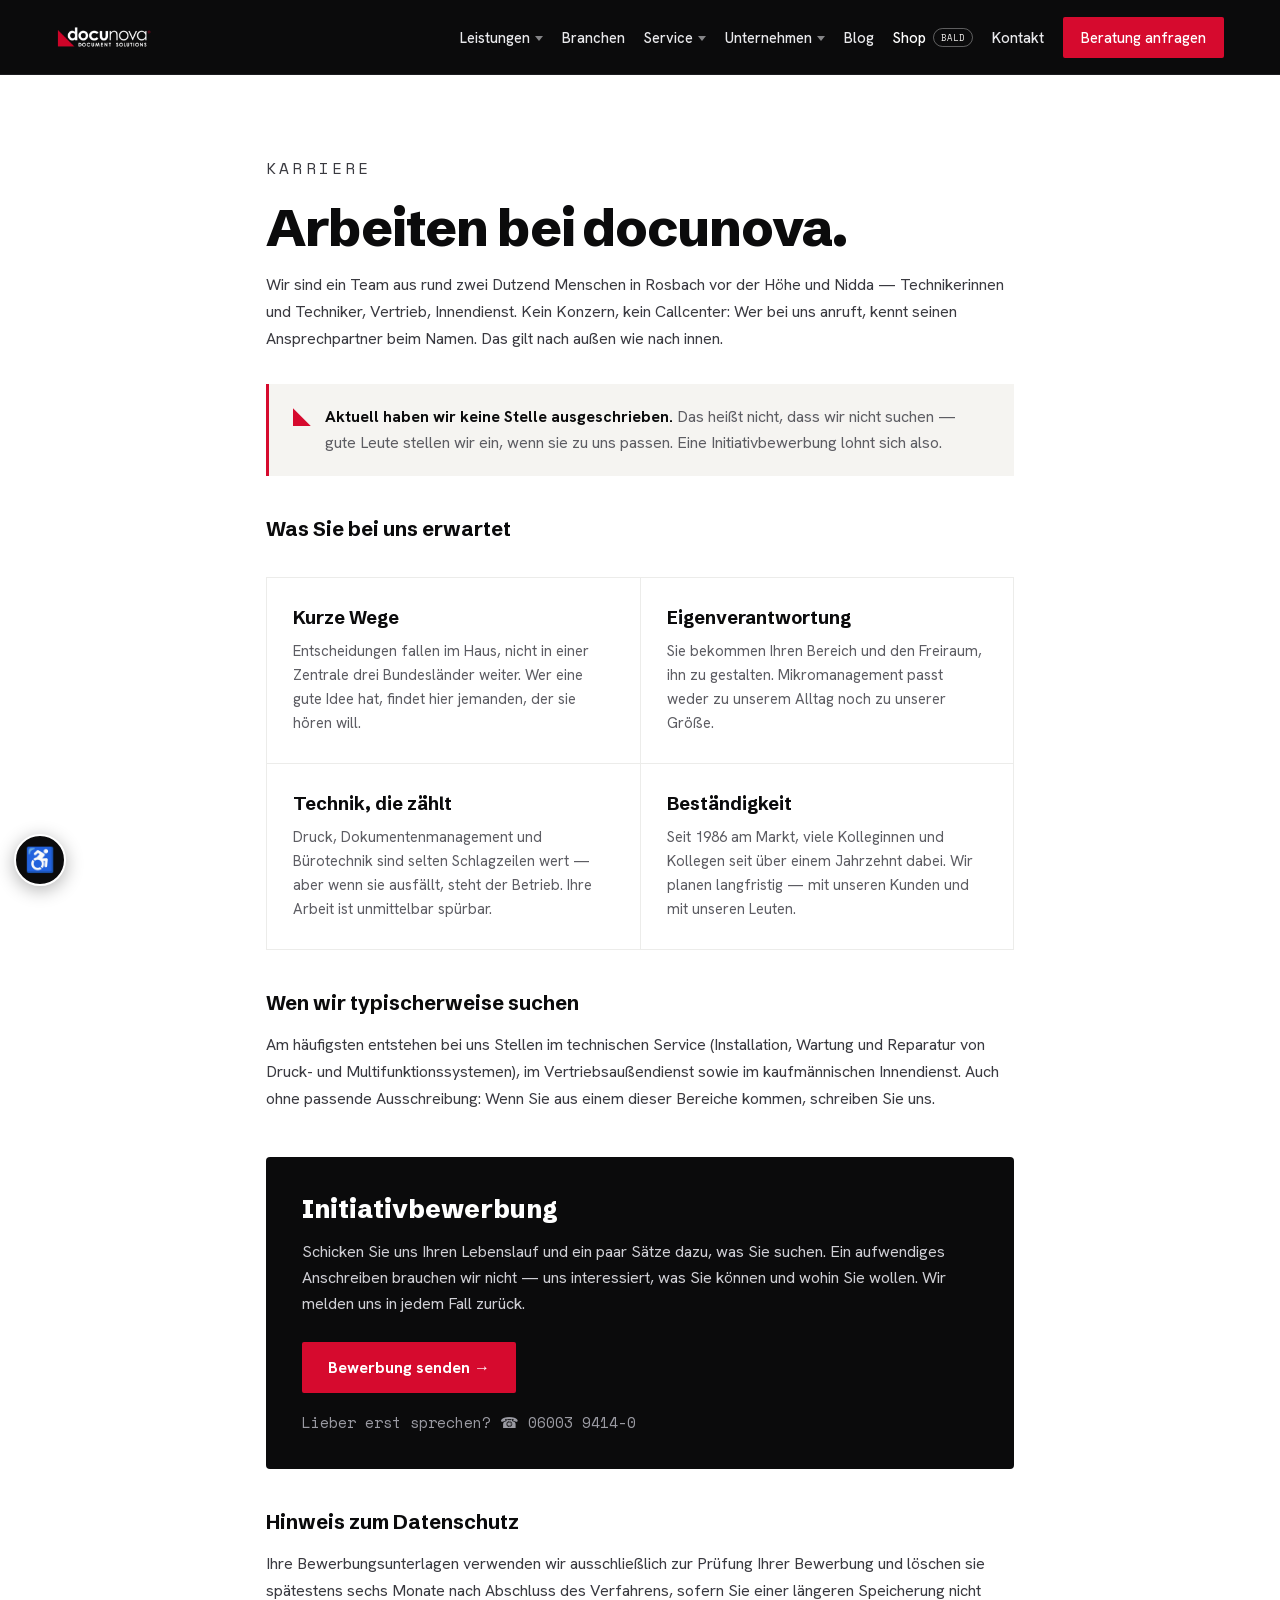
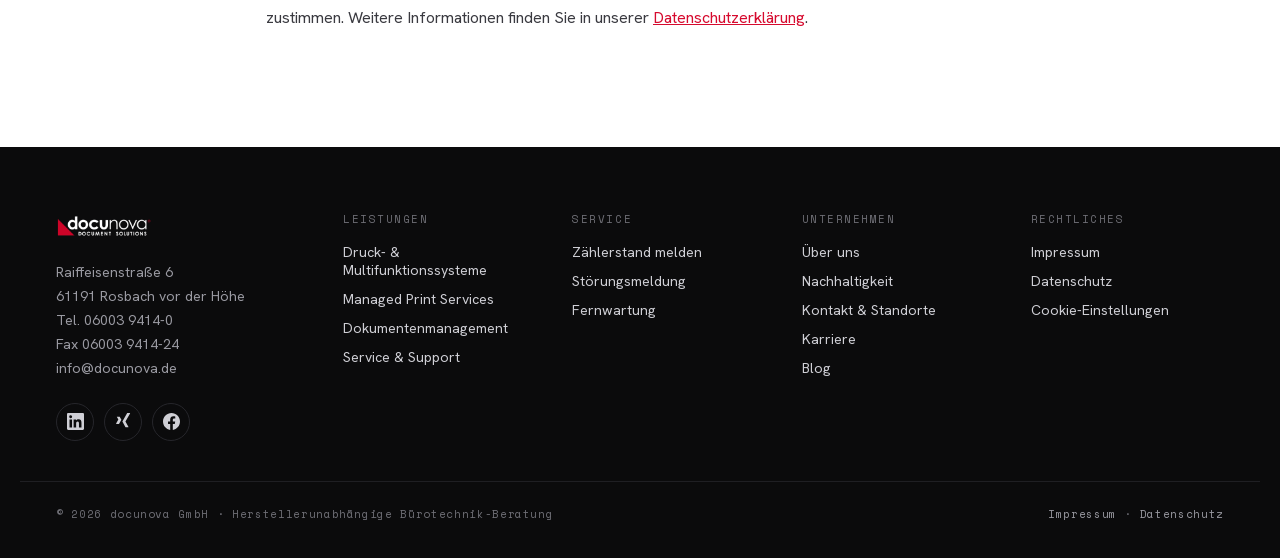
<file: karriere.html>
<!DOCTYPE html>
<html lang="de">
<head>
<meta charset="utf-8">
<meta name="viewport" content="width=device-width, initial-scale=1">
<title>Karriere — docunova GmbH</title>
<meta name="description" content="Arbeiten bei docunova in Rosbach vor der Höhe: aktuell keine offenen Stellen, Initiativbewerbungen sind jederzeit willkommen.">
<meta name="robots" content="index,follow">
<link rel="canonical" href="https://docunova.de/karriere.html">
<link rel="icon" href="favicon.svg" type="image/svg+xml">
<link rel="stylesheet" href="fonts-site.css">
<link rel="stylesheet" href="site.css">
<script>
(function(){
  try{
    var s = JSON.parse(localStorage.getItem('dn-a11y') || '{}');
    var h = document.documentElement;
    if(s.bigtext) h.classList.add('a11y-bigtext');
    if(s.contrast) h.classList.add('a11y-contrast');
    if(s.gray) h.classList.add('a11y-gray');
    if(s.noanim) h.classList.add('a11y-noanim');
  }catch(e){}
  if(localStorage.getItem('dn-view') === 'chat') document.documentElement.classList.add('view-chat');
  if(new URLSearchParams(location.search).has('embed')) document.documentElement.classList.add('embedded');
})();
</script>
<style>
  main a{color:var(--red)}
  .status{display:flex;align-items:flex-start;gap:14px;background:var(--soft);border-left:3px solid var(--red);padding:20px 24px;margin:32px 0 40px}
  .status .tri{flex:none;width:18px;height:18px;margin-top:4px;background:var(--red);clip-path:polygon(0 0,0 100%,100% 100%)}
  .status p{margin:0;font-size:1rem;line-height:1.6;color:var(--muted2)}
  .status strong{color:var(--ink)}
  .werte{display:grid;grid-template-columns:1fr 1fr;gap:0;border-left:1px solid var(--line);border-top:1px solid var(--line);margin:36px 0 8px}
  .werte>div{padding:28px 26px;border-right:1px solid var(--line);border-bottom:1px solid var(--line)}
  .werte h3{font-family:'Schibsted Grotesk',sans-serif;font-weight:700;font-size:1.13rem;margin:0 0 10px}
  .werte p{font-size:.94rem;line-height:1.6;color:var(--muted2);margin:0}
  .bewerben{background:var(--ink);color:#fff;border-radius:4px;padding:36px;margin-top:44px}
  .bewerben h2{font-family:'Schibsted Grotesk',sans-serif;font-weight:800;font-size:1.6rem;margin:0 0 14px;color:#fff}
  .bewerben p{color:var(--dark-soft);font-size:1rem;line-height:1.65;margin:0 0 24px}
  .bewerben a.mail{display:inline-flex;align-items:center;gap:10px;background:var(--red);color:#fff;font-weight:700;font-size:1rem;padding:15px 26px;border-radius:2px;text-decoration:none}
  .bewerben a.mail:hover{background:var(--red-dark)}
  .bewerben .tel{display:block;margin-top:18px;font-family:'Space Mono',monospace;font-size:.94rem;color:var(--dark-muted);text-decoration:none}
  .bewerben .tel:hover{color:#fff}
  @media (max-width:620px){
    .werte{grid-template-columns:1fr}
    .bewerben{padding:26px 22px}
  }
</style>
</head>
<body>
<a class="skip-link" href="#main">Zum Inhalt springen</a>

<div class="a11y-fab">
  <button type="button" id="a11yBtn" aria-expanded="false" aria-controls="a11yPanel" aria-label="Barrierefreiheits-Einstellungen öffnen">&#9855;</button>
  <div class="a11y-panel" id="a11yPanel" role="group" aria-label="Barrierefreiheits-Einstellungen">
    <h2>Barrierefreiheit</h2>
    <button type="button" data-a11y="bigtext" aria-pressed="false">Große Schrift <span class="state">Aus</span></button>
    <button type="button" data-a11y="contrast" aria-pressed="false">Hoher Kontrast <span class="state">Aus</span></button>
    <button type="button" data-a11y="gray" aria-pressed="false">Graustufen <span class="state">Aus</span></button>
    <button type="button" data-a11y="noanim" aria-pressed="false">Animationen stoppen <span class="state">Aus</span></button>
  </div>
</div>

<div class="modal" id="modal" hidden>
  <div class="modal-backdrop" data-close></div>
  <div class="modal-box" role="dialog" aria-modal="true" aria-labelledby="modalTitle">
    <div class="modal-head">
      <span class="t" id="modalTitle">Dialog</span>
      <span class="acts">
        <a class="ext" id="modalExt" href="#" target="_blank" rel="noopener">In neuem Tab öffnen ↗</a>
        <button type="button" data-close aria-label="Dialog schließen">&#10005;</button>
      </span>
    </div>
    <iframe id="modalFrame" title="Dialog-Inhalt" src="about:blank"></iframe>
  </div>
</div>

<header class="site chrome-classic">
  <div class="nav-bar">
    <a href="index.html" aria-label="docunova Startseite"><img src="logo.png" width="300" height="94" alt="docunova — Document Solutions" style="height:30px;width:auto;display:block"></a>
    <nav class="nav-desk" aria-label="Hauptnavigation">
      <div class="nav-item">
        <a href="index.html#leistungen">Leistungen</a>
        <div class="dropdown"><div class="dropdown-inner">
          <a href="index.html#leistungen-druck">Druck- &amp; Multifunktionssysteme</a>
          <a href="index.html#leistungen-mps">Managed Print Services</a>
          <a href="index.html#leistungen-dms">Dokumentenmanagement (DMS)</a>
          <a href="service.html">Service &amp; Support</a>
        </div></div>
      </div>
      <a href="index.html#branchen">Branchen</a>
      <div class="nav-item">
        <a href="service.html">Service</a>
        <div class="dropdown"><div class="dropdown-inner">
          <a href="service.html">Service &amp; Support</a>
          <a href="zaehlerstand.html">Zählerstand melden</a>
          <a href="stoerung1.html">Störungsmeldung</a>
          <a href="https://www.teamviewer.com/de/download/windows/" target="_blank" rel="noopener">Fernwartung (TeamViewer)</a>
        </div></div>
      </div>
      <div class="nav-item">
        <a href="ueber.html">Unternehmen</a>
        <div class="dropdown"><div class="dropdown-inner">
          <a href="ueber.html">Über uns</a>
          <a href="index.html#nachhaltigkeit">Nachhaltigkeit</a>
          <a href="kontakt.html#standorte">Standorte</a>
          <a href="karriere.html">Karriere</a>
        </div></div>
      </div>
      <a href="blog.html">Blog</a>
      <a href="shop.html">Shop<span class="shop-badge">bald</span></a>
      <a href="kontakt.html">Kontakt</a>
      <a class="nav-cta" href="kontakt.html" data-modal="kontakt.html?embed=1" data-modal-title="Beratung anfragen">Beratung anfragen</a>
    </nav>
    <button class="burger" type="button" aria-expanded="false" aria-controls="navMobile" aria-label="Menü öffnen">
      <span></span><span></span><span></span>
    </button>
  </div>
  <nav class="nav-mobile" id="navMobile" aria-label="Mobile Navigation">
    <div class="group">LEISTUNGEN</div>
    <a href="index.html#leistungen-druck">Druck- &amp; Multifunktionssysteme</a>
    <a href="index.html#leistungen-mps">Managed Print Services</a>
    <a href="index.html#leistungen-dms">Dokumentenmanagement (DMS)</a>
    <a href="service.html">Service &amp; Support</a>
    <a class="big" href="index.html#branchen">Branchen</a>
    <div class="group">SERVICE</div>
    <a href="zaehlerstand.html">Zählerstand melden</a>
    <a href="stoerung1.html">Störungsmeldung</a>
    <a href="https://www.teamviewer.com/de/download/windows/" target="_blank" rel="noopener">Fernwartung (TeamViewer)</a>
    <div class="group">UNTERNEHMEN</div>
    <a href="ueber.html">Über uns</a>
    <a href="index.html#nachhaltigkeit">Nachhaltigkeit</a>
    <a href="kontakt.html#standorte">Standorte</a>
    <a href="karriere.html">Karriere</a>
    <a class="big" href="blog.html">Blog</a>
    <a class="big" href="shop.html">Shop <span class="shop-badge">bald</span></a>
    <a class="big" href="kontakt.html">Kontakt</a>
    <a class="cta" href="kontakt.html">Beratung anfragen →</a>
  </nav>
</header>

<header class="chat-top chrome-chat">
  <div class="chat-top-in">
    <a class="chat-wordmark" href="index.html" aria-label="Zurück zum docunova Concierge">
      <svg viewBox="0 0 26 26" aria-hidden="true"><polygon points="0,0 0,26 26,26" fill="#E30613"/></svg>
      <span class="wm-text">
        <span class="wm-name">docunova</span>
        <span class="wm-sub">Document Solutions</span>
      </span>
    </a>
    <div class="chat-top-right">
      <a class="chat-alt" href="index.html">Alles im Überblick →</a>
      <a class="chat-phone" href="tel:+4960039414-0">06003 9414-0</a>
    </div>
  </div>
</header>

<main id="main" class="page">
  <p class="eyebrow">Karriere</p>
  <h1>Arbeiten bei docunova.</h1>
  <p>Wir sind ein Team aus rund zwei Dutzend Menschen in Rosbach vor der Höhe und Nidda — Technikerinnen und Techniker, Vertrieb, Innendienst. Kein Konzern, kein Callcenter: Wer bei uns anruft, kennt seinen Ansprechpartner beim Namen. Das gilt nach außen wie nach innen.</p>

  <div class="status">
    <span class="tri" aria-hidden="true"></span>
    <p><strong>Aktuell haben wir keine Stelle ausgeschrieben.</strong> Das heißt nicht, dass wir nicht suchen — gute Leute stellen wir ein, wenn sie zu uns passen. Eine Initiativbewerbung lohnt sich also.</p>
  </div>

  <h2>Was Sie bei uns erwartet</h2>
  <div class="werte">
    <div>
      <h3>Kurze Wege</h3>
      <p>Entscheidungen fallen im Haus, nicht in einer Zentrale drei Bundesländer weiter. Wer eine gute Idee hat, findet hier jemanden, der sie hören will.</p>
    </div>
    <div>
      <h3>Eigenverantwortung</h3>
      <p>Sie bekommen Ihren Bereich und den Freiraum, ihn zu gestalten. Mikromanagement passt weder zu unserem Alltag noch zu unserer Größe.</p>
    </div>
    <div>
      <h3>Technik, die zählt</h3>
      <p>Druck, Dokumentenmanagement und Bürotechnik sind selten Schlagzeilen wert — aber wenn sie ausfällt, steht der Betrieb. Ihre Arbeit ist unmittelbar spürbar.</p>
    </div>
    <div>
      <h3>Beständigkeit</h3>
      <p>Seit 1986 am Markt, viele Kolleginnen und Kollegen seit über einem Jahrzehnt dabei. Wir planen langfristig — mit unseren Kunden und mit unseren Leuten.</p>
    </div>
  </div>

  <h2>Wen wir typischerweise suchen</h2>
  <p>Am häufigsten entstehen bei uns Stellen im technischen Service (Installation, Wartung und Reparatur von Druck- und Multifunktionssystemen), im Vertriebsaußendienst sowie im kaufmännischen Innendienst. Auch ohne passende Ausschreibung: Wenn Sie aus einem dieser Bereiche kommen, schreiben Sie uns.</p>

  <div class="bewerben">
    <h2>Initiativbewerbung</h2>
    <p>Schicken Sie uns Ihren Lebenslauf und ein paar Sätze dazu, was Sie suchen. Ein aufwendiges Anschreiben brauchen wir nicht — uns interessiert, was Sie können und wohin Sie wollen. Wir melden uns in jedem Fall zurück.</p>
      <a class="mail" href="mailto:info@docunova.de?subject=Initiativbewerbung">Bewerbung senden →</a>
      <a class="tel" href="tel:+4960039414-0">Lieber erst sprechen? ☎ 06003 9414-0</a>
  </div>

  <h2>Hinweis zum Datenschutz</h2>
  <p>Ihre Bewerbungsunterlagen verwenden wir ausschließlich zur Prüfung Ihrer Bewerbung und löschen sie spätestens sechs Monate nach Abschluss des Verfahrens, sofern Sie einer längeren Speicherung nicht zustimmen. Weitere Informationen finden Sie in unserer <a href="datenschutz.html">Datenschutzerklärung</a>.</p>
</main>

<footer class="site chrome-classic">
  <div class="wrap foot-grid">
    <div class="foot-col">
      <img src="logo.png" width="300" height="94" alt="docunova — Document Solutions" style="height:30px;width:auto;display:block;margin-bottom:20px">
      <p class="foot-addr">Raiffeisenstraße 6<br>61191 Rosbach vor der Höhe<br>
      Tel. <a href="tel:+4960039414-0">06003 9414-0</a><br>
      Fax 06003 9414-24<br>
      <a href="mailto:info@docunova.de">info@docunova.de</a></p>
      <div class="social">
        <a href="https://www.linkedin.com/company/docunova-gmbh/" target="_blank" rel="noopener" aria-label="docunova bei LinkedIn"><svg viewBox="0 0 24 24" aria-hidden="true"><path d="M20.45 20.45h-3.56v-5.57c0-1.33-.03-3.04-1.85-3.04-1.86 0-2.14 1.45-2.14 2.94v5.67H9.35V9h3.41v1.56h.05c.47-.9 1.63-1.85 3.36-1.85 3.6 0 4.27 2.37 4.27 5.45v6.29zM5.34 7.43a2.07 2.07 0 1 1 0-4.13 2.07 2.07 0 0 1 0 4.13zm1.78 13.02H3.55V9h3.57v11.45zM22.22 0H1.77C.79 0 0 .77 0 1.72v20.56C0 23.23.79 24 1.77 24h20.45c.98 0 1.78-.77 1.78-1.72V1.72C24 .77 23.2 0 22.22 0z"/></svg></a>
        <a href="https://www.xing.com/pages/docunovagmbh" target="_blank" rel="noopener" aria-label="docunova bei Xing"><svg viewBox="0 0 24 24" aria-hidden="true"><path d="M17.8 0c-.4 0-.6.13-.78.44l-6.6 11.68 4.2 7.72c.17.3.4.44.78.44h3.1c.19 0 .33-.07.4-.2.09-.15.08-.32 0-.5l-4.17-7.63v-.02L21.28.7c.09-.18.1-.35.01-.5-.07-.13-.2-.2-.4-.2H17.8zM3.1 5.12c-.2 0-.34.07-.42.2-.08.15-.07.33.02.5l2 3.45v.02l-3.13 5.53c-.09.17-.09.34 0 .49.07.13.2.2.4.2h3.1c.4 0 .6-.14.78-.45l3.18-5.62-2.03-3.54c-.18-.31-.4-.45-.79-.45H3.1z"/></svg></a>
        <a href="https://www.facebook.com/docunovagmbh/" target="_blank" rel="noopener" aria-label="docunova bei Facebook"><svg viewBox="0 0 24 24" aria-hidden="true"><path d="M24 12.07C24 5.4 18.63 0 12 0S0 5.4 0 12.07C0 18.1 4.39 23.09 10.13 24v-8.44H7.08v-3.49h3.05V9.41c0-3.02 1.79-4.69 4.53-4.69 1.31 0 2.68.24 2.68.24v2.97h-1.51c-1.49 0-1.96.93-1.96 1.89v2.25h3.33l-.53 3.49h-2.8V24C19.61 23.09 24 18.1 24 12.07z"/></svg></a>
      </div>
    </div>
    <div class="foot-col">
      <div class="head">LEISTUNGEN</div>
      <nav aria-label="Footer Leistungen">
        <a href="index.html#leistungen-druck">Druck- &amp; Multifunktionssysteme</a>
        <a href="index.html#leistungen-mps">Managed Print Services</a>
        <a href="index.html#leistungen-dms">Dokumentenmanagement</a>
        <a href="service.html">Service &amp; Support</a>
      </nav>
    </div>
    <div class="foot-col">
      <div class="head">SERVICE</div>
      <nav aria-label="Footer Service">
        <a href="zaehlerstand.html">Zählerstand melden</a>
        <a href="stoerung1.html">Störungsmeldung</a>
        <a href="https://www.teamviewer.com/de/download/windows/" target="_blank" rel="noopener">Fernwartung</a>
      </nav>
    </div>
    <div class="foot-col">
      <div class="head">UNTERNEHMEN</div>
      <nav aria-label="Footer Unternehmen">
        <a href="ueber.html">Über uns</a>
        <a href="index.html#nachhaltigkeit">Nachhaltigkeit</a>
        <a href="kontakt.html">Kontakt &amp; Standorte</a>
        <a href="karriere.html">Karriere</a>
        <a href="blog.html">Blog</a>
      </nav>
    </div>
    <div class="foot-col">
      <div class="head">RECHTLICHES</div>
      <nav aria-label="Footer Rechtliches">
        <a href="impressum.html" data-modal="impressum.html?embed=1" data-modal-title="Impressum">Impressum</a>
        <a href="datenschutz.html" data-modal="datenschutz.html?embed=1" data-modal-title="Datenschutzerklärung">Datenschutz</a>
      <a href="index.html?consent=1#cookie-einstellungen">Cookie-Einstellungen</a>
      </nav>
    </div>
  </div>
  <div class="foot-base">
    <span>© 2026 docunova GmbH · Herstellerunabhängige Bürotechnik-Beratung</span>
    <span><a href="impressum.html" data-modal="impressum.html?embed=1" data-modal-title="Impressum">Impressum</a> · <a href="datenschutz.html" data-modal="datenschutz.html?embed=1" data-modal-title="Datenschutzerklärung">Datenschutz</a></span>
  </div>
</footer>

<footer class="chat-foot chrome-chat">
  <div class="chat-foot-in">
    <div class="cf-col">
      <div class="cf-wm"><svg viewBox="0 0 26 26" aria-hidden="true"><polygon points="0,0 0,26 26,26" fill="#E30613"/></svg><b>docunova</b></div>
      <p>Raiffeisenstraße 6<br>61191 Rosbach vor der Höhe<br>
      Fon 06003 9414-0<br>Fax 06003 9414-24<br>
      <a href="mailto:info@docunova.de">info@docunova.de</a></p>
    </div>
    <div class="cf-col">
      <div class="cf-h">Service</div>
      <a href="zaehlerstand.html">Zählerstand erfassen</a>
      <a href="stoerung1.html">Störung melden</a>
      <a href="https://www.teamviewer.com/de/download/windows/" target="_blank" rel="noopener">TeamViewer Fernwartung</a>
    </div>
    <div class="cf-col">
      <div class="cf-h">Standorte</div>
      <p>Rosbach v. d. Höhe<br>Nidda — Wolff Bürotechnik</p>
      <p style="margin-top:8px">Deutschlandweiter Service,<br>Ansprechpartner vor Ort.</p>
    </div>
    <div class="cf-col">
      <div class="cf-h">Unternehmen</div>
      <a href="karriere.html">Karriere</a>
      <a href="kontakt.html">Kontakt</a>
      <a href="index.html">Zurück zum Concierge</a>
    </div>
  </div>
  <div class="chat-foot-base">
    <span>© 2026 docunova GmbH · Wir für Ihr Büro — seit 1986</span>
    <nav>
      <a href="impressum.html">Impressum</a>
      <a href="datenschutz.html">Datenschutz</a>
    <a href="index.html?consent=1#cookie-einstellungen">Cookie-Einstellungen</a>
    </nav>
  </div>
</footer>

<script src="site.js"></script>

</body>
</html>
</file>
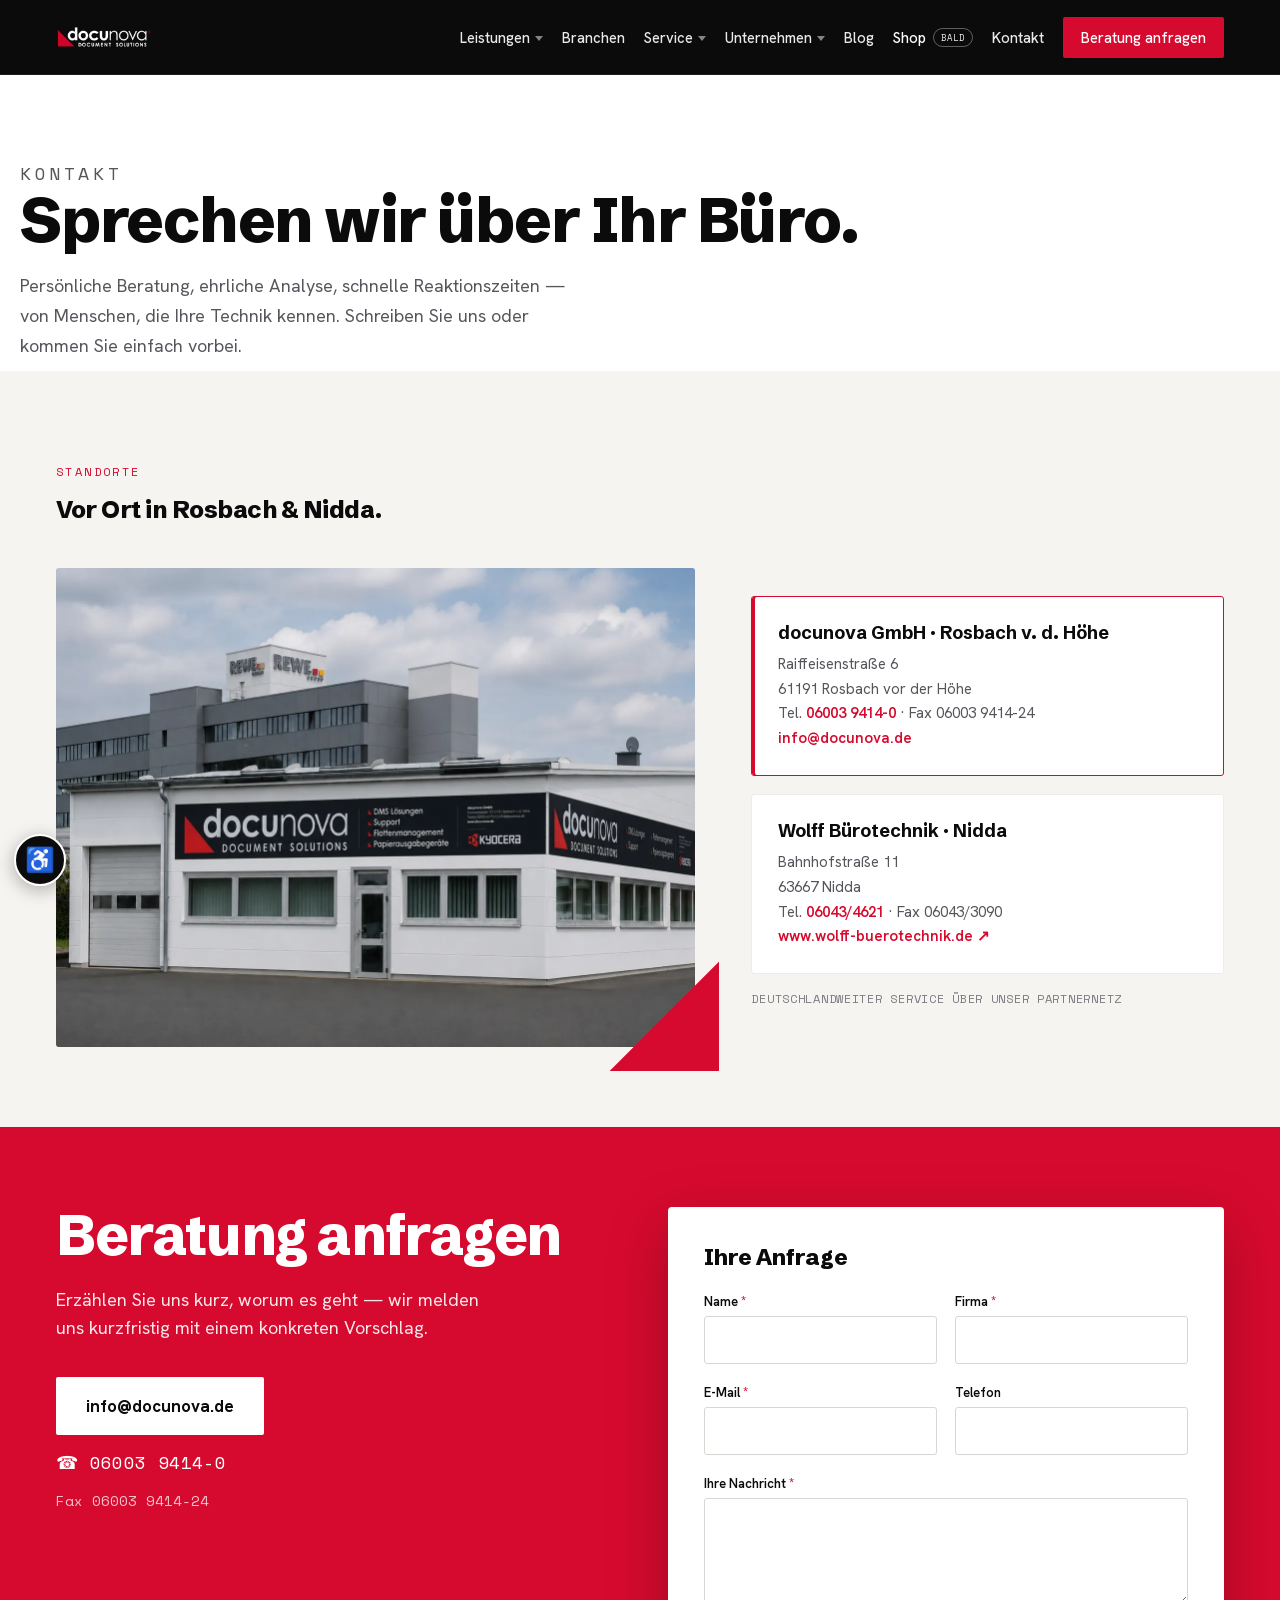
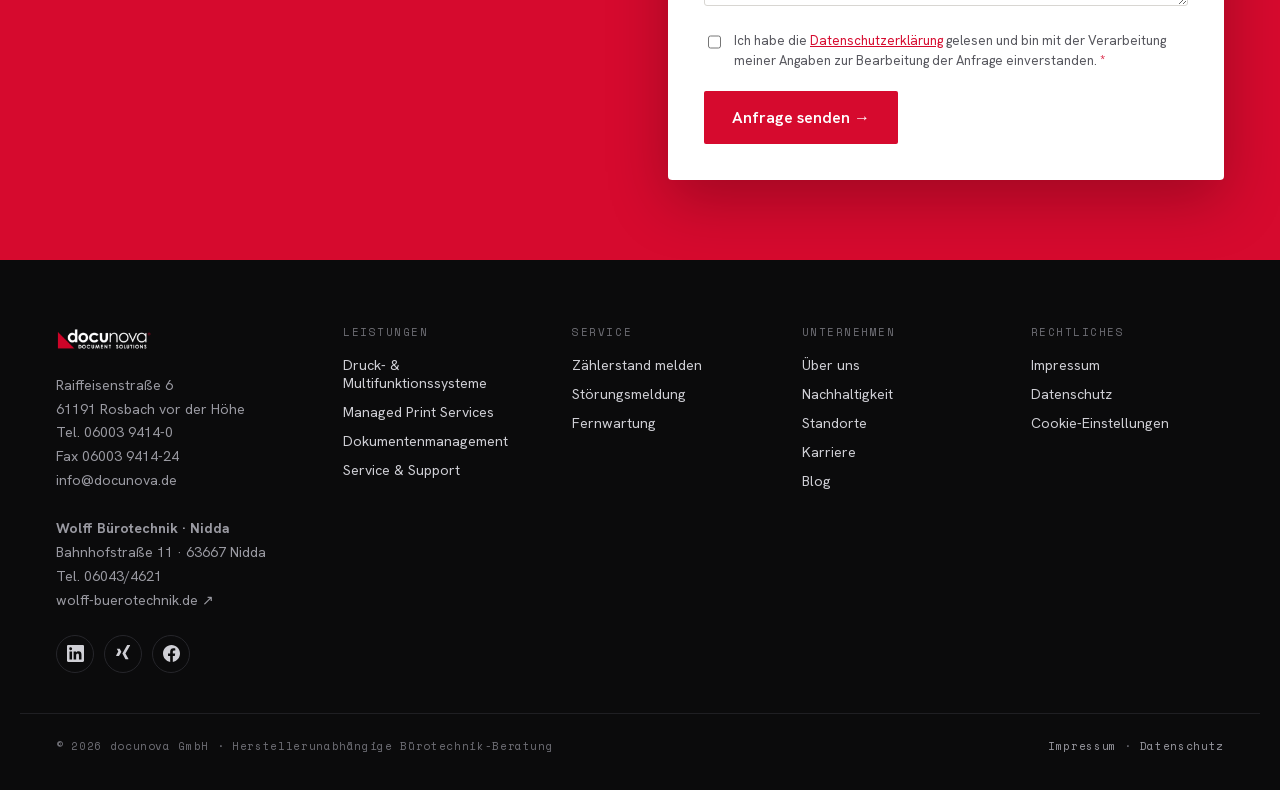
<file: kontakt.html>
<!DOCTYPE html>
<html lang="de">
<head>
<meta charset="utf-8">
<meta name="viewport" content="width=device-width, initial-scale=1">
<title>Kontakt &amp; Standorte — docunova GmbH</title>
<meta name="description" content="Kontakt zu docunova in Rosbach und Wolff Bürotechnik in Nidda: Anschriften, Telefonnummern und persönliche Beratung für Ihre Büroprozesse.">
<meta name="robots" content="index,follow,max-image-preview:large">
<meta name="theme-color" content="#f4f1eb">
<link rel="canonical" href="https://docunova.de/kontakt.html">
<link rel="icon" href="favicon.svg" type="image/svg+xml">
<meta property="og:type" content="website">
<meta property="og:locale" content="de_DE">
<meta property="og:site_name" content="docunova">
<meta property="og:url" content="https://docunova.de/kontakt.html">
<meta property="og:title" content="Kontakt &amp; Standorte — docunova GmbH">
<meta property="og:description" content="Persönliche Beratung in Rosbach und Nidda — mit direkten Ansprechpartnern für Ihre Büroprozesse.">
<meta property="og:image" content="https://docunova.de/docu3.webp?v=20260729">
<meta property="og:image:width" content="1280">
<meta property="og:image:height" content="960">
<meta property="og:image:alt" content="Standort der docunova GmbH in Rosbach vor der Höhe">
<meta name="twitter:card" content="summary_large_image">
<meta name="twitter:title" content="Kontakt &amp; Standorte — docunova GmbH">
<meta name="twitter:description" content="Persönliche Beratung in Rosbach und Nidda — mit direkten Ansprechpartnern für Ihre Büroprozesse.">
<meta name="twitter:image" content="https://docunova.de/docu3.webp?v=20260729">
<link rel="stylesheet" href="fonts-site.css">
<link rel="stylesheet" href="site.css?v=20260729-2">
<script type="application/ld+json">
{
  "@context": "https://schema.org",
  "@type": "ContactPage",
  "name": "Kontakt und Standorte",
  "url": "https://docunova.de/kontakt.html",
  "about": {
    "@type": "Organization",
    "@id": "https://docunova.de/#unternehmen",
    "name": "docunova GmbH",
    "telephone": "+49 6003 9414-0",
    "email": "info@docunova.de",
    "location": [
      {
        "@type": "Place",
        "name": "docunova GmbH",
        "address": {
          "@type": "PostalAddress",
          "streetAddress": "Raiffeisenstraße 6",
          "postalCode": "61191",
          "addressLocality": "Rosbach vor der Höhe",
          "addressCountry": "DE"
        }
      },
      {
        "@type": "Place",
        "name": "Wolff Bürotechnik",
        "telephone": "+49 6043 4621",
        "faxNumber": "+49 6043 3090",
        "url": "https://wolff-buerotechnik.de/",
        "address": {
          "@type": "PostalAddress",
          "streetAddress": "Bahnhofstraße 11",
          "postalCode": "63667",
          "addressLocality": "Nidda",
          "addressCountry": "DE"
        }
      }
    ]
  }
}
</script>
<script>
(function(){
  try{
    var s = JSON.parse(localStorage.getItem('dn-a11y') || '{}');
    var h = document.documentElement;
    if(s.bigtext) h.classList.add('a11y-bigtext');
    if(s.contrast) h.classList.add('a11y-contrast');
    if(s.gray) h.classList.add('a11y-gray');
    if(s.noanim) h.classList.add('a11y-noanim');
  }catch(e){}
  if(localStorage.getItem('dn-view') === 'chat') document.documentElement.classList.add('view-chat');
  if(new URLSearchParams(location.search).has('embed')) document.documentElement.classList.add('embedded');
})();
</script>
<style>
  /* Im iframe-Popup bleibt nur das Formular übrig */
  html.embedded .page-head,html.embedded #standorte{display:none}
  html.embedded .kontakt{background:#fff;color:var(--ink);padding:26px 0 34px}
  html.embedded .kontakt .deco{display:none}
  html.embedded .kontakt-grid{grid-template-columns:1fr;gap:22px}
  html.embedded .kontakt h2{font-size:1.7rem}
  html.embedded .kontakt-lead{color:var(--muted);font-size:1rem;margin-top:12px}
  html.embedded .kontakt-direct{flex-direction:row;flex-wrap:wrap;align-items:center;gap:18px;margin-top:16px}
  html.embedded .kontakt-direct .mail{background:var(--soft);border:1px solid var(--line);padding:11px 18px;font-size:.92rem}
  html.embedded .kontakt-direct .tel{color:var(--red);font-size:.98rem}
  html.embedded .kontakt-direct .fax{color:#7a7a80;font-size:.8rem}
  html.embedded .kform{box-shadow:none;border:1px solid var(--line);padding:24px}
  html.embedded .wrap{padding:0 22px}

  .page-head{padding:64px 0 10px}
  .page-head h1{font-size:clamp(2.2rem,5.4vw,3.9rem)}
  .page-head>p{font-size:1.13rem;line-height:1.65;color:var(--muted);max-width:560px;margin:20px 0 0}

  .section{padding:80px 0}
  .section.soft{background:var(--soft)}

  .standorte-grid{display:grid;grid-template-columns:1.15fr .85fr;gap:56px;align-items:center}
  .standorte-photo{position:relative}
  .standorte-frame{position:relative;aspect-ratio:4/3;overflow:hidden;border-radius:3px;background:#e2e0dc}
  .standorte-frame img{position:absolute;inset:0;width:100%;height:100%;object-fit:cover;display:block;opacity:0;transition:opacity .45s cubic-bezier(.16,1,.3,1)}
  .standorte-frame img.on{opacity:1}
  .standorte-photo .tri{position:absolute;right:-24px;bottom:-24px;width:110px;height:110px;background:var(--red);clip-path:polygon(100% 0,0 100%,100% 100%)}
  .ort-cards{display:flex;flex-direction:column;gap:18px}
  .ort-card{background:#fff;border:1px solid var(--line);border-radius:3px;padding:24px 26px;cursor:pointer;transition:border-color .2s,box-shadow .2s}
  .ort-card:hover{border-color:#c9c7c2}
  .ort-card[data-active="true"]{border-color:var(--red);box-shadow:inset 3px 0 0 var(--red)}
  .ort-toggle{background:none;border:none;padding:0;margin:0;font:inherit;color:inherit;text-align:left;cursor:pointer;display:block;width:100%}
  .ort-toggle:focus-visible{outline:3px solid var(--red);outline-offset:3px;border-radius:2px}
  .ort-card h3{font-family:'Schibsted Grotesk',sans-serif;font-weight:700;font-size:1.13rem;margin:0 0 8px}
  .ort-card p{font-size:.94rem;line-height:1.65;color:var(--muted);margin:0}
  .ort-card a{color:var(--red);text-decoration:none;font-weight:600}
  .ort-card a:hover{text-decoration:underline}
  .ort-hint{font-family:'Space Mono',monospace;font-size:.75rem;letter-spacing:.06em;color:#7a7a80;margin-top:16px}

  .kontakt{background:var(--red);color:#fff;position:relative;overflow:hidden;padding:80px 0}
  html.a11y-contrast .kontakt{background:#7d0018}
  .kontakt .deco{position:absolute;left:-50px;bottom:-50px;width:240px;height:240px;border:2px solid rgba(255,255,255,.2);clip-path:polygon(0 0,0 100%,100% 100%)}
  .kontakt-grid{position:relative;display:grid;grid-template-columns:1fr 1fr;gap:56px;align-items:start}
  .kontakt h2{font-size:clamp(2rem,4.4vw,3.6rem);letter-spacing:-.025em}
  .kontakt-lead{font-size:1.13rem;color:rgba(255,255,255,.9);margin:22px 0 0;max-width:440px;line-height:1.6}
  .kontakt-direct{display:flex;flex-direction:column;gap:14px;align-items:flex-start;margin-top:34px}
  .kontakt-direct .mail{display:inline-flex;align-items:center;gap:10px;background:#fff;color:var(--ink);font-weight:700;font-size:1.06rem;padding:18px 30px;border-radius:2px;text-decoration:none}
  .kontakt-direct .mail:hover{background:var(--ink);color:#fff}
  .kontakt-direct .tel{font-family:'Space Mono',monospace;font-size:1.13rem;color:#fff;text-decoration:none;letter-spacing:.02em}
  .kontakt-direct .fax{font-family:'Space Mono',monospace;font-size:.88rem;color:rgba(255,255,255,.75)}

  .kform{background:#fff;color:var(--ink);border-radius:4px;padding:36px;box-shadow:0 20px 60px rgba(0,0,0,.25)}
  .kform h3{font-family:'Schibsted Grotesk',sans-serif;font-weight:800;font-size:1.4rem;margin:0 0 22px}
  .kform .consent{display:flex;align-items:flex-start;gap:10px;font-size:.82rem;line-height:1.5;color:var(--muted);margin:4px 0 20px}
  .kform .consent input{margin-top:3px;width:16px;height:16px;accent-color:var(--red)}
  .kform .consent a{color:var(--red)}

  @media (max-width:860px){
    .page-head{padding:44px 0 6px}
    .section{padding:52px 0}
    .standorte-grid{grid-template-columns:1fr;gap:36px}
    .kontakt-grid{grid-template-columns:1fr;gap:36px}
    .kform{padding:24px 20px}
  }
</style>
</head>
<body>
<a class="skip-link" href="#main">Zum Inhalt springen</a>

<div class="a11y-fab">
  <button type="button" id="a11yBtn" aria-expanded="false" aria-controls="a11yPanel" aria-label="Barrierefreiheits-Einstellungen öffnen">&#9855;</button>
  <div class="a11y-panel" id="a11yPanel" role="group" aria-label="Barrierefreiheits-Einstellungen">
    <h2>Barrierefreiheit</h2>
    <button type="button" data-a11y="bigtext" aria-pressed="false">Große Schrift <span class="state">Aus</span></button>
    <button type="button" data-a11y="contrast" aria-pressed="false">Hoher Kontrast <span class="state">Aus</span></button>
    <button type="button" data-a11y="gray" aria-pressed="false">Graustufen <span class="state">Aus</span></button>
    <button type="button" data-a11y="noanim" aria-pressed="false">Animationen stoppen <span class="state">Aus</span></button>
  </div>
</div>

<div class="modal" id="modal" hidden>
  <div class="modal-backdrop" data-close></div>
  <div class="modal-box" role="dialog" aria-modal="true" aria-labelledby="modalTitle">
    <div class="modal-head">
      <span class="t" id="modalTitle">Dialog</span>
      <span class="acts">
        <a class="ext" id="modalExt" href="#" target="_blank" rel="noopener">In neuem Tab öffnen ↗</a>
        <button type="button" data-close aria-label="Dialog schließen">&#10005;</button>
      </span>
    </div>
    <iframe id="modalFrame" title="Dialog-Inhalt" src="about:blank"></iframe>
  </div>
</div>

<header class="site chrome-classic">
  <div class="nav-bar">
    <a href="index.html" aria-label="docunova Startseite"><img src="logo.png" width="300" height="94" alt="docunova — Document Solutions" style="height:30px;width:auto;display:block"></a>
    <nav class="nav-desk" aria-label="Hauptnavigation">
      <div class="nav-item">
        <a href="index.html#leistungen">Leistungen</a>
        <div class="dropdown"><div class="dropdown-inner">
          <a href="index.html#leistungen-druck">Druck- &amp; Multifunktionssysteme</a>
          <a href="index.html#leistungen-mps">Managed Print Services</a>
          <a href="index.html#leistungen-dms">Dokumentenmanagement (DMS)</a>
          <a href="service.html">Service &amp; Support</a>
        </div></div>
      </div>
      <a href="index.html#branchen">Branchen</a>
      <div class="nav-item">
        <a href="service.html">Service</a>
        <div class="dropdown"><div class="dropdown-inner">
          <a href="service.html">Service &amp; Support</a>
          <a href="zaehlerstand.html">Zählerstand melden</a>
          <a href="stoerung1.html">Störungsmeldung</a>
          <a href="https://www.teamviewer.com/de/download/windows/" target="_blank" rel="noopener">Fernwartung (TeamViewer)</a>
        </div></div>
      </div>
      <div class="nav-item">
        <a href="ueber.html">Unternehmen</a>
        <div class="dropdown"><div class="dropdown-inner">
          <a href="ueber.html">Über uns</a>
          <a href="index.html#nachhaltigkeit">Nachhaltigkeit</a>
          <a href="#standorte">Standorte</a>
          <a href="karriere.html">Karriere</a>
        </div></div>
      </div>
      <a href="blog.html">Blog</a>
      <a href="shop.html">Shop<span class="shop-badge">bald</span></a>
      <a href="kontakt.html">Kontakt</a>
      <a class="nav-cta" href="#formular">Beratung anfragen</a>
    </nav>
    <button class="burger" type="button" aria-expanded="false" aria-controls="navMobile" aria-label="Menü öffnen">
      <span></span><span></span><span></span>
    </button>
  </div>
  <nav class="nav-mobile" id="navMobile" aria-label="Mobile Navigation">
    <div class="group">LEISTUNGEN</div>
    <a href="index.html#leistungen-druck">Druck- &amp; Multifunktionssysteme</a>
    <a href="index.html#leistungen-mps">Managed Print Services</a>
    <a href="index.html#leistungen-dms">Dokumentenmanagement (DMS)</a>
    <a href="service.html">Service &amp; Support</a>
    <a class="big" href="index.html#branchen">Branchen</a>
    <div class="group">SERVICE</div>
    <a href="zaehlerstand.html">Zählerstand melden</a>
    <a href="stoerung1.html">Störungsmeldung</a>
    <a href="https://www.teamviewer.com/de/download/windows/" target="_blank" rel="noopener">Fernwartung (TeamViewer)</a>
    <div class="group">UNTERNEHMEN</div>
    <a href="ueber.html">Über uns</a>
    <a href="index.html#nachhaltigkeit">Nachhaltigkeit</a>
    <a href="#standorte">Standorte</a>
    <a href="karriere.html">Karriere</a>
    <a class="big" href="blog.html">Blog</a>
    <a class="big" href="shop.html">Shop <span class="shop-badge">bald</span></a>
    <a class="big" href="kontakt.html">Kontakt</a>
    <a class="cta" href="#formular">Beratung anfragen →</a>
  </nav>
</header>

<header class="chat-top chrome-chat">
  <div class="chat-top-in">
    <a class="chat-wordmark" href="index.html" aria-label="Zurück zum docunova Concierge">
      <svg viewBox="0 0 26 26" aria-hidden="true"><polygon points="0,0 0,26 26,26" fill="#E30613"/></svg>
      <span class="wm-text">
        <span class="wm-name">docunova</span>
        <span class="wm-sub">Document Solutions</span>
      </span>
    </a>
    <div class="chat-top-right">
      <a class="chat-alt" href="index.html">Alles im Überblick →</a>
      <a class="chat-phone" href="tel:+4960039414-0">06003 9414-0</a>
    </div>
  </div>
</header>

<main id="main">

<div class="page-head wrap">
  <p class="eyebrow">Kontakt</p>
  <h1 class="h-display">Sprechen wir über Ihr Büro.</h1>
  <p>Persönliche Beratung, ehrliche Analyse, schnelle Reaktionszeiten — von Menschen, die Ihre Technik kennen. Schreiben Sie uns oder kommen Sie einfach vorbei.</p>
</div>

<section class="section soft" id="standorte" aria-labelledby="standorteTitle">
  <div class="wrap">
    <div style="margin-bottom:46px">
      <p class="eyebrow">Standorte</p>
      <h2 class="h-display" id="standorteTitle">Vor Ort in Rosbach &amp; Nidda.</h2>
    </div>
    <div class="standorte-grid">
      <div class="standorte-photo">
        <div class="standorte-frame" id="ortFrame">
          <img src="docu3.webp?v=20260729" alt="Firmengebäude der docunova GmbH in Rosbach vor der Höhe" width="1280" height="960" data-ort="0" class="on" loading="lazy" decoding="async">
          <img src="wolff.webp" alt="Ladengeschäft von Wolff Bürotechnik in Nidda" width="1280" height="960" data-ort="1" loading="lazy" decoding="async">
        </div>
        <div class="tri" aria-hidden="true"></div>
      </div>
      <div>
        <div class="ort-cards" id="ortCards">
          <div class="ort-card" data-ort="0" data-active="true">
            <h3><button type="button" class="ort-toggle" aria-pressed="true">docunova GmbH · Rosbach v. d. Höhe</button></h3>
            <p>Raiffeisenstraße 6<br>61191 Rosbach vor der Höhe<br>
            Tel. <a href="tel:+4960039414-0">06003 9414-0</a> · Fax 06003 9414-24<br>
            <a href="mailto:info@docunova.de">info@docunova.de</a></p>
          </div>
          <div class="ort-card" data-ort="1" data-active="false">
            <h3><button type="button" class="ort-toggle" aria-pressed="false">Wolff Bürotechnik · Nidda</button></h3>
            <p>Bahnhofstraße 11<br>63667 Nidda<br>
            Tel. <a href="tel:+4960434621">06043/4621</a> · Fax 06043/3090<br>
            <a href="https://wolff-buerotechnik.de/" target="_blank" rel="noopener">www.wolff-buerotechnik.de ↗</a></p>
          </div>
        </div>
        <p class="ort-hint">DEUTSCHLANDWEITER SERVICE ÜBER UNSER PARTNERNETZ</p>
      </div>
    </div>
  </div>
</section>

<section class="kontakt" id="formular" aria-labelledby="kontaktTitle">
  <div class="deco" aria-hidden="true"></div>
  <div class="wrap kontakt-grid">
    <div>
      <h2 class="h-display" id="kontaktTitle">Beratung anfragen</h2>
      <p class="kontakt-lead">Erzählen Sie uns kurz, worum es geht — wir melden uns kurzfristig mit einem konkreten Vorschlag.</p>
      <div class="kontakt-direct">
        <a class="mail" href="mailto:info@docunova.de">info@docunova.de</a>
        <a class="tel" href="tel:+4960039414-0">☎ 06003 9414-0</a>
        <span class="fax">Fax 06003 9414-24</span>
      </div>
    </div>
    <form class="kform" id="kontaktForm" novalidate
          data-webhook="https://n8n.docunova.de/webhook/Webseite"
          data-formular="kontaktseite"
          data-success="Danke für Ihre Anfrage! Wir melden uns kurzfristig bei Ihnen.">
      <h3>Ihre Anfrage</h3>
      <div class="form-hp" aria-hidden="true">
        <label for="kfWebsite">Website</label>
        <input type="text" id="kfWebsite" name="website" tabindex="-1" autocomplete="off" data-honeypot>
      </div>
      <div class="form-row2">
        <div class="form-field">
          <label for="kfName">Name <span class="form-req">*</span></label>
          <input type="text" id="kfName" name="name" autocomplete="name" required>
        </div>
        <div class="form-field">
          <label for="kfFirma">Firma <span class="form-req">*</span></label>
          <input type="text" id="kfFirma" name="firma" autocomplete="organization" required>
        </div>
      </div>
      <div class="form-row2">
        <div class="form-field">
          <label for="kfMail">E-Mail <span class="form-req">*</span></label>
          <input type="email" id="kfMail" name="email" autocomplete="email" required>
        </div>
        <div class="form-field">
          <label for="kfTel">Telefon</label>
          <input type="tel" id="kfTel" name="telefon" autocomplete="tel">
        </div>
      </div>
      <div class="form-field">
        <label for="kfMsg">Ihre Nachricht <span class="form-req">*</span></label>
        <textarea id="kfMsg" name="nachricht" rows="4" required></textarea>
      </div>
      <label class="consent">
        <input type="checkbox" id="kfConsent" name="datenschutz_zugestimmt" value="ja" required>
        <span>Ich habe die <a href="datenschutz.html" target="_blank" rel="noopener">Datenschutzerklärung</a> gelesen und bin mit der Verarbeitung meiner Angaben zur Bearbeitung der Anfrage einverstanden. <span class="form-req">*</span></span>
      </label>
      <button class="btn" type="submit">Anfrage senden →</button>
      <div class="form-msg" role="status"></div>
    </form>
  </div>
</section>

</main>

<footer class="site chrome-classic">
  <div class="wrap foot-grid">
    <div class="foot-col">
      <img src="logo.png" width="300" height="94" alt="docunova — Document Solutions" style="height:30px;width:auto;display:block;margin-bottom:20px">
      <p class="foot-addr">Raiffeisenstraße 6<br>61191 Rosbach vor der Höhe<br>
      Tel. <a href="tel:+4960039414-0">06003 9414-0</a><br>
      Fax 06003 9414-24<br>
      <a href="mailto:info@docunova.de">info@docunova.de</a><br><br>
      <strong>Wolff Bürotechnik · Nidda</strong><br>
      Bahnhofstraße 11 · 63667 Nidda<br>
      Tel. <a href="tel:+4960434621">06043/4621</a><br>
      <a href="https://wolff-buerotechnik.de/" target="_blank" rel="noopener">wolff-buerotechnik.de ↗</a></p>
      <div class="social">
        <a href="https://www.linkedin.com/company/docunova-gmbh/" target="_blank" rel="noopener" aria-label="docunova bei LinkedIn"><svg viewBox="0 0 24 24" aria-hidden="true"><path d="M20.45 20.45h-3.56v-5.57c0-1.33-.03-3.04-1.85-3.04-1.86 0-2.14 1.45-2.14 2.94v5.67H9.35V9h3.41v1.56h.05c.47-.9 1.63-1.85 3.36-1.85 3.6 0 4.27 2.37 4.27 5.45v6.29zM5.34 7.43a2.07 2.07 0 1 1 0-4.13 2.07 2.07 0 0 1 0 4.13zm1.78 13.02H3.55V9h3.57v11.45zM22.22 0H1.77C.79 0 0 .77 0 1.72v20.56C0 23.23.79 24 1.77 24h20.45c.98 0 1.78-.77 1.78-1.72V1.72C24 .77 23.2 0 22.22 0z"/></svg></a>
        <a href="https://www.xing.com/pages/docunovagmbh" target="_blank" rel="noopener" aria-label="docunova bei Xing"><svg viewBox="0 0 24 24" aria-hidden="true"><path d="M17.8 0c-.4 0-.6.13-.78.44l-6.6 11.68 4.2 7.72c.17.3.4.44.78.44h3.1c.19 0 .33-.07.4-.2.09-.15.08-.32 0-.5l-4.17-7.63v-.02L21.28.7c.09-.18.1-.35.01-.5-.07-.13-.2-.2-.4-.2H17.8zM3.1 5.12c-.2 0-.34.07-.42.2-.08.15-.07.33.02.5l2 3.45v.02l-3.13 5.53c-.09.17-.09.34 0 .49.07.13.2.2.4.2h3.1c.4 0 .6-.14.78-.45l3.18-5.62-2.03-3.54c-.18-.31-.4-.45-.79-.45H3.1z"/></svg></a>
        <a href="https://www.facebook.com/docunovagmbh/" target="_blank" rel="noopener" aria-label="docunova bei Facebook"><svg viewBox="0 0 24 24" aria-hidden="true"><path d="M24 12.07C24 5.4 18.63 0 12 0S0 5.4 0 12.07C0 18.1 4.39 23.09 10.13 24v-8.44H7.08v-3.49h3.05V9.41c0-3.02 1.79-4.69 4.53-4.69 1.31 0 2.68.24 2.68.24v2.97h-1.51c-1.49 0-1.96.93-1.96 1.89v2.25h3.33l-.53 3.49h-2.8V24C19.61 23.09 24 18.1 24 12.07z"/></svg></a>
      </div>
    </div>
    <div class="foot-col">
      <div class="head">LEISTUNGEN</div>
      <nav aria-label="Footer Leistungen">
        <a href="index.html#leistungen-druck">Druck- &amp; Multifunktionssysteme</a>
        <a href="index.html#leistungen-mps">Managed Print Services</a>
        <a href="index.html#leistungen-dms">Dokumentenmanagement</a>
        <a href="service.html">Service &amp; Support</a>
      </nav>
    </div>
    <div class="foot-col">
      <div class="head">SERVICE</div>
      <nav aria-label="Footer Service">
        <a href="zaehlerstand.html">Zählerstand melden</a>
        <a href="stoerung1.html">Störungsmeldung</a>
        <a href="https://www.teamviewer.com/de/download/windows/" target="_blank" rel="noopener">Fernwartung</a>
      </nav>
    </div>
    <div class="foot-col">
      <div class="head">UNTERNEHMEN</div>
      <nav aria-label="Footer Unternehmen">
        <a href="ueber.html">Über uns</a>
        <a href="index.html#nachhaltigkeit">Nachhaltigkeit</a>
        <a href="#standorte">Standorte</a>
        <a href="karriere.html">Karriere</a>
        <a href="blog.html">Blog</a>
      </nav>
    </div>
    <div class="foot-col">
      <div class="head">RECHTLICHES</div>
      <nav aria-label="Footer Rechtliches">
        <a href="impressum.html" data-modal="impressum.html?embed=1" data-modal-title="Impressum">Impressum</a>
        <a href="datenschutz.html" data-modal="datenschutz.html?embed=1" data-modal-title="Datenschutzerklärung">Datenschutz</a>
      <a href="index.html?consent=1#cookie-einstellungen">Cookie-Einstellungen</a>
      </nav>
    </div>
  </div>
  <div class="foot-base">
    <span>© 2026 docunova GmbH · Herstellerunabhängige Bürotechnik-Beratung</span>
    <span><a href="impressum.html" data-modal="impressum.html?embed=1" data-modal-title="Impressum">Impressum</a> · <a href="datenschutz.html" data-modal="datenschutz.html?embed=1" data-modal-title="Datenschutzerklärung">Datenschutz</a></span>
  </div>
</footer>

<footer class="chat-foot chrome-chat">
  <div class="chat-foot-in">
    <div class="cf-col">
      <div class="cf-wm"><svg viewBox="0 0 26 26" aria-hidden="true"><polygon points="0,0 0,26 26,26" fill="#E30613"/></svg><b>docunova</b></div>
      <p>Raiffeisenstraße 6<br>61191 Rosbach vor der Höhe<br>
      Fon 06003 9414-0<br>Fax 06003 9414-24<br>
      <a href="mailto:info@docunova.de">info@docunova.de</a></p>
    </div>
    <div class="cf-col">
      <div class="cf-h">Service</div>
      <a href="zaehlerstand.html">Zählerstand erfassen</a>
      <a href="stoerung1.html">Störung melden</a>
      <a href="https://www.teamviewer.com/de/download/windows/" target="_blank" rel="noopener">TeamViewer Fernwartung</a>
    </div>
    <div class="cf-col">
      <div class="cf-h">Standorte</div>
      <p>Rosbach v. d. Höhe<br><br>Wolff Bürotechnik<br>Bahnhofstraße 11<br>63667 Nidda<br>
      Fon <a href="tel:+4960434621">06043/4621</a><br>Fax 06043/3090<br>
      <a href="https://wolff-buerotechnik.de/" target="_blank" rel="noopener">wolff-buerotechnik.de ↗</a></p>
      <p style="margin-top:8px">Deutschlandweiter Service,<br>Ansprechpartner vor Ort.</p>
    </div>
    <div class="cf-col">
      <div class="cf-h">Unternehmen</div>
      <a href="karriere.html">Karriere</a>
      <a href="kontakt.html">Kontakt</a>
      <a href="index.html">Zurück zum Concierge</a>
    </div>
  </div>
  <div class="chat-foot-base">
    <span>© 2026 docunova GmbH · Wir für Ihr Büro — seit 1986</span>
    <nav>
      <a href="impressum.html">Impressum</a>
      <a href="datenschutz.html">Datenschutz</a>
    <a href="index.html?consent=1#cookie-einstellungen">Cookie-Einstellungen</a>
    </nav>
  </div>
</footer>

<script src="site.js?v=20260729-3"></script>

</body>
</html>
</file>
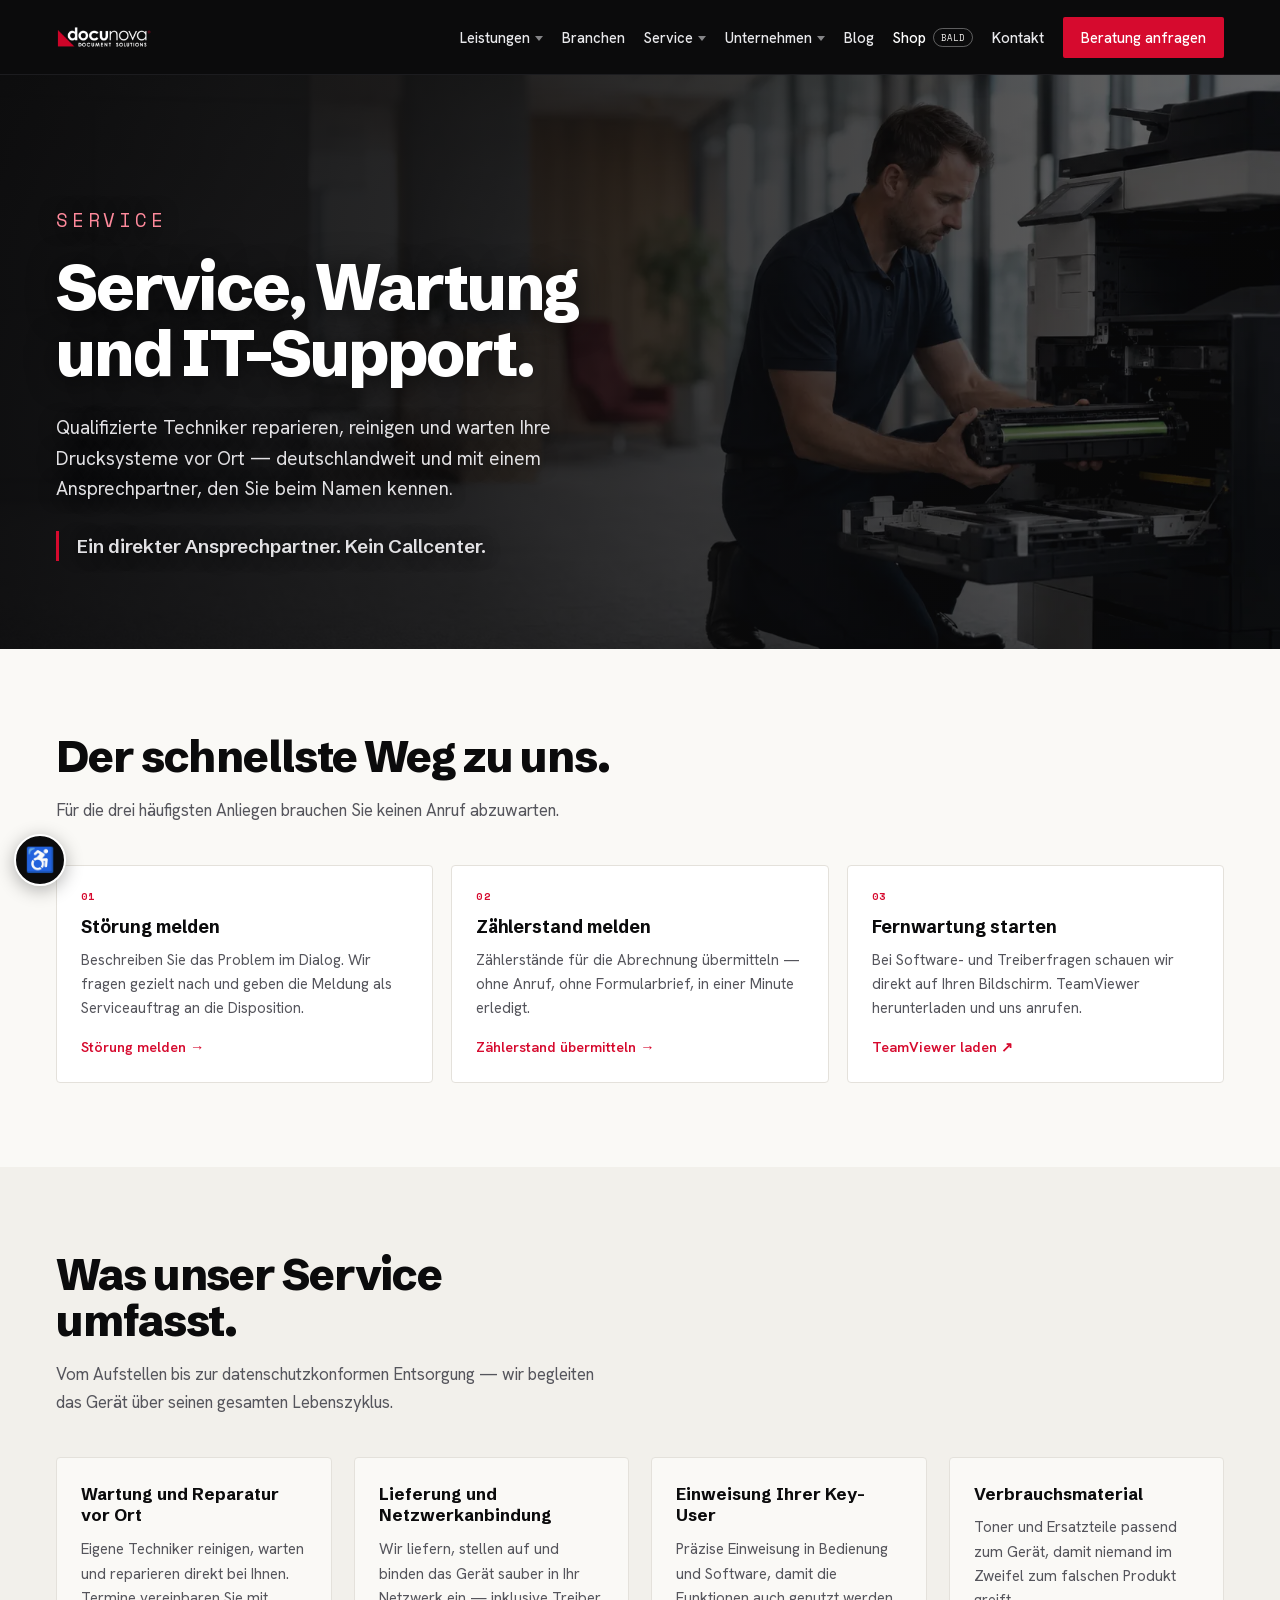
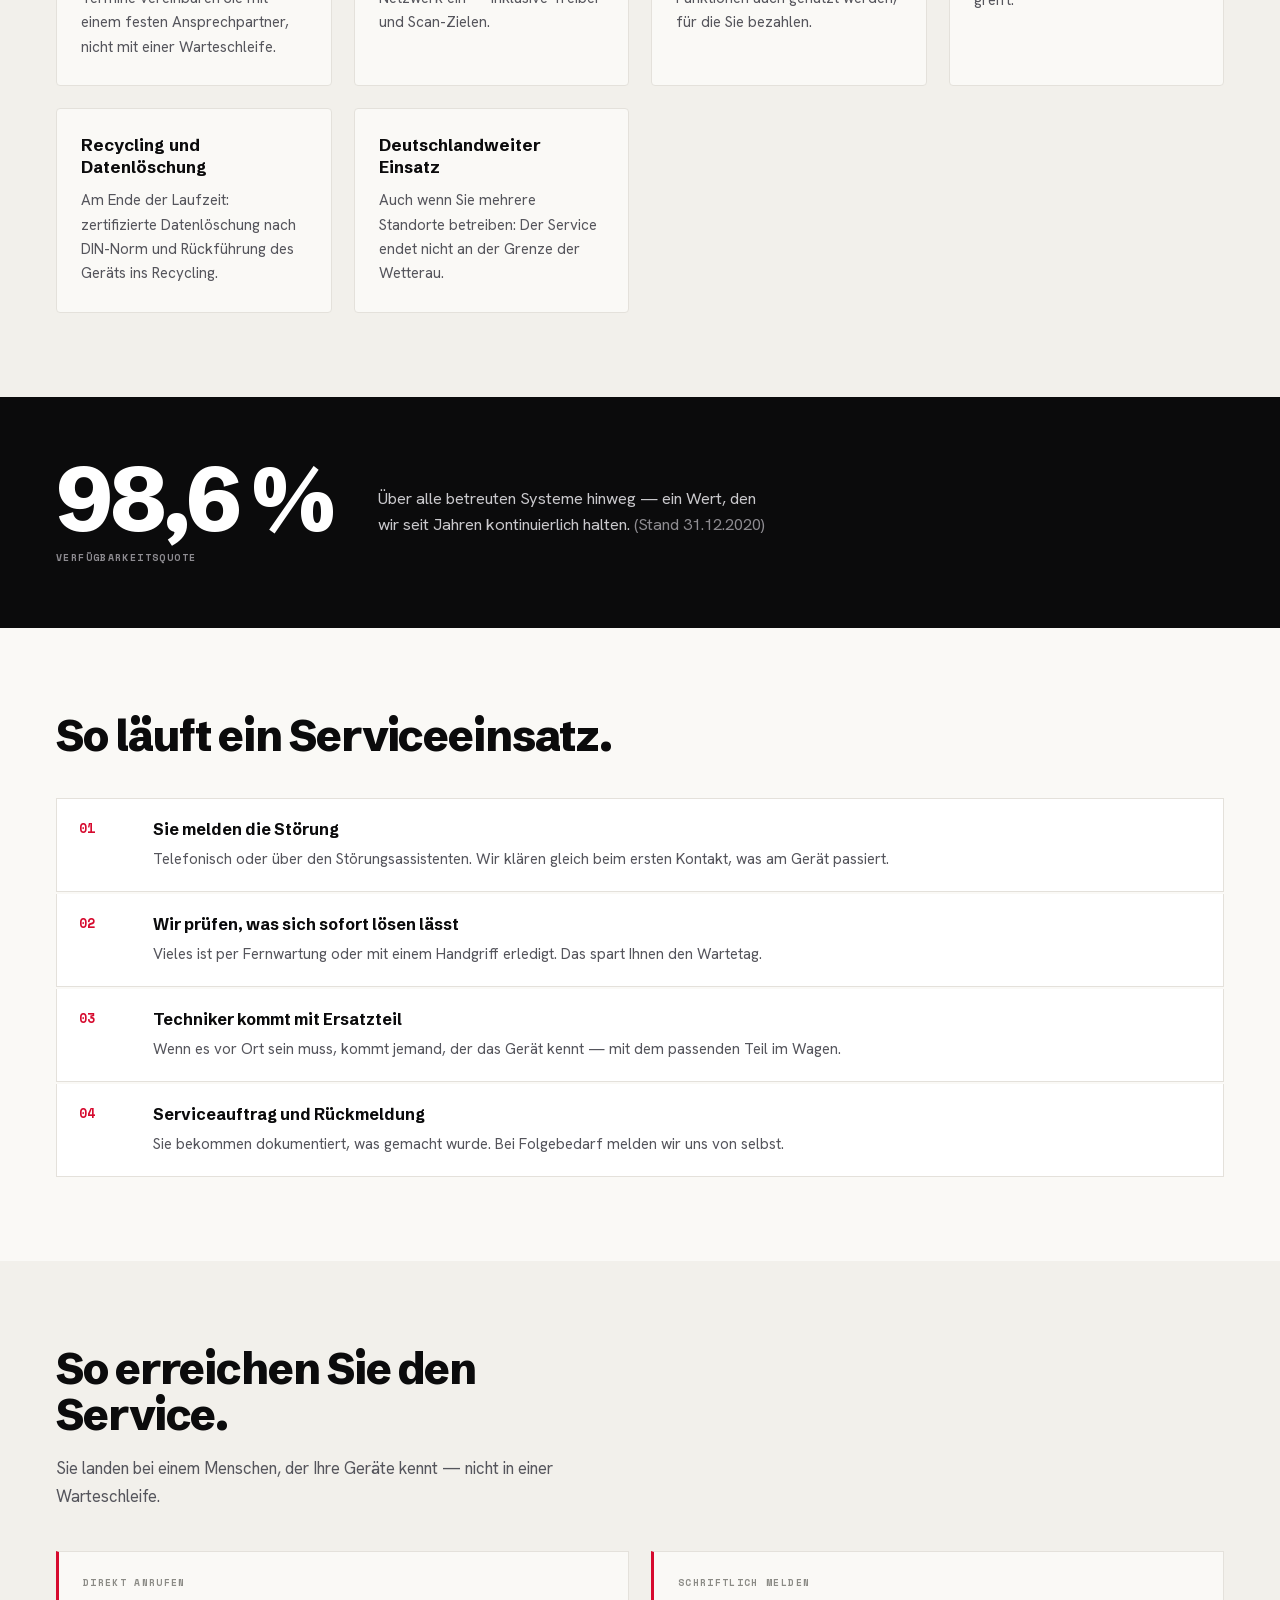
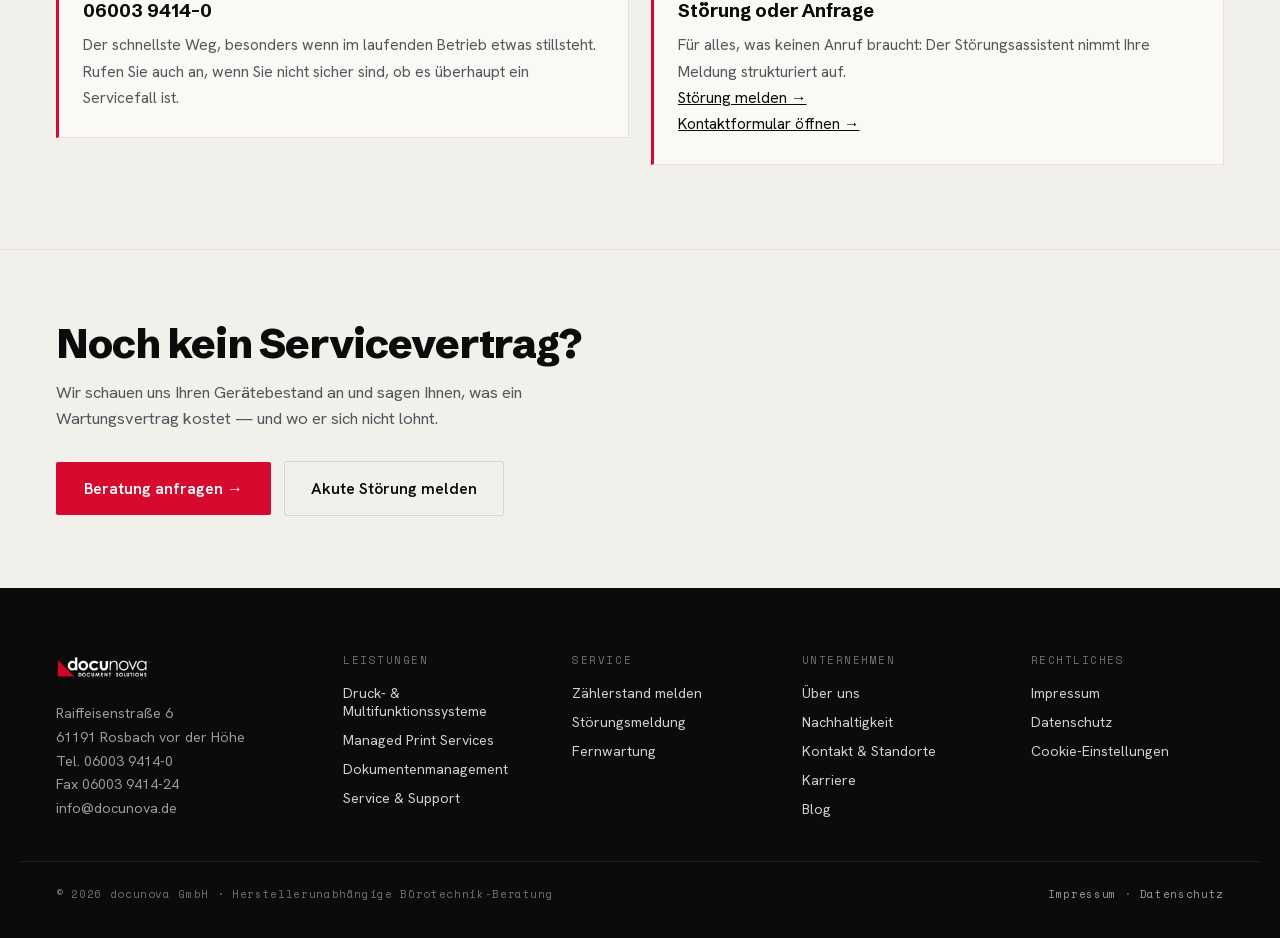
<file: service.html>
<!DOCTYPE html>
<html lang="de">
<head>
<meta charset="utf-8">
<meta name="viewport" content="width=device-width, initial-scale=1">
<title>Service, Wartung &amp; IT-Support — docunova GmbH</title>
<meta name="description" content="Wartung, Reparatur und IT-Support für Drucksysteme: eigene Techniker, deutschlandweiter Vor-Ort-Service und ein persönlicher Ansprechpartner statt Callcenter.">
<link rel="canonical" href="https://docunova.de/service.html">
<link rel="icon" href="favicon.svg" type="image/svg+xml">
<link rel="stylesheet" href="fonts-site.css">
<link rel="stylesheet" href="site.css?v=20260729-2">
<script>
(function(){
  try{
    var s = JSON.parse(localStorage.getItem('dn-a11y') || '{}');
    var h = document.documentElement;
    if(s.bigtext) h.classList.add('a11y-bigtext');
    if(s.contrast) h.classList.add('a11y-contrast');
    if(s.gray) h.classList.add('a11y-gray');
    if(s.noanim) h.classList.add('a11y-noanim');
  }catch(e){}
  if(localStorage.getItem('dn-view') === 'chat') document.documentElement.classList.add('view-chat');
  if(new URLSearchParams(location.search).has('embed')) document.documentElement.classList.add('embedded');
})();
</script>
<style>
  :root{
    --paper:#FAF9F6;
    --soft:#F2F0EB;
    --mono:'Space Mono',ui-monospace,monospace;
  }
  *{box-sizing:border-box}
  body{margin:0;font-family:'Hanken Grotesk',sans-serif;background:var(--paper);color:#0B0B0C;-webkit-font-smoothing:antialiased;overflow-x:hidden}

  /* Kopfbereich — Bild wird eingeblendet, sobald service-hero.webp im Ordner liegt */
  .sv-hero{position:relative;background:#0B0B0C;color:#fff;overflow:hidden;padding:104px 0 88px}
  /* gespiegelt: im Original kniet der Techniker links, dort steht aber der Text */
  .sv-hero .bg{position:absolute;inset:0;background:url('service-hero.webp') center 42%/cover no-repeat;opacity:.62;filter:grayscale(.12) contrast(1.04);transform:scaleX(-1)}
  .sv-hero .veil{position:absolute;inset:0;background:linear-gradient(95deg,rgba(11,11,12,.92) 0%,rgba(11,11,12,.8) 38%,rgba(11,11,12,.34) 100%)}
  .sv-hero .wrap{position:relative;z-index:2}
  .sv-hero .eyebrow{color:#ff8a9c;margin-bottom:20px}
  .sv-hero h1{font-family:'Schibsted Grotesk',sans-serif;font-weight:800;font-size:clamp(2.3rem,5vw,4.1rem);line-height:1.03;letter-spacing:-.035em;margin:0;max-width:15ch;text-shadow:0 2px 30px rgba(0,0,0,.7)}
  .sv-hero p{font-size:clamp(1rem,1.5vw,1.19rem);line-height:1.6;color:#e2e1e4;max-width:52ch;margin:26px 0 0;text-shadow:0 1px 18px rgba(0,0,0,.7)}
  .sv-quote{position:relative;z-index:2;margin:34px 0 0;padding-left:18px;border-left:3px solid #D60A2E;font-family:'Schibsted Grotesk',sans-serif;font-weight:600;font-size:clamp(1.05rem,1.9vw,1.4rem);line-height:1.35;color:#fff;max-width:26ch;text-shadow:0 1px 18px rgba(0,0,0,.7)}

  .sv-sec{padding:84px 0}
  .sv-sec.soft{background:var(--soft)}
  .sv-head{max-width:62ch;margin:0 0 40px}
  .sv-head h2{font-family:'Schibsted Grotesk',sans-serif;font-weight:800;font-size:clamp(1.9rem,3.4vw,2.9rem);line-height:1.06;letter-spacing:-.025em;margin:0}
  .sv-head p{font-size:1.05rem;line-height:1.65;color:#55555c;margin:18px 0 0}

  /* Schnellwege */
  .sv-ways{display:grid;grid-template-columns:repeat(auto-fit,minmax(240px,1fr));gap:18px}
  .sv-way{display:flex;flex-direction:column;background:#fff;border:1px solid #e4e1db;border-radius:4px;padding:26px 24px;text-decoration:none;color:inherit;transition:border-color .15s,transform .15s}
  .sv-way:hover{border-color:#0B0B0C;transform:translateY(-2px)}
  .sv-way .num{font:700 .62rem/1 var(--mono);letter-spacing:.14em;color:#D60A2E;margin-bottom:14px}
  .sv-way h3{font-family:'Schibsted Grotesk',sans-serif;font-weight:700;font-size:1.1rem;line-height:1.3;margin:0 0 9px}
  .sv-way p{font-size:.94rem;line-height:1.6;color:#55555c;margin:0 0 18px}
  .sv-way .go{margin-top:auto;font-weight:600;font-size:.9rem;color:#D60A2E}

  /* Leistungen */
  .sv-grid{display:grid;grid-template-columns:repeat(auto-fit,minmax(260px,1fr));gap:22px}
  .sv-card{background:#fff;border:1px solid #e4e1db;border-radius:4px;padding:26px 24px}
  .sv-sec.soft .sv-card{background:var(--paper)}
  .sv-card h3{font-family:'Schibsted Grotesk',sans-serif;font-weight:700;font-size:1.05rem;line-height:1.3;margin:0 0 10px}
  .sv-card p{font-size:.95rem;line-height:1.6;color:#55555c;margin:0}

  /* Lebenszyklus */
  .sv-steps{list-style:none;padding:0;margin:0;display:grid;gap:2px}
  .sv-step{display:grid;grid-template-columns:52px 1fr;gap:0 22px;align-items:start;background:#fff;border:1px solid #e4e1db;padding:20px 22px}
  .sv-sec.soft .sv-step{background:var(--paper)}
  .sv-step + .sv-step{border-top:0}
  .sv-step .n{font:700 .82rem/1.5 var(--mono);color:#D60A2E}
  .sv-step h3{font-family:'Schibsted Grotesk',sans-serif;font-weight:700;font-size:1rem;line-height:1.35;margin:0 0 6px}
  .sv-step p{font-size:.95rem;line-height:1.6;color:#55555c;margin:0}

  /* Kennzahl */
  .sv-metric{background:#0B0B0C;color:#fff;padding:62px 0}
  .sv-metric .in{display:grid;grid-template-columns:auto 1fr;gap:0 46px;align-items:center}
  .sv-metric .big{font-family:'Schibsted Grotesk',sans-serif;font-weight:800;font-size:clamp(3.2rem,8vw,5.6rem);line-height:.9;letter-spacing:-.04em}
  .sv-metric .lbl{font:600 .62rem/1.5 var(--mono);letter-spacing:.14em;text-transform:uppercase;color:#8d8b90;margin-top:12px}
  .sv-metric p{font-size:1.03rem;line-height:1.6;color:#c9c8cc;margin:0;max-width:44ch}
  @media (max-width:640px){.sv-metric .in{grid-template-columns:1fr;gap:22px}}

  /* Ansprechpartner */
  .sv-person{display:grid;grid-template-columns:repeat(auto-fit,minmax(280px,1fr));gap:22px;align-items:start}
  .sv-person .box{border:1px solid #e4e1db;border-left:3px solid #D60A2E;background:#fff;padding:26px 24px}
  .sv-sec.soft .sv-person .box{background:var(--paper)}
  .sv-person .lbl{font:600 .6rem/1 var(--mono);letter-spacing:.14em;text-transform:uppercase;color:#8b8b86;display:block;margin-bottom:12px}
  .sv-person strong{font-family:'Schibsted Grotesk',sans-serif;font-size:1.15rem;display:block;margin-bottom:10px}
  .sv-person p{font-size:.97rem;line-height:1.7;color:#55555c;margin:0}
  .sv-person a{color:#0B0B0C}
  .sv-person .tel{font-family:var(--mono);font-weight:700}

  .sv-cta{background:var(--soft);padding:72px 0;border-top:1px solid #e4e1db}
  .sv-cta h2{font-family:'Schibsted Grotesk',sans-serif;font-weight:800;font-size:clamp(1.8rem,3.2vw,2.6rem);line-height:1.08;letter-spacing:-.025em;margin:0 0 14px}
  .sv-cta p{font-size:1.03rem;line-height:1.6;color:#55555c;max-width:52ch;margin:0 0 28px}
  .sv-cta .row{display:flex;flex-wrap:wrap;gap:13px;align-items:center}

  @media (max-width:640px){
    .sv-hero{padding:72px 0 60px}
    .sv-hero .veil{background:linear-gradient(180deg,rgba(11,11,12,.78),rgba(11,11,12,.9))}
    .sv-sec{padding:58px 0}
    .sv-step{grid-template-columns:1fr;gap:8px}
  }
</style>
</head>
<body>
<a class="skip-link" href="#main">Zum Inhalt springen</a>

<div class="a11y-fab">
  <button type="button" id="a11yBtn" aria-expanded="false" aria-controls="a11yPanel" aria-label="Barrierefreiheits-Einstellungen öffnen">&#9855;</button>
  <div class="a11y-panel" id="a11yPanel" role="group" aria-label="Barrierefreiheits-Einstellungen">
    <h2>Barrierefreiheit</h2>
    <button type="button" data-a11y="bigtext" aria-pressed="false">Große Schrift <span class="state">Aus</span></button>
    <button type="button" data-a11y="contrast" aria-pressed="false">Hoher Kontrast <span class="state">Aus</span></button>
    <button type="button" data-a11y="gray" aria-pressed="false">Graustufen <span class="state">Aus</span></button>
    <button type="button" data-a11y="noanim" aria-pressed="false">Animationen stoppen <span class="state">Aus</span></button>
  </div>
</div>

<div class="modal" id="modal" hidden>
  <div class="modal-backdrop" data-close></div>
  <div class="modal-box" role="dialog" aria-modal="true" aria-labelledby="modalTitle">
    <div class="modal-head">
      <span class="t" id="modalTitle">Dialog</span>
      <span class="acts">
        <a class="ext" id="modalExt" href="#" target="_blank" rel="noopener">In neuem Tab öffnen ↗</a>
        <button type="button" data-close aria-label="Dialog schließen">&#10005;</button>
      </span>
    </div>
    <iframe id="modalFrame" title="Dialog-Inhalt" src="about:blank"></iframe>
  </div>
</div>

<header class="site chrome-classic">
  <div class="nav-bar">
    <a href="index.html" aria-label="docunova Startseite"><img src="logo.png" width="300" height="94" alt="docunova — Document Solutions" style="height:30px;width:auto;display:block"></a>
    <nav class="nav-desk" aria-label="Hauptnavigation">
      <div class="nav-item">
        <a href="index.html#leistungen">Leistungen</a>
        <div class="dropdown"><div class="dropdown-inner">
          <a href="index.html#leistungen-druck">Druck- &amp; Multifunktionssysteme</a>
          <a href="index.html#leistungen-mps">Managed Print Services</a>
          <a href="index.html#leistungen-dms">Dokumentenmanagement (DMS)</a>
          <a href="service.html">Service &amp; Support</a>
        </div></div>
      </div>
      <a href="index.html#branchen">Branchen</a>
      <div class="nav-item">
        <a href="service.html">Service</a>
        <div class="dropdown"><div class="dropdown-inner">
          <a href="service.html">Service &amp; Support</a>
          <a href="zaehlerstand.html">Zählerstand melden</a>
          <a href="stoerung1.html">Störungsmeldung</a>
          <a href="https://www.teamviewer.com/de/download/windows/" target="_blank" rel="noopener">Fernwartung (TeamViewer)</a>
        </div></div>
      </div>
      <div class="nav-item">
        <a href="ueber.html">Unternehmen</a>
        <div class="dropdown"><div class="dropdown-inner">
          <a href="ueber.html">Über uns</a>
          <a href="index.html#nachhaltigkeit">Nachhaltigkeit</a>
          <a href="kontakt.html#standorte">Standorte</a>
          <a href="karriere.html">Karriere</a>
        </div></div>
      </div>
      <a href="blog.html">Blog</a>
      <a href="shop.html">Shop<span class="shop-badge">bald</span></a>
      <a href="kontakt.html">Kontakt</a>
      <a class="nav-cta" href="kontakt.html" data-modal="kontakt.html?embed=1" data-modal-title="Beratung anfragen">Beratung anfragen</a>
    </nav>
    <button class="burger" type="button" aria-expanded="false" aria-controls="navMobile" aria-label="Menü öffnen">
      <span></span><span></span><span></span>
    </button>
  </div>
  <nav class="nav-mobile" id="navMobile" aria-label="Mobile Navigation">
    <div class="group">LEISTUNGEN</div>
    <a href="index.html#leistungen-druck">Druck- &amp; Multifunktionssysteme</a>
    <a href="index.html#leistungen-mps">Managed Print Services</a>
    <a href="index.html#leistungen-dms">Dokumentenmanagement (DMS)</a>
    <a href="service.html">Service &amp; Support</a>
    <a class="big" href="index.html#branchen">Branchen</a>
    <div class="group">SERVICE</div>
    <a href="service.html">Service &amp; Support</a>
    <a href="zaehlerstand.html">Zählerstand melden</a>
    <a href="stoerung1.html">Störungsmeldung</a>
    <a href="https://www.teamviewer.com/de/download/windows/" target="_blank" rel="noopener">Fernwartung (TeamViewer)</a>
    <div class="group">UNTERNEHMEN</div>
    <a href="ueber.html">Über uns</a>
    <a href="index.html#nachhaltigkeit">Nachhaltigkeit</a>
    <a href="kontakt.html#standorte">Standorte</a>
    <a href="karriere.html">Karriere</a>
    <a class="big" href="blog.html">Blog</a>
    <a class="big" href="shop.html">Shop <span class="shop-badge">bald</span></a>
    <a class="big" href="kontakt.html">Kontakt</a>
    <a class="cta" href="kontakt.html">Beratung anfragen →</a>
  </nav>
</header>

<header class="chat-top chrome-chat">
  <div class="chat-top-in">
    <a class="chat-wordmark" href="index.html" aria-label="Zurück zum docunova Concierge">
      <svg viewBox="0 0 26 26" aria-hidden="true"><polygon points="0,0 0,26 26,26" fill="#E30613"/></svg>
      <span class="wm-text">
        <span class="wm-name">docunova</span>
        <span class="wm-sub">Document Solutions</span>
      </span>
    </a>
    <div class="chat-top-right">
      <a class="chat-alt" href="index.html">Alles im Überblick →</a>
      <a class="chat-phone" href="tel:+4960039414-0">06003 9414-0</a>
    </div>
  </div>
</header>

<main id="main">

  <section class="sv-hero" aria-labelledby="svTitle">
    <span class="bg" aria-hidden="true"></span>
    <span class="veil" aria-hidden="true"></span>
    <div class="wrap">
      <p class="eyebrow">Service</p>
      <h1 id="svTitle">Service, Wartung und IT-Support.</h1>
      <p>Qualifizierte Techniker reparieren, reinigen und warten Ihre Drucksysteme vor Ort — deutschlandweit und mit einem Ansprechpartner, den Sie beim Namen kennen.</p>
      <p class="sv-quote">Ein direkter Ansprechpartner. Kein Callcenter.</p>
    </div>
  </section>

  <section class="sv-sec">
    <div class="wrap">
      <div class="sv-head">
        <h2>Der schnellste Weg zu uns.</h2>
        <p>Für die drei häufigsten Anliegen brauchen Sie keinen Anruf abzuwarten.</p>
      </div>
      <div class="sv-ways">
        <a class="sv-way" href="stoerung1.html">
          <span class="num">01</span>
          <h3>Störung melden</h3>
          <p>Beschreiben Sie das Problem im Dialog. Wir fragen gezielt nach und geben die Meldung als Serviceauftrag an die Disposition.</p>
          <span class="go">Störung melden →</span>
        </a>
        <a class="sv-way" href="zaehlerstand.html">
          <span class="num">02</span>
          <h3>Zählerstand melden</h3>
          <p>Zählerstände für die Abrechnung übermitteln — ohne Anruf, ohne Formularbrief, in einer Minute erledigt.</p>
          <span class="go">Zählerstand übermitteln →</span>
        </a>
        <a class="sv-way" href="https://www.teamviewer.com/de/download/windows/" target="_blank" rel="noopener">
          <span class="num">03</span>
          <h3>Fernwartung starten</h3>
          <p>Bei Software- und Treiberfragen schauen wir direkt auf Ihren Bildschirm. TeamViewer herunterladen und uns anrufen.</p>
          <span class="go">TeamViewer laden ↗</span>
        </a>
      </div>
    </div>
  </section>

  <section class="sv-sec soft">
    <div class="wrap">
      <div class="sv-head">
        <h2>Was unser Service umfasst.</h2>
        <p>Vom Aufstellen bis zur datenschutzkonformen Entsorgung — wir begleiten das Gerät über seinen gesamten Lebenszyklus.</p>
      </div>
      <div class="sv-grid">
        <div class="sv-card">
          <h3>Wartung und Reparatur vor Ort</h3>
          <p>Eigene Techniker reinigen, warten und reparieren direkt bei Ihnen. Termine vereinbaren Sie mit einem festen Ansprechpartner, nicht mit einer Warteschleife.</p>
        </div>
        <div class="sv-card">
          <h3>Lieferung und Netzwerkanbindung</h3>
          <p>Wir liefern, stellen auf und binden das Gerät sauber in Ihr Netzwerk ein — inklusive Treiber und Scan-Zielen.</p>
        </div>
        <div class="sv-card">
          <h3>Einweisung Ihrer Key-User</h3>
          <p>Präzise Einweisung in Bedienung und Software, damit die Funktionen auch genutzt werden, für die Sie bezahlen.</p>
        </div>
        <div class="sv-card">
          <h3>Verbrauchsmaterial</h3>
          <p>Toner und Ersatzteile passend zum Gerät, damit niemand im Zweifel zum falschen Produkt greift.</p>
        </div>
        <div class="sv-card">
          <h3>Recycling und Datenlöschung</h3>
          <p>Am Ende der Laufzeit: zertifizierte Datenlöschung nach DIN-Norm und Rückführung des Geräts ins Recycling.</p>
        </div>
        <div class="sv-card">
          <h3>Deutschlandweiter Einsatz</h3>
          <p>Auch wenn Sie mehrere Standorte betreiben: Der Service endet nicht an der Grenze der Wetterau.</p>
        </div>
      </div>
    </div>
  </section>

  <section class="sv-metric">
    <div class="wrap in">
      <div>
        <div class="big">98,6&nbsp;%</div>
        <div class="lbl">Verfügbarkeitsquote</div>
      </div>
      <p>Über alle betreuten Systeme hinweg — ein Wert, den wir seit Jahren kontinuierlich halten. <span style="color:#8d8b90">(Stand 31.12.2020)</span></p>
    </div>
  </section>

  <section class="sv-sec">
    <div class="wrap">
      <div class="sv-head">
        <h2>So läuft ein Serviceeinsatz.</h2>
      </div>
      <ol class="sv-steps">
        <li class="sv-step">
          <span class="n">01</span>
          <div>
            <h3>Sie melden die Störung</h3>
            <p>Telefonisch oder über den Störungsassistenten. Wir klären gleich beim ersten Kontakt, was am Gerät passiert.</p>
          </div>
        </li>
        <li class="sv-step">
          <span class="n">02</span>
          <div>
            <h3>Wir prüfen, was sich sofort lösen lässt</h3>
            <p>Vieles ist per Fernwartung oder mit einem Handgriff erledigt. Das spart Ihnen den Wartetag.</p>
          </div>
        </li>
        <li class="sv-step">
          <span class="n">03</span>
          <div>
            <h3>Techniker kommt mit Ersatzteil</h3>
            <p>Wenn es vor Ort sein muss, kommt jemand, der das Gerät kennt — mit dem passenden Teil im Wagen.</p>
          </div>
        </li>
        <li class="sv-step">
          <span class="n">04</span>
          <div>
            <h3>Serviceauftrag und Rückmeldung</h3>
            <p>Sie bekommen dokumentiert, was gemacht wurde. Bei Folgebedarf melden wir uns von selbst.</p>
          </div>
        </li>
      </ol>
    </div>
  </section>

  <section class="sv-sec soft">
    <div class="wrap">
      <div class="sv-head">
        <h2>So erreichen Sie den Service.</h2>
        <p>Sie landen bei einem Menschen, der Ihre Geräte kennt — nicht in einer Warteschleife.</p>
      </div>
      <div class="sv-person">
        <div class="box">
          <span class="lbl">Direkt anrufen</span>
          <strong>06003 9414-0</strong>
          <p>Der schnellste Weg, besonders wenn im laufenden Betrieb etwas stillsteht.<br>
          Rufen Sie auch an, wenn Sie nicht sicher sind, ob es überhaupt ein Servicefall ist.</p>
        </div>
        <div class="box">
          <span class="lbl">Schriftlich melden</span>
          <strong>Störung oder Anfrage</strong>
          <p>Für alles, was keinen Anruf braucht: Der Störungsassistent nimmt Ihre Meldung strukturiert auf.<br>
          <a href="stoerung1.html">Störung melden →</a><br>
          <a href="kontakt.html" data-modal="kontakt.html?embed=1" data-modal-title="Kontakt aufnehmen">Kontaktformular öffnen →</a></p>
        </div>
      </div>
    </div>
  </section>

  <section class="sv-cta">
    <div class="wrap">
      <h2>Noch kein Servicevertrag?</h2>
      <p>Wir schauen uns Ihren Gerätebestand an und sagen Ihnen, was ein Wartungsvertrag kostet — und wo er sich nicht lohnt.</p>
      <div class="row">
        <a class="btn" href="kontakt.html" data-modal="kontakt.html?embed=1" data-modal-title="Beratung anfragen">Beratung anfragen →</a>
        <a class="btn-ghost" href="stoerung1.html">Akute Störung melden</a>
      </div>
    </div>
  </section>

</main>

<footer class="site chrome-classic">
  <div class="wrap foot-grid">
    <div class="foot-col">
      <img src="logo.png" width="300" height="94" alt="docunova — Document Solutions" style="height:30px;width:auto;display:block;margin-bottom:20px">
      <p class="foot-addr">Raiffeisenstraße 6<br>61191 Rosbach vor der Höhe<br>
      Tel. <a href="tel:+4960039414-0">06003 9414-0</a><br>
      Fax 06003 9414-24<br>
      <a href="mailto:info@docunova.de">info@docunova.de</a></p>
    </div>
    <div class="foot-col">
      <div class="head">LEISTUNGEN</div>
      <nav aria-label="Footer Leistungen">
        <a href="index.html#leistungen-druck">Druck- &amp; Multifunktionssysteme</a>
        <a href="index.html#leistungen-mps">Managed Print Services</a>
        <a href="index.html#leistungen-dms">Dokumentenmanagement</a>
        <a href="service.html">Service &amp; Support</a>
      </nav>
    </div>
    <div class="foot-col">
      <div class="head">SERVICE</div>
      <nav aria-label="Footer Service">
        <a href="zaehlerstand.html">Zählerstand melden</a>
        <a href="stoerung1.html">Störungsmeldung</a>
        <a href="https://www.teamviewer.com/de/download/windows/" target="_blank" rel="noopener">Fernwartung</a>
      </nav>
    </div>
    <div class="foot-col">
      <div class="head">UNTERNEHMEN</div>
      <nav aria-label="Footer Unternehmen">
        <a href="ueber.html">Über uns</a>
        <a href="index.html#nachhaltigkeit">Nachhaltigkeit</a>
        <a href="kontakt.html">Kontakt &amp; Standorte</a>
        <a href="karriere.html">Karriere</a>
        <a href="blog.html">Blog</a>
      </nav>
    </div>
    <div class="foot-col">
      <div class="head">RECHTLICHES</div>
      <nav aria-label="Footer Rechtliches">
        <a href="impressum.html" data-modal="impressum.html?embed=1" data-modal-title="Impressum">Impressum</a>
        <a href="datenschutz.html" data-modal="datenschutz.html?embed=1" data-modal-title="Datenschutzerklärung">Datenschutz</a>
        <a href="index.html?consent=1#cookie-einstellungen">Cookie-Einstellungen</a>
      </nav>
    </div>
  </div>
  <div class="foot-base">
    <span>© 2026 docunova GmbH · Herstellerunabhängige Bürotechnik-Beratung</span>
    <span><a href="impressum.html" data-modal="impressum.html?embed=1" data-modal-title="Impressum">Impressum</a> · <a href="datenschutz.html" data-modal="datenschutz.html?embed=1" data-modal-title="Datenschutzerklärung">Datenschutz</a></span>
  </div>
</footer>

<footer class="chat-foot chrome-chat">
  <div class="chat-foot-in">
    <div class="cf-col">
      <div class="cf-wm"><svg viewBox="0 0 26 26" aria-hidden="true"><polygon points="0,0 0,26 26,26" fill="#E30613"/></svg><b>docunova</b></div>
      <p>Raiffeisenstraße 6<br>61191 Rosbach vor der Höhe<br>
      Fon 06003 9414-0<br>Fax 06003 9414-24<br>
      <a href="mailto:info@docunova.de">info@docunova.de</a></p>
    </div>
    <div class="cf-col">
      <div class="cf-h">Service</div>
      <a href="zaehlerstand.html">Zählerstand erfassen</a>
      <a href="stoerung1.html">Störung melden</a>
      <a href="https://www.teamviewer.com/de/download/windows/" target="_blank" rel="noopener">TeamViewer Fernwartung</a>
    </div>
    <div class="cf-col">
      <div class="cf-h">Standorte</div>
      <p>Rosbach v. d. Höhe<br>Nidda — Wolff Bürotechnik</p>
      <p style="margin-top:8px">Deutschlandweiter Service,<br>Ansprechpartner vor Ort.</p>
    </div>
    <div class="cf-col">
      <div class="cf-h">Unternehmen</div>
      <a href="karriere.html">Karriere</a>
      <a href="kontakt.html">Kontakt</a>
      <a href="index.html">Zurück zum Concierge</a>
    </div>
  </div>
  <div class="chat-foot-base">
    <span>© 2026 docunova GmbH · Wir für Ihr Büro — seit 1986</span>
    <nav>
      <a href="impressum.html">Impressum</a>
      <a href="datenschutz.html">Datenschutz</a>
      <a href="index.html?consent=1#cookie-einstellungen">Cookie-Einstellungen</a>
    </nav>
  </div>
</footer>

<script src="site.js?v=20260729-3"></script>

</body>
</html>
</file>
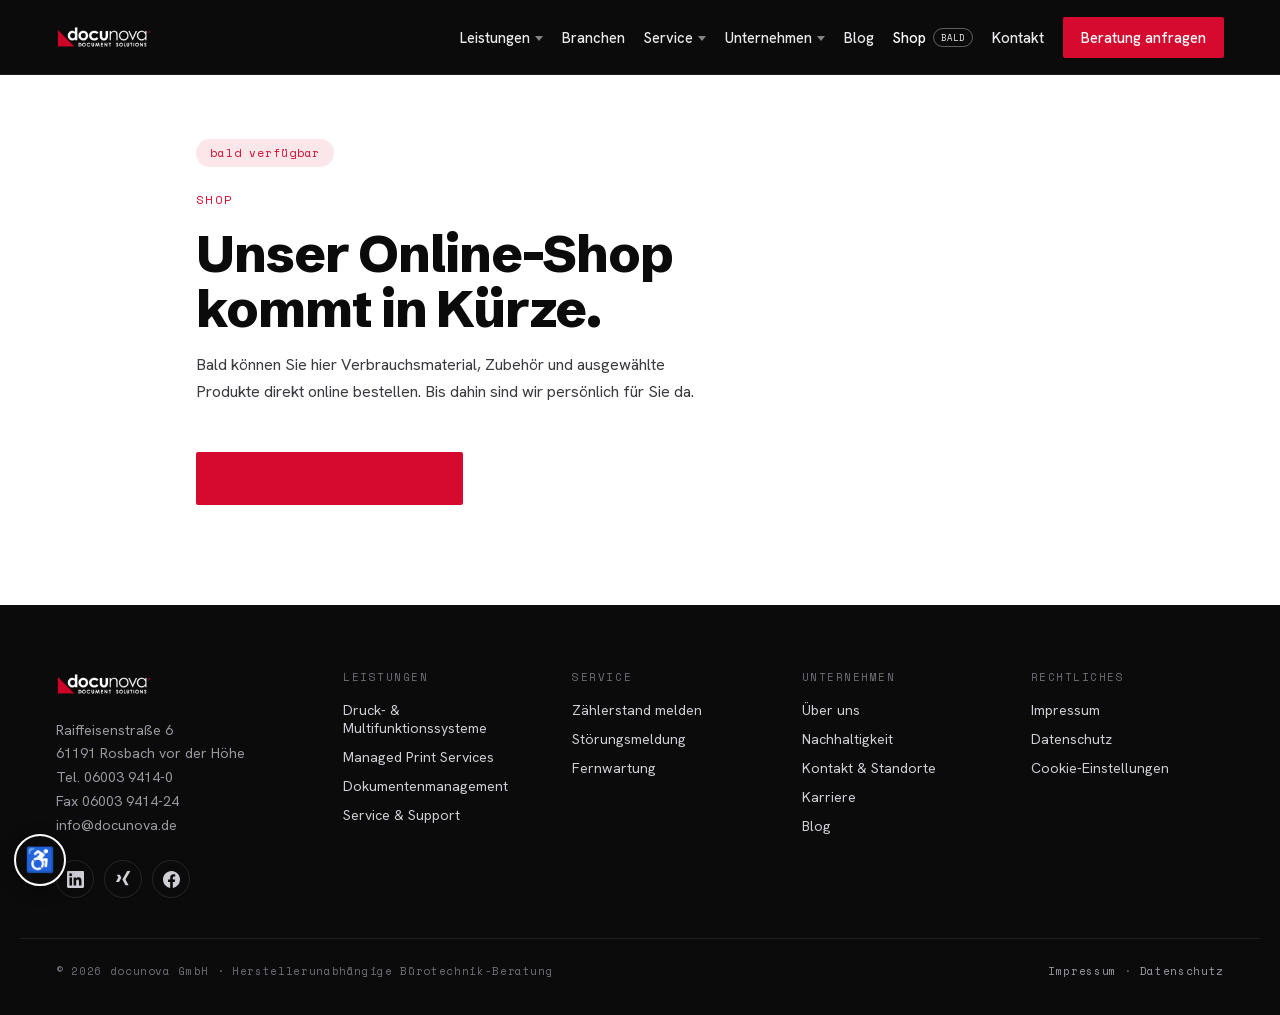
<file: shop.html>
<!DOCTYPE html>
<html lang="de">
<head>
<meta charset="utf-8">
<meta name="viewport" content="width=device-width, initial-scale=1">
<title>Shop — docunova GmbH</title>
<meta name="description" content="Der künftige docunova Online-Shop für ausgewählte Büro- und Drucklösungen.">
<meta name="robots" content="noindex,follow">
<link rel="canonical" href="https://docunova.de/shop.html">
<link rel="icon" href="favicon.svg" type="image/svg+xml">
<link rel="stylesheet" href="fonts-site.css">
<link rel="stylesheet" href="site.css">
<script>
(function(){
  try{
    var s = JSON.parse(localStorage.getItem('dn-a11y') || '{}');
    var h = document.documentElement;
    if(s.bigtext) h.classList.add('a11y-bigtext');
    if(s.contrast) h.classList.add('a11y-contrast');
    if(s.gray) h.classList.add('a11y-gray');
    if(s.noanim) h.classList.add('a11y-noanim');
  }catch(e){}
  if(localStorage.getItem('dn-view') === 'chat') document.documentElement.classList.add('view-chat');
  if(new URLSearchParams(location.search).has('embed')) document.documentElement.classList.add('embedded');
})();
</script>
<style>
  *{box-sizing:border-box}
  body{margin:0;font-family:'Hanken Grotesk',sans-serif;background:#fff;color:#0B0B0C;-webkit-font-smoothing:antialiased;overflow-x:hidden}
  h1{font-family:'Schibsted Grotesk',sans-serif;font-weight:800;font-size:clamp(36px,6vw,64px);line-height:1;letter-spacing:-.02em;margin:0 0 20px;overflow-wrap:break-word}
  p{font-size:18px;line-height:1.65;color:#55555c;max-width:520px}
  .eyebrow{font-family:'Space Mono',monospace;font-size:12px;letter-spacing:.2em;text-transform:uppercase;color:#D60A2E;margin-bottom:18px}
  .badge{display:inline-block;font-family:'Space Mono',monospace;font-size:11px;letter-spacing:.08em;color:#D60A2E;background:rgba(214,10,46,.1);padding:6px 14px;border-radius:20px;margin-bottom:24px}
  .cta{display:inline-flex;align-items:center;gap:10px;background:#D60A2E;color:#fff;font-weight:600;font-size:16px;padding:16px 28px;border-radius:2px;text-decoration:none;margin-top:30px}
  .cta:hover{background:#b00824}
</style>
</head>
<body>
<a class="skip-link" href="#main">Zum Inhalt springen</a>

<div class="a11y-fab">
  <button type="button" id="a11yBtn" aria-expanded="false" aria-controls="a11yPanel" aria-label="Barrierefreiheits-Einstellungen öffnen">&#9855;</button>
  <div class="a11y-panel" id="a11yPanel" role="group" aria-label="Barrierefreiheits-Einstellungen">
    <h2>Barrierefreiheit</h2>
    <button type="button" data-a11y="bigtext" aria-pressed="false">Große Schrift <span class="state">Aus</span></button>
    <button type="button" data-a11y="contrast" aria-pressed="false">Hoher Kontrast <span class="state">Aus</span></button>
    <button type="button" data-a11y="gray" aria-pressed="false">Graustufen <span class="state">Aus</span></button>
    <button type="button" data-a11y="noanim" aria-pressed="false">Animationen stoppen <span class="state">Aus</span></button>
  </div>
</div>

<div class="modal" id="modal" hidden>
  <div class="modal-backdrop" data-close></div>
  <div class="modal-box" role="dialog" aria-modal="true" aria-labelledby="modalTitle">
    <div class="modal-head">
      <span class="t" id="modalTitle">Dialog</span>
      <span class="acts">
        <a class="ext" id="modalExt" href="#" target="_blank" rel="noopener">In neuem Tab öffnen ↗</a>
        <button type="button" data-close aria-label="Dialog schließen">&#10005;</button>
      </span>
    </div>
    <iframe id="modalFrame" title="Dialog-Inhalt" src="about:blank"></iframe>
  </div>
</div>


<header class="site chrome-classic">
  <div class="nav-bar">
    <a href="index.html" aria-label="docunova Startseite"><img src="logo.png" width="300" height="94" alt="docunova — Document Solutions" style="height:30px;width:auto;display:block"></a>
    <nav class="nav-desk" aria-label="Hauptnavigation">
      <div class="nav-item">
        <a href="index.html#leistungen">Leistungen</a>
        <div class="dropdown"><div class="dropdown-inner">
          <a href="index.html#leistungen-druck">Druck- &amp; Multifunktionssysteme</a>
          <a href="index.html#leistungen-mps">Managed Print Services</a>
          <a href="index.html#leistungen-dms">Dokumentenmanagement (DMS)</a>
          <a href="service.html">Service &amp; Support</a>
        </div></div>
      </div>
      <a href="index.html#branchen">Branchen</a>
      <div class="nav-item">
        <a href="service.html">Service</a>
        <div class="dropdown"><div class="dropdown-inner">
          <a href="service.html">Service &amp; Support</a>
          <a href="zaehlerstand.html">Zählerstand melden</a>
          <a href="stoerung1.html">Störungsmeldung</a>
          <a href="https://www.teamviewer.com/de/download/windows/" target="_blank" rel="noopener">Fernwartung (TeamViewer)</a>
        </div></div>
      </div>
      <div class="nav-item">
        <a href="ueber.html">Unternehmen</a>
        <div class="dropdown"><div class="dropdown-inner">
          <a href="ueber.html">Über uns</a>
          <a href="index.html#nachhaltigkeit">Nachhaltigkeit</a>
          <a href="kontakt.html#standorte">Standorte</a>
          <a href="karriere.html">Karriere</a>
        </div></div>
      </div>
      <a href="blog.html">Blog</a>
      <a href="shop.html">Shop<span class="shop-badge">bald</span></a>
      <a href="kontakt.html">Kontakt</a>
      <a class="nav-cta" href="kontakt.html" data-modal="kontakt.html?embed=1" data-modal-title="Beratung anfragen">Beratung anfragen</a>
    </nav>
    <button class="burger" type="button" aria-expanded="false" aria-controls="navMobile" aria-label="Menü öffnen">
      <span></span><span></span><span></span>
    </button>
  </div>
  <nav class="nav-mobile" id="navMobile" aria-label="Mobile Navigation">
    <div class="group">LEISTUNGEN</div>
    <a href="index.html#leistungen-druck">Druck- &amp; Multifunktionssysteme</a>
    <a href="index.html#leistungen-mps">Managed Print Services</a>
    <a href="index.html#leistungen-dms">Dokumentenmanagement (DMS)</a>
    <a href="service.html">Service &amp; Support</a>
    <a class="big" href="index.html#branchen">Branchen</a>
    <div class="group">SERVICE</div>
    <a href="zaehlerstand.html">Zählerstand melden</a>
    <a href="stoerung1.html">Störungsmeldung</a>
    <a href="https://www.teamviewer.com/de/download/windows/" target="_blank" rel="noopener">Fernwartung (TeamViewer)</a>
    <div class="group">UNTERNEHMEN</div>
    <a href="ueber.html">Über uns</a>
    <a href="index.html#nachhaltigkeit">Nachhaltigkeit</a>
    <a href="kontakt.html#standorte">Standorte</a>
    <a href="karriere.html">Karriere</a>
    <a class="big" href="blog.html">Blog</a>
    <a class="big" href="shop.html">Shop <span class="shop-badge">bald</span></a>
    <a class="big" href="kontakt.html">Kontakt</a>
    <a class="cta" href="kontakt.html">Beratung anfragen →</a>
  </nav>
</header>

<header class="chat-top chrome-chat">
  <div class="chat-top-in">
    <a class="chat-wordmark" href="index.html" aria-label="Zurück zum docunova Concierge">
      <svg viewBox="0 0 26 26" aria-hidden="true"><polygon points="0,0 0,26 26,26" fill="#E30613"/></svg>
      <span class="wm-text">
        <span class="wm-name">docunova</span>
        <span class="wm-sub">Document Solutions</span>
      </span>
    </a>
    <div class="chat-top-right">
      <a class="chat-alt" href="index.html">Alles im Überblick →</a>
      <a class="chat-phone" href="tel:+4960039414-0">06003 9414-0</a>
    </div>
  </div>
</header>

<main id="main" class="page wide">
  <div class="badge">bald verfügbar</div>
  <div class="eyebrow">Shop</div>
  <h1>Unser Online-Shop<br>kommt in Kürze.</h1>
  <p>Bald können Sie hier Verbrauchsmaterial, Zubehör und ausgewählte Produkte direkt online bestellen. Bis dahin sind wir persönlich für Sie da.</p>
  <a href="index.html#kontakt" class="cta">Jetzt Bestellung anfragen →</a>
</main>

<footer class="site chrome-classic">
  <div class="wrap foot-grid">
    <div class="foot-col">
      <img src="logo.png" width="300" height="94" alt="docunova — Document Solutions" style="height:30px;width:auto;display:block;margin-bottom:20px">
      <p class="foot-addr">Raiffeisenstraße 6<br>61191 Rosbach vor der Höhe<br>
      Tel. <a href="tel:+4960039414-0">06003 9414-0</a><br>
      Fax 06003 9414-24<br>
      <a href="mailto:info@docunova.de">info@docunova.de</a></p>
      <div class="social">
        <a href="https://www.linkedin.com/company/docunova-gmbh/" target="_blank" rel="noopener" aria-label="docunova bei LinkedIn"><svg viewBox="0 0 24 24" aria-hidden="true"><path d="M20.45 20.45h-3.56v-5.57c0-1.33-.03-3.04-1.85-3.04-1.86 0-2.14 1.45-2.14 2.94v5.67H9.35V9h3.41v1.56h.05c.47-.9 1.63-1.85 3.36-1.85 3.6 0 4.27 2.37 4.27 5.45v6.29zM5.34 7.43a2.07 2.07 0 1 1 0-4.13 2.07 2.07 0 0 1 0 4.13zm1.78 13.02H3.55V9h3.57v11.45zM22.22 0H1.77C.79 0 0 .77 0 1.72v20.56C0 23.23.79 24 1.77 24h20.45c.98 0 1.78-.77 1.78-1.72V1.72C24 .77 23.2 0 22.22 0z"/></svg></a>
        <a href="https://www.xing.com/pages/docunovagmbh" target="_blank" rel="noopener" aria-label="docunova bei Xing"><svg viewBox="0 0 24 24" aria-hidden="true"><path d="M17.8 0c-.4 0-.6.13-.78.44l-6.6 11.68 4.2 7.72c.17.3.4.44.78.44h3.1c.19 0 .33-.07.4-.2.09-.15.08-.32 0-.5l-4.17-7.63v-.02L21.28.7c.09-.18.1-.35.01-.5-.07-.13-.2-.2-.4-.2H17.8zM3.1 5.12c-.2 0-.34.07-.42.2-.08.15-.07.33.02.5l2 3.45v.02l-3.13 5.53c-.09.17-.09.34 0 .49.07.13.2.2.4.2h3.1c.4 0 .6-.14.78-.45l3.18-5.62-2.03-3.54c-.18-.31-.4-.45-.79-.45H3.1z"/></svg></a>
        <a href="https://www.facebook.com/docunovagmbh/" target="_blank" rel="noopener" aria-label="docunova bei Facebook"><svg viewBox="0 0 24 24" aria-hidden="true"><path d="M24 12.07C24 5.4 18.63 0 12 0S0 5.4 0 12.07C0 18.1 4.39 23.09 10.13 24v-8.44H7.08v-3.49h3.05V9.41c0-3.02 1.79-4.69 4.53-4.69 1.31 0 2.68.24 2.68.24v2.97h-1.51c-1.49 0-1.96.93-1.96 1.89v2.25h3.33l-.53 3.49h-2.8V24C19.61 23.09 24 18.1 24 12.07z"/></svg></a>
      </div>
    </div>
    <div class="foot-col">
      <div class="head">LEISTUNGEN</div>
      <nav aria-label="Footer Leistungen">
        <a href="index.html#leistungen-druck">Druck- &amp; Multifunktionssysteme</a>
        <a href="index.html#leistungen-mps">Managed Print Services</a>
        <a href="index.html#leistungen-dms">Dokumentenmanagement</a>
        <a href="service.html">Service &amp; Support</a>
      </nav>
    </div>
    <div class="foot-col">
      <div class="head">SERVICE</div>
      <nav aria-label="Footer Service">
        <a href="zaehlerstand.html">Zählerstand melden</a>
        <a href="stoerung1.html">Störungsmeldung</a>
        <a href="https://www.teamviewer.com/de/download/windows/" target="_blank" rel="noopener">Fernwartung</a>
      </nav>
    </div>
    <div class="foot-col">
      <div class="head">UNTERNEHMEN</div>
      <nav aria-label="Footer Unternehmen">
        <a href="ueber.html">Über uns</a>
        <a href="index.html#nachhaltigkeit">Nachhaltigkeit</a>
        <a href="kontakt.html">Kontakt &amp; Standorte</a>
        <a href="karriere.html">Karriere</a>
        <a href="blog.html">Blog</a>
      </nav>
    </div>
    <div class="foot-col">
      <div class="head">RECHTLICHES</div>
      <nav aria-label="Footer Rechtliches">
        <a href="impressum.html" data-modal="impressum.html?embed=1" data-modal-title="Impressum">Impressum</a>
        <a href="datenschutz.html" data-modal="datenschutz.html?embed=1" data-modal-title="Datenschutzerklärung">Datenschutz</a>
      <a href="index.html?consent=1#cookie-einstellungen">Cookie-Einstellungen</a>
      </nav>
    </div>
  </div>
  <div class="foot-base">
    <span>© 2026 docunova GmbH · Herstellerunabhängige Bürotechnik-Beratung</span>
    <span><a href="impressum.html" data-modal="impressum.html?embed=1" data-modal-title="Impressum">Impressum</a> · <a href="datenschutz.html" data-modal="datenschutz.html?embed=1" data-modal-title="Datenschutzerklärung">Datenschutz</a></span>
  </div>
</footer>

<footer class="chat-foot chrome-chat">
  <div class="chat-foot-in">
    <div class="cf-col">
      <div class="cf-wm"><svg viewBox="0 0 26 26" aria-hidden="true"><polygon points="0,0 0,26 26,26" fill="#E30613"/></svg><b>docunova</b></div>
      <p>Raiffeisenstraße 6<br>61191 Rosbach vor der Höhe<br>
      Fon 06003 9414-0<br>Fax 06003 9414-24<br>
      <a href="mailto:info@docunova.de">info@docunova.de</a></p>
    </div>
    <div class="cf-col">
      <div class="cf-h">Service</div>
      <a href="zaehlerstand.html">Zählerstand erfassen</a>
      <a href="stoerung1.html">Störung melden</a>
      <a href="https://www.teamviewer.com/de/download/windows/" target="_blank" rel="noopener">TeamViewer Fernwartung</a>
    </div>
    <div class="cf-col">
      <div class="cf-h">Standorte</div>
      <p>Rosbach v. d. Höhe<br>Nidda — Wolff Bürotechnik</p>
      <p style="margin-top:8px">Deutschlandweiter Service,<br>Ansprechpartner vor Ort.</p>
    </div>
    <div class="cf-col">
      <div class="cf-h">Unternehmen</div>
      <a href="karriere.html">Karriere</a>
      <a href="kontakt.html">Kontakt</a>
      <a href="index.html">Zurück zum Concierge</a>
    </div>
  </div>
  <div class="chat-foot-base">
    <span>© 2026 docunova GmbH · Wir für Ihr Büro — seit 1986</span>
    <nav>
      <a href="impressum.html">Impressum</a>
      <a href="datenschutz.html">Datenschutz</a>
    <a href="index.html?consent=1#cookie-einstellungen">Cookie-Einstellungen</a>
    </nav>
  </div>
</footer>

<script src="site.js"></script>

</body>
</html>
</file>
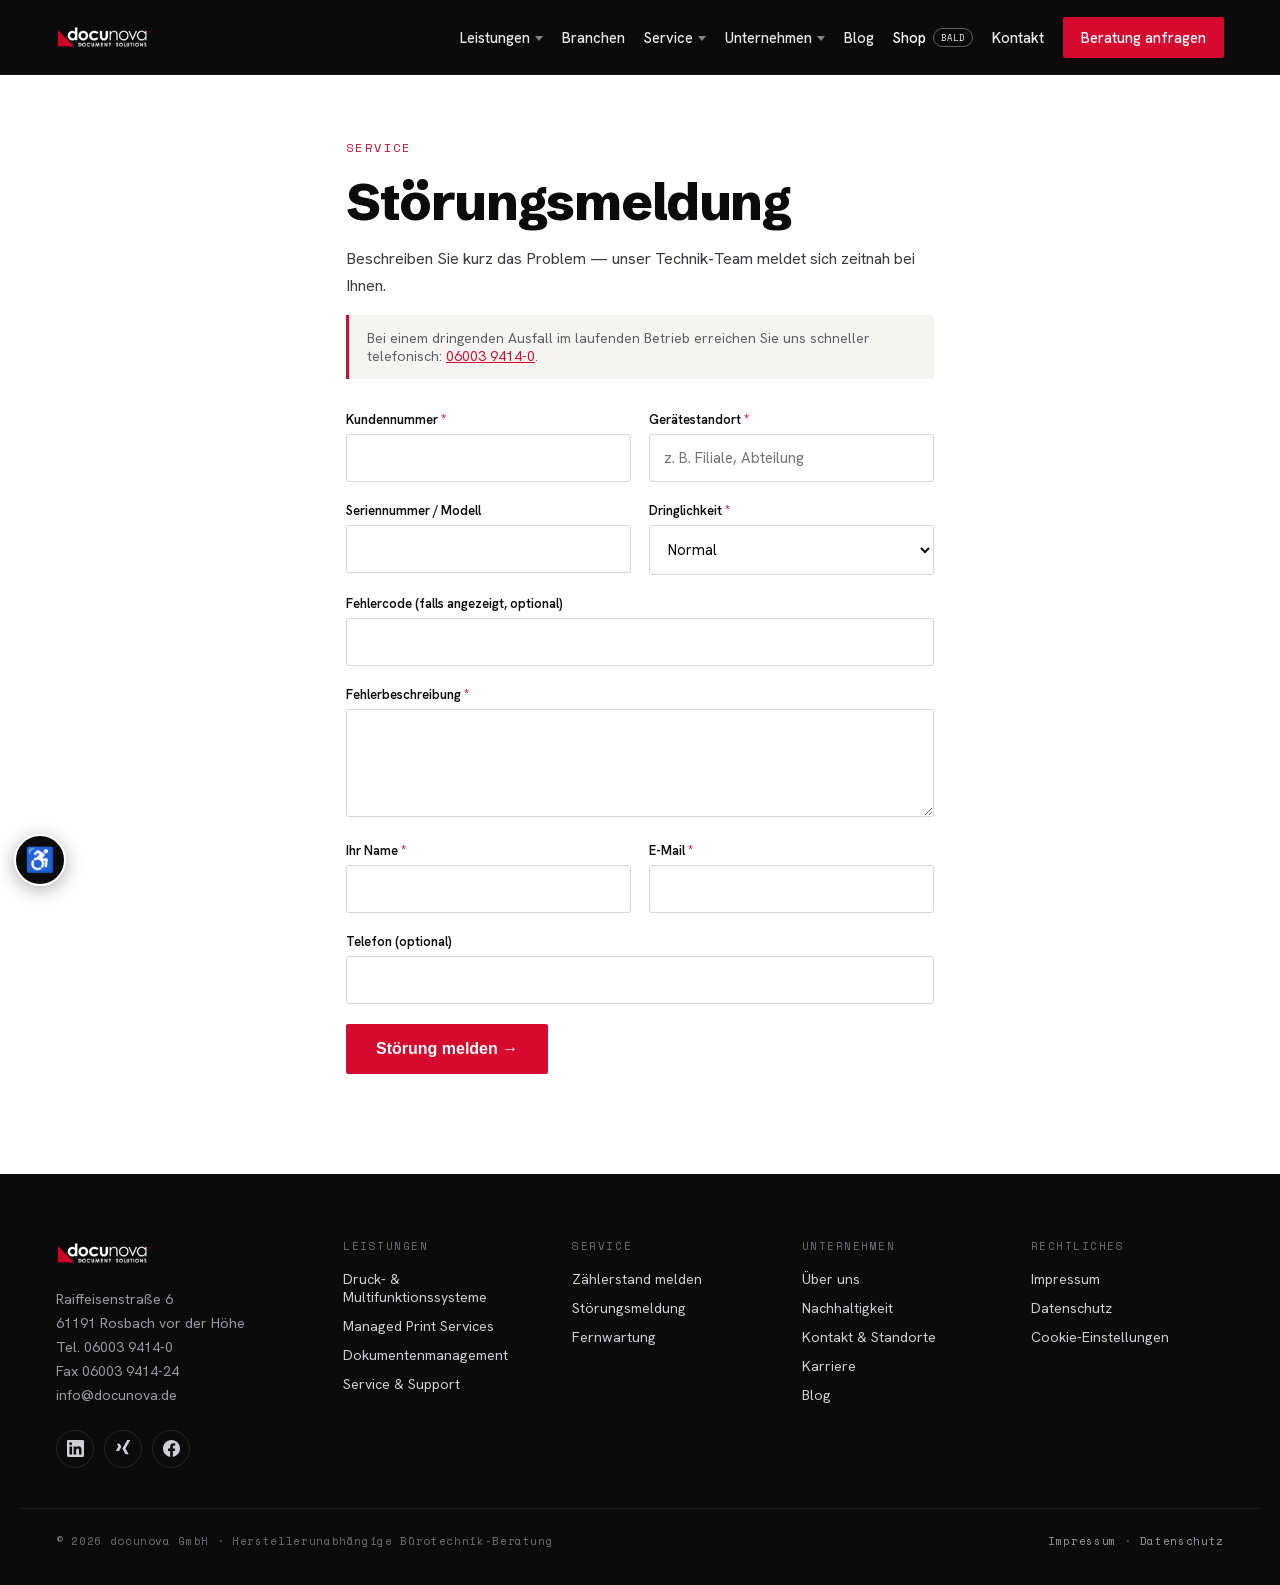
<file: stoerung.html>
<!DOCTYPE html>
<html lang="de">
<head>
<meta charset="utf-8">
<meta name="viewport" content="width=device-width, initial-scale=1">
<title>Störungsmeldung — docunova GmbH</title>
<meta name="description" content="Technische Störung direkt an den docunova Service melden.">
<meta name="robots" content="noindex,follow">
<link rel="canonical" href="https://docunova.de/stoerung.html">
<link rel="icon" href="favicon.svg" type="image/svg+xml">
<link rel="stylesheet" href="fonts-site.css">
<link rel="stylesheet" href="site.css?v=20260729-2">
<script>
(function(){
  try{
    var s = JSON.parse(localStorage.getItem('dn-a11y') || '{}');
    var h = document.documentElement;
    if(s.bigtext) h.classList.add('a11y-bigtext');
    if(s.contrast) h.classList.add('a11y-contrast');
    if(s.gray) h.classList.add('a11y-gray');
    if(s.noanim) h.classList.add('a11y-noanim');
  }catch(e){}
  if(localStorage.getItem('dn-view') === 'chat') document.documentElement.classList.add('view-chat');
  if(new URLSearchParams(location.search).has('embed')) document.documentElement.classList.add('embedded');
})();
</script>
<style>
  *{box-sizing:border-box}
  body{margin:0;font-family:'Hanken Grotesk',sans-serif;background:#fff;color:#0B0B0C;-webkit-font-smoothing:antialiased;overflow-x:hidden}
  h1{font-family:'Schibsted Grotesk',sans-serif;font-weight:800;font-size:clamp(32px,5vw,52px);line-height:1.05;letter-spacing:-.02em;margin:0 0 14px;overflow-wrap:break-word}
  p{font-size:16px;line-height:1.65;color:#55555c}
  .eyebrow{font-family:'Space Mono',monospace;font-size:12px;letter-spacing:.2em;text-transform:uppercase;color:#D60A2E;margin-bottom:18px}
  label{display:block;font-size:13px;font-weight:600;margin:0 0 6px}
  .req{color:#D60A2E}
  input,select,textarea{width:100%;font-family:'Hanken Grotesk',sans-serif;font-size:15px;padding:13px 14px;border:1px solid #d8d6d2;border-radius:3px;background:#fff;color:#0B0B0C}
  input:focus,select:focus,textarea:focus{outline:none;border-color:#D60A2E}
  .field{margin-bottom:20px}
  .row2{display:grid;grid-template-columns:1fr 1fr;gap:18px}
  @media (max-width:560px){.row2{grid-template-columns:1fr}}
  button[type=submit]{background:#D60A2E;color:#fff;font-weight:700;font-size:16px;padding:16px 30px;border:none;border-radius:2px;cursor:pointer}
  button[type=submit]:hover{background:#b00824}
  button[type=submit]:disabled{opacity:.6;cursor:default}
  #msg{margin-top:18px;font-size:14px;padding:14px 16px;border-radius:3px;display:none}
  #msg.ok{display:block;background:#e8f5ea;color:#256a35}
  #msg.err{display:block;background:#fbe9ea;color:#b00824}
  .urgent-note{background:#F5F4F1;border-left:3px solid #D60A2E;padding:14px 18px;font-size:14px;color:#5d5d63;margin:0 0 32px}
</style>
</head>
<body>
<a class="skip-link" href="#main">Zum Inhalt springen</a>

<div class="a11y-fab">
  <button type="button" id="a11yBtn" aria-expanded="false" aria-controls="a11yPanel" aria-label="Barrierefreiheits-Einstellungen öffnen">&#9855;</button>
  <div class="a11y-panel" id="a11yPanel" role="group" aria-label="Barrierefreiheits-Einstellungen">
    <h2>Barrierefreiheit</h2>
    <button type="button" data-a11y="bigtext" aria-pressed="false">Große Schrift <span class="state">Aus</span></button>
    <button type="button" data-a11y="contrast" aria-pressed="false">Hoher Kontrast <span class="state">Aus</span></button>
    <button type="button" data-a11y="gray" aria-pressed="false">Graustufen <span class="state">Aus</span></button>
    <button type="button" data-a11y="noanim" aria-pressed="false">Animationen stoppen <span class="state">Aus</span></button>
  </div>
</div>

<div class="modal" id="modal" hidden>
  <div class="modal-backdrop" data-close></div>
  <div class="modal-box" role="dialog" aria-modal="true" aria-labelledby="modalTitle">
    <div class="modal-head">
      <span class="t" id="modalTitle">Dialog</span>
      <span class="acts">
        <a class="ext" id="modalExt" href="#" target="_blank" rel="noopener">In neuem Tab öffnen ↗</a>
        <button type="button" data-close aria-label="Dialog schließen">&#10005;</button>
      </span>
    </div>
    <iframe id="modalFrame" title="Dialog-Inhalt" src="about:blank"></iframe>
  </div>
</div>


<header class="site chrome-classic">
  <div class="nav-bar">
    <a href="index.html" aria-label="docunova Startseite"><img src="logo.png" width="300" height="94" alt="docunova — Document Solutions" style="height:30px;width:auto;display:block"></a>
    <nav class="nav-desk" aria-label="Hauptnavigation">
      <div class="nav-item">
        <a href="index.html#leistungen">Leistungen</a>
        <div class="dropdown"><div class="dropdown-inner">
          <a href="index.html#leistungen-druck">Druck- &amp; Multifunktionssysteme</a>
          <a href="index.html#leistungen-mps">Managed Print Services</a>
          <a href="index.html#leistungen-dms">Dokumentenmanagement (DMS)</a>
          <a href="service.html">Service &amp; Support</a>
        </div></div>
      </div>
      <a href="index.html#branchen">Branchen</a>
      <div class="nav-item">
        <a href="service.html">Service</a>
        <div class="dropdown"><div class="dropdown-inner">
          <a href="service.html">Service &amp; Support</a>
          <a href="zaehlerstand.html">Zählerstand melden</a>
          <a href="stoerung1.html">Störungsmeldung</a>
          <a href="https://www.teamviewer.com/de/download/windows/" target="_blank" rel="noopener">Fernwartung (TeamViewer)</a>
        </div></div>
      </div>
      <div class="nav-item">
        <a href="ueber.html">Unternehmen</a>
        <div class="dropdown"><div class="dropdown-inner">
          <a href="ueber.html">Über uns</a>
          <a href="index.html#nachhaltigkeit">Nachhaltigkeit</a>
          <a href="kontakt.html#standorte">Standorte</a>
          <a href="karriere.html">Karriere</a>
        </div></div>
      </div>
      <a href="blog.html">Blog</a>
      <a href="shop.html">Shop<span class="shop-badge">bald</span></a>
      <a href="kontakt.html">Kontakt</a>
      <a class="nav-cta" href="kontakt.html" data-modal="kontakt.html?embed=1" data-modal-title="Beratung anfragen">Beratung anfragen</a>
    </nav>
    <button class="burger" type="button" aria-expanded="false" aria-controls="navMobile" aria-label="Menü öffnen">
      <span></span><span></span><span></span>
    </button>
  </div>
  <nav class="nav-mobile" id="navMobile" aria-label="Mobile Navigation">
    <div class="group">LEISTUNGEN</div>
    <a href="index.html#leistungen-druck">Druck- &amp; Multifunktionssysteme</a>
    <a href="index.html#leistungen-mps">Managed Print Services</a>
    <a href="index.html#leistungen-dms">Dokumentenmanagement (DMS)</a>
    <a href="service.html">Service &amp; Support</a>
    <a class="big" href="index.html#branchen">Branchen</a>
    <div class="group">SERVICE</div>
    <a href="zaehlerstand.html">Zählerstand melden</a>
    <a href="stoerung1.html">Störungsmeldung</a>
    <a href="https://www.teamviewer.com/de/download/windows/" target="_blank" rel="noopener">Fernwartung (TeamViewer)</a>
    <div class="group">UNTERNEHMEN</div>
    <a href="ueber.html">Über uns</a>
    <a href="index.html#nachhaltigkeit">Nachhaltigkeit</a>
    <a href="kontakt.html#standorte">Standorte</a>
    <a href="karriere.html">Karriere</a>
    <a class="big" href="blog.html">Blog</a>
    <a class="big" href="shop.html">Shop <span class="shop-badge">bald</span></a>
    <a class="big" href="kontakt.html">Kontakt</a>
    <a class="cta" href="kontakt.html">Beratung anfragen →</a>
  </nav>
</header>

<header class="chat-top chrome-chat">
  <div class="chat-top-in">
    <a class="chat-wordmark" href="index.html" aria-label="Zurück zum docunova Concierge">
      <svg viewBox="0 0 26 26" aria-hidden="true"><polygon points="0,0 0,26 26,26" fill="#E30613"/></svg>
      <span class="wm-text">
        <span class="wm-name">docunova</span>
        <span class="wm-sub">Document Solutions</span>
      </span>
    </a>
    <div class="chat-top-right">
      <a class="chat-alt" href="index.html">Alles im Überblick →</a>
      <a class="chat-phone" href="tel:+4960039414-0">06003 9414-0</a>
    </div>
  </div>
</header>

<main id="main" class="page narrow">
  <div class="eyebrow">Service</div>
  <h1>Störungsmeldung</h1>
  <p>Beschreiben Sie kurz das Problem — unser Technik-Team meldet sich zeitnah bei Ihnen.</p>
  <div class="urgent-note">Bei einem dringenden Ausfall im laufenden Betrieb erreichen Sie uns schneller telefonisch: <a href="tel:+4960039414-0" style="color:#D60A2E">06003 9414-0</a>.</div>

  <form id="sForm" novalidate
        data-webhook="https://n8n.docunova.de/webhook/Webseite"
        data-formular="service_stoerung"
        data-success="Danke! Ihre Störungsmeldung ist bei uns eingegangen.">
    <div class="form-hp" aria-hidden="true">
      <label for="sWebsite">Website</label>
      <input type="text" id="sWebsite" name="website" tabindex="-1" autocomplete="off" data-honeypot>
    </div>
    <div class="row2">
      <div class="field">
        <label for="kdnr">Kundennummer <span class="req">*</span></label>
        <input id="kdnr" name="kundennummer" required>
      </div>
      <div class="field">
        <label for="standort">Gerätestandort <span class="req">*</span></label>
        <input id="standort" name="standort" placeholder="z. B. Filiale, Abteilung" required>
      </div>
    </div>
    <div class="row2">
      <div class="field">
        <label for="modell">Seriennummer / Modell</label>
        <input id="modell" name="modell">
      </div>
      <div class="field">
        <label for="dringlichkeit">Dringlichkeit <span class="req">*</span></label>
        <select id="dringlichkeit" name="dringlichkeit" required>
          <option value="normal">Normal</option>
          <option value="dringend">Dringend — Betrieb steht still</option>
        </select>
      </div>
    </div>
    <div class="field">
      <label for="fehlercode">Fehlercode (falls angezeigt, optional)</label>
      <input id="fehlercode" name="fehlercode">
    </div>
    <div class="field">
      <label for="beschreibung">Fehlerbeschreibung <span class="req">*</span></label>
      <textarea id="beschreibung" name="beschreibung" rows="4" required></textarea>
    </div>
    <div class="row2">
      <div class="field">
        <label for="name">Ihr Name <span class="req">*</span></label>
        <input id="name" name="name" required>
      </div>
      <div class="field">
        <label for="email">E-Mail <span class="req">*</span></label>
        <input id="email" name="email" type="email" required>
      </div>
    </div>
    <div class="field">
      <label for="tel">Telefon (optional)</label>
      <input id="tel" name="telefon" type="tel">
    </div>
    <button type="submit" id="submitBtn">Störung melden →</button>
    <div id="msg" class="msg" role="status"></div>
  </form>
</main>

<footer class="site chrome-classic">
  <div class="wrap foot-grid">
    <div class="foot-col">
      <img src="logo.png" width="300" height="94" alt="docunova — Document Solutions" style="height:30px;width:auto;display:block;margin-bottom:20px">
      <p class="foot-addr">Raiffeisenstraße 6<br>61191 Rosbach vor der Höhe<br>
      Tel. <a href="tel:+4960039414-0">06003 9414-0</a><br>
      Fax 06003 9414-24<br>
      <a href="mailto:info@docunova.de">info@docunova.de</a></p>
      <div class="social">
        <a href="https://www.linkedin.com/company/docunova-gmbh/" target="_blank" rel="noopener" aria-label="docunova bei LinkedIn"><svg viewBox="0 0 24 24" aria-hidden="true"><path d="M20.45 20.45h-3.56v-5.57c0-1.33-.03-3.04-1.85-3.04-1.86 0-2.14 1.45-2.14 2.94v5.67H9.35V9h3.41v1.56h.05c.47-.9 1.63-1.85 3.36-1.85 3.6 0 4.27 2.37 4.27 5.45v6.29zM5.34 7.43a2.07 2.07 0 1 1 0-4.13 2.07 2.07 0 0 1 0 4.13zm1.78 13.02H3.55V9h3.57v11.45zM22.22 0H1.77C.79 0 0 .77 0 1.72v20.56C0 23.23.79 24 1.77 24h20.45c.98 0 1.78-.77 1.78-1.72V1.72C24 .77 23.2 0 22.22 0z"/></svg></a>
        <a href="https://www.xing.com/pages/docunovagmbh" target="_blank" rel="noopener" aria-label="docunova bei Xing"><svg viewBox="0 0 24 24" aria-hidden="true"><path d="M17.8 0c-.4 0-.6.13-.78.44l-6.6 11.68 4.2 7.72c.17.3.4.44.78.44h3.1c.19 0 .33-.07.4-.2.09-.15.08-.32 0-.5l-4.17-7.63v-.02L21.28.7c.09-.18.1-.35.01-.5-.07-.13-.2-.2-.4-.2H17.8zM3.1 5.12c-.2 0-.34.07-.42.2-.08.15-.07.33.02.5l2 3.45v.02l-3.13 5.53c-.09.17-.09.34 0 .49.07.13.2.2.4.2h3.1c.4 0 .6-.14.78-.45l3.18-5.62-2.03-3.54c-.18-.31-.4-.45-.79-.45H3.1z"/></svg></a>
        <a href="https://www.facebook.com/docunovagmbh/" target="_blank" rel="noopener" aria-label="docunova bei Facebook"><svg viewBox="0 0 24 24" aria-hidden="true"><path d="M24 12.07C24 5.4 18.63 0 12 0S0 5.4 0 12.07C0 18.1 4.39 23.09 10.13 24v-8.44H7.08v-3.49h3.05V9.41c0-3.02 1.79-4.69 4.53-4.69 1.31 0 2.68.24 2.68.24v2.97h-1.51c-1.49 0-1.96.93-1.96 1.89v2.25h3.33l-.53 3.49h-2.8V24C19.61 23.09 24 18.1 24 12.07z"/></svg></a>
      </div>
    </div>
    <div class="foot-col">
      <div class="head">LEISTUNGEN</div>
      <nav aria-label="Footer Leistungen">
        <a href="index.html#leistungen-druck">Druck- &amp; Multifunktionssysteme</a>
        <a href="index.html#leistungen-mps">Managed Print Services</a>
        <a href="index.html#leistungen-dms">Dokumentenmanagement</a>
        <a href="service.html">Service &amp; Support</a>
      </nav>
    </div>
    <div class="foot-col">
      <div class="head">SERVICE</div>
      <nav aria-label="Footer Service">
        <a href="zaehlerstand.html">Zählerstand melden</a>
        <a href="stoerung1.html">Störungsmeldung</a>
        <a href="https://www.teamviewer.com/de/download/windows/" target="_blank" rel="noopener">Fernwartung</a>
      </nav>
    </div>
    <div class="foot-col">
      <div class="head">UNTERNEHMEN</div>
      <nav aria-label="Footer Unternehmen">
        <a href="ueber.html">Über uns</a>
        <a href="index.html#nachhaltigkeit">Nachhaltigkeit</a>
        <a href="kontakt.html">Kontakt &amp; Standorte</a>
        <a href="karriere.html">Karriere</a>
        <a href="blog.html">Blog</a>
      </nav>
    </div>
    <div class="foot-col">
      <div class="head">RECHTLICHES</div>
      <nav aria-label="Footer Rechtliches">
        <a href="impressum.html" data-modal="impressum.html?embed=1" data-modal-title="Impressum">Impressum</a>
        <a href="datenschutz.html" data-modal="datenschutz.html?embed=1" data-modal-title="Datenschutzerklärung">Datenschutz</a>
      <a href="index.html?consent=1#cookie-einstellungen">Cookie-Einstellungen</a>
      </nav>
    </div>
  </div>
  <div class="foot-base">
    <span>© 2026 docunova GmbH · Herstellerunabhängige Bürotechnik-Beratung</span>
    <span><a href="impressum.html" data-modal="impressum.html?embed=1" data-modal-title="Impressum">Impressum</a> · <a href="datenschutz.html" data-modal="datenschutz.html?embed=1" data-modal-title="Datenschutzerklärung">Datenschutz</a></span>
  </div>
</footer>

<footer class="chat-foot chrome-chat">
  <div class="chat-foot-in">
    <div class="cf-col">
      <div class="cf-wm"><svg viewBox="0 0 26 26" aria-hidden="true"><polygon points="0,0 0,26 26,26" fill="#E30613"/></svg><b>docunova</b></div>
      <p>Raiffeisenstraße 6<br>61191 Rosbach vor der Höhe<br>
      Fon 06003 9414-0<br>Fax 06003 9414-24<br>
      <a href="mailto:info@docunova.de">info@docunova.de</a></p>
    </div>
    <div class="cf-col">
      <div class="cf-h">Service</div>
      <a href="zaehlerstand.html">Zählerstand erfassen</a>
      <a href="stoerung1.html">Störung melden</a>
      <a href="https://www.teamviewer.com/de/download/windows/" target="_blank" rel="noopener">TeamViewer Fernwartung</a>
    </div>
    <div class="cf-col">
      <div class="cf-h">Standorte</div>
      <p>Rosbach v. d. Höhe<br>Nidda — Wolff Bürotechnik</p>
      <p style="margin-top:8px">Deutschlandweiter Service,<br>Ansprechpartner vor Ort.</p>
    </div>
    <div class="cf-col">
      <div class="cf-h">Unternehmen</div>
      <a href="karriere.html">Karriere</a>
      <a href="kontakt.html">Kontakt</a>
      <a href="index.html">Zurück zum Concierge</a>
    </div>
  </div>
  <div class="chat-foot-base">
    <span>© 2026 docunova GmbH · Wir für Ihr Büro — seit 1986</span>
    <nav>
      <a href="impressum.html">Impressum</a>
      <a href="datenschutz.html">Datenschutz</a>
    <a href="index.html?consent=1#cookie-einstellungen">Cookie-Einstellungen</a>
    </nav>
  </div>
</footer>

<script src="site.js?v=20260729-3"></script>

</body>
</html>
</file>
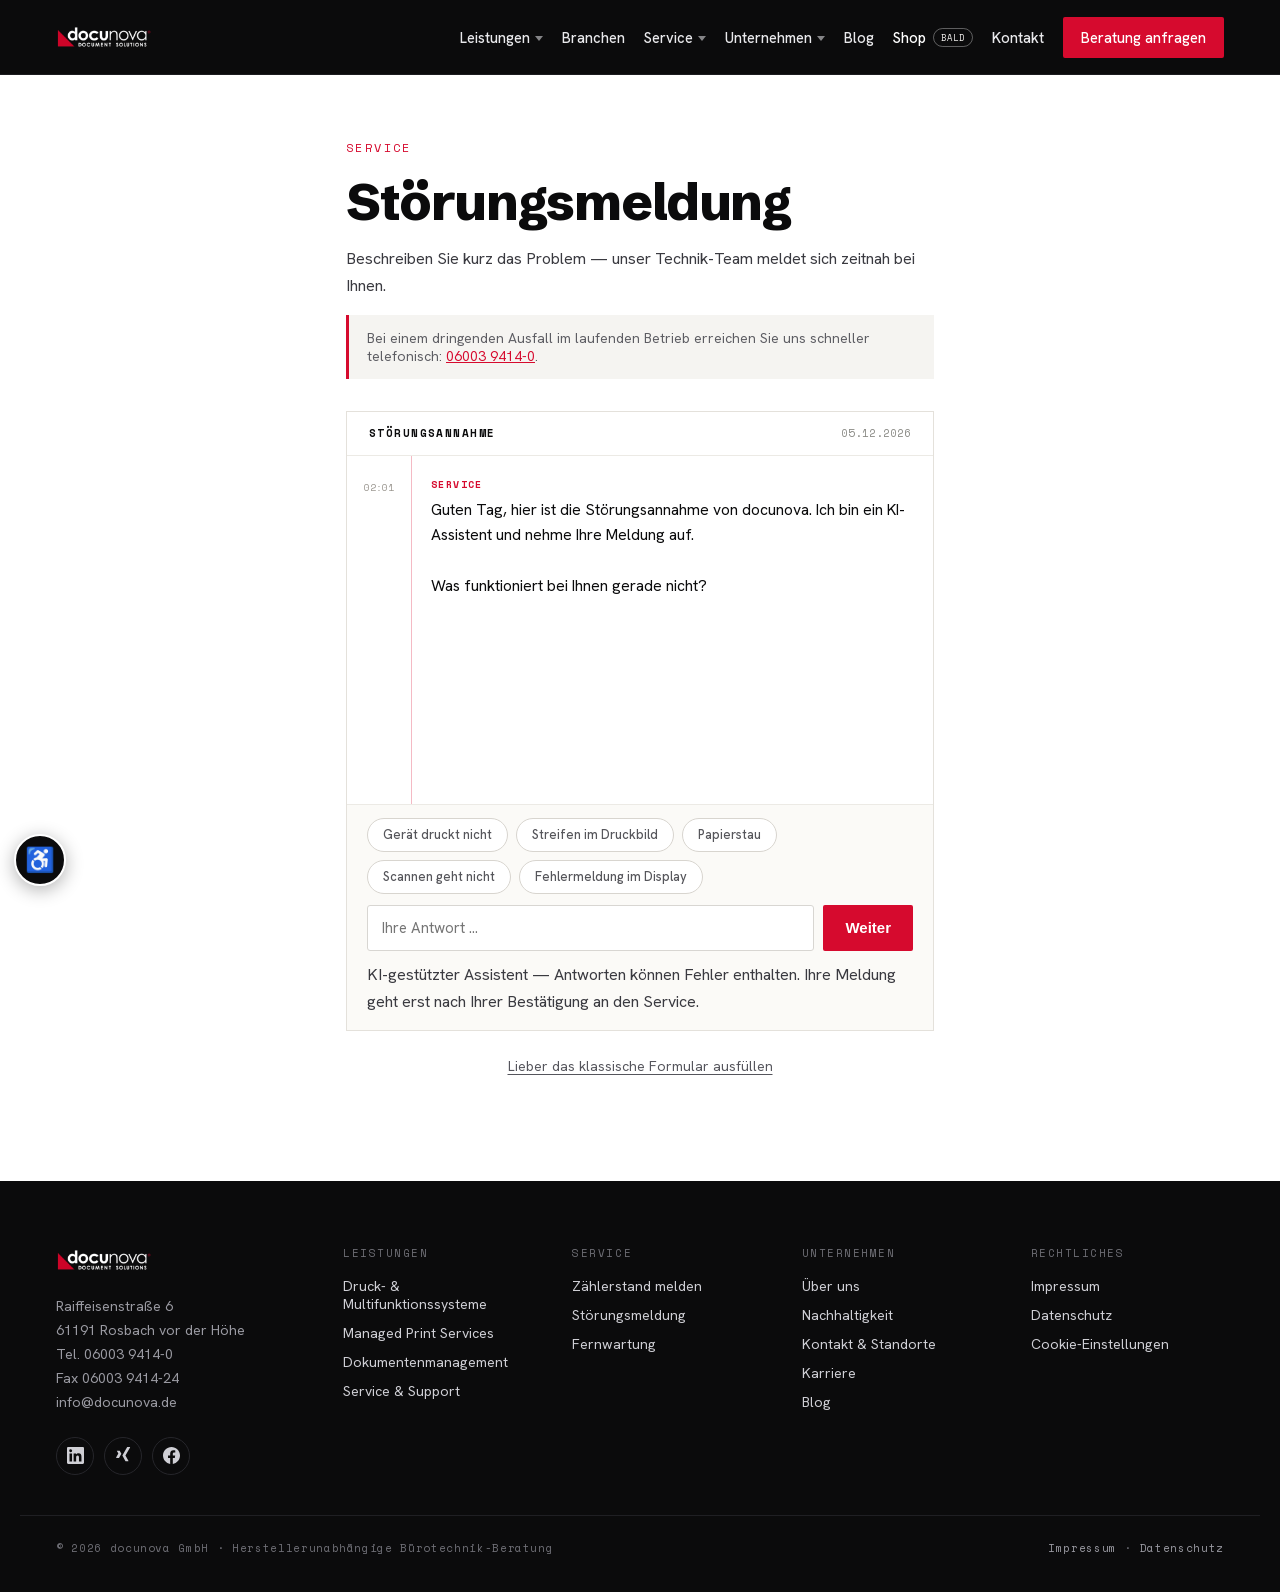
<file: stoerung1.html>
<!DOCTYPE html>
<html lang="de">
<head>
<meta charset="utf-8">
<meta name="viewport" content="width=device-width, initial-scale=1">
<title>Störungsmeldung — docunova GmbH</title>
<meta name="description" content="Technische Störung direkt an den docunova Service melden.">
<meta name="robots" content="noindex,follow">
<link rel="canonical" href="https://docunova.de/stoerung1.html">
<link rel="icon" href="favicon.svg" type="image/svg+xml">
<link rel="stylesheet" href="fonts-site.css">
<link rel="stylesheet" href="site.css?v=20260729-2">
<script>
(function(){
  try{
    var s = JSON.parse(localStorage.getItem('dn-a11y') || '{}');
    var h = document.documentElement;
    if(s.bigtext) h.classList.add('a11y-bigtext');
    if(s.contrast) h.classList.add('a11y-contrast');
    if(s.gray) h.classList.add('a11y-gray');
    if(s.noanim) h.classList.add('a11y-noanim');
  }catch(e){}
  if(localStorage.getItem('dn-view') === 'chat') document.documentElement.classList.add('view-chat');
  if(new URLSearchParams(location.search).has('embed')) document.documentElement.classList.add('embedded');
})();
</script>
<style>
  *{box-sizing:border-box}
  body{margin:0;font-family:'Hanken Grotesk',sans-serif;background:#fff;color:#0B0B0C;-webkit-font-smoothing:antialiased;overflow-x:hidden}
  h1{font-family:'Schibsted Grotesk',sans-serif;font-weight:800;font-size:clamp(32px,5vw,52px);line-height:1.05;letter-spacing:-.02em;margin:0 0 14px;overflow-wrap:break-word}
  p{font-size:16px;line-height:1.65;color:#55555c}
  .eyebrow{font-family:'Space Mono',monospace;font-size:12px;letter-spacing:.2em;text-transform:uppercase;color:#D60A2E;margin-bottom:18px}
  label{display:block;font-size:13px;font-weight:600;margin:0 0 6px}
  .req{color:#D60A2E}
  input,select,textarea{width:100%;font-family:'Hanken Grotesk',sans-serif;font-size:15px;padding:13px 14px;border:1px solid #d8d6d2;border-radius:3px;background:#fff;color:#0B0B0C}
  input:focus,select:focus,textarea:focus{outline:none;border-color:#D60A2E}
  .field{margin-bottom:20px}
  .row2{display:grid;grid-template-columns:1fr 1fr;gap:18px}
  @media (max-width:560px){.row2{grid-template-columns:1fr}}
  button[type=submit]{background:#D60A2E;color:#fff;font-weight:700;font-size:16px;padding:16px 30px;border:none;border-radius:2px;cursor:pointer}
  button[type=submit]:hover{background:#b00824}
  button[type=submit]:disabled{opacity:.6;cursor:default}
  #msg{margin-top:18px;font-size:14px;padding:14px 16px;border-radius:3px;display:none}
  #msg.ok{display:block;background:#e8f5ea;color:#256a35}
  #msg.err{display:block;background:#fbe9ea;color:#b00824}
  .urgent-note{background:#F5F4F1;border-left:3px solid #D60A2E;padding:14px 18px;font-size:14px;color:#5d5d63;margin:0 0 32px}

  /* --- Störungsannahme im Dialog --- */
  .sr-only{position:absolute;width:1px;height:1px;padding:0;margin:-1px;overflow:hidden;clip:rect(0,0,0,0);white-space:nowrap;border:0}
  .sd-shell{border:1px solid #e4e1db;background:#fff;display:flex;flex-direction:column;height:min(620px,74svh);min-height:480px}
  .sd-head{padding:16px 22px;border-bottom:1px solid #eceae5;display:flex;gap:14px;align-items:center}
  .sd-head .t{font:600 .69rem/1 var(--mono,'Space Mono',monospace);letter-spacing:.13em;text-transform:uppercase}
  .sd-head .d{margin-left:auto;font:500 .68rem/1 var(--mono,'Space Mono',monospace);color:#8b8b86}
  .sd-log{flex:1;min-height:0;overflow-y:auto;padding:24px 22px 18px 0;position:relative}
  .sd-log::before{content:'';position:absolute;left:64px;top:0;bottom:0;width:1px;background:rgba(214,10,46,.28)}
  .sd-entry{display:flex;margin:0 0 22px}
  .sd-entry .ts{flex:0 0 64px;text-align:center;padding-top:3px;font:500 .61rem/1 var(--mono,'Space Mono',monospace);color:#99958e}
  .sd-entry .msg{flex:1;min-width:0;padding-left:20px}
  .sd-entry .who{font:600 .62rem/1 var(--mono,'Space Mono',monospace);letter-spacing:.14em;text-transform:uppercase;color:#888;margin-bottom:7px}
  .sd-entry.bot .who{color:#D60A2E}
  .sd-entry .body{font-size:.98rem;line-height:1.62;max-width:62ch;white-space:pre-wrap;color:#0B0B0C}
  .sd-entry.user .body{color:#5c5c58}
  .sd-typing{display:inline-flex;gap:5px;padding:6px 0}
  .sd-typing i{width:6px;height:6px;border-radius:50%;background:#8b8b86;animation:sdblink 1.2s infinite}
  .sd-typing i:nth-child(2){animation-delay:.2s}.sd-typing i:nth-child(3){animation-delay:.4s}
  @keyframes sdblink{0%,60%,100%{opacity:.25}30%{opacity:1}}
  .sd-recap{margin-top:12px;border:1px solid #e4e1db;border-left:3px solid #D60A2E;background:#FBFAF7;padding:14px 16px;font-size:.86rem;line-height:1.7;max-width:62ch}
  .sd-recap dl{display:grid;grid-template-columns:auto 1fr;gap:4px 14px;margin:0}
  .sd-recap dt{font:500 .6rem/1.6 var(--mono,'Space Mono',monospace);letter-spacing:.08em;text-transform:uppercase;color:#8b8b86;white-space:nowrap}
  .sd-recap dd{margin:0;color:#0B0B0C;overflow-wrap:anywhere}
  .sd-done{margin-top:12px;padding:14px 16px;background:#e8f5ea;border-left:3px solid #256a35;font-size:.88rem;line-height:1.6;color:#256a35;max-width:62ch}
  .sd-fail{margin-top:12px;padding:14px 16px;background:#fbe9ea;border-left:3px solid #b00824;font-size:.88rem;line-height:1.6;color:#b00824;max-width:62ch}
  .sd-fail a{color:#b00824}
  .sd-dock{border-top:1px solid #eceae5;background:#fbfaf7;padding:13px 20px 15px}
  .sd-chips{display:flex;flex-wrap:wrap;gap:8px;margin-bottom:11px}
  .sd-chips:empty{display:none}
  .sd-chip{border:1px solid #d8d5cf;background:#fff;color:#56565b;border-radius:999px;padding:8px 15px;font:500 .8rem/1.25 'Hanken Grotesk',sans-serif;cursor:pointer}
  .sd-chip:hover{border-color:#111112;color:#111112}
  .sd-chip.red{border-color:#D60A2E;color:#D60A2E}
  .sd-chip.red:hover{background:#D60A2E;color:#fff}
  .sd-row{display:flex;gap:9px;align-items:stretch}
  .sd-row input,.sd-row textarea{flex:1;font-family:'Hanken Grotesk',sans-serif;font-size:15px;padding:12px 14px;border:1px solid #d8d6d2;border-radius:3px;background:#fff;color:#0B0B0C;resize:none}
  .sd-row input:focus,.sd-row textarea:focus{outline:none;border-color:#D60A2E}
  .sd-row button{flex:0 0 auto;background:#D60A2E;color:#fff;font-weight:700;font-size:15px;padding:0 22px;border:none;border-radius:2px;cursor:pointer}
  .sd-row button:hover{background:#b00824}
  .sd-row button:disabled{opacity:.5;cursor:default}
  .sd-hint{margin:10px 0 0;font:400 .75rem/1.55 'Hanken Grotesk',sans-serif;letter-spacing:0;color:#8b8b86}
  .sd-err{margin:9px 0 0;font-size:.8rem;color:#b00824}
  .sd-switch{margin:20px 0 0;text-align:center}
  .sd-switch button{background:none;border:none;font-family:'Hanken Grotesk',sans-serif;font-size:14px;color:#55555c;text-decoration:underline;text-underline-offset:3px;cursor:pointer;padding:6px}
  .sd-switch button:hover{color:#D60A2E}
  #sForm[hidden]{display:none}
  #sFormWrap{margin-top:34px;padding-top:30px;border-top:1px solid #e4e1db}
  @media (max-width:560px){
    .sd-log{padding-right:16px}
    .sd-log::before{left:44px}
    .sd-entry .ts{flex-basis:44px}
    .sd-entry .msg{padding-left:14px}
    .sd-shell{height:auto;min-height:0}
    .sd-log{max-height:58svh}
  }
</style>
</head>
<body>
<a class="skip-link" href="#main">Zum Inhalt springen</a>

<div class="a11y-fab">
  <button type="button" id="a11yBtn" aria-expanded="false" aria-controls="a11yPanel" aria-label="Barrierefreiheits-Einstellungen öffnen">&#9855;</button>
  <div class="a11y-panel" id="a11yPanel" role="group" aria-label="Barrierefreiheits-Einstellungen">
    <h2>Barrierefreiheit</h2>
    <button type="button" data-a11y="bigtext" aria-pressed="false">Große Schrift <span class="state">Aus</span></button>
    <button type="button" data-a11y="contrast" aria-pressed="false">Hoher Kontrast <span class="state">Aus</span></button>
    <button type="button" data-a11y="gray" aria-pressed="false">Graustufen <span class="state">Aus</span></button>
    <button type="button" data-a11y="noanim" aria-pressed="false">Animationen stoppen <span class="state">Aus</span></button>
  </div>
</div>

<div class="modal" id="modal" hidden>
  <div class="modal-backdrop" data-close></div>
  <div class="modal-box" role="dialog" aria-modal="true" aria-labelledby="modalTitle">
    <div class="modal-head">
      <span class="t" id="modalTitle">Dialog</span>
      <span class="acts">
        <a class="ext" id="modalExt" href="#" target="_blank" rel="noopener">In neuem Tab öffnen ↗</a>
        <button type="button" data-close aria-label="Dialog schließen">&#10005;</button>
      </span>
    </div>
    <iframe id="modalFrame" title="Dialog-Inhalt" src="about:blank"></iframe>
  </div>
</div>


<header class="site chrome-classic">
  <div class="nav-bar">
    <a href="index.html" aria-label="docunova Startseite"><img src="logo.png" width="300" height="94" alt="docunova — Document Solutions" style="height:30px;width:auto;display:block"></a>
    <nav class="nav-desk" aria-label="Hauptnavigation">
      <div class="nav-item">
        <a href="index.html#leistungen">Leistungen</a>
        <div class="dropdown"><div class="dropdown-inner">
          <a href="index.html#leistungen-druck">Druck- &amp; Multifunktionssysteme</a>
          <a href="index.html#leistungen-mps">Managed Print Services</a>
          <a href="index.html#leistungen-dms">Dokumentenmanagement (DMS)</a>
          <a href="service.html">Service &amp; Support</a>
        </div></div>
      </div>
      <a href="index.html#branchen">Branchen</a>
      <div class="nav-item">
        <a href="service.html">Service</a>
        <div class="dropdown"><div class="dropdown-inner">
          <a href="service.html">Service &amp; Support</a>
          <a href="zaehlerstand.html">Zählerstand melden</a>
          <a href="stoerung1.html">Störungsmeldung</a>
          <a href="https://www.teamviewer.com/de/download/windows/" target="_blank" rel="noopener">Fernwartung (TeamViewer)</a>
        </div></div>
      </div>
      <div class="nav-item">
        <a href="ueber.html">Unternehmen</a>
        <div class="dropdown"><div class="dropdown-inner">
          <a href="ueber.html">Über uns</a>
          <a href="index.html#nachhaltigkeit">Nachhaltigkeit</a>
          <a href="kontakt.html#standorte">Standorte</a>
          <a href="karriere.html">Karriere</a>
        </div></div>
      </div>
      <a href="blog.html">Blog</a>
      <a href="shop.html">Shop<span class="shop-badge">bald</span></a>
      <a href="kontakt.html">Kontakt</a>
      <a class="nav-cta" href="kontakt.html" data-modal="kontakt.html?embed=1" data-modal-title="Beratung anfragen">Beratung anfragen</a>
    </nav>
    <button class="burger" type="button" aria-expanded="false" aria-controls="navMobile" aria-label="Menü öffnen">
      <span></span><span></span><span></span>
    </button>
  </div>
  <nav class="nav-mobile" id="navMobile" aria-label="Mobile Navigation">
    <div class="group">LEISTUNGEN</div>
    <a href="index.html#leistungen-druck">Druck- &amp; Multifunktionssysteme</a>
    <a href="index.html#leistungen-mps">Managed Print Services</a>
    <a href="index.html#leistungen-dms">Dokumentenmanagement (DMS)</a>
    <a href="service.html">Service &amp; Support</a>
    <a class="big" href="index.html#branchen">Branchen</a>
    <div class="group">SERVICE</div>
    <a href="zaehlerstand.html">Zählerstand melden</a>
    <a href="stoerung1.html">Störungsmeldung</a>
    <a href="https://www.teamviewer.com/de/download/windows/" target="_blank" rel="noopener">Fernwartung (TeamViewer)</a>
    <div class="group">UNTERNEHMEN</div>
    <a href="ueber.html">Über uns</a>
    <a href="index.html#nachhaltigkeit">Nachhaltigkeit</a>
    <a href="kontakt.html#standorte">Standorte</a>
    <a href="karriere.html">Karriere</a>
    <a class="big" href="blog.html">Blog</a>
    <a class="big" href="shop.html">Shop <span class="shop-badge">bald</span></a>
    <a class="big" href="kontakt.html">Kontakt</a>
    <a class="cta" href="kontakt.html">Beratung anfragen →</a>
  </nav>
</header>

<header class="chat-top chrome-chat">
  <div class="chat-top-in">
    <a class="chat-wordmark" href="index.html" aria-label="Zurück zum docunova Concierge">
      <svg viewBox="0 0 26 26" aria-hidden="true"><polygon points="0,0 0,26 26,26" fill="#E30613"/></svg>
      <span class="wm-text">
        <span class="wm-name">docunova</span>
        <span class="wm-sub">Document Solutions</span>
      </span>
    </a>
    <div class="chat-top-right">
      <a class="chat-alt" href="index.html">Alles im Überblick →</a>
      <a class="chat-phone" href="tel:+4960039414-0">06003 9414-0</a>
    </div>
  </div>
</header>

<main id="main" class="page narrow">
  <div class="eyebrow">Service</div>
  <h1>Störungsmeldung</h1>
  <p>Beschreiben Sie kurz das Problem — unser Technik-Team meldet sich zeitnah bei Ihnen.</p>
  <div class="urgent-note">Bei einem dringenden Ausfall im laufenden Betrieb erreichen Sie uns schneller telefonisch: <a href="tel:+4960039414-0" style="color:#D60A2E">06003 9414-0</a>.</div>

  <section class="sd-shell" id="sdShell" aria-label="Geführte Störungsannahme">
    <div class="sd-head">
      <span class="t">Störungsannahme</span>
      <span class="d" id="sdDate"></span>
    </div>
    <div class="sd-log" id="sdLog" role="log" aria-live="polite" aria-atomic="false"></div>
    <div class="sd-dock">
      <div class="sd-chips" id="sdChips"></div>
      <form class="sd-row" id="sdInputForm" novalidate>
        <label for="sdField" class="sr-only" id="sdLabel">Ihre Antwort</label>
        <input id="sdField" name="antwort" autocomplete="off" placeholder="Ihre Antwort …" aria-describedby="sdErr">
        <button type="submit" id="sdSend" aria-label="Antwort senden">Weiter</button>
      </form>
      <p class="sd-err" id="sdErr" role="alert" hidden></p>
      <p class="sd-hint">KI-gestützter Assistent — Antworten können Fehler enthalten. Ihre Meldung geht erst nach Ihrer Bestätigung an den Service.</p>
    </div>
  </section>

  <p class="sd-switch"><button type="button" id="sdToggle" aria-expanded="false" aria-controls="sFormWrap">Lieber das klassische Formular ausfüllen</button></p>

  <div id="sFormWrap" hidden>
  <form id="sForm" novalidate
        data-webhook="https://n8n.docunova.de/webhook/stoerung-formular"
        data-formular="service_stoerung"
        data-success="Danke! Ihre Störungsmeldung ist bei uns eingegangen.">
    <div class="form-hp" aria-hidden="true">
      <label for="sWebsite">Website</label>
      <input type="text" id="sWebsite" name="website" tabindex="-1" autocomplete="off" data-honeypot>
    </div>
    <div class="row2">
      <div class="field">
        <label for="firma">Firma <span class="req">*</span></label>
        <input id="firma" name="firma" required>
      </div>
      <div class="field">
        <label for="kdnr">Kundennummer (optional)</label>
        <input id="kdnr" name="kundennummer" placeholder="falls zur Hand">
      </div>
    </div>
    <div class="row2">
      <div class="field">
        <label for="standort">Stellplatz des Geräts <span class="req">*</span></label>
        <input id="standort" name="standort" placeholder="z. B. Filiale, Abteilung, Raum" required>
      </div>
      <div class="field">
        <label for="stellplatznummer">Stellplatznummer (optional)</label>
        <input id="stellplatznummer" name="stellplatznummer">
      </div>
    </div>
    <div class="row2">
      <div class="field">
        <label for="modell">Gerätemodell <span class="req">*</span></label>
        <input id="modell" name="modell" placeholder="z. B. Kyocera ECOSYS M3145" required>
      </div>
      <div class="field">
        <label for="dringlichkeit">Dringlichkeit <span class="req">*</span></label>
        <select id="dringlichkeit" name="dringlichkeit" required>
          <option value="normal">Normal</option>
          <option value="dringend">Dringend — Betrieb steht still</option>
        </select>
      </div>
    </div>
    <div class="field">
      <label for="fehlercode">Fehlercode (falls angezeigt, optional)</label>
      <input id="fehlercode" name="fehlercode">
    </div>
    <div class="field">
      <label for="beschreibung">Fehlerbeschreibung <span class="req">*</span></label>
      <textarea id="beschreibung" name="beschreibung" rows="4" required></textarea>
    </div>
    <div class="row2">
      <div class="field">
        <label for="name">Ihr Name <span class="req">*</span></label>
        <input id="name" name="name" required>
      </div>
      <div class="field">
        <label for="email">E-Mail <span class="req">*</span></label>
        <input id="email" name="email" type="email" required>
      </div>
    </div>
    <div class="field">
      <label for="tel">Telefon (optional)</label>
      <input id="tel" name="telefon" type="tel">
    </div>
    <button type="submit" id="submitBtn">Störung melden →</button>
    <div id="msg" class="msg" role="status"></div>
  </form>
  </div>
</main>

<footer class="site chrome-classic">
  <div class="wrap foot-grid">
    <div class="foot-col">
      <img src="logo.png" width="300" height="94" alt="docunova — Document Solutions" style="height:30px;width:auto;display:block;margin-bottom:20px">
      <p class="foot-addr">Raiffeisenstraße 6<br>61191 Rosbach vor der Höhe<br>
      Tel. <a href="tel:+4960039414-0">06003 9414-0</a><br>
      Fax 06003 9414-24<br>
      <a href="mailto:info@docunova.de">info@docunova.de</a></p>
      <div class="social">
        <a href="https://www.linkedin.com/company/docunova-gmbh/" target="_blank" rel="noopener" aria-label="docunova bei LinkedIn"><svg viewBox="0 0 24 24" aria-hidden="true"><path d="M20.45 20.45h-3.56v-5.57c0-1.33-.03-3.04-1.85-3.04-1.86 0-2.14 1.45-2.14 2.94v5.67H9.35V9h3.41v1.56h.05c.47-.9 1.63-1.85 3.36-1.85 3.6 0 4.27 2.37 4.27 5.45v6.29zM5.34 7.43a2.07 2.07 0 1 1 0-4.13 2.07 2.07 0 0 1 0 4.13zm1.78 13.02H3.55V9h3.57v11.45zM22.22 0H1.77C.79 0 0 .77 0 1.72v20.56C0 23.23.79 24 1.77 24h20.45c.98 0 1.78-.77 1.78-1.72V1.72C24 .77 23.2 0 22.22 0z"/></svg></a>
        <a href="https://www.xing.com/pages/docunovagmbh" target="_blank" rel="noopener" aria-label="docunova bei Xing"><svg viewBox="0 0 24 24" aria-hidden="true"><path d="M17.8 0c-.4 0-.6.13-.78.44l-6.6 11.68 4.2 7.72c.17.3.4.44.78.44h3.1c.19 0 .33-.07.4-.2.09-.15.08-.32 0-.5l-4.17-7.63v-.02L21.28.7c.09-.18.1-.35.01-.5-.07-.13-.2-.2-.4-.2H17.8zM3.1 5.12c-.2 0-.34.07-.42.2-.08.15-.07.33.02.5l2 3.45v.02l-3.13 5.53c-.09.17-.09.34 0 .49.07.13.2.2.4.2h3.1c.4 0 .6-.14.78-.45l3.18-5.62-2.03-3.54c-.18-.31-.4-.45-.79-.45H3.1z"/></svg></a>
        <a href="https://www.facebook.com/docunovagmbh/" target="_blank" rel="noopener" aria-label="docunova bei Facebook"><svg viewBox="0 0 24 24" aria-hidden="true"><path d="M24 12.07C24 5.4 18.63 0 12 0S0 5.4 0 12.07C0 18.1 4.39 23.09 10.13 24v-8.44H7.08v-3.49h3.05V9.41c0-3.02 1.79-4.69 4.53-4.69 1.31 0 2.68.24 2.68.24v2.97h-1.51c-1.49 0-1.96.93-1.96 1.89v2.25h3.33l-.53 3.49h-2.8V24C19.61 23.09 24 18.1 24 12.07z"/></svg></a>
      </div>
    </div>
    <div class="foot-col">
      <div class="head">LEISTUNGEN</div>
      <nav aria-label="Footer Leistungen">
        <a href="index.html#leistungen-druck">Druck- &amp; Multifunktionssysteme</a>
        <a href="index.html#leistungen-mps">Managed Print Services</a>
        <a href="index.html#leistungen-dms">Dokumentenmanagement</a>
        <a href="service.html">Service &amp; Support</a>
      </nav>
    </div>
    <div class="foot-col">
      <div class="head">SERVICE</div>
      <nav aria-label="Footer Service">
        <a href="zaehlerstand.html">Zählerstand melden</a>
        <a href="stoerung1.html">Störungsmeldung</a>
        <a href="https://www.teamviewer.com/de/download/windows/" target="_blank" rel="noopener">Fernwartung</a>
      </nav>
    </div>
    <div class="foot-col">
      <div class="head">UNTERNEHMEN</div>
      <nav aria-label="Footer Unternehmen">
        <a href="ueber.html">Über uns</a>
        <a href="index.html#nachhaltigkeit">Nachhaltigkeit</a>
        <a href="kontakt.html">Kontakt &amp; Standorte</a>
        <a href="karriere.html">Karriere</a>
        <a href="blog.html">Blog</a>
      </nav>
    </div>
    <div class="foot-col">
      <div class="head">RECHTLICHES</div>
      <nav aria-label="Footer Rechtliches">
        <a href="impressum.html" data-modal="impressum.html?embed=1" data-modal-title="Impressum">Impressum</a>
        <a href="datenschutz.html" data-modal="datenschutz.html?embed=1" data-modal-title="Datenschutzerklärung">Datenschutz</a>
      <a href="index.html?consent=1#cookie-einstellungen">Cookie-Einstellungen</a>
      </nav>
    </div>
  </div>
  <div class="foot-base">
    <span>© 2026 docunova GmbH · Herstellerunabhängige Bürotechnik-Beratung</span>
    <span><a href="impressum.html" data-modal="impressum.html?embed=1" data-modal-title="Impressum">Impressum</a> · <a href="datenschutz.html" data-modal="datenschutz.html?embed=1" data-modal-title="Datenschutzerklärung">Datenschutz</a></span>
  </div>
</footer>

<footer class="chat-foot chrome-chat">
  <div class="chat-foot-in">
    <div class="cf-col">
      <div class="cf-wm"><svg viewBox="0 0 26 26" aria-hidden="true"><polygon points="0,0 0,26 26,26" fill="#E30613"/></svg><b>docunova</b></div>
      <p>Raiffeisenstraße 6<br>61191 Rosbach vor der Höhe<br>
      Fon 06003 9414-0<br>Fax 06003 9414-24<br>
      <a href="mailto:info@docunova.de">info@docunova.de</a></p>
    </div>
    <div class="cf-col">
      <div class="cf-h">Service</div>
      <a href="zaehlerstand.html">Zählerstand erfassen</a>
      <a href="stoerung1.html">Störung melden</a>
      <a href="https://www.teamviewer.com/de/download/windows/" target="_blank" rel="noopener">TeamViewer Fernwartung</a>
    </div>
    <div class="cf-col">
      <div class="cf-h">Standorte</div>
      <p>Rosbach v. d. Höhe<br>Nidda — Wolff Bürotechnik</p>
      <p style="margin-top:8px">Deutschlandweiter Service,<br>Ansprechpartner vor Ort.</p>
    </div>
    <div class="cf-col">
      <div class="cf-h">Unternehmen</div>
      <a href="karriere.html">Karriere</a>
      <a href="kontakt.html">Kontakt</a>
      <a href="index.html">Zurück zum Concierge</a>
    </div>
  </div>
  <div class="chat-foot-base">
    <span>© 2026 docunova GmbH · Wir für Ihr Büro — seit 1986</span>
    <nav>
      <a href="impressum.html">Impressum</a>
      <a href="datenschutz.html">Datenschutz</a>
    <a href="index.html?consent=1#cookie-einstellungen">Cookie-Einstellungen</a>
    </nav>
  </div>
</footer>

<script src="site.js?v=20260729-3"></script>

<script>
(() => {
  const CFG = {
    webhook: 'https://n8n.docunova.de/webhook/stoerung',
    maxTurns: 30,
    timeoutMs: 90000
  };

  const log    = document.getElementById('sdLog');
  const chips  = document.getElementById('sdChips');
  const form   = document.getElementById('sdInputForm');
  const field  = document.getElementById('sdField');
  const send   = document.getElementById('sdSend');
  const errBox = document.getElementById('sdErr');
  const dateEl = document.getElementById('sdDate');
  if (!log || !form) return;

  dateEl.textContent = new Date().toLocaleDateString('de-DE', { day: '2-digit', month: '2-digit', year: 'numeric' });

  const sessionId = (() => {
    try {
      let id = sessionStorage.getItem('dn-stoer-session');
      if (!id) {
        id = 'st-' + (crypto.randomUUID ? crypto.randomUUID() : Date.now().toString(36) + '-' + Math.random().toString(36).slice(2));
        sessionStorage.setItem('dn-stoer-session', id);
      }
      return id;
    } catch { return 'st-' + Date.now().toString(36); }
  })();

  let turns = 0, busy = false;

  const uhr = () => new Date().toLocaleTimeString('de-DE', { hour: '2-digit', minute: '2-digit' });
  const esc = s => String(s).replace(/[&<>"']/g, c => ({ '&': '&amp;', '<': '&lt;', '>': '&gt;', '"': '&quot;', "'": '&#39;' }[c]));
  const fmt = s => esc(s).replace(/\*\*(.+?)\*\*/g, '<strong>$1</strong>').replace(/^[-*]\s+/gm, '· ');
  const scroll = () => { log.scrollTop = log.scrollHeight; };

  const entry = (who, cls, html) => {
    const el = document.createElement('div');
    el.className = 'sd-entry ' + cls;
    el.innerHTML = `<div class="ts">${uhr()}</div><div class="msg"><div class="who">${who}</div><div class="body">${html}</div></div>`;
    log.appendChild(el);
    scroll();
    return el;
  };

  const bot  = t => entry('Service', 'bot', fmt(t));
  const user = t => entry('Sie', 'user', esc(t));

  const typing = () => entry('Service', 'bot', '<span class="sd-typing"><i></i><i></i><i></i></span>');

  const setChips = list => {
    chips.innerHTML = '';
    (list || []).forEach(t => {
      const b = document.createElement('button');
      b.type = 'button';
      b.className = 'sd-chip';
      b.textContent = t;
      b.addEventListener('click', () => { chips.innerHTML = ''; submit(t); });
      chips.appendChild(b);
    });
  };

  const fehler = t => { errBox.textContent = t; errBox.hidden = false; };
  const okay   = () => { errBox.hidden = true; errBox.textContent = ''; };

  const sperren = grund => {
    busy = true;
    field.disabled = true;
    send.disabled = true;
    field.placeholder = grund;
  };

  async function submit(text) {
    if (busy) return;
    text = String(text || '').trim();
    if (!text) { fehler('Bitte geben Sie noch etwas ein.'); return; }
    okay();

    if (turns >= CFG.maxTurns) {
      bot('Dieser Dialog ist am Ende seiner Länge angekommen. Bitte rufen Sie uns unter 06003 9414-0 an, damit wir Ihre Meldung direkt aufnehmen.');
      sperren('Dialog beendet');
      return;
    }

    turns++;
    user(text);
    field.value = '';
    busy = true;
    send.disabled = true;
    setChips([]);
    const t = typing();

    let ctrl, to;
    try {
      ctrl = new AbortController();
      to = setTimeout(() => ctrl.abort(), CFG.timeoutMs);
      const res = await fetch(CFG.webhook, {
        method: 'POST',
        headers: { 'Content-Type': 'application/json' },
        body: JSON.stringify({
          message: text,
          chatInput: text,
          sessionId,
          source: 'docunova_stoerung',
          page: window.location.pathname || '/',
          timestamp: new Date().toISOString()
        }),
        signal: ctrl.signal
      });
      if (!res.ok) throw new Error('status ' + res.status);
      const data = await res.json();
      const out = Array.isArray(data) ? (data[0] && (data[0].output || data[0].text)) : (data.output || data.text);
      t.remove();
      if (!out) throw new Error('leere Antwort');
      bot(out);
    } catch (e) {
      t.remove();
      bot('Da ist gerade etwas dazwischengekommen — ich konnte Ihre Nachricht nicht verarbeiten.\n\nBitte melden Sie die Störung telefonisch unter **06003 9414-0** oder nutzen Sie das klassische Formular weiter unten.');
      document.getElementById('sFormWrap').hidden = false;
      document.getElementById('sdToggle').setAttribute('aria-expanded', 'true');
    } finally {
      clearTimeout(to);
      busy = false;
      send.disabled = false;
      if (!field.disabled) field.focus();
      scroll();
    }
  }

  form.addEventListener('submit', e => { e.preventDefault(); submit(field.value); });

  const toggle = document.getElementById('sdToggle');
  const wrap = document.getElementById('sFormWrap');
  toggle.addEventListener('click', () => {
    const offen = !wrap.hidden;
    wrap.hidden = offen;
    toggle.setAttribute('aria-expanded', String(!offen));
    toggle.textContent = offen ? 'Lieber das klassische Formular ausfüllen' : 'Zurück zum geführten Dialog';
    if (!offen) wrap.scrollIntoView({ behavior: 'smooth', block: 'start' });
  });

  bot('Guten Tag, hier ist die Störungsannahme von docunova. Ich bin ein KI-Assistent und nehme Ihre Meldung auf.\n\nWas funktioniert bei Ihnen gerade nicht?');
  setChips(['Gerät druckt nicht', 'Streifen im Druckbild', 'Papierstau', 'Scannen geht nicht', 'Fehlermeldung im Display']);
})();
</script>

</body>
</html>
</file>
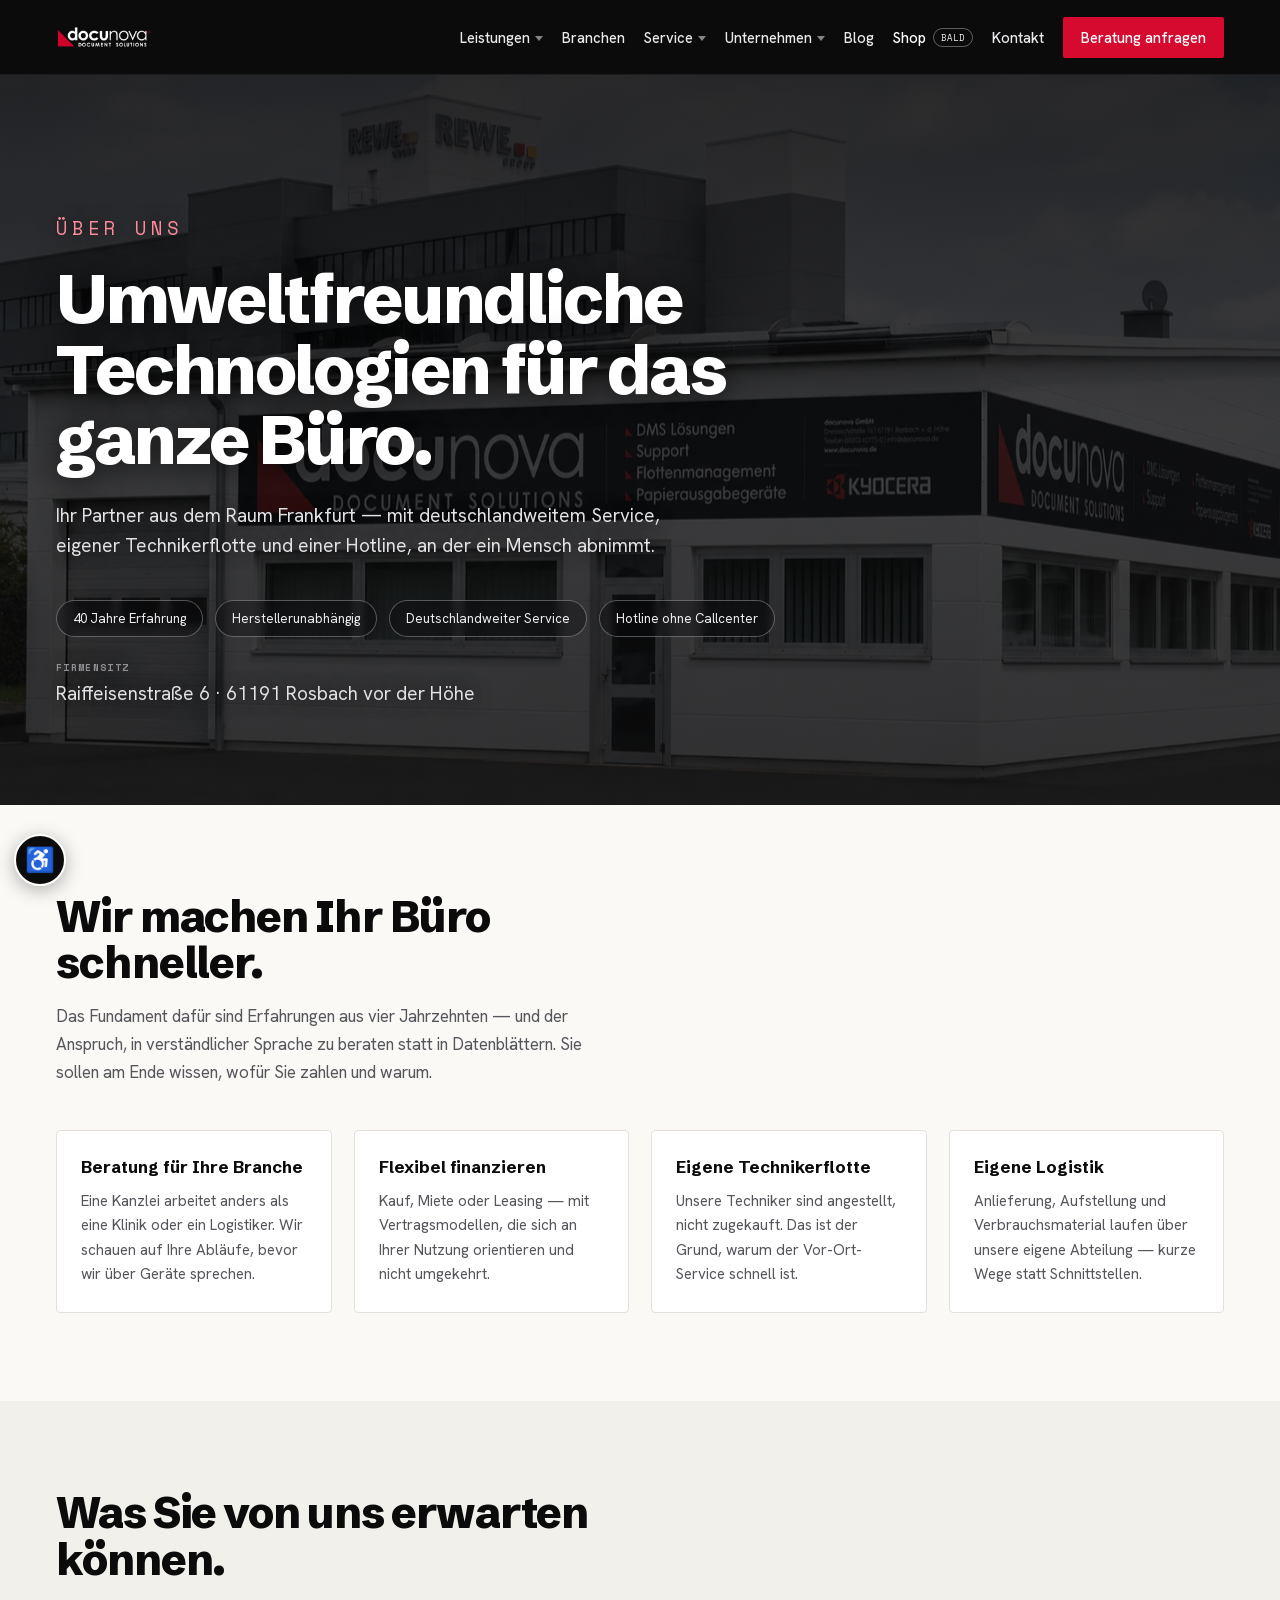
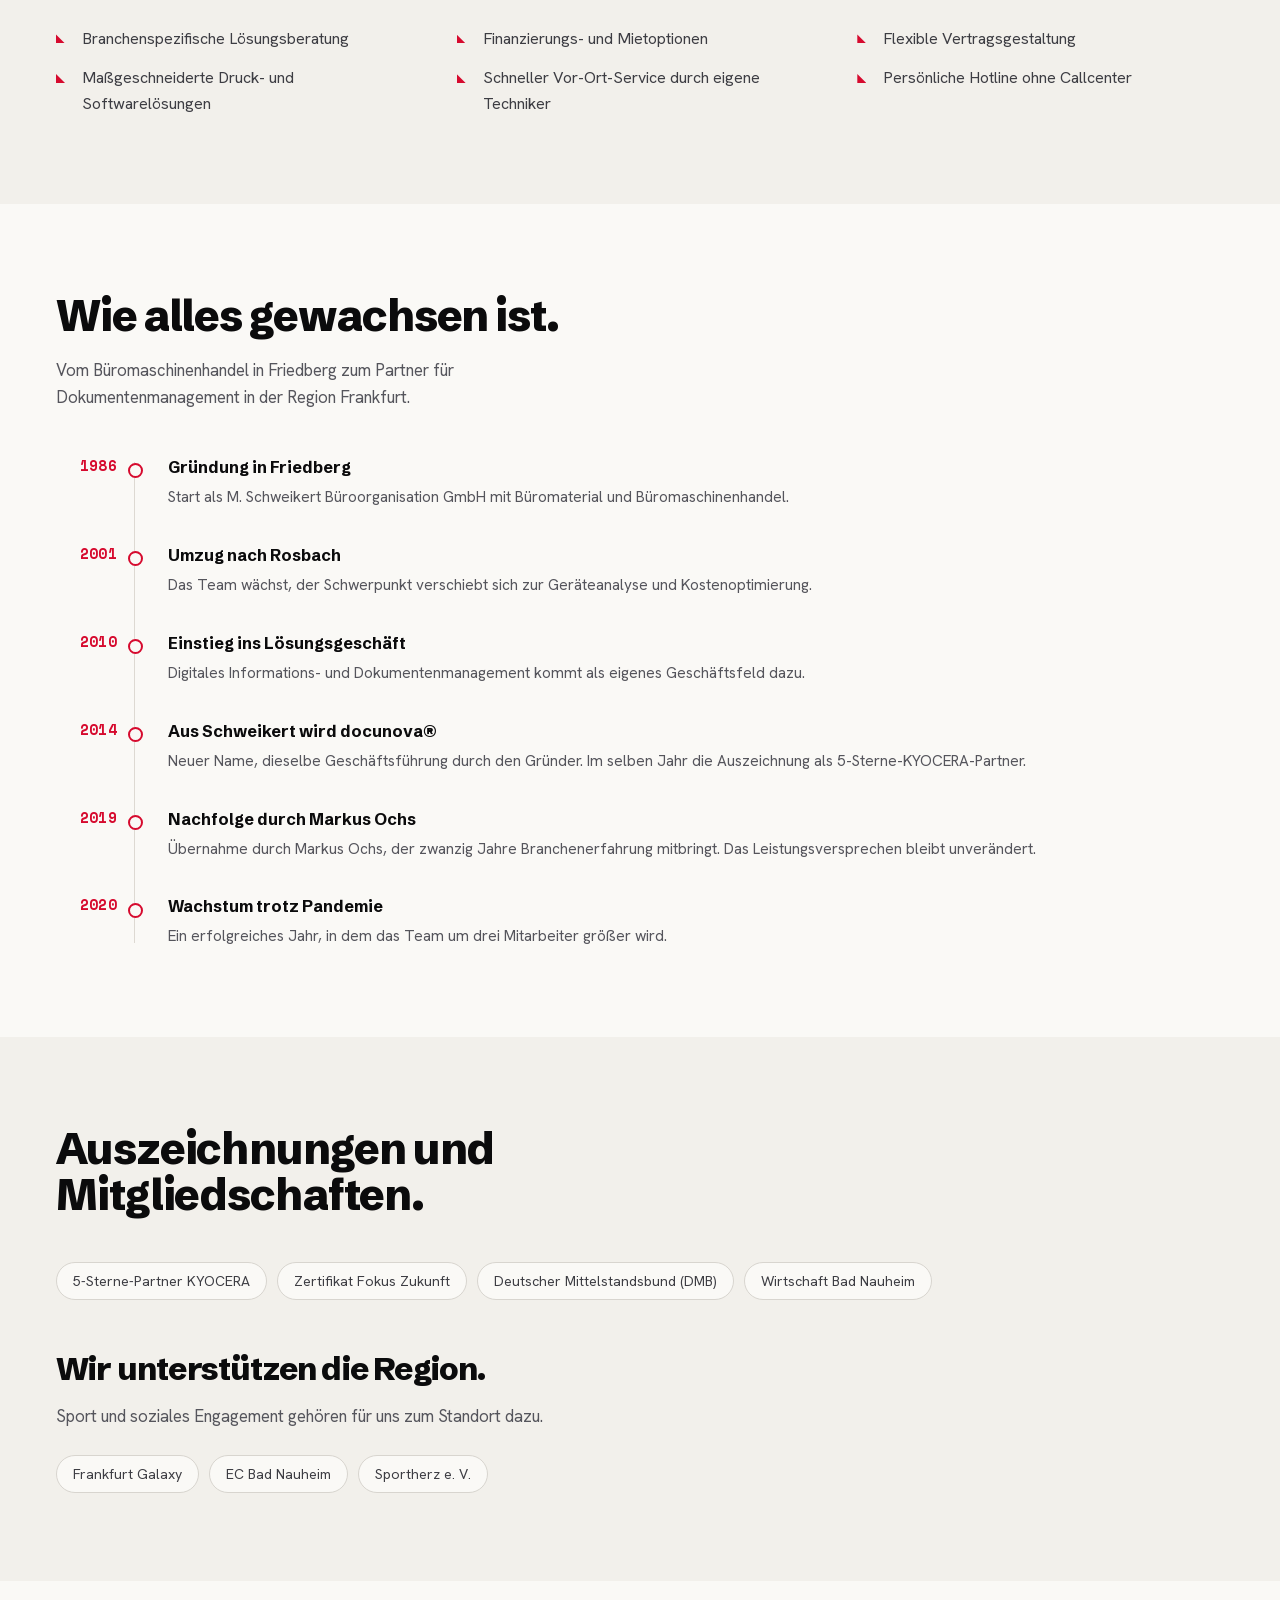
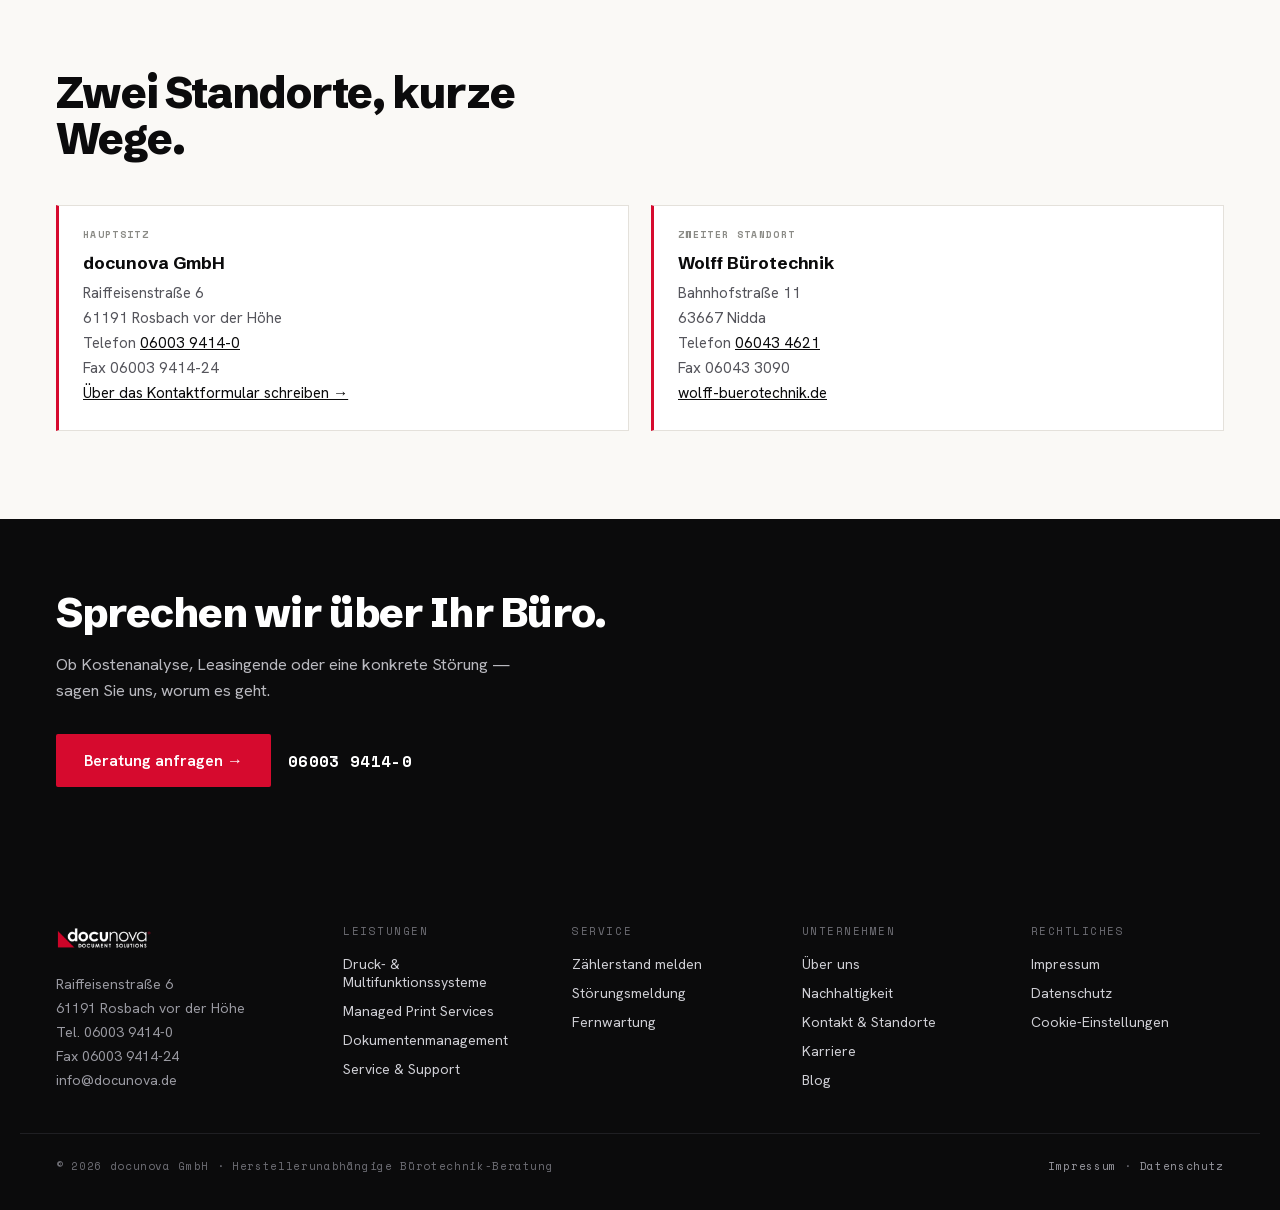
<file: ueber.html>
<!DOCTYPE html>
<html lang="de">
<head>
<meta charset="utf-8">
<meta name="viewport" content="width=device-width, initial-scale=1">
<title>Über uns — docunova GmbH</title>
<meta name="description" content="Seit 1986 Bürotechnik aus Rosbach vor der Höhe: Geschichte, Werte und Team der docunova GmbH — herstellerunabhängig, deutschlandweiter Service, persönliche Hotline.">
<link rel="canonical" href="https://docunova.de/ueber.html">
<link rel="icon" href="favicon.svg" type="image/svg+xml">
<link rel="stylesheet" href="fonts-site.css">
<link rel="stylesheet" href="site.css?v=20260729-2">
<script>
(function(){
  try{
    var s = JSON.parse(localStorage.getItem('dn-a11y') || '{}');
    var h = document.documentElement;
    if(s.bigtext) h.classList.add('a11y-bigtext');
    if(s.contrast) h.classList.add('a11y-contrast');
    if(s.gray) h.classList.add('a11y-gray');
    if(s.noanim) h.classList.add('a11y-noanim');
  }catch(e){}
  if(localStorage.getItem('dn-view') === 'chat') document.documentElement.classList.add('view-chat');
  if(new URLSearchParams(location.search).has('embed')) document.documentElement.classList.add('embedded');
})();
</script>
<style>
  :root{
    --paper:#FAF9F6;
    --soft:#F2F0EB;
    --mono:'Space Mono',ui-monospace,monospace;
  }
  *{box-sizing:border-box}
  body{margin:0;font-family:'Hanken Grotesk',sans-serif;background:var(--paper);color:#0B0B0C;-webkit-font-smoothing:antialiased;overflow-x:hidden}

  /* Kopfbereich mit Firmengebäude */
  .ub-hero{position:relative;background:#0B0B0C;color:#fff;overflow:hidden;padding:112px 0 96px}
  .ub-hero .bg{position:absolute;inset:0;background:url('docu3.webp') center 58%/cover no-repeat;opacity:.5;filter:grayscale(.2) contrast(1.04)}
  .ub-hero .veil{position:absolute;inset:0;background:linear-gradient(180deg,rgba(11,11,12,.72) 0%,rgba(11,11,12,.5) 48%,rgba(11,11,12,.62) 100%)}
  .ub-hero .wrap{position:relative;z-index:2}
  .ub-hero .eyebrow{color:#ff8a9c;margin-bottom:20px}
  .ub-hero h1{font-family:'Schibsted Grotesk',sans-serif;font-weight:800;font-size:clamp(2.4rem,5.4vw,4.4rem);line-height:1.02;letter-spacing:-.035em;margin:0;max-width:16ch;text-shadow:0 2px 30px rgba(0,0,0,.72)}
  .ub-hero p{font-size:clamp(1rem,1.5vw,1.19rem);line-height:1.6;color:#e2e1e4;max-width:56ch;margin:26px 0 0;text-shadow:0 1px 18px rgba(0,0,0,.7)}
  .ub-facts{display:flex;flex-wrap:wrap;gap:12px;margin:38px 0 0}
  .ub-fact{border:1px solid rgba(255,255,255,.3);background:rgba(11,11,12,.35);-webkit-backdrop-filter:blur(3px);backdrop-filter:blur(3px);border-radius:999px;padding:9px 16px;font-size:.82rem;color:#f0eff1}
  .ub-caption{position:relative;z-index:2;margin:46px 0 0;font-size:.88rem;line-height:1.6;color:#c5c4c8;text-shadow:0 1px 14px rgba(0,0,0,.7)}
  .ub-caption .lbl{font:600 .6rem/1 var(--mono);letter-spacing:.14em;text-transform:uppercase;color:#918f95;display:block;margin-bottom:6px}

  /* Abschnitte */
  .ub-sec{padding:88px 0}
  .ub-sec.soft{background:var(--soft)}
  .ub-head{max-width:62ch;margin:0 0 44px}
  .ub-head h2{font-family:'Schibsted Grotesk',sans-serif;font-weight:800;font-size:clamp(1.9rem,3.4vw,2.9rem);line-height:1.06;letter-spacing:-.025em;margin:0}
  .ub-head p{font-size:1.05rem;line-height:1.65;color:#55555c;margin:18px 0 0}

  .ub-grid{display:grid;grid-template-columns:repeat(auto-fit,minmax(250px,1fr));gap:22px}
  .ub-card{background:#fff;border:1px solid #e4e1db;border-radius:4px;padding:26px 24px}
  .ub-sec.soft .ub-card{background:var(--paper)}
  .ub-card h3{font-family:'Schibsted Grotesk',sans-serif;font-weight:700;font-size:1.05rem;line-height:1.3;margin:0 0 10px}
  .ub-card p{font-size:.95rem;line-height:1.6;color:#55555c;margin:0}

  .ub-list{list-style:none;padding:0;margin:0;display:grid;grid-template-columns:repeat(auto-fit,minmax(280px,1fr));gap:14px 34px}
  .ub-list li{position:relative;padding-left:26px;font-size:1rem;line-height:1.6;color:#3d3d43}
  .ub-list li::before{content:'';position:absolute;left:0;top:.55em;width:9px;height:9px;background:#D60A2E;clip-path:polygon(0 0,0 100%,100% 100%)}

  /* Zeitleiste */
  .ub-time{list-style:none;padding:0;margin:0;position:relative}
  .ub-time::before{content:'';position:absolute;left:78px;top:6px;bottom:6px;width:1px;background:#ddd9d2}
  .ub-tl{position:relative;display:grid;grid-template-columns:78px 1fr;gap:0 34px;padding:0 0 34px}
  .ub-tl:last-child{padding-bottom:0}
  .ub-year{font:700 .92rem/1.4 var(--mono);letter-spacing:.02em;color:#D60A2E;text-align:right;padding-right:17px}
  .ub-tl .txt{position:relative}
  .ub-tl .txt::before{content:'';position:absolute;left:-40px;top:.45em;width:11px;height:11px;border-radius:50%;background:var(--paper);border:2px solid #D60A2E}
  .ub-sec.soft .ub-tl .txt::before{background:var(--soft)}
  .ub-tl h3{font-family:'Schibsted Grotesk',sans-serif;font-weight:700;font-size:1.02rem;line-height:1.35;margin:0 0 7px}
  .ub-tl p{font-size:.96rem;line-height:1.62;color:#55555c;margin:0}

  /* Auszeichnungen */
  .ub-tags{display:flex;flex-wrap:wrap;gap:10px;margin:0}
  .ub-tag{border:1px solid #d8d5cf;border-radius:999px;padding:9px 16px;font-size:.88rem;color:#3d3d43;background:#fff}
  .ub-sec.soft .ub-tag{background:var(--paper)}

  /* Standorte */
  .ub-loc{display:grid;grid-template-columns:repeat(auto-fit,minmax(280px,1fr));gap:22px}
  .ub-loc .box{border:1px solid #e4e1db;border-left:3px solid #D60A2E;background:#fff;padding:24px}
  .ub-sec.soft .ub-loc .box{background:var(--paper)}
  .ub-loc .box .lbl{font:600 .6rem/1 var(--mono);letter-spacing:.14em;text-transform:uppercase;color:#8b8b86;display:block;margin-bottom:12px}
  .ub-loc .box strong{font-family:'Schibsted Grotesk',sans-serif;font-size:1.08rem;display:block;margin-bottom:8px}
  .ub-loc .box p{font-size:.95rem;line-height:1.65;color:#55555c;margin:0}
  .ub-loc .box a{color:#0B0B0C}

  /* Abschluss */
  .ub-cta{background:#0B0B0C;color:#fff;padding:72px 0}
  .ub-cta h2{font-family:'Schibsted Grotesk',sans-serif;font-weight:800;font-size:clamp(1.8rem,3.2vw,2.6rem);line-height:1.08;letter-spacing:-.025em;margin:0 0 16px}
  .ub-cta p{font-size:1.03rem;line-height:1.6;color:#b9b9bf;max-width:52ch;margin:0 0 30px}
  .ub-cta .row{display:flex;flex-wrap:wrap;gap:13px;align-items:center}
  .ub-cta .tel{font:700 1rem/1 var(--mono);color:#fff;text-decoration:none;letter-spacing:.02em;padding:14px 4px}

  @media (max-width:640px){
    .ub-hero{padding:76px 0 64px}
    .ub-sec{padding:60px 0}
    .ub-time::before{left:0}
    .ub-tl{grid-template-columns:1fr;gap:6px}
    .ub-year{text-align:left;padding-right:0;padding-left:24px}
    .ub-tl .txt{padding-left:24px}
    .ub-tl .txt::before{left:-5px}
  }
</style>
</head>
<body>
<a class="skip-link" href="#main">Zum Inhalt springen</a>

<div class="a11y-fab">
  <button type="button" id="a11yBtn" aria-expanded="false" aria-controls="a11yPanel" aria-label="Barrierefreiheits-Einstellungen öffnen">&#9855;</button>
  <div class="a11y-panel" id="a11yPanel" role="group" aria-label="Barrierefreiheits-Einstellungen">
    <h2>Barrierefreiheit</h2>
    <button type="button" data-a11y="bigtext" aria-pressed="false">Große Schrift <span class="state">Aus</span></button>
    <button type="button" data-a11y="contrast" aria-pressed="false">Hoher Kontrast <span class="state">Aus</span></button>
    <button type="button" data-a11y="gray" aria-pressed="false">Graustufen <span class="state">Aus</span></button>
    <button type="button" data-a11y="noanim" aria-pressed="false">Animationen stoppen <span class="state">Aus</span></button>
  </div>
</div>

<div class="modal" id="modal" hidden>
  <div class="modal-backdrop" data-close></div>
  <div class="modal-box" role="dialog" aria-modal="true" aria-labelledby="modalTitle">
    <div class="modal-head">
      <span class="t" id="modalTitle">Dialog</span>
      <span class="acts">
        <a class="ext" id="modalExt" href="#" target="_blank" rel="noopener">In neuem Tab öffnen ↗</a>
        <button type="button" data-close aria-label="Dialog schließen">&#10005;</button>
      </span>
    </div>
    <iframe id="modalFrame" title="Dialog-Inhalt" src="about:blank"></iframe>
  </div>
</div>

<header class="site chrome-classic">
  <div class="nav-bar">
    <a href="index.html" aria-label="docunova Startseite"><img src="logo.png" width="300" height="94" alt="docunova — Document Solutions" style="height:30px;width:auto;display:block"></a>
    <nav class="nav-desk" aria-label="Hauptnavigation">
      <div class="nav-item">
        <a href="index.html#leistungen">Leistungen</a>
        <div class="dropdown"><div class="dropdown-inner">
          <a href="index.html#leistungen-druck">Druck- &amp; Multifunktionssysteme</a>
          <a href="index.html#leistungen-mps">Managed Print Services</a>
          <a href="index.html#leistungen-dms">Dokumentenmanagement (DMS)</a>
          <a href="service.html">Service &amp; Support</a>
        </div></div>
      </div>
      <a href="index.html#branchen">Branchen</a>
      <div class="nav-item">
        <a href="service.html">Service</a>
        <div class="dropdown"><div class="dropdown-inner">
          <a href="service.html">Service &amp; Support</a>
          <a href="zaehlerstand.html">Zählerstand melden</a>
          <a href="stoerung1.html">Störungsmeldung</a>
          <a href="https://www.teamviewer.com/de/download/windows/" target="_blank" rel="noopener">Fernwartung (TeamViewer)</a>
        </div></div>
      </div>
      <div class="nav-item">
        <a href="ueber.html">Unternehmen</a>
        <div class="dropdown"><div class="dropdown-inner">
          <a href="ueber.html">Über uns</a>
          <a href="index.html#nachhaltigkeit">Nachhaltigkeit</a>
          <a href="kontakt.html#standorte">Standorte</a>
          <a href="karriere.html">Karriere</a>
        </div></div>
      </div>
      <a href="blog.html">Blog</a>
      <a href="shop.html">Shop<span class="shop-badge">bald</span></a>
      <a href="kontakt.html">Kontakt</a>
      <a class="nav-cta" href="kontakt.html" data-modal="kontakt.html?embed=1" data-modal-title="Beratung anfragen">Beratung anfragen</a>
    </nav>
    <button class="burger" type="button" aria-expanded="false" aria-controls="navMobile" aria-label="Menü öffnen">
      <span></span><span></span><span></span>
    </button>
  </div>
  <nav class="nav-mobile" id="navMobile" aria-label="Mobile Navigation">
    <div class="group">LEISTUNGEN</div>
    <a href="index.html#leistungen-druck">Druck- &amp; Multifunktionssysteme</a>
    <a href="index.html#leistungen-mps">Managed Print Services</a>
    <a href="index.html#leistungen-dms">Dokumentenmanagement (DMS)</a>
    <a href="service.html">Service &amp; Support</a>
    <a class="big" href="index.html#branchen">Branchen</a>
    <div class="group">SERVICE</div>
    <a href="zaehlerstand.html">Zählerstand melden</a>
    <a href="stoerung1.html">Störungsmeldung</a>
    <a href="https://www.teamviewer.com/de/download/windows/" target="_blank" rel="noopener">Fernwartung (TeamViewer)</a>
    <div class="group">UNTERNEHMEN</div>
    <a href="ueber.html">Über uns</a>
    <a href="index.html#nachhaltigkeit">Nachhaltigkeit</a>
    <a href="kontakt.html#standorte">Standorte</a>
    <a href="karriere.html">Karriere</a>
    <a class="big" href="blog.html">Blog</a>
    <a class="big" href="shop.html">Shop <span class="shop-badge">bald</span></a>
    <a class="big" href="kontakt.html">Kontakt</a>
    <a class="cta" href="kontakt.html">Beratung anfragen →</a>
  </nav>
</header>

<header class="chat-top chrome-chat">
  <div class="chat-top-in">
    <a class="chat-wordmark" href="index.html" aria-label="Zurück zum docunova Concierge">
      <svg viewBox="0 0 26 26" aria-hidden="true"><polygon points="0,0 0,26 26,26" fill="#E30613"/></svg>
      <span class="wm-text">
        <span class="wm-name">docunova</span>
        <span class="wm-sub">Document Solutions</span>
      </span>
    </a>
    <div class="chat-top-right">
      <a class="chat-alt" href="index.html">Alles im Überblick →</a>
      <a class="chat-phone" href="tel:+4960039414-0">06003 9414-0</a>
    </div>
  </div>
</header>

<main id="main">

  <section class="ub-hero" aria-labelledby="ubTitle">
    <span class="bg" aria-hidden="true"></span>
    <span class="veil" aria-hidden="true"></span>
    <div class="wrap">
      <p class="eyebrow">Über uns</p>
      <h1 id="ubTitle">Umweltfreundliche Technologien für das ganze Büro.</h1>
      <p>Ihr Partner aus dem Raum Frankfurt — mit deutschlandweitem Service, eigener Technikerflotte und einer Hotline, an der ein Mensch abnimmt.</p>
      <div class="ub-facts">
        <span class="ub-fact">40 Jahre Erfahrung</span>
        <span class="ub-fact">Herstellerunabhängig</span>
        <span class="ub-fact">Deutschlandweiter Service</span>
        <span class="ub-fact">Hotline ohne Callcenter</span>
      </div>
      <p class="ub-caption"><span class="lbl">Firmensitz</span>Raiffeisenstraße 6 · 61191 Rosbach vor der Höhe</p>
    </div>
  </section>

  <section class="ub-sec">
    <div class="wrap">
      <div class="ub-head">
        <h2>Wir machen Ihr Büro schneller.</h2>
        <p>Das Fundament dafür sind Erfahrungen aus vier Jahrzehnten — und der Anspruch, in verständlicher Sprache zu beraten statt in Datenblättern. Sie sollen am Ende wissen, wofür Sie zahlen und warum.</p>
      </div>
      <div class="ub-grid">
        <div class="ub-card">
          <h3>Beratung für Ihre Branche</h3>
          <p>Eine Kanzlei arbeitet anders als eine Klinik oder ein Logistiker. Wir schauen auf Ihre Abläufe, bevor wir über Geräte sprechen.</p>
        </div>
        <div class="ub-card">
          <h3>Flexibel finanzieren</h3>
          <p>Kauf, Miete oder Leasing — mit Vertragsmodellen, die sich an Ihrer Nutzung orientieren und nicht umgekehrt.</p>
        </div>
        <div class="ub-card">
          <h3>Eigene Technikerflotte</h3>
          <p>Unsere Techniker sind angestellt, nicht zugekauft. Das ist der Grund, warum der Vor-Ort-Service schnell ist.</p>
        </div>
        <div class="ub-card">
          <h3>Eigene Logistik</h3>
          <p>Anlieferung, Aufstellung und Verbrauchsmaterial laufen über unsere eigene Abteilung — kurze Wege statt Schnittstellen.</p>
        </div>
      </div>
    </div>
  </section>

  <section class="ub-sec soft">
    <div class="wrap">
      <div class="ub-head">
        <h2>Was Sie von uns erwarten können.</h2>
      </div>
      <ul class="ub-list">
        <li>Branchenspezifische Lösungsberatung</li>
        <li>Finanzierungs- und Mietoptionen</li>
        <li>Flexible Vertragsgestaltung</li>
        <li>Maßgeschneiderte Druck- und Softwarelösungen</li>
        <li>Schneller Vor-Ort-Service durch eigene Techniker</li>
        <li>Persönliche Hotline ohne Callcenter</li>
      </ul>
    </div>
  </section>

  <section class="ub-sec">
    <div class="wrap">
      <div class="ub-head">
        <h2>Wie alles gewachsen ist.</h2>
        <p>Vom Büromaschinenhandel in Friedberg zum Partner für Dokumentenmanagement in der Region Frankfurt.</p>
      </div>
      <ol class="ub-time">
        <li class="ub-tl">
          <span class="ub-year">1986</span>
          <div class="txt">
            <h3>Gründung in Friedberg</h3>
            <p>Start als M. Schweikert Büroorganisation GmbH mit Büromaterial und Büromaschinenhandel.</p>
          </div>
        </li>
        <li class="ub-tl">
          <span class="ub-year">2001</span>
          <div class="txt">
            <h3>Umzug nach Rosbach</h3>
            <p>Das Team wächst, der Schwerpunkt verschiebt sich zur Geräteanalyse und Kostenoptimierung.</p>
          </div>
        </li>
        <li class="ub-tl">
          <span class="ub-year">2010</span>
          <div class="txt">
            <h3>Einstieg ins Lösungsgeschäft</h3>
            <p>Digitales Informations- und Dokumentenmanagement kommt als eigenes Geschäftsfeld dazu.</p>
          </div>
        </li>
        <li class="ub-tl">
          <span class="ub-year">2014</span>
          <div class="txt">
            <h3>Aus Schweikert wird docunova®</h3>
            <p>Neuer Name, dieselbe Geschäftsführung durch den Gründer. Im selben Jahr die Auszeichnung als 5-Sterne-KYOCERA-Partner.</p>
          </div>
        </li>
        <li class="ub-tl">
          <span class="ub-year">2019</span>
          <div class="txt">
            <h3>Nachfolge durch Markus Ochs</h3>
            <p>Übernahme durch Markus Ochs, der zwanzig Jahre Branchenerfahrung mitbringt. Das Leistungsversprechen bleibt unverändert.</p>
          </div>
        </li>
        <li class="ub-tl">
          <span class="ub-year">2020</span>
          <div class="txt">
            <h3>Wachstum trotz Pandemie</h3>
            <p>Ein erfolgreiches Jahr, in dem das Team um drei Mitarbeiter größer wird.</p>
          </div>
        </li>
      </ol>
    </div>
  </section>

  <section class="ub-sec soft">
    <div class="wrap">
      <div class="ub-head">
        <h2>Auszeichnungen und Mitgliedschaften.</h2>
      </div>
      <div class="ub-tags">
        <span class="ub-tag">5-Sterne-Partner KYOCERA</span>
        <span class="ub-tag">Zertifikat Fokus Zukunft</span>
        <span class="ub-tag">Deutscher Mittelstandsbund (DMB)</span>
        <span class="ub-tag">Wirtschaft Bad Nauheim</span>
      </div>
      <div class="ub-head" style="margin:52px 0 24px">
        <h2 style="font-size:clamp(1.5rem,2.6vw,2rem)">Wir unterstützen die Region.</h2>
        <p>Sport und soziales Engagement gehören für uns zum Standort dazu.</p>
      </div>
      <div class="ub-tags">
        <span class="ub-tag">Frankfurt Galaxy</span>
        <span class="ub-tag">EC Bad Nauheim</span>
        <span class="ub-tag">Sportherz e.&nbsp;V.</span>
      </div>
    </div>
  </section>

  <section class="ub-sec" id="standorte">
    <div class="wrap">
      <div class="ub-head">
        <h2>Zwei Standorte, kurze Wege.</h2>
      </div>
      <div class="ub-loc">
        <div class="box">
          <span class="lbl">Hauptsitz</span>
          <strong>docunova GmbH</strong>
          <p>Raiffeisenstraße 6<br>61191 Rosbach vor der Höhe<br>
          Telefon <a href="tel:+4960039414-0">06003 9414-0</a><br>
          Fax 06003 9414-24<br>
          <a href="kontakt.html" data-modal="kontakt.html?embed=1" data-modal-title="Kontakt aufnehmen">Über das Kontaktformular schreiben →</a></p>
        </div>
        <div class="box">
          <span class="lbl">Zweiter Standort</span>
          <strong>Wolff Bürotechnik</strong>
          <p>Bahnhofstraße 11<br>63667 Nidda<br>
          Telefon <a href="tel:+4960434621">06043 4621</a><br>
          Fax 06043 3090<br>
          <a href="https://www.wolff-buerotechnik.de/" target="_blank" rel="noopener">wolff-buerotechnik.de</a></p>
        </div>
      </div>
    </div>
  </section>

  <section class="ub-cta">
    <div class="wrap">
      <h2>Sprechen wir über Ihr Büro.</h2>
      <p>Ob Kostenanalyse, Leasingende oder eine konkrete Störung — sagen Sie uns, worum es geht.</p>
      <div class="row">
        <a class="btn" href="kontakt.html" data-modal="kontakt.html?embed=1" data-modal-title="Beratung anfragen">Beratung anfragen →</a>
        <a class="tel" href="tel:+4960039414-0">06003 9414-0</a>
      </div>
    </div>
  </section>

</main>

<footer class="site chrome-classic">
  <div class="wrap foot-grid">
    <div class="foot-col">
      <img src="logo.png" width="300" height="94" alt="docunova — Document Solutions" style="height:30px;width:auto;display:block;margin-bottom:20px">
      <p class="foot-addr">Raiffeisenstraße 6<br>61191 Rosbach vor der Höhe<br>
      Tel. <a href="tel:+4960039414-0">06003 9414-0</a><br>
      Fax 06003 9414-24<br>
      <a href="mailto:info@docunova.de">info@docunova.de</a></p>
    </div>
    <div class="foot-col">
      <div class="head">LEISTUNGEN</div>
      <nav aria-label="Footer Leistungen">
        <a href="index.html#leistungen-druck">Druck- &amp; Multifunktionssysteme</a>
        <a href="index.html#leistungen-mps">Managed Print Services</a>
        <a href="index.html#leistungen-dms">Dokumentenmanagement</a>
        <a href="service.html">Service &amp; Support</a>
      </nav>
    </div>
    <div class="foot-col">
      <div class="head">SERVICE</div>
      <nav aria-label="Footer Service">
        <a href="zaehlerstand.html">Zählerstand melden</a>
        <a href="stoerung1.html">Störungsmeldung</a>
        <a href="https://www.teamviewer.com/de/download/windows/" target="_blank" rel="noopener">Fernwartung</a>
      </nav>
    </div>
    <div class="foot-col">
      <div class="head">UNTERNEHMEN</div>
      <nav aria-label="Footer Unternehmen">
        <a href="ueber.html">Über uns</a>
        <a href="index.html#nachhaltigkeit">Nachhaltigkeit</a>
        <a href="kontakt.html">Kontakt &amp; Standorte</a>
        <a href="karriere.html">Karriere</a>
        <a href="blog.html">Blog</a>
      </nav>
    </div>
    <div class="foot-col">
      <div class="head">RECHTLICHES</div>
      <nav aria-label="Footer Rechtliches">
        <a href="impressum.html" data-modal="impressum.html?embed=1" data-modal-title="Impressum">Impressum</a>
        <a href="datenschutz.html" data-modal="datenschutz.html?embed=1" data-modal-title="Datenschutzerklärung">Datenschutz</a>
        <a href="index.html?consent=1#cookie-einstellungen">Cookie-Einstellungen</a>
      </nav>
    </div>
  </div>
  <div class="foot-base">
    <span>© 2026 docunova GmbH · Herstellerunabhängige Bürotechnik-Beratung</span>
    <span><a href="impressum.html" data-modal="impressum.html?embed=1" data-modal-title="Impressum">Impressum</a> · <a href="datenschutz.html" data-modal="datenschutz.html?embed=1" data-modal-title="Datenschutzerklärung">Datenschutz</a></span>
  </div>
</footer>

<footer class="chat-foot chrome-chat">
  <div class="chat-foot-in">
    <div class="cf-col">
      <div class="cf-wm"><svg viewBox="0 0 26 26" aria-hidden="true"><polygon points="0,0 0,26 26,26" fill="#E30613"/></svg><b>docunova</b></div>
      <p>Raiffeisenstraße 6<br>61191 Rosbach vor der Höhe<br>
      Fon 06003 9414-0<br>Fax 06003 9414-24<br>
      <a href="mailto:info@docunova.de">info@docunova.de</a></p>
    </div>
    <div class="cf-col">
      <div class="cf-h">Service</div>
      <a href="zaehlerstand.html">Zählerstand erfassen</a>
      <a href="stoerung1.html">Störung melden</a>
      <a href="https://www.teamviewer.com/de/download/windows/" target="_blank" rel="noopener">TeamViewer Fernwartung</a>
    </div>
    <div class="cf-col">
      <div class="cf-h">Standorte</div>
      <p>Rosbach v. d. Höhe<br>Nidda — Wolff Bürotechnik</p>
      <p style="margin-top:8px">Deutschlandweiter Service,<br>Ansprechpartner vor Ort.</p>
    </div>
    <div class="cf-col">
      <div class="cf-h">Unternehmen</div>
      <a href="karriere.html">Karriere</a>
      <a href="kontakt.html">Kontakt</a>
      <a href="index.html">Zurück zum Concierge</a>
    </div>
  </div>
  <div class="chat-foot-base">
    <span>© 2026 docunova GmbH · Wir für Ihr Büro — seit 1986</span>
    <nav>
      <a href="impressum.html">Impressum</a>
      <a href="datenschutz.html">Datenschutz</a>
      <a href="index.html?consent=1#cookie-einstellungen">Cookie-Einstellungen</a>
    </nav>
  </div>
</footer>

<script src="site.js?v=20260729-3"></script>

</body>
</html>
</file>
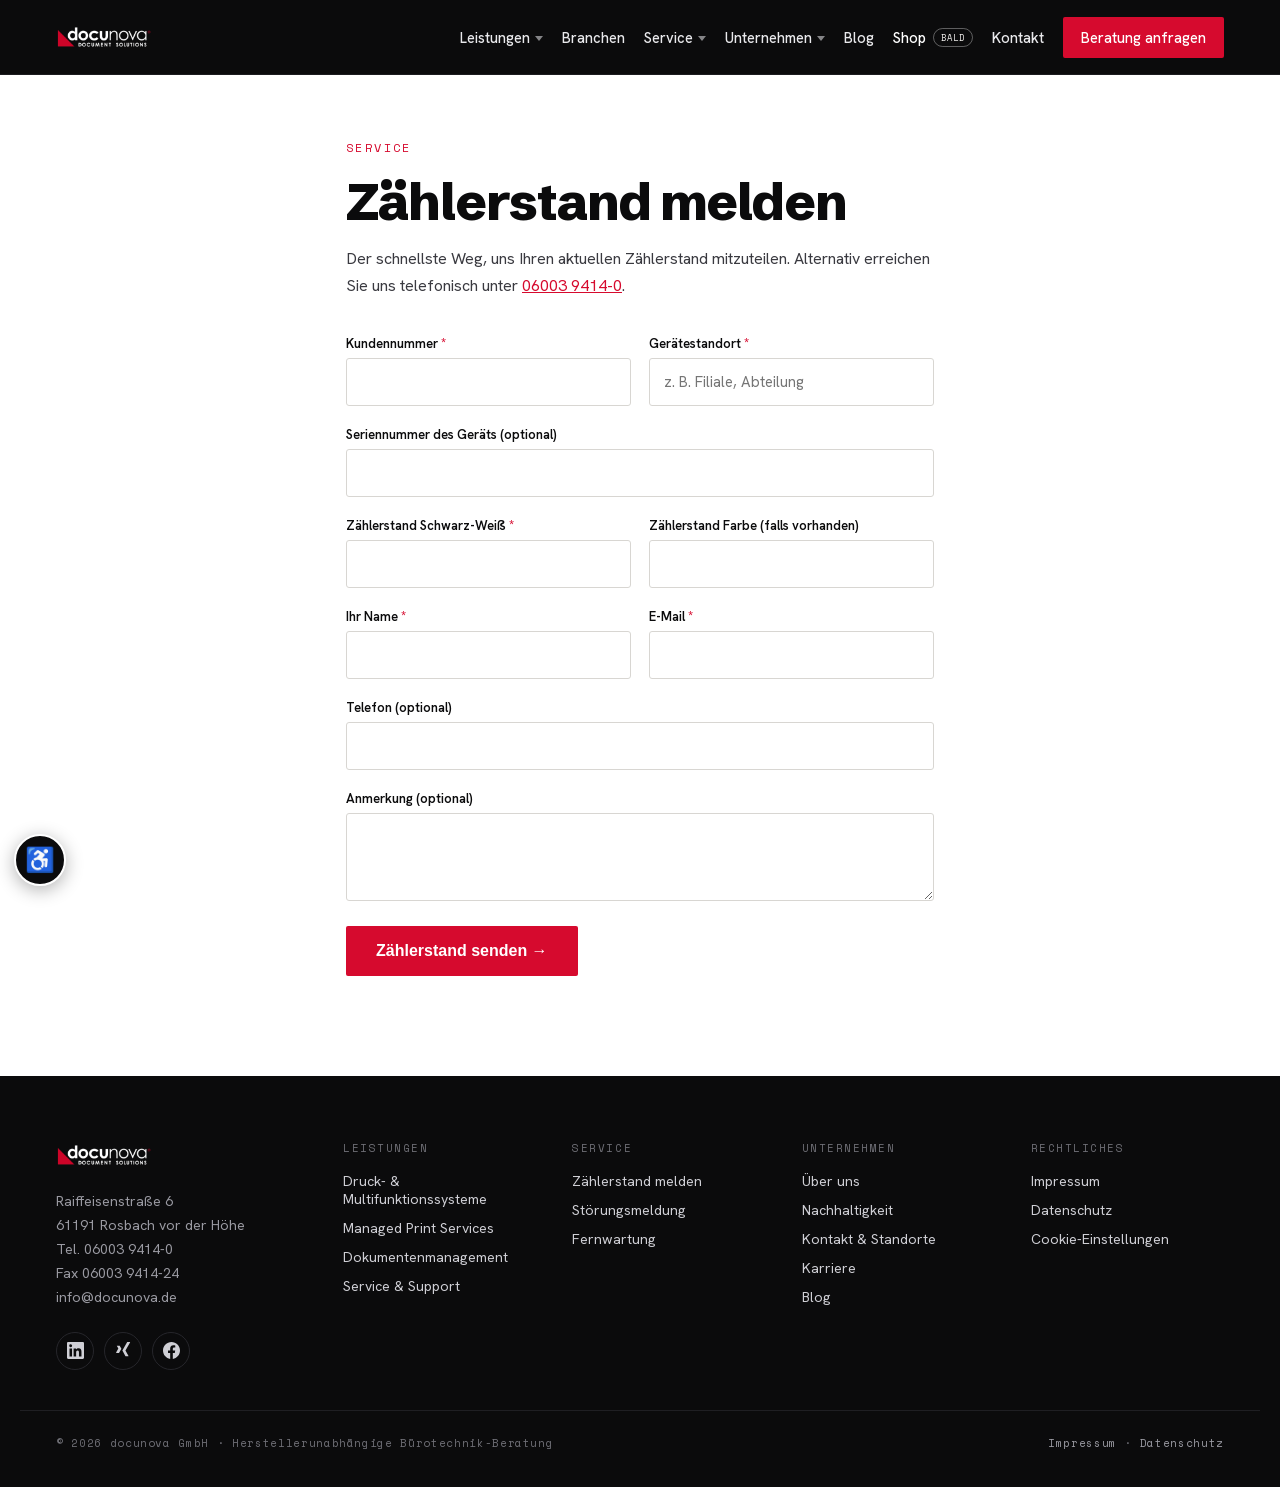
<file: zaehlerstand.html>
<!DOCTYPE html>
<html lang="de">
<head>
<meta charset="utf-8">
<meta name="viewport" content="width=device-width, initial-scale=1">
<title>Zählerstand melden — docunova GmbH</title>
<meta name="description" content="Zählerstände Ihrer Druck- und Multifunktionssysteme direkt an docunova übermitteln.">
<meta name="robots" content="noindex,follow">
<link rel="canonical" href="https://docunova.de/zaehlerstand.html">
<link rel="icon" href="favicon.svg" type="image/svg+xml">
<link rel="stylesheet" href="fonts-site.css">
<link rel="stylesheet" href="site.css?v=20260729-2">
<script>
(function(){
  try{
    var s = JSON.parse(localStorage.getItem('dn-a11y') || '{}');
    var h = document.documentElement;
    if(s.bigtext) h.classList.add('a11y-bigtext');
    if(s.contrast) h.classList.add('a11y-contrast');
    if(s.gray) h.classList.add('a11y-gray');
    if(s.noanim) h.classList.add('a11y-noanim');
  }catch(e){}
  if(localStorage.getItem('dn-view') === 'chat') document.documentElement.classList.add('view-chat');
  if(new URLSearchParams(location.search).has('embed')) document.documentElement.classList.add('embedded');
})();
</script>
<style>
  *{box-sizing:border-box}
  body{margin:0;font-family:'Hanken Grotesk',sans-serif;background:#fff;color:#0B0B0C;-webkit-font-smoothing:antialiased;overflow-x:hidden}
  h1{font-family:'Schibsted Grotesk',sans-serif;font-weight:800;font-size:clamp(32px,5vw,52px);line-height:1.05;letter-spacing:-.02em;margin:0 0 14px;overflow-wrap:break-word}
  p{font-size:16px;line-height:1.65;color:#55555c}
  .eyebrow{font-family:'Space Mono',monospace;font-size:12px;letter-spacing:.2em;text-transform:uppercase;color:#D60A2E;margin-bottom:18px}
  label{display:block;font-size:13px;font-weight:600;margin:0 0 6px}
  .req{color:#D60A2E}
  input,select,textarea{width:100%;font-family:'Hanken Grotesk',sans-serif;font-size:15px;padding:13px 14px;border:1px solid #d8d6d2;border-radius:3px;background:#fff;color:#0B0B0C}
  input:focus,select:focus,textarea:focus{outline:none;border-color:#D60A2E}
  .field{margin-bottom:20px}
  .row2{display:grid;grid-template-columns:1fr 1fr;gap:18px}
  @media (max-width:560px){.row2{grid-template-columns:1fr}}
  button[type=submit]{background:#D60A2E;color:#fff;font-weight:700;font-size:16px;padding:16px 30px;border:none;border-radius:2px;cursor:pointer}
  button[type=submit]:hover{background:#b00824}
  button[type=submit]:disabled{opacity:.6;cursor:default}
  #msg{margin-top:18px;font-size:14px;padding:14px 16px;border-radius:3px;display:none}
  #msg.ok{display:block;background:#e8f5ea;color:#256a35}
  #msg.err{display:block;background:#fbe9ea;color:#b00824}
</style>
</head>
<body>
<a class="skip-link" href="#main">Zum Inhalt springen</a>

<div class="a11y-fab">
  <button type="button" id="a11yBtn" aria-expanded="false" aria-controls="a11yPanel" aria-label="Barrierefreiheits-Einstellungen öffnen">&#9855;</button>
  <div class="a11y-panel" id="a11yPanel" role="group" aria-label="Barrierefreiheits-Einstellungen">
    <h2>Barrierefreiheit</h2>
    <button type="button" data-a11y="bigtext" aria-pressed="false">Große Schrift <span class="state">Aus</span></button>
    <button type="button" data-a11y="contrast" aria-pressed="false">Hoher Kontrast <span class="state">Aus</span></button>
    <button type="button" data-a11y="gray" aria-pressed="false">Graustufen <span class="state">Aus</span></button>
    <button type="button" data-a11y="noanim" aria-pressed="false">Animationen stoppen <span class="state">Aus</span></button>
  </div>
</div>

<div class="modal" id="modal" hidden>
  <div class="modal-backdrop" data-close></div>
  <div class="modal-box" role="dialog" aria-modal="true" aria-labelledby="modalTitle">
    <div class="modal-head">
      <span class="t" id="modalTitle">Dialog</span>
      <span class="acts">
        <a class="ext" id="modalExt" href="#" target="_blank" rel="noopener">In neuem Tab öffnen ↗</a>
        <button type="button" data-close aria-label="Dialog schließen">&#10005;</button>
      </span>
    </div>
    <iframe id="modalFrame" title="Dialog-Inhalt" src="about:blank"></iframe>
  </div>
</div>


<header class="site chrome-classic">
  <div class="nav-bar">
    <a href="index.html" aria-label="docunova Startseite"><img src="logo.png" width="300" height="94" alt="docunova — Document Solutions" style="height:30px;width:auto;display:block"></a>
    <nav class="nav-desk" aria-label="Hauptnavigation">
      <div class="nav-item">
        <a href="index.html#leistungen">Leistungen</a>
        <div class="dropdown"><div class="dropdown-inner">
          <a href="index.html#leistungen-druck">Druck- &amp; Multifunktionssysteme</a>
          <a href="index.html#leistungen-mps">Managed Print Services</a>
          <a href="index.html#leistungen-dms">Dokumentenmanagement (DMS)</a>
          <a href="service.html">Service &amp; Support</a>
        </div></div>
      </div>
      <a href="index.html#branchen">Branchen</a>
      <div class="nav-item">
        <a href="service.html">Service</a>
        <div class="dropdown"><div class="dropdown-inner">
          <a href="service.html">Service &amp; Support</a>
          <a href="zaehlerstand.html">Zählerstand melden</a>
          <a href="stoerung1.html">Störungsmeldung</a>
          <a href="https://www.teamviewer.com/de/download/windows/" target="_blank" rel="noopener">Fernwartung (TeamViewer)</a>
        </div></div>
      </div>
      <div class="nav-item">
        <a href="ueber.html">Unternehmen</a>
        <div class="dropdown"><div class="dropdown-inner">
          <a href="ueber.html">Über uns</a>
          <a href="index.html#nachhaltigkeit">Nachhaltigkeit</a>
          <a href="kontakt.html#standorte">Standorte</a>
          <a href="karriere.html">Karriere</a>
        </div></div>
      </div>
      <a href="blog.html">Blog</a>
      <a href="shop.html">Shop<span class="shop-badge">bald</span></a>
      <a href="kontakt.html">Kontakt</a>
      <a class="nav-cta" href="kontakt.html" data-modal="kontakt.html?embed=1" data-modal-title="Beratung anfragen">Beratung anfragen</a>
    </nav>
    <button class="burger" type="button" aria-expanded="false" aria-controls="navMobile" aria-label="Menü öffnen">
      <span></span><span></span><span></span>
    </button>
  </div>
  <nav class="nav-mobile" id="navMobile" aria-label="Mobile Navigation">
    <div class="group">LEISTUNGEN</div>
    <a href="index.html#leistungen-druck">Druck- &amp; Multifunktionssysteme</a>
    <a href="index.html#leistungen-mps">Managed Print Services</a>
    <a href="index.html#leistungen-dms">Dokumentenmanagement (DMS)</a>
    <a href="service.html">Service &amp; Support</a>
    <a class="big" href="index.html#branchen">Branchen</a>
    <div class="group">SERVICE</div>
    <a href="zaehlerstand.html">Zählerstand melden</a>
    <a href="stoerung1.html">Störungsmeldung</a>
    <a href="https://www.teamviewer.com/de/download/windows/" target="_blank" rel="noopener">Fernwartung (TeamViewer)</a>
    <div class="group">UNTERNEHMEN</div>
    <a href="ueber.html">Über uns</a>
    <a href="index.html#nachhaltigkeit">Nachhaltigkeit</a>
    <a href="kontakt.html#standorte">Standorte</a>
    <a href="karriere.html">Karriere</a>
    <a class="big" href="blog.html">Blog</a>
    <a class="big" href="shop.html">Shop <span class="shop-badge">bald</span></a>
    <a class="big" href="kontakt.html">Kontakt</a>
    <a class="cta" href="kontakt.html">Beratung anfragen →</a>
  </nav>
</header>

<header class="chat-top chrome-chat">
  <div class="chat-top-in">
    <a class="chat-wordmark" href="index.html" aria-label="Zurück zum docunova Concierge">
      <svg viewBox="0 0 26 26" aria-hidden="true"><polygon points="0,0 0,26 26,26" fill="#E30613"/></svg>
      <span class="wm-text">
        <span class="wm-name">docunova</span>
        <span class="wm-sub">Document Solutions</span>
      </span>
    </a>
    <div class="chat-top-right">
      <a class="chat-alt" href="index.html">Alles im Überblick →</a>
      <a class="chat-phone" href="tel:+4960039414-0">06003 9414-0</a>
    </div>
  </div>
</header>

<main id="main" class="page narrow">
  <div class="eyebrow">Service</div>
  <h1>Zählerstand melden</h1>
  <p>Der schnellste Weg, uns Ihren aktuellen Zählerstand mitzuteilen. Alternativ erreichen Sie uns telefonisch unter <a href="tel:+4960039414-0" style="color:#D60A2E">06003 9414-0</a>.</p>

  <form id="zForm" style="margin-top:36px" novalidate
        data-webhook="https://n8n.docunova.de/webhook/Webseite"
        data-formular="zaehlerstand"
        data-success="Danke! Ihr Zählerstand wurde übermittelt.">
    <div class="form-hp" aria-hidden="true">
      <label for="zWebsite">Website</label>
      <input type="text" id="zWebsite" name="website" tabindex="-1" autocomplete="off" data-honeypot>
    </div>
    <div class="row2">
      <div class="field">
        <label for="kdnr">Kundennummer <span class="req">*</span></label>
        <input id="kdnr" name="kundennummer" required>
      </div>
      <div class="field">
        <label for="standort">Gerätestandort <span class="req">*</span></label>
        <input id="standort" name="standort" placeholder="z. B. Filiale, Abteilung" required>
      </div>
    </div>
    <div class="field">
      <label for="serial">Seriennummer des Geräts (optional)</label>
      <input id="serial" name="seriennummer">
    </div>
    <div class="row2">
      <div class="field">
        <label for="sw">Zählerstand Schwarz-Weiß <span class="req">*</span></label>
        <input id="sw" name="zaehlerSW" type="number" min="0" inputmode="numeric" required>
      </div>
      <div class="field">
        <label for="farbe">Zählerstand Farbe (falls vorhanden)</label>
        <input id="farbe" name="zaehlerFarbe" type="number" min="0" inputmode="numeric">
      </div>
    </div>
    <div class="row2">
      <div class="field">
        <label for="name">Ihr Name <span class="req">*</span></label>
        <input id="name" name="name" required>
      </div>
      <div class="field">
        <label for="email">E-Mail <span class="req">*</span></label>
        <input id="email" name="email" type="email" required>
      </div>
    </div>
    <div class="field">
      <label for="tel">Telefon (optional)</label>
      <input id="tel" name="telefon" type="tel">
    </div>
    <div class="field">
      <label for="notiz">Anmerkung (optional)</label>
      <textarea id="notiz" name="anmerkung" rows="3"></textarea>
    </div>
    <button type="submit" id="submitBtn">Zählerstand senden →</button>
    <div id="msg" class="msg" role="status"></div>
  </form>
</main>

<footer class="site chrome-classic">
  <div class="wrap foot-grid">
    <div class="foot-col">
      <img src="logo.png" width="300" height="94" alt="docunova — Document Solutions" style="height:30px;width:auto;display:block;margin-bottom:20px">
      <p class="foot-addr">Raiffeisenstraße 6<br>61191 Rosbach vor der Höhe<br>
      Tel. <a href="tel:+4960039414-0">06003 9414-0</a><br>
      Fax 06003 9414-24<br>
      <a href="mailto:info@docunova.de">info@docunova.de</a></p>
      <div class="social">
        <a href="https://www.linkedin.com/company/docunova-gmbh/" target="_blank" rel="noopener" aria-label="docunova bei LinkedIn"><svg viewBox="0 0 24 24" aria-hidden="true"><path d="M20.45 20.45h-3.56v-5.57c0-1.33-.03-3.04-1.85-3.04-1.86 0-2.14 1.45-2.14 2.94v5.67H9.35V9h3.41v1.56h.05c.47-.9 1.63-1.85 3.36-1.85 3.6 0 4.27 2.37 4.27 5.45v6.29zM5.34 7.43a2.07 2.07 0 1 1 0-4.13 2.07 2.07 0 0 1 0 4.13zm1.78 13.02H3.55V9h3.57v11.45zM22.22 0H1.77C.79 0 0 .77 0 1.72v20.56C0 23.23.79 24 1.77 24h20.45c.98 0 1.78-.77 1.78-1.72V1.72C24 .77 23.2 0 22.22 0z"/></svg></a>
        <a href="https://www.xing.com/pages/docunovagmbh" target="_blank" rel="noopener" aria-label="docunova bei Xing"><svg viewBox="0 0 24 24" aria-hidden="true"><path d="M17.8 0c-.4 0-.6.13-.78.44l-6.6 11.68 4.2 7.72c.17.3.4.44.78.44h3.1c.19 0 .33-.07.4-.2.09-.15.08-.32 0-.5l-4.17-7.63v-.02L21.28.7c.09-.18.1-.35.01-.5-.07-.13-.2-.2-.4-.2H17.8zM3.1 5.12c-.2 0-.34.07-.42.2-.08.15-.07.33.02.5l2 3.45v.02l-3.13 5.53c-.09.17-.09.34 0 .49.07.13.2.2.4.2h3.1c.4 0 .6-.14.78-.45l3.18-5.62-2.03-3.54c-.18-.31-.4-.45-.79-.45H3.1z"/></svg></a>
        <a href="https://www.facebook.com/docunovagmbh/" target="_blank" rel="noopener" aria-label="docunova bei Facebook"><svg viewBox="0 0 24 24" aria-hidden="true"><path d="M24 12.07C24 5.4 18.63 0 12 0S0 5.4 0 12.07C0 18.1 4.39 23.09 10.13 24v-8.44H7.08v-3.49h3.05V9.41c0-3.02 1.79-4.69 4.53-4.69 1.31 0 2.68.24 2.68.24v2.97h-1.51c-1.49 0-1.96.93-1.96 1.89v2.25h3.33l-.53 3.49h-2.8V24C19.61 23.09 24 18.1 24 12.07z"/></svg></a>
      </div>
    </div>
    <div class="foot-col">
      <div class="head">LEISTUNGEN</div>
      <nav aria-label="Footer Leistungen">
        <a href="index.html#leistungen-druck">Druck- &amp; Multifunktionssysteme</a>
        <a href="index.html#leistungen-mps">Managed Print Services</a>
        <a href="index.html#leistungen-dms">Dokumentenmanagement</a>
        <a href="service.html">Service &amp; Support</a>
      </nav>
    </div>
    <div class="foot-col">
      <div class="head">SERVICE</div>
      <nav aria-label="Footer Service">
        <a href="zaehlerstand.html">Zählerstand melden</a>
        <a href="stoerung1.html">Störungsmeldung</a>
        <a href="https://www.teamviewer.com/de/download/windows/" target="_blank" rel="noopener">Fernwartung</a>
      </nav>
    </div>
    <div class="foot-col">
      <div class="head">UNTERNEHMEN</div>
      <nav aria-label="Footer Unternehmen">
        <a href="ueber.html">Über uns</a>
        <a href="index.html#nachhaltigkeit">Nachhaltigkeit</a>
        <a href="kontakt.html">Kontakt &amp; Standorte</a>
        <a href="karriere.html">Karriere</a>
        <a href="blog.html">Blog</a>
      </nav>
    </div>
    <div class="foot-col">
      <div class="head">RECHTLICHES</div>
      <nav aria-label="Footer Rechtliches">
        <a href="impressum.html" data-modal="impressum.html?embed=1" data-modal-title="Impressum">Impressum</a>
        <a href="datenschutz.html" data-modal="datenschutz.html?embed=1" data-modal-title="Datenschutzerklärung">Datenschutz</a>
      <a href="index.html?consent=1#cookie-einstellungen">Cookie-Einstellungen</a>
      </nav>
    </div>
  </div>
  <div class="foot-base">
    <span>© 2026 docunova GmbH · Herstellerunabhängige Bürotechnik-Beratung</span>
    <span><a href="impressum.html" data-modal="impressum.html?embed=1" data-modal-title="Impressum">Impressum</a> · <a href="datenschutz.html" data-modal="datenschutz.html?embed=1" data-modal-title="Datenschutzerklärung">Datenschutz</a></span>
  </div>
</footer>

<footer class="chat-foot chrome-chat">
  <div class="chat-foot-in">
    <div class="cf-col">
      <div class="cf-wm"><svg viewBox="0 0 26 26" aria-hidden="true"><polygon points="0,0 0,26 26,26" fill="#E30613"/></svg><b>docunova</b></div>
      <p>Raiffeisenstraße 6<br>61191 Rosbach vor der Höhe<br>
      Fon 06003 9414-0<br>Fax 06003 9414-24<br>
      <a href="mailto:info@docunova.de">info@docunova.de</a></p>
    </div>
    <div class="cf-col">
      <div class="cf-h">Service</div>
      <a href="zaehlerstand.html">Zählerstand erfassen</a>
      <a href="stoerung1.html">Störung melden</a>
      <a href="https://www.teamviewer.com/de/download/windows/" target="_blank" rel="noopener">TeamViewer Fernwartung</a>
    </div>
    <div class="cf-col">
      <div class="cf-h">Standorte</div>
      <p>Rosbach v. d. Höhe<br>Nidda — Wolff Bürotechnik</p>
      <p style="margin-top:8px">Deutschlandweiter Service,<br>Ansprechpartner vor Ort.</p>
    </div>
    <div class="cf-col">
      <div class="cf-h">Unternehmen</div>
      <a href="karriere.html">Karriere</a>
      <a href="kontakt.html">Kontakt</a>
      <a href="index.html">Zurück zum Concierge</a>
    </div>
  </div>
  <div class="chat-foot-base">
    <span>© 2026 docunova GmbH · Wir für Ihr Büro — seit 1986</span>
    <nav>
      <a href="impressum.html">Impressum</a>
      <a href="datenschutz.html">Datenschutz</a>
    <a href="index.html?consent=1#cookie-einstellungen">Cookie-Einstellungen</a>
    </nav>
  </div>
</footer>

<script src="site.js?v=20260729-3"></script>

</body>
</html>
</file>
<file: fonts-site.css>
/* Schibsted Grotesk, Hanken Grotesk, Space Mono — lokal eingebunden, keine Verbindung zu Google */

/* latin-ext */
@font-face {
  font-family: 'Hanken Grotesk';
  font-style: normal;
  font-weight: 400;
  font-display: swap;
  src: url(fonts/hanken-grotesk-400-latin-ext.woff2) format('woff2');
  unicode-range: U+0100-02BA, U+02BD-02C5, U+02C7-02CC, U+02CE-02D7, U+02DD-02FF, U+0304, U+0308, U+0329, U+1D00-1DBF, U+1E00-1E9F, U+1EF2-1EFF, U+2020, U+20A0-20AB, U+20AD-20C0, U+2113, U+2C60-2C7F, U+A720-A7FF;
}

/* latin */
@font-face {
  font-family: 'Hanken Grotesk';
  font-style: normal;
  font-weight: 400;
  font-display: swap;
  src: url(fonts/hanken-grotesk-400-latin.woff2) format('woff2');
  unicode-range: U+0000-00FF, U+0131, U+0152-0153, U+02BB-02BC, U+02C6, U+02DA, U+02DC, U+0304, U+0308, U+0329, U+2000-206F, U+20AC, U+2122, U+2191, U+2193, U+2212, U+2215, U+FEFF, U+FFFD;
}

/* latin-ext */
@font-face {
  font-family: 'Hanken Grotesk';
  font-style: normal;
  font-weight: 500;
  font-display: swap;
  src: url(fonts/hanken-grotesk-500-latin-ext.woff2) format('woff2');
  unicode-range: U+0100-02BA, U+02BD-02C5, U+02C7-02CC, U+02CE-02D7, U+02DD-02FF, U+0304, U+0308, U+0329, U+1D00-1DBF, U+1E00-1E9F, U+1EF2-1EFF, U+2020, U+20A0-20AB, U+20AD-20C0, U+2113, U+2C60-2C7F, U+A720-A7FF;
}

/* latin */
@font-face {
  font-family: 'Hanken Grotesk';
  font-style: normal;
  font-weight: 500;
  font-display: swap;
  src: url(fonts/hanken-grotesk-500-latin.woff2) format('woff2');
  unicode-range: U+0000-00FF, U+0131, U+0152-0153, U+02BB-02BC, U+02C6, U+02DA, U+02DC, U+0304, U+0308, U+0329, U+2000-206F, U+20AC, U+2122, U+2191, U+2193, U+2212, U+2215, U+FEFF, U+FFFD;
}

/* latin-ext */
@font-face {
  font-family: 'Hanken Grotesk';
  font-style: normal;
  font-weight: 600;
  font-display: swap;
  src: url(fonts/hanken-grotesk-600-latin-ext.woff2) format('woff2');
  unicode-range: U+0100-02BA, U+02BD-02C5, U+02C7-02CC, U+02CE-02D7, U+02DD-02FF, U+0304, U+0308, U+0329, U+1D00-1DBF, U+1E00-1E9F, U+1EF2-1EFF, U+2020, U+20A0-20AB, U+20AD-20C0, U+2113, U+2C60-2C7F, U+A720-A7FF;
}

/* latin */
@font-face {
  font-family: 'Hanken Grotesk';
  font-style: normal;
  font-weight: 600;
  font-display: swap;
  src: url(fonts/hanken-grotesk-600-latin.woff2) format('woff2');
  unicode-range: U+0000-00FF, U+0131, U+0152-0153, U+02BB-02BC, U+02C6, U+02DA, U+02DC, U+0304, U+0308, U+0329, U+2000-206F, U+20AC, U+2122, U+2191, U+2193, U+2212, U+2215, U+FEFF, U+FFFD;
}

/* latin-ext */
@font-face {
  font-family: 'Hanken Grotesk';
  font-style: normal;
  font-weight: 700;
  font-display: swap;
  src: url(fonts/hanken-grotesk-700-latin-ext.woff2) format('woff2');
  unicode-range: U+0100-02BA, U+02BD-02C5, U+02C7-02CC, U+02CE-02D7, U+02DD-02FF, U+0304, U+0308, U+0329, U+1D00-1DBF, U+1E00-1E9F, U+1EF2-1EFF, U+2020, U+20A0-20AB, U+20AD-20C0, U+2113, U+2C60-2C7F, U+A720-A7FF;
}

/* latin */
@font-face {
  font-family: 'Hanken Grotesk';
  font-style: normal;
  font-weight: 700;
  font-display: swap;
  src: url(fonts/hanken-grotesk-700-latin.woff2) format('woff2');
  unicode-range: U+0000-00FF, U+0131, U+0152-0153, U+02BB-02BC, U+02C6, U+02DA, U+02DC, U+0304, U+0308, U+0329, U+2000-206F, U+20AC, U+2122, U+2191, U+2193, U+2212, U+2215, U+FEFF, U+FFFD;
}

/* latin-ext */
@font-face {
  font-family: 'Schibsted Grotesk';
  font-style: normal;
  font-weight: 400;
  font-display: swap;
  src: url(fonts/schibsted-grotesk-400-latin-ext.woff2) format('woff2');
  unicode-range: U+0100-02BA, U+02BD-02C5, U+02C7-02CC, U+02CE-02D7, U+02DD-02FF, U+0304, U+0308, U+0329, U+1D00-1DBF, U+1E00-1E9F, U+1EF2-1EFF, U+2020, U+20A0-20AB, U+20AD-20C0, U+2113, U+2C60-2C7F, U+A720-A7FF;
}

/* latin */
@font-face {
  font-family: 'Schibsted Grotesk';
  font-style: normal;
  font-weight: 400;
  font-display: swap;
  src: url(fonts/schibsted-grotesk-400-latin.woff2) format('woff2');
  unicode-range: U+0000-00FF, U+0131, U+0152-0153, U+02BB-02BC, U+02C6, U+02DA, U+02DC, U+0304, U+0308, U+0329, U+2000-206F, U+20AC, U+2122, U+2191, U+2193, U+2212, U+2215, U+FEFF, U+FFFD;
}

/* latin-ext */
@font-face {
  font-family: 'Schibsted Grotesk';
  font-style: normal;
  font-weight: 500;
  font-display: swap;
  src: url(fonts/schibsted-grotesk-500-latin-ext.woff2) format('woff2');
  unicode-range: U+0100-02BA, U+02BD-02C5, U+02C7-02CC, U+02CE-02D7, U+02DD-02FF, U+0304, U+0308, U+0329, U+1D00-1DBF, U+1E00-1E9F, U+1EF2-1EFF, U+2020, U+20A0-20AB, U+20AD-20C0, U+2113, U+2C60-2C7F, U+A720-A7FF;
}

/* latin */
@font-face {
  font-family: 'Schibsted Grotesk';
  font-style: normal;
  font-weight: 500;
  font-display: swap;
  src: url(fonts/schibsted-grotesk-500-latin.woff2) format('woff2');
  unicode-range: U+0000-00FF, U+0131, U+0152-0153, U+02BB-02BC, U+02C6, U+02DA, U+02DC, U+0304, U+0308, U+0329, U+2000-206F, U+20AC, U+2122, U+2191, U+2193, U+2212, U+2215, U+FEFF, U+FFFD;
}

/* latin-ext */
@font-face {
  font-family: 'Schibsted Grotesk';
  font-style: normal;
  font-weight: 600;
  font-display: swap;
  src: url(fonts/schibsted-grotesk-600-latin-ext.woff2) format('woff2');
  unicode-range: U+0100-02BA, U+02BD-02C5, U+02C7-02CC, U+02CE-02D7, U+02DD-02FF, U+0304, U+0308, U+0329, U+1D00-1DBF, U+1E00-1E9F, U+1EF2-1EFF, U+2020, U+20A0-20AB, U+20AD-20C0, U+2113, U+2C60-2C7F, U+A720-A7FF;
}

/* latin */
@font-face {
  font-family: 'Schibsted Grotesk';
  font-style: normal;
  font-weight: 600;
  font-display: swap;
  src: url(fonts/schibsted-grotesk-600-latin.woff2) format('woff2');
  unicode-range: U+0000-00FF, U+0131, U+0152-0153, U+02BB-02BC, U+02C6, U+02DA, U+02DC, U+0304, U+0308, U+0329, U+2000-206F, U+20AC, U+2122, U+2191, U+2193, U+2212, U+2215, U+FEFF, U+FFFD;
}

/* latin-ext */
@font-face {
  font-family: 'Schibsted Grotesk';
  font-style: normal;
  font-weight: 700;
  font-display: swap;
  src: url(fonts/schibsted-grotesk-700-latin-ext.woff2) format('woff2');
  unicode-range: U+0100-02BA, U+02BD-02C5, U+02C7-02CC, U+02CE-02D7, U+02DD-02FF, U+0304, U+0308, U+0329, U+1D00-1DBF, U+1E00-1E9F, U+1EF2-1EFF, U+2020, U+20A0-20AB, U+20AD-20C0, U+2113, U+2C60-2C7F, U+A720-A7FF;
}

/* latin */
@font-face {
  font-family: 'Schibsted Grotesk';
  font-style: normal;
  font-weight: 700;
  font-display: swap;
  src: url(fonts/schibsted-grotesk-700-latin.woff2) format('woff2');
  unicode-range: U+0000-00FF, U+0131, U+0152-0153, U+02BB-02BC, U+02C6, U+02DA, U+02DC, U+0304, U+0308, U+0329, U+2000-206F, U+20AC, U+2122, U+2191, U+2193, U+2212, U+2215, U+FEFF, U+FFFD;
}

/* latin-ext */
@font-face {
  font-family: 'Schibsted Grotesk';
  font-style: normal;
  font-weight: 800;
  font-display: swap;
  src: url(fonts/schibsted-grotesk-800-latin-ext.woff2) format('woff2');
  unicode-range: U+0100-02BA, U+02BD-02C5, U+02C7-02CC, U+02CE-02D7, U+02DD-02FF, U+0304, U+0308, U+0329, U+1D00-1DBF, U+1E00-1E9F, U+1EF2-1EFF, U+2020, U+20A0-20AB, U+20AD-20C0, U+2113, U+2C60-2C7F, U+A720-A7FF;
}

/* latin */
@font-face {
  font-family: 'Schibsted Grotesk';
  font-style: normal;
  font-weight: 800;
  font-display: swap;
  src: url(fonts/schibsted-grotesk-800-latin.woff2) format('woff2');
  unicode-range: U+0000-00FF, U+0131, U+0152-0153, U+02BB-02BC, U+02C6, U+02DA, U+02DC, U+0304, U+0308, U+0329, U+2000-206F, U+20AC, U+2122, U+2191, U+2193, U+2212, U+2215, U+FEFF, U+FFFD;
}

/* latin-ext */
@font-face {
  font-family: 'Schibsted Grotesk';
  font-style: normal;
  font-weight: 900;
  font-display: swap;
  src: url(fonts/schibsted-grotesk-900-latin-ext.woff2) format('woff2');
  unicode-range: U+0100-02BA, U+02BD-02C5, U+02C7-02CC, U+02CE-02D7, U+02DD-02FF, U+0304, U+0308, U+0329, U+1D00-1DBF, U+1E00-1E9F, U+1EF2-1EFF, U+2020, U+20A0-20AB, U+20AD-20C0, U+2113, U+2C60-2C7F, U+A720-A7FF;
}

/* latin */
@font-face {
  font-family: 'Schibsted Grotesk';
  font-style: normal;
  font-weight: 900;
  font-display: swap;
  src: url(fonts/schibsted-grotesk-900-latin.woff2) format('woff2');
  unicode-range: U+0000-00FF, U+0131, U+0152-0153, U+02BB-02BC, U+02C6, U+02DA, U+02DC, U+0304, U+0308, U+0329, U+2000-206F, U+20AC, U+2122, U+2191, U+2193, U+2212, U+2215, U+FEFF, U+FFFD;
}

/* latin-ext */
@font-face {
  font-family: 'Space Mono';
  font-style: normal;
  font-weight: 400;
  font-display: swap;
  src: url(fonts/space-mono-400-latin-ext.woff2) format('woff2');
  unicode-range: U+0100-02BA, U+02BD-02C5, U+02C7-02CC, U+02CE-02D7, U+02DD-02FF, U+0304, U+0308, U+0329, U+1D00-1DBF, U+1E00-1E9F, U+1EF2-1EFF, U+2020, U+20A0-20AB, U+20AD-20C0, U+2113, U+2C60-2C7F, U+A720-A7FF;
}

/* latin */
@font-face {
  font-family: 'Space Mono';
  font-style: normal;
  font-weight: 400;
  font-display: swap;
  src: url(fonts/space-mono-400-latin.woff2) format('woff2');
  unicode-range: U+0000-00FF, U+0131, U+0152-0153, U+02BB-02BC, U+02C6, U+02DA, U+02DC, U+0304, U+0308, U+0329, U+2000-206F, U+20AC, U+2122, U+2191, U+2193, U+2212, U+2215, U+FEFF, U+FFFD;
}

/* latin-ext */
@font-face {
  font-family: 'Space Mono';
  font-style: normal;
  font-weight: 700;
  font-display: swap;
  src: url(fonts/space-mono-700-latin-ext.woff2) format('woff2');
  unicode-range: U+0100-02BA, U+02BD-02C5, U+02C7-02CC, U+02CE-02D7, U+02DD-02FF, U+0304, U+0308, U+0329, U+1D00-1DBF, U+1E00-1E9F, U+1EF2-1EFF, U+2020, U+20A0-20AB, U+20AD-20C0, U+2113, U+2C60-2C7F, U+A720-A7FF;
}

/* latin */
@font-face {
  font-family: 'Space Mono';
  font-style: normal;
  font-weight: 700;
  font-display: swap;
  src: url(fonts/space-mono-700-latin.woff2) format('woff2');
  unicode-range: U+0000-00FF, U+0131, U+0152-0153, U+02BB-02BC, U+02C6, U+02DA, U+02DC, U+0304, U+0308, U+0329, U+2000-206F, U+20AC, U+2122, U+2191, U+2193, U+2212, U+2215, U+FEFF, U+FFFD;
}
</file>
<file: site.css>
/* docunova — gemeinsame Basis: Tokens, Header, Footer, Barrierefreiheit, Modal */

:root{
  --ink:#0B0B0C;
  --paper:#ffffff;
  --soft:#F5F4F1;
  --red:#D60A2E;
  --red-dark:#b00824;
  --muted:#55555c;
  --muted2:#5d5d63;
  --line:#ececea;
  --dark-line:#1c1c1f;
  --dark-muted:#9a9aa2;
  --dark-soft:#cfcfd5;
}

html.a11y-bigtext{font-size:125%}
html.a11y-contrast{
  --soft:#ffffff;
  --muted:#1a1a1c;
  --muted2:#1a1a1c;
  --red:#a80020;
  --red-dark:#7d0018;
  --line:#666;
  --dark-muted:#e0e0e4;
  --dark-soft:#ffffff;
}
html.a11y-gray body>*:not(.a11y-fab){filter:grayscale(1)}
html.a11y-noanim *,html.a11y-noanim *::before,html.a11y-noanim *::after{animation:none !important;transition:none !important}
@media (prefers-reduced-motion:reduce){
  *,*::before,*::after{animation:none !important;transition:none !important}
}

/* Einbettung als iframe-Popup: nur der Inhalt, keine Seiten-Rahmung */
html.embedded body>header,
html.embedded body>footer,
html.embedded .a11y-fab,
html.embedded .skip-link,
html.embedded #dn-concierge{display:none}

/* Zwei Rahmen-Welten: klassische Website (Standard) und Chat-Ansicht.
   index.html und index2.html merken die Herkunft in localStorage['dn-view']. */
.chrome-chat{display:none}
html.view-chat .chrome-classic{display:none}
html.view-chat .chrome-chat{display:block}
html.view-chat{
  --paper:#F5F5F3;
  --soft:#FFFFFF;
  --ink:#111112;
  --muted:#5c5c58;
  --muted2:#5c5c58;
  --red:#E30613;
  --red-dark:#B00511;
  --line:#E5E5E1;
}
html.view-chat body{background:var(--paper)}
/* Hoher Kontrast muss auch in der Chat-Ansicht gewinnen */
html.view-chat.a11y-contrast{
  --soft:#ffffff;
  --muted:#1a1a1c;
  --muted2:#1a1a1c;
  --red:#a80020;
  --red-dark:#7d0018;
  --line:#666;
}

.chat-top{position:sticky;top:0;z-index:60;background:rgba(245,245,243,.9);-webkit-backdrop-filter:blur(12px);backdrop-filter:blur(12px);border-bottom:1px solid var(--line)}
.chat-top-in{display:flex;align-items:center;justify-content:space-between;gap:20px;padding:16px 28px;max-width:1080px;margin:0 auto}
.chat-wordmark{display:flex;align-items:center;gap:10px;text-decoration:none;color:var(--ink)}
.chat-wordmark svg{width:26px;height:26px;flex:none}
.chat-wordmark .wm-text{display:flex;flex-direction:column;line-height:1}
.chat-wordmark .wm-name{font-weight:700;font-size:1.25rem;letter-spacing:-.03em}
.chat-wordmark .wm-sub{font-family:'Space Mono',monospace;font-size:.47rem;letter-spacing:.3em;text-transform:uppercase;color:#8a8a85;margin-top:3px}
.chat-top-right{display:flex;align-items:center;gap:22px}
.chat-alt{font-size:.78rem;color:#8a8a85;text-decoration:none}
.chat-alt:hover{color:var(--ink)}
.chat-phone{font-family:'Space Mono',monospace;font-size:.81rem;text-decoration:none;color:var(--ink);border-bottom:1px solid var(--line);padding-bottom:2px}
.chat-phone:hover{border-color:var(--red)}

.chat-foot{background:var(--soft);border-top:1px solid var(--line);padding:44px 28px 24px}
.chat-foot-in{max-width:1080px;margin:0 auto;display:grid;grid-template-columns:1.4fr 1fr 1fr 1fr;gap:32px}
.cf-wm{display:flex;align-items:center;gap:8px;margin-bottom:14px}
.cf-wm svg{width:18px;height:18px;flex:none}
.cf-wm b{font-size:1rem;letter-spacing:-.02em}
.cf-col p{font-size:.82rem;line-height:1.7;color:#5c5c58;margin:0}
.cf-col p a{color:#5c5c58}
.cf-col p a:hover{color:var(--red)}
.cf-h{font-family:'Space Mono',monospace;font-size:.63rem;letter-spacing:.16em;text-transform:uppercase;color:#8a8a85;margin-bottom:12px}
.cf-col>a{display:block;font-size:.82rem;color:#5c5c58;text-decoration:none;margin-bottom:9px}
.cf-col>a:hover{color:var(--red)}
.chat-foot-base{max-width:1080px;margin:32px auto 0;padding-top:18px;border-top:1px solid var(--line);display:flex;justify-content:space-between;flex-wrap:wrap;gap:10px;font-family:'Space Mono',monospace;font-size:.66rem;color:#8a8a85}
.chat-foot-base nav{display:flex;gap:18px}
.chat-foot-base a{color:#8a8a85;text-decoration:none}
.chat-foot-base a:hover{color:var(--ink)}
@media (max-width:860px){
  .chat-top-in{padding:14px 18px}
  .chat-alt{display:none}
  .chat-foot{padding:32px 18px 20px}
  .chat-foot-in{grid-template-columns:1fr 1fr;gap:26px}
}

*{box-sizing:border-box}
html{scroll-behavior:smooth}
html.a11y-noanim{scroll-behavior:auto}
body{margin:0;font-family:'Hanken Grotesk',sans-serif;background:var(--paper);color:var(--ink);-webkit-font-smoothing:antialiased;text-rendering:optimizeLegibility;overflow-x:hidden}
::selection{background:var(--red);color:#fff}
a:focus-visible,button:focus-visible,input:focus-visible,textarea:focus-visible,select:focus-visible,[tabindex]:focus-visible{outline:3px solid var(--red);outline-offset:2px;border-radius:2px}
img{max-width:100%}

.skip-link{position:absolute;left:-9999px;top:0;z-index:200;background:var(--ink);color:#fff;padding:12px 20px;font-weight:700;text-decoration:none}
.skip-link:focus{left:12px;top:12px}

.wrap{max-width:1240px;margin:0 auto;padding:0 36px}
.eyebrow{font-family:'Space Mono',monospace;font-size:.75rem;letter-spacing:.2em;text-transform:uppercase;color:var(--red);margin-bottom:18px}
.h-display{font-family:'Schibsted Grotesk',sans-serif;font-weight:800;letter-spacing:-.02em;line-height:1;margin:0;overflow-wrap:break-word}
.btn{display:inline-flex;align-items:center;gap:10px;background:var(--red);color:#fff;font-weight:600;font-size:1rem;padding:16px 28px;border-radius:2px;text-decoration:none;border:none;cursor:pointer;font-family:'Hanken Grotesk',sans-serif}
.btn:hover{background:var(--red-dark)}
.btn:disabled{opacity:.6;cursor:default}
.btn-ghost{display:inline-flex;align-items:center;gap:10px;background:transparent;color:var(--ink);font-weight:600;font-size:1rem;padding:16px 26px;border-radius:2px;text-decoration:none;border:1px solid #d8d6d2}
.btn-ghost:hover{border-color:var(--ink)}

/* Barrierefreiheits-Toolbar */
.a11y-fab{position:fixed;left:14px;bottom:14px;z-index:99991}
.a11y-fab>button{width:52px;height:52px;border-radius:50%;background:var(--ink);color:#fff;border:2px solid #fff;box-shadow:0 4px 18px rgba(0,0,0,.3);cursor:pointer;font-size:24px;line-height:1;display:flex;align-items:center;justify-content:center}
.a11y-fab>button:hover{background:#26262b}
.a11y-panel{position:absolute;left:0;bottom:62px;width:250px;background:var(--ink);color:#fff;border-radius:6px;box-shadow:0 12px 40px rgba(0,0,0,.4);padding:14px;display:none}
.a11y-panel.open{display:block}
.a11y-panel h2{font-family:'Space Mono',monospace;font-size:.7rem;letter-spacing:.14em;text-transform:uppercase;color:var(--dark-muted);margin:0 0 10px}
.a11y-panel button{display:flex;align-items:center;justify-content:space-between;width:100%;background:#17171b;color:#fff;border:1px solid #26262b;border-radius:4px;padding:11px 12px;margin-bottom:8px;font-size:.9rem;font-weight:600;cursor:pointer;font-family:'Hanken Grotesk',sans-serif;text-align:left}
.a11y-panel button:hover{background:#1f1f24}
.a11y-panel button .state{font-family:'Space Mono',monospace;font-size:.7rem;color:var(--dark-muted)}
.a11y-panel button[aria-pressed="true"]{border-color:var(--red)}
.a11y-panel button[aria-pressed="true"] .state{color:#ff8fa3;font-weight:700}

/* Modal mit iframe */
.modal{position:fixed;inset:0;z-index:99995;display:flex;align-items:center;justify-content:center;padding:24px}
.modal[hidden]{display:none}
.modal-backdrop{position:absolute;inset:0;background:rgba(11,11,12,.74)}
.modal-box{position:relative;width:min(780px,100%);height:min(88vh,940px);background:#fff;border-radius:6px;overflow:hidden;display:flex;flex-direction:column;box-shadow:0 30px 90px rgba(0,0,0,.5)}
.modal-head{display:flex;align-items:center;justify-content:space-between;gap:16px;padding:13px 16px;background:var(--ink);color:#fff;flex:none}
.modal-head .t{font-family:'Space Mono',monospace;font-size:.7rem;letter-spacing:.14em;text-transform:uppercase}
.modal-head .acts{display:flex;align-items:center;gap:6px}
.modal-head a.ext{font-family:'Space Mono',monospace;font-size:.66rem;letter-spacing:.06em;color:var(--dark-muted);text-decoration:none;padding:8px 10px;border-radius:4px}
.modal-head a.ext:hover{background:#26262b;color:#fff}
.modal-head button{background:transparent;border:none;color:#fff;font-size:20px;line-height:1;cursor:pointer;width:36px;height:36px;border-radius:4px}
.modal-head button:hover{background:#26262b}
.modal-box iframe{flex:1;width:100%;border:none;display:block;background:#fff}

/* Kopfbereich */
header.site{position:sticky;top:0;z-index:60;background:var(--ink);border-bottom:1px solid var(--dark-line)}
.nav-bar{max-width:1240px;margin:0 auto;padding:0 36px;height:74px;display:flex;align-items:center;justify-content:space-between;gap:20px}
.nav-desk{display:flex;align-items:center;gap:19px}
.nav-desk>a,.nav-item>a{font-size:.92rem;color:#e9e9ec;text-decoration:none;font-weight:500;white-space:nowrap}
.nav-desk>a:hover,.nav-item>a:hover{color:#ff8fa3}
.nav-item{position:relative}
.nav-item>a::after{content:'';display:inline-block;width:0;height:0;margin-left:5px;vertical-align:2px;border-left:4px solid transparent;border-right:4px solid transparent;border-top:5px solid currentColor;opacity:.55}
.dropdown{position:absolute;top:100%;left:-14px;padding-top:14px;opacity:0;visibility:hidden;transform:translateY(-6px);transition:opacity .15s ease,transform .15s ease,visibility .15s;z-index:70}
.nav-item:hover .dropdown,.nav-item:focus-within .dropdown{opacity:1;visibility:visible;transform:translateY(0)}
.dropdown-inner{min-width:260px;background:var(--ink);border:1px solid var(--dark-line);border-radius:4px;padding:8px;box-shadow:0 18px 40px rgba(0,0,0,.35)}
.dropdown-inner a{display:block;padding:10px 14px;font-size:.88rem;line-height:1.3;color:var(--dark-soft);text-decoration:none;border-radius:3px;white-space:nowrap;font-weight:500}
.dropdown-inner a:hover{background:#17171b;color:#fff}
.shop-badge{display:inline-block;font-family:'Space Mono',monospace;font-size:.55rem;letter-spacing:.1em;text-transform:uppercase;color:#efedea;background:transparent;border:1px solid rgba(255,255,255,.34);padding:2px 7px;border-radius:20px;margin-left:7px;vertical-align:2px}
.nav-desk a[href="shop.html"]{color:#fff}
.nav-desk a[href="shop.html"]:hover .shop-badge{border-color:var(--red);color:#fff}
.nav-cta{display:inline-flex;align-items:center;gap:8px;background:var(--red);color:#fff !important;font-weight:600;font-size:.92rem;padding:11px 18px;border-radius:2px;text-decoration:none;white-space:nowrap}
.nav-cta:hover{background:var(--red-dark);color:#fff !important}
.burger{display:none;align-items:center;justify-content:center;width:44px;height:44px;background:transparent;border:none;cursor:pointer;padding:0;margin-right:-10px}
.burger span{display:block;width:24px;height:2px;background:#fff;border-radius:2px;margin:2.5px 0;transition:transform .2s,opacity .2s}
.burger[aria-expanded="true"] span:nth-child(1){transform:translateY(7px) rotate(45deg)}
.burger[aria-expanded="true"] span:nth-child(2){opacity:0}
.burger[aria-expanded="true"] span:nth-child(3){transform:translateY(-7px) rotate(-45deg)}
.nav-mobile{display:none;background:var(--ink);border-top:1px solid var(--dark-line);padding:10px 20px 22px;flex-direction:column;gap:2px;max-height:calc(100vh - 74px);overflow-y:auto}
.nav-mobile.open{display:flex}
.nav-mobile .group{font-family:'Space Mono',monospace;font-size:.68rem;letter-spacing:.14em;color:#6f6f76;padding:16px 6px 6px}
.nav-mobile a{font-size:1.05rem;color:#e9e9ec;text-decoration:none;font-weight:600;padding:12px 6px;border-bottom:1px solid #18181b}
.nav-mobile a.big{font-size:1.1rem;font-weight:700}
.nav-mobile a.cta{display:inline-flex;align-items:center;justify-content:center;gap:8px;background:var(--red);color:#fff;font-weight:700;padding:16px 20px;border-radius:2px;border-bottom:none;margin-top:14px}

/* Fußbereich */
footer.site{background:var(--ink);color:#fff;padding:64px 0 36px}
.foot-grid{display:grid;grid-template-columns:1.3fr 1fr 1fr 1fr 1fr;gap:36px}
.foot-col .head{font-family:'Space Mono',monospace;font-size:.68rem;letter-spacing:.14em;color:#6f6f76;margin-bottom:16px}
.foot-col nav{display:flex;flex-direction:column;gap:11px;font-size:.88rem}
.foot-col nav a{color:var(--dark-soft);text-decoration:none}
.foot-col nav a:hover{color:#ff8fa3}
.foot-addr{font-size:.88rem;line-height:1.7;color:var(--dark-muted);margin:0}
.foot-addr a{color:var(--dark-muted);text-decoration:none}
.foot-addr a:hover{color:#fff}
.social{display:flex;gap:10px;margin-top:22px}
.social a{width:38px;height:38px;border-radius:50%;border:1px solid #26262b;display:flex;align-items:center;justify-content:center;color:var(--dark-soft);transition:background .2s,color .2s,border-color .2s}
.social a:hover{background:var(--red);border-color:var(--red);color:#fff}
.social svg{width:17px;height:17px;fill:currentColor;display:block}
.foot-base{max-width:1240px;margin:40px auto 0;padding:24px 36px 0;border-top:1px solid #1f1f23;display:flex;justify-content:space-between;flex-wrap:wrap;gap:12px;font-family:'Space Mono',monospace;font-size:.68rem;letter-spacing:.06em;color:#6f6f76}
.foot-base a{color:#9a9aa2;text-decoration:none}
.foot-base a:hover{color:#fff}

/* Einblenden beim Scrollen */
.reveal{opacity:0;transform:translateY(26px);transition:opacity .7s cubic-bezier(.16,1,.3,1),transform .7s cubic-bezier(.16,1,.3,1)}
.reveal.in{opacity:1;transform:none}
html.a11y-noanim .reveal{opacity:1;transform:none}
@media (prefers-reduced-motion:reduce){.reveal{opacity:1;transform:none}}

/* Inhaltsseiten (Impressum, Datenschutz, Formulare, Blog, Shop) */
.page{max-width:820px;margin:0 auto;padding:64px 36px 100px}
.page.narrow{max-width:660px}
.page.wide{max-width:960px}
.page h1{font-family:'Schibsted Grotesk',sans-serif;font-weight:800;font-size:clamp(2rem,5vw,3.25rem);line-height:1.05;letter-spacing:-.02em;margin:0 0 8px;overflow-wrap:break-word}
.page h2{font-family:'Schibsted Grotesk',sans-serif;font-weight:700;font-size:1.25rem;margin:40px 0 12px}
.page h3{font-family:'Schibsted Grotesk',sans-serif;font-weight:700;font-size:1rem;margin:24px 0 8px}
.page p,.page li{font-size:1rem;line-height:1.7;color:#3a3a40}
.page a{color:var(--red)}
.page .note{background:var(--soft);border-left:3px solid var(--red);padding:14px 18px;font-size:.88rem;color:var(--muted2);margin:14px 0}

/* Formulare auf Unterseiten */
.form-field{margin-bottom:20px}
.form-field label{display:block;font-size:.82rem;font-weight:600;margin:0 0 6px;color:var(--ink)}
.form-req{color:var(--red)}
.form-row2{display:grid;grid-template-columns:1fr 1fr;gap:18px}
.form-field input,.form-field select,.form-field textarea{width:100%;font-family:'Hanken Grotesk',sans-serif;font-size:.94rem;padding:13px 14px;border:1px solid #d8d6d2;border-radius:3px;background:#fff;color:var(--ink)}
.form-field input:focus,.form-field select:focus,.form-field textarea:focus{outline:none;border-color:var(--red)}
.form-msg{margin-top:18px;font-size:.88rem;padding:14px 16px;border-radius:3px;display:none}
.form-msg.ok{display:block;background:#e8f5ea;color:#256a35}
.form-msg.err{display:block;background:#fbe9ea;color:#b00824}
.form-hp{
  position:absolute!important;
  left:-10000px!important;
  width:1px!important;
  height:1px!important;
  overflow:hidden!important;
  opacity:0!important;
  pointer-events:none!important
}

@media (max-width:1180px){
  .nav-desk{gap:15px}
  .nav-desk>a,.nav-item>a{font-size:.87rem}
  .foot-grid{grid-template-columns:1.3fr 1fr 1fr 1fr;gap:32px}
}
@media (max-width:1000px){
  .nav-desk{display:none}
  .burger{display:inline-flex;flex-direction:column}
}
@media (max-width:860px){
  .wrap{padding:0 20px}
  .nav-bar{padding:0 20px}
  .page{padding:44px 20px 70px}
  .foot-grid{grid-template-columns:1fr 1fr;gap:32px 24px}
  .foot-base{padding:24px 20px 0}
  .modal{padding:0}
  .modal-box{width:100%;height:100%;border-radius:0;max-height:none}
  .a11y-fab>button{width:46px;height:46px;font-size:20px}
}
@media (max-width:520px){
  .form-row2{grid-template-columns:1fr}
}
</file>
